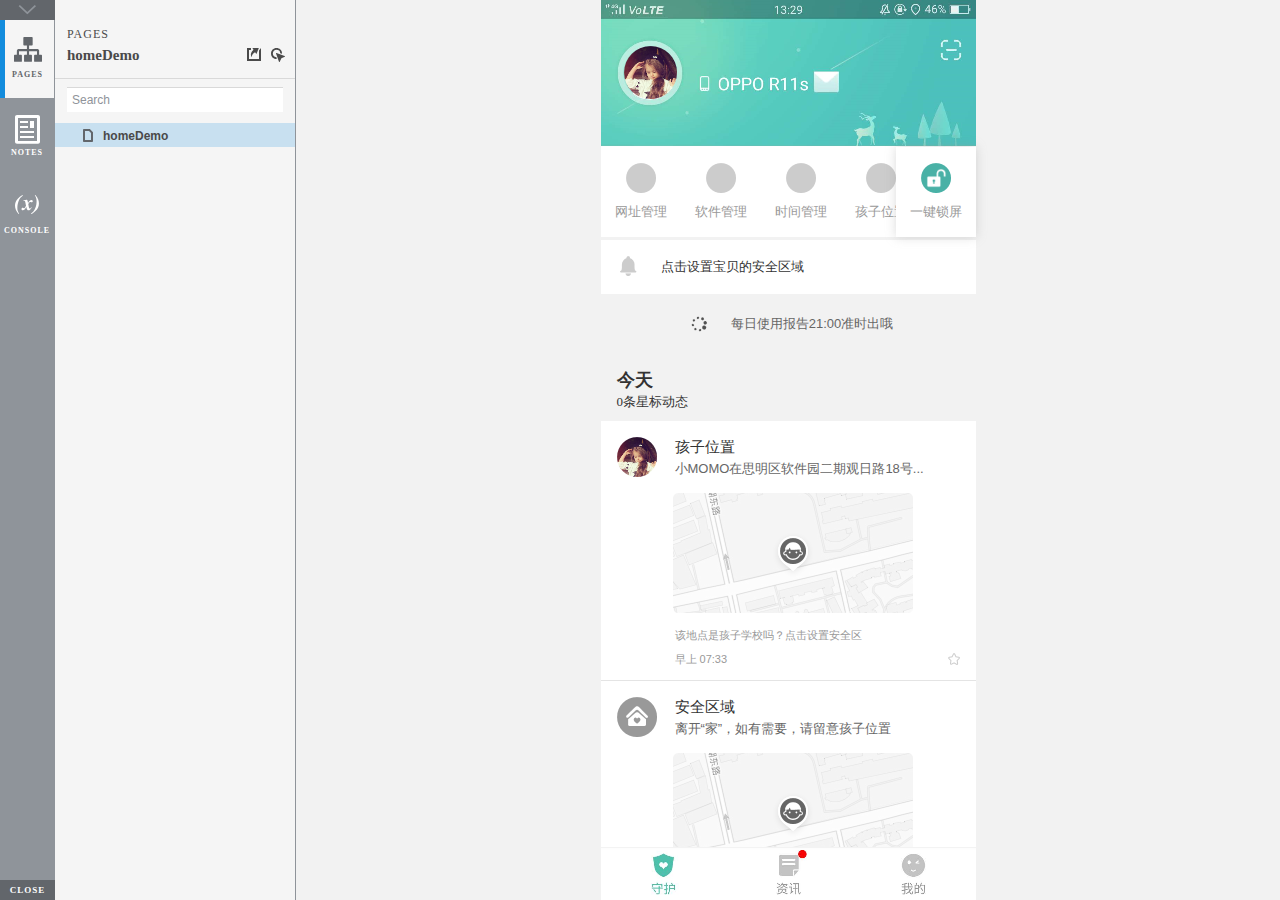
<file: index.html>
<!DOCTYPE html>
<html xmlns="http://www.w3.org/1999/xhtml" xml:lang="en" lang="en">
<head>
    <title>Untitled Document</title>
    <meta http-equiv="X-UA-Compatible" content="IE=edge"/>
    <meta http-equiv="content-type" content="text/html; charset=utf-8" />
    <meta name="viewport" content="width=device-width, initial-scale=1.0" />
    <meta name="apple-mobile-web-app-capable" content="yes" />
    <link type="text/css" href="resources/css/reset.css" rel="Stylesheet" />
    <link type="text/css" href="resources/css/default.css" rel="Stylesheet" />
    <!--<link href='https://fonts.googleapis.com/css?family=Nunito:300' rel='stylesheet' type='text/css'>-->

    <script type="text/javascript">
        if (location.href.toString().indexOf('file://localhost/') == 0) {
            location.href = location.href.toString().replace('file://localhost/', 'file:///');
        }
    </script>

    <!-- 8.0.0.3379 -->
<script src="resources/scripts/jquery-1.7.1.min.js"></script>
<script src="resources/scripts/startPre.js"></script>
<script src="data/document.js"></script>

    <style type="text/css">

#outerContainer {
	width:1000px;
	height:1500px;
}

.vsplitbar {
    width: 3px;
    /*background: #B9B9B9;*/
    border-right: 1px solid #8f949a;
}

.vsplitbar:hover, .vsplitbar.active {
    background: #8f949a;
}

#rightPanel {
    background-color: White;
}

/*#leftPanel {
    min-width: 120px;
}*/

.splitterMask {
   position:absolute;
   top: 0;
   left: 0;
   width: 100%;
   height: 100%;
   overflow: hidden;
   background-image: url(resources/images/transparent.gif);
   z-index: 20000;
}

    </style>
    <script type="text/javascript" language="JavaScript"><!--
        var SITEMAP_COLLAPSE_VAR_NAME = 'c';
        var PLUGIN_VAR_NAME = 'g';
        var FOOTNOTES_VAR_NAME = 'fn';
        var ADAPTIVE_VIEW_VAR_NAME = 'view';
        var lastLeftPanelWidth = 295;
        var toolBarOnly = true;

        // isolate scope
        (function() {
            setUpController();
            
            var configuration = $axure.document.configuration;
            var _settings = {};
            _settings.projectId = configuration.prototypeId;
            _settings.isAxshare = configuration.isAxshare;
            _settings.loadFeedbackPlugin = configuration.loadFeedbackPlugin;
            var cHash = getHashStringVar(SITEMAP_COLLAPSE_VAR_NAME);
            _settings.startCollapsed = cHash == "1";
            if(cHash == "2") closePlayer();
            var gHash = getHashStringVar(PLUGIN_VAR_NAME);
            if(gHash == "") gHash = 1;
            _settings.startPluginGid = gHash;

            $axure.player.settings = _settings;

            $(window).bind('load', function() {
                if(CHROME_5_LOCAL && !$('body').attr('pluginDetected')) {
                    window.location = 'resources/chrome/chrome.html';
                }
            });

            $(document).ready(function() {
                $axure.page.bind('load.start', mainFrame_onload);
                $axure.messageCenter.addMessageListener(messageCenter_message);

                $(document).on('pluginShown', function (event, data) {
                    setVarInCurrentUrlHash('g', data ? data : '');
                });

                $(document).on('pluginCreated', function(event, data) {
                    if($axure.player.settings.startPluginGid == data) {
                        $axure.player.showPlugin(data);
                    }
                });

                if($axure.player.settings.loadFeedbackPlugin) {
                    if($axure.player.settings.isAxshare) {
                        $axure.utils.loadJS('/Scripts/plugins/feedback/feedback8.js');
                    } else {
                        $axure.utils.loadJS('http://share.axure.com/Scripts/plugins/feedback/feedback8.js');
                    }
                }

                if(navigator.userAgent.indexOf("MSIE") >= 0) $('#outerContainer').width('100%');
                initialize();
                if($axure.player.settings.startCollapsed) $('#outerContainer').splitter({ sizeLeft: 0 });
                else $('#outerContainer').splitter({ sizeLeft: lastLeftPanelWidth });
                $('#leftPanel').width(lastLeftPanelWidth);
                
                $(window).resize(function() { resizeContent(); });

                $('#maximizePanelContainer').hide();

                initializeLogo();

                $(window).resize();
                resizeContent();
                
                $axure.player.collapseToBar();

                if($axure.player.settings.startCollapsed) {
                    collapse();
                    $('#leftPanel').width(0);
                }

                if(MOBILE_DEVICE) {
                    $('#interfaceControlFrameMinimizeContainer').height('45px');
                    $('#interfaceControlFrameMinimizeContainer a').height('45px');
                    $('#interfaceControlFrameHeaderContainer').css('margin-top','45px');
                    $('#interfaceControlFrameCloseContainer a').css('padding','10px 0px');
                    $('#maximizePanelContainer').height('45px');//.css('top','inherit').css('bottom','0px');

                    $('body').removeClass('hashover');

                    if(IOS) {
                        $('#rightPanel').css('overflow', 'auto').css('-webkit-overflow-scrolling', 'touch').css('-ms-overflow-x', 'hidden');

                        window.addEventListener("orientationchange", function() {
                            var viewport = document.querySelector("meta[name=viewport]");
                            //so iOS doesn't zoom when switching back to portrait
                            viewport.setAttribute('content', 'width=device-width, initial-scale=1.0, maximum-scale=1.0');
                            viewport.setAttribute('content', 'width=device-width, initial-scale=1.0');
                            resizeContent();
                        }, false);

                        $axure.page.bind('load.start', function() {
                            resizeContent();
                        });
                    }
                }

            });

            function initialize() {
                var legacyQString = getQueryString("Page");
                if (legacyQString.length > 0) {
                    location.href = location.href.substring(0, location.href.indexOf("?")) + "#p=" + legacyQString;
                    return;
                }

                var mainFrame = document.getElementById("mainFrame");
                //if it's local file on safari, test if we can access mainframe after its loaded
                if(SAFARI && document.location.href.indexOf('file://') >= 0) {
                    $(mainFrame).load(function () {
                        var canAccess;
                        try {
                            var mainFrameWindow = mainFrame.contentWindow || mainFrame.contentDocument;
                            mainFrameWindow['safari_file_CORS'] = 'Y';
                            canAccess = mainFrameWindow['safari_file_CORS'] === 'Y';
                        } catch(err) {
                            canAccess = false;
                        }

                        if(!canAccess) window.location = 'resources/chrome/safari.html';
                    });
                }

                mainFrame.contentWindow.location.href = getInitialUrl();
            }

            function initializeLogo() {
                if($axure.document.configuration.logoImagePath) {
                    var image = new Image();
                    image.onload = function() {
                        $('#logoImage').css('max-width', this.width + 'px');
                        $axure.player.resizeContent();
                    };
                    image.src = $axure.document.configuration.logoImagePath;
                
                    $('#interfaceControlFrameLogoImageContainer').html('<img id="logoImage" src="" />');
                    $('#logoImage').attr('src', $axure.document.configuration.logoImagePath).load(function() { resizeContent(); });
                } else $('#interfaceControlFrameLogoImageContainer').hide();

                if ($axure.document.configuration.logoImageCaption) {
                    $('#interfaceControlFrameLogoCaptionContainer').html($axure.document.configuration.logoImageCaption);
                } else $('#interfaceControlFrameLogoCaptionContainer').hide();

                if(!$('#interfaceControlFrameLogoImageContainer').is(':visible') && !$('#interfaceControlFrameLogoCaptionContainer').is(':visible')) {
                    $('#interfaceControlFrameLogoContainer').hide();
                }
            }

            var resizeContent = $axure.player.resizeContent = function() {
                var newHeight = $(window).height();
                var newWidth = $(window).width();

                var controlContainerHeight = newHeight;// - 30;
                if($('#interfaceControlFrameLogoContainer').is(':visible')) controlContainerHeight -= $('#interfaceControlFrameLogoContainer').outerHeight();// + 16;

                $('#outerContainer').height(newHeight).width(newWidth);
                $('.vsplitbar').height(newHeight);
                $('#leftPanel').height(newHeight);
                $('#interfaceControlFrame').height(newHeight);
                $('#interfaceControlFrameContainer').height(newHeight);
                $('#interfaceControlFrameHostContainer').height(controlContainerHeight);

                $('#rightPanel').height(newHeight);
                $('#mainFrame').height(newHeight);

                if($('#leftPanel').is(':visible')) $('#rightPanel').width($(window).width() - $('#leftPanel').width() - 1);// $('.vsplitbar').width());
                else $('#rightPanel').width($(window).width());

                $(document).trigger('ContainerHeightChange',[controlContainerHeight]);

                if(MOBILE_DEVICE) {
                    if(!(getHashStringVar(ADAPTIVE_VIEW_VAR_NAME).length > 0)) $axure.messageCenter.postMessage('setAdaptiveViewForSize', {'width':newWidth, 'height':$('#rightPanel').height()});
                }
            }

            var collapseToBar = $axure.player.collapseToBar = function() {
                lastLeftPanelWidth = $('#leftPanel').width();
                $('#leftPanel').width('55px');
                $('.vsplitbar').hide();
                $('#rightPanel').width($(window).width() - $('#leftPanel').width());
                $(window).resize();
                $('#outerContainer').trigger('resize');
                toolBarOnly = true;
            }

            var expandFromBar = $axure.player.expandFromBar = function() {
                if($('.vsplitbar').is(':visible')) return;

                $('#leftPanel').width(lastLeftPanelWidth);
                $('.vsplitbar').show();
                $('#rightPanel').width($(window).width() - $('#leftPanel').width() - 1);// $('.vsplitbar').width());
                $(window).resize();
                $('#outerContainer').trigger('resize');
                toolBarOnly = false;
            }

        })();

        function messageCenter_message(message, data) {
            if(message == 'expandFrame') expand();
            else if(message == 'getCollapseFrameOnLoad' && $axure.player.settings.startCollapsed && !MOBILE_DEVICE) $axure.messageCenter.postMessage('collapseFrameOnLoad');
        }

        
        function getInitialUrl() {
            var pageName = getHashStringVar("p");
            if(pageName.length > 0) return pageName + ".html";
            else {
                var url = getFirstPageUrl($axure.document.sitemap.rootNodes);
                return (url ? url : "about:blank");
            }
        }

        function getFirstPageUrl(nodes) {
            for (var i = 0; i < nodes.length; i++) {
                var node = nodes[i];
                if (node.url) return node.url;
                else {
                    var hasChildren = (node.children && node.children.length > 0);
                    if (hasChildren) {
                        var url = getFirstPageUrl(node.children);
                        if (url) return url;
                    }
                }
            }
            return null;
        }

        function closePlayer() {
            if($axure.page.location) window.location.href = $axure.page.location;
            else {
                var pageFile = getInitialUrl();
                var currentLocation = window.location.toString();
                window.location.href = currentLocation.substr(0, currentLocation.lastIndexOf("/") + 1) + pageFile;
            }
        }

        function replaceHash(newHash) {
            var currentLocWithoutHash = window.location.toString().split('#')[0];

            //We use replace so that every hash change doesn't get appended to the history stack.
            //We use replaceState in browsers that support it, else replace the location
            if(typeof window.history.replaceState != 'undefined') {
                try {
                    //Chrome 45 (Version 45.0.2454.85 m) started throwing an error here when generated locally (this only happens with sitemap open) which broke all interactions.
                    //try catch breaks the url adjusting nicely when the sitemap is open, but all interactions and forward and back buttons work.
                    //Uncaught SecurityError: Failed to execute 'replaceState' on 'History': A history state object with URL 'file:///C:/Users/Ian/Documents/Axure/HTML/Untitled/start.html#p=home' cannot be created in a document with origin 'null'.
                    window.history.replaceState(null, null, currentLocWithoutHash + newHash);
                } catch(ex) {}
            } else {
                window.location.replace(currentLocWithoutHash + newHash);
            }
        }

        function collapse() {
            setVarInCurrentUrlHash('c', 1);
            if(!toolBarOnly) lastLeftPanelWidth = $('#leftPanel').width();

            $('#maximizePanelContainer').show();
            $('#leftPanel').hide();
            $('.vsplitbar').hide();
            $('#rightPanel').width($(window).width());
            $(window).resize();
            $('#outerContainer').trigger('resize');

            $(document).trigger('sidebarCollapse');

            if(MOBILE_DEVICE) {
                $('#maximizePanelContainer').animate({
                    top:$('#rightPanel').height() - $('#maximizePanelContainer').height()
                }, 300, 'swing', function() {
                    $('#maximizePanelContainer').css('top', 'inherit').css('bottom', '0px');
                });
            }
        }

        function expand() {
            if(MOBILE_DEVICE) {
                $('#maximizePanelContainer').css('top', '0px').css('bottom', 'inherit');
            }

            deleteVarFromCurrentUrlHash('c');
            $('#maximizePanelContainer').hide();
            $('#leftPanel').width(lastLeftPanelWidth);
            $('#leftPanel').show();
            if(!toolBarOnly) {
                $('.vsplitbar').show();
                $('#rightPanel').width($(window).width() - $('#leftPanel').width() - 1);
            } else {
                $axure.player.collapseToBar();
            }
            $(window).resize();
            $('#outerContainer').trigger('resize');

            $(document).trigger('sidebarExpanded');
        }


        function mainFrame_onload() {
            if($axure.page.pageName) document.title = $axure.page.pageName;
        }

        function getQueryString(query) {
            var qstring = self.location.href.split("?");
            if(qstring.length < 2) return "";
            return GetParameter(qstring, query);
        }
        
        function GetParameter(qstring, query) {
            var prms = qstring[1].split("&");
            var frmelements = new Array();
            var currprmeter, querystr = "";

            for(var i = 0; i < prms.length; i++) {
                currprmeter = prms[i].split("=");
                frmelements[i] = new Array();
                frmelements[i][0] = currprmeter[0];
                frmelements[i][1] = currprmeter[1];
            }

            for(j = 0; j < frmelements.length; j++) {
                if(frmelements[j][0].toLowerCase() == query.toLowerCase()) {
                    querystr = frmelements[j][1];
                    break;
                }
            }
            return querystr;
        }
        
        function getHashStringVar(query) {
            var qstring = self.location.href.split("#");
            if(qstring.length < 2) return "";
            return GetParameter(qstring, query);
        }

        function setHashStringVar(currentHash, varName, varVal) {
            var varWithEqual = varName + '=';
            var poundVarWithEqual = varVal === '' ? '' :  '#' + varName + '=' + varVal;
            var ampVarWithEqual = varVal === '' ? '' :  '&' + varName + '=' + varVal;
            var hashToSet = '';

            var pageIndex = currentHash.indexOf('#' + varWithEqual);
            if(pageIndex == -1) pageIndex = currentHash.indexOf('&' + varWithEqual);
            if(pageIndex != -1) {
                var newHash = currentHash.substring(0, pageIndex);

                newHash = newHash == '' ? poundVarWithEqual : newHash + ampVarWithEqual;

                var ampIndex = currentHash.indexOf('&', pageIndex + 1);
                if(ampIndex != -1) {
                    newHash = newHash == '' ? '#' + currentHash.substring(ampIndex + 1) : newHash + currentHash.substring(ampIndex);
                }
                hashToSet = newHash;
            } else if(currentHash.indexOf('#') != -1) {
                hashToSet = currentHash + ampVarWithEqual;
            } else {
                hashToSet = poundVarWithEqual;
            }

            if(hashToSet != '' || varVal == '') {
                return hashToSet;
            }

            return null;
        }

        function setVarInCurrentUrlHash(varName, varVal) {
            var newHash = setHashStringVar(window.location.hash, varName, varVal);

            if(newHash != null) {
                replaceHash(newHash);
            }
        }

        function deleteHashStringVar(currentHash, varName) {
            var varWithEqual = varName + '=';

            var pageIndex = currentHash.indexOf('#' + varWithEqual);
            if(pageIndex == -1) pageIndex = currentHash.indexOf('&' + varWithEqual);
            if(pageIndex != -1) {
                var newHash = currentHash.substring(0, pageIndex);

                var ampIndex = currentHash.indexOf('&', pageIndex + 1);

                //IF begin of string....if none blank, ELSE # instead of & and rest
                //IF in string....prefix + if none blank, ELSE &-rest
                if(newHash == '') { //beginning of string
                    newHash = ampIndex != -1 ? '#' + currentHash.substring(ampIndex + 1) : '';
                } else { //somewhere in the middle
                    newHash = newHash + (ampIndex != -1 ? currentHash.substring(ampIndex) : '');
                }

                return newHash;
            }

            return null;
        }

        function deleteVarFromCurrentUrlHash(varName) {
            var newHash = deleteHashStringVar(window.location.hash, varName);

            if(newHash != null) {
                replaceHash(newHash);
            }
        }
    --></script>
    
    <link type="text/css" rel="Stylesheet" href="plugins/sitemap/styles/sitemap.css" />
    <link type="text/css" rel="Stylesheet" href="plugins/page_notes/styles/page_notes.css" />
    <link type="text/css" rel="Stylesheet" href="plugins/debug/styles/debug.css" />
    <script src="resources/scripts/startPost.js"></script>


    <!--<link type="text/css" rel="Stylesheet" href="plugins/recordplay/styles/recordplay.css" />
    <script type="text/javascript" src="plugins/recordplay/recordplay.js"></script>-->
    

</head>
<body scroll="no" class="hashover">
    <div id="outerContainer">

        <div id="leftPanel">
            <div id="interfaceControlFrame">
                <div id="interfaceControlFrameMinimizeContainer">
                    <a title="Collapse" id="interfaceControlFrameMinimizeButton" onclick="collapse();">&nbsp;</a>
                </div>
                <div id="interfaceControlFrameHeaderContainer">
                    <ul id="interfaceControlFrameHeader"></ul>
                </div>
                <div id="interfaceControlFrameContainer">
                    <div id="interfaceControlFrameLogoContainer">
                        <div id="interfaceControlFrameLogoImageContainer"></div>
                        <div id="interfaceControlFrameLogoCaptionContainer"></div>
                    </div>
                    <div id="interfaceControlFrameHostContainer">
                    </div>
                </div>
                <div id="interfaceControlFrameCloseContainer">
                    <a title="Close" id="interfaceControlFrameCloseButton" onclick="closePlayer();">CLOSE</a>
                </div>
            </div>
        </div>
        <div id="rightPanel">
            <iframe id="mainFrame" name="mainFrame" width="100%" height="100%" src="" frameborder="0" style="display: block;" webkitallowfullscreen mozallowfullscreen allowfullscreen></iframe>
        </div>

    </div>

    <div id="maximizePanelContainer">
        <iframe id="expandFrame" src="resources/expand.html" width="100%" height="100%" scrolling="no" allowtransparency="true" frameborder="0"></iframe>
    </div>

</body>
</html>
</file>
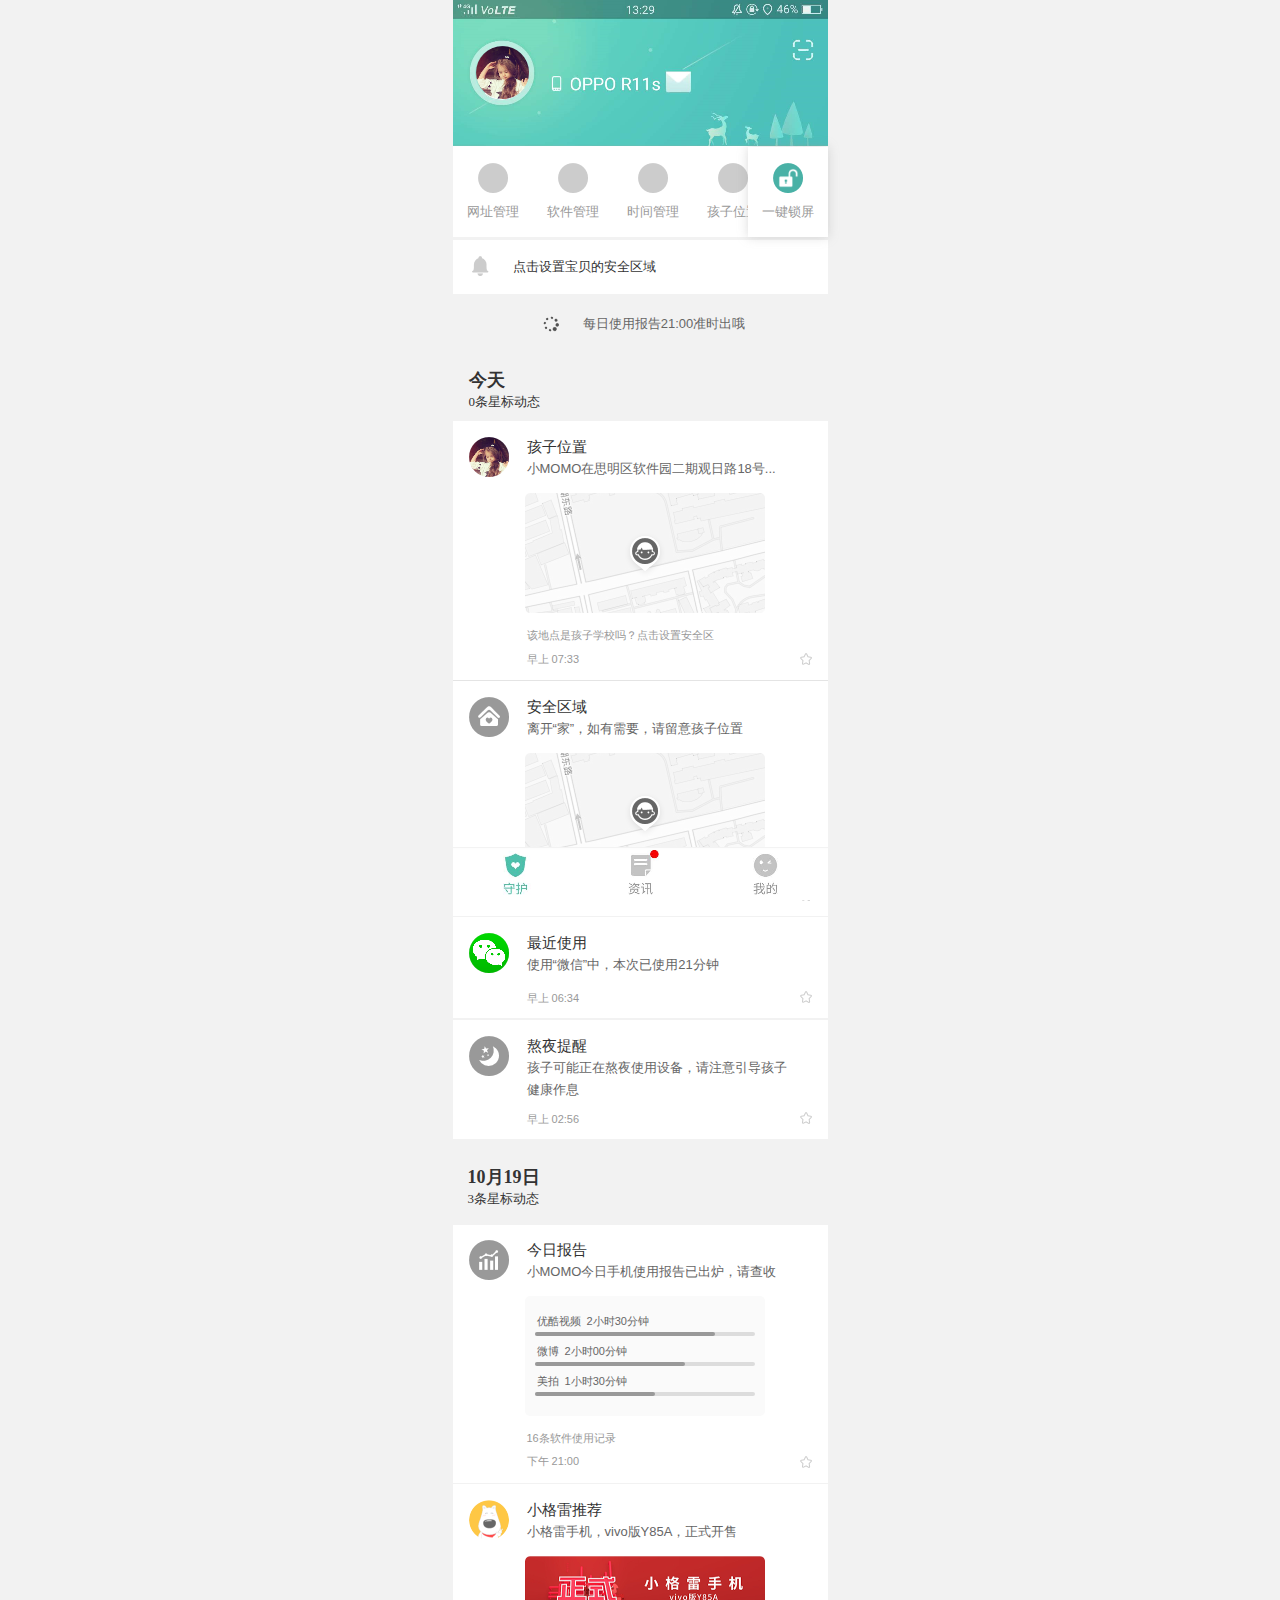
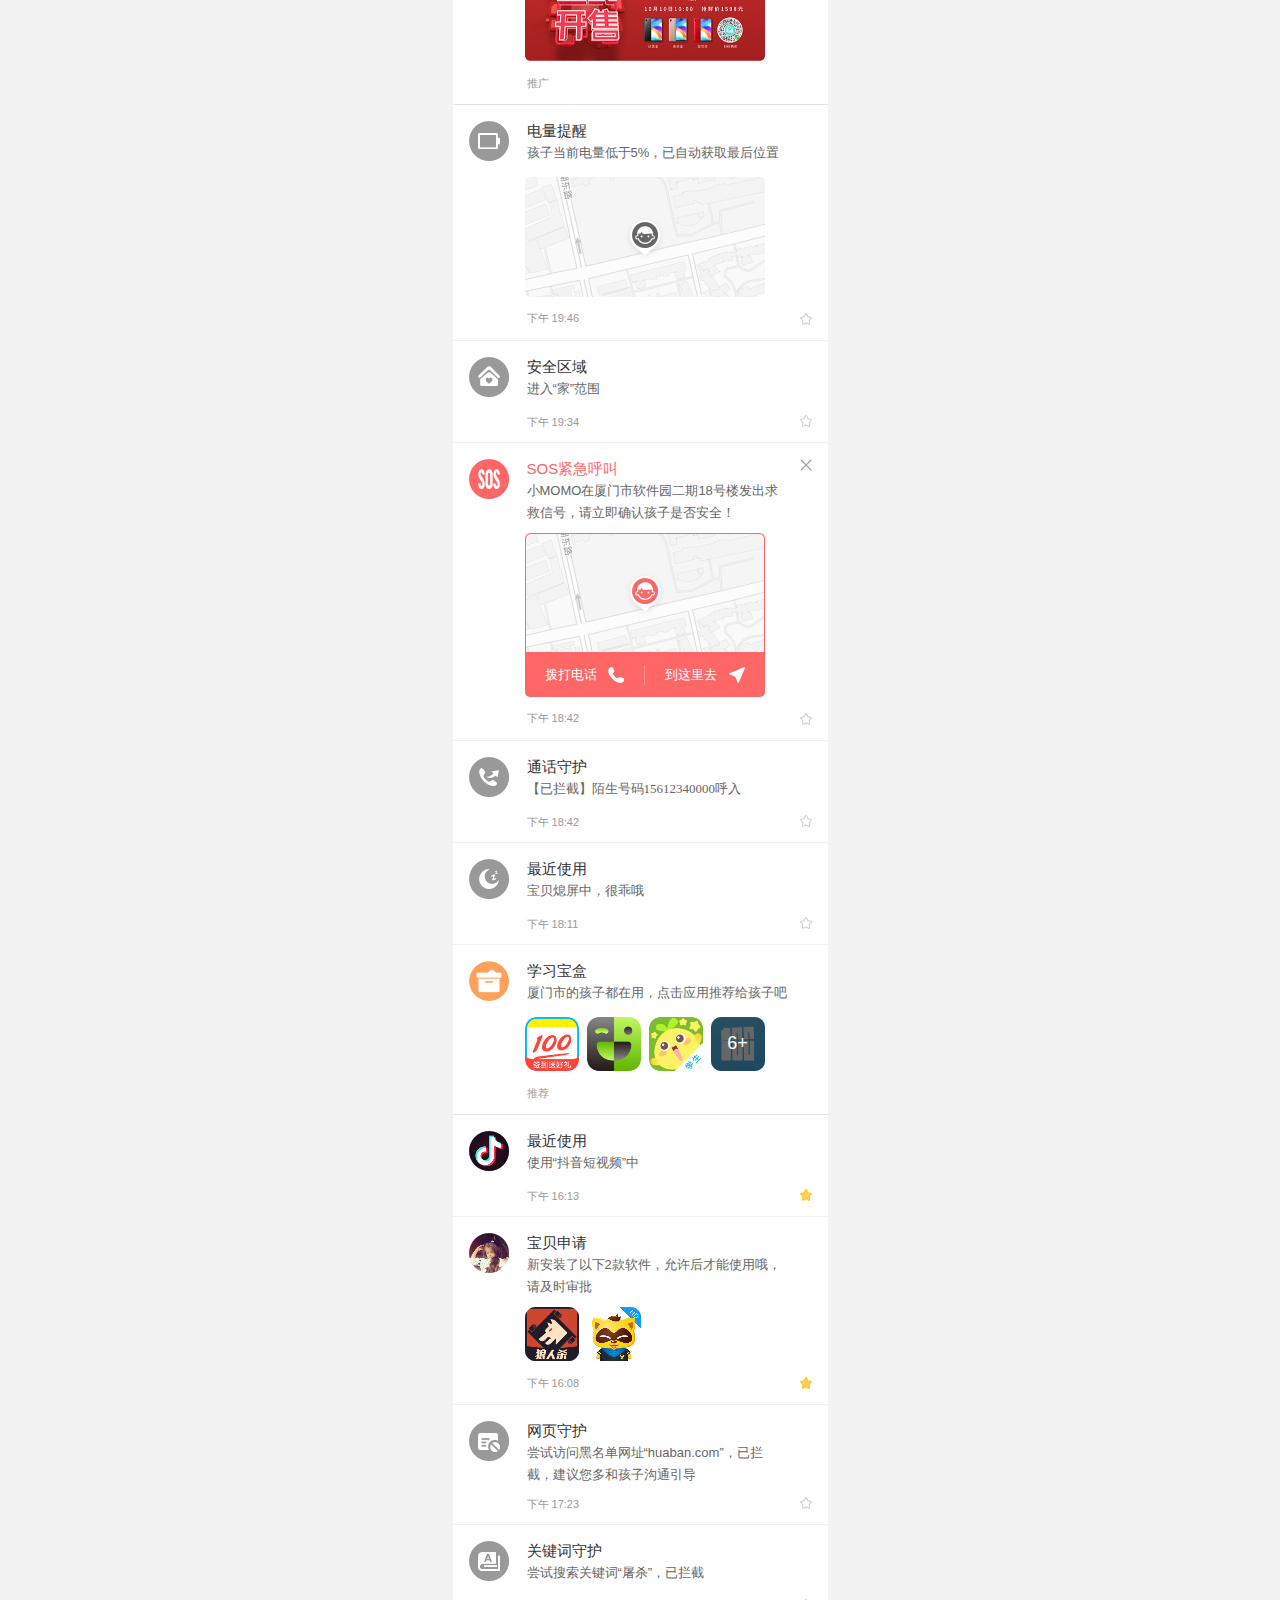
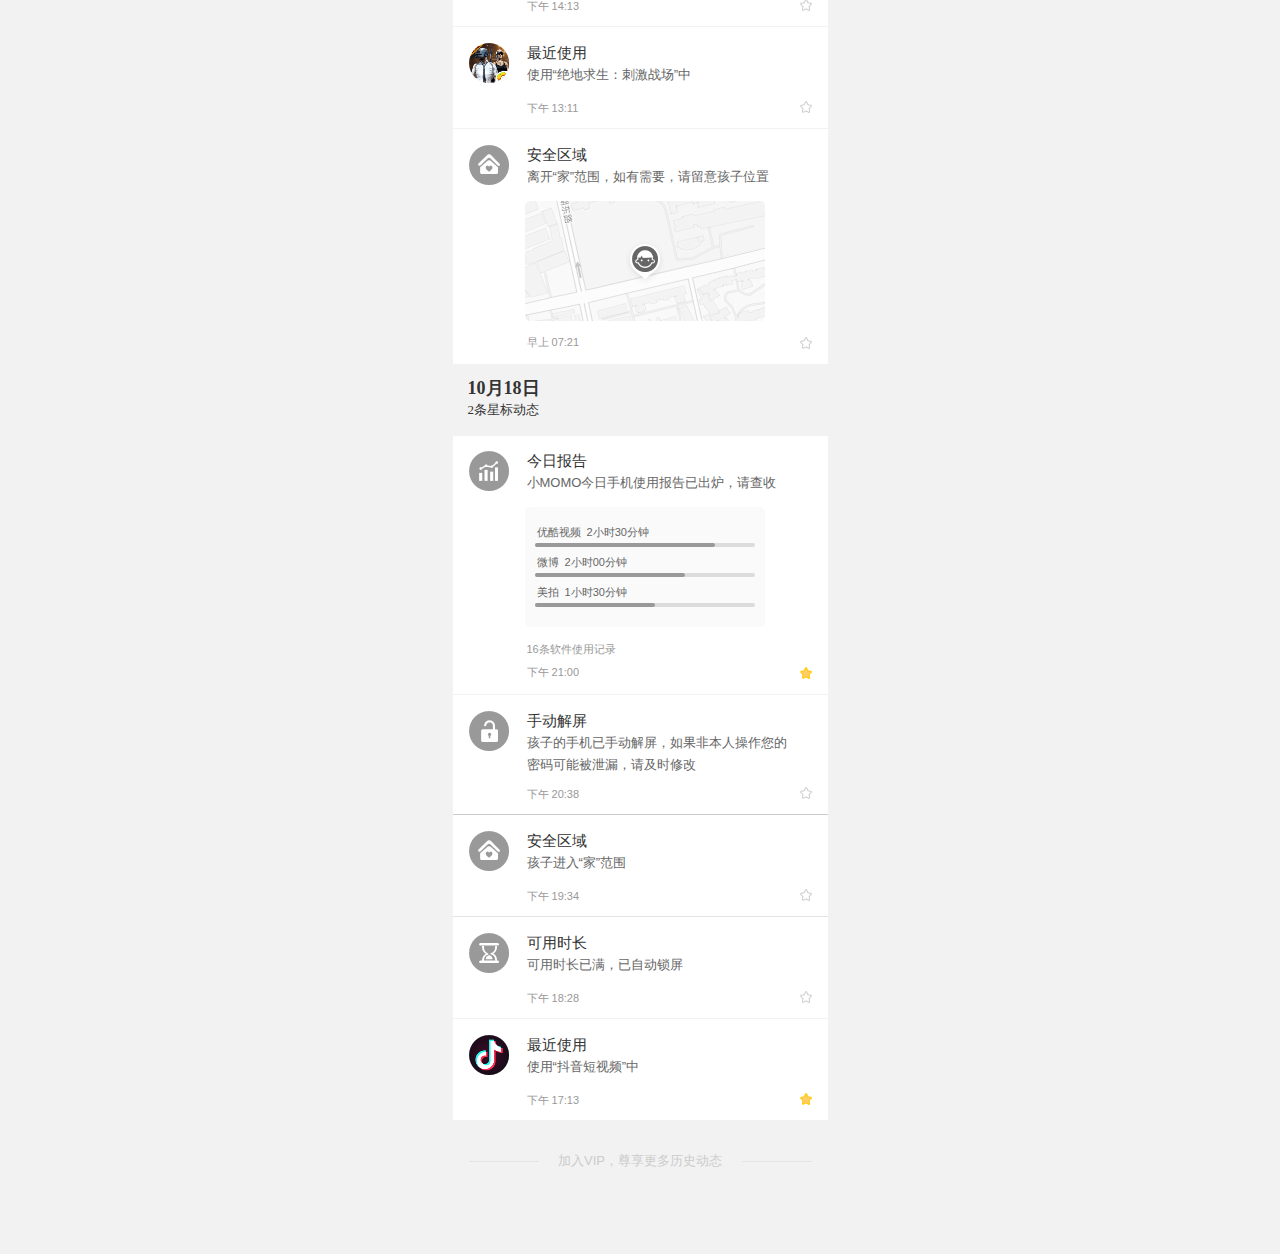
<file: homedemo.html>
﻿<!DOCTYPE html>
<html>
  <head>
    <title>homeDemo</title>
    <meta http-equiv="X-UA-Compatible" content="IE=edge"/>
    <meta http-equiv="content-type" content="text/html; charset=utf-8"/>
    <meta name="viewport" content="width=375, height=667, minimum-scale=0.5, maximum-scale=2.0, user-scalable=no"/>
    <meta name="apple-mobile-web-app-capable" content="yes"/>
    <link href="resources/css/jquery-ui-themes.css" type="text/css" rel="stylesheet"/>
    <link href="resources/css/axure_rp_page.css" type="text/css" rel="stylesheet"/>
    <link href="data/styles.css" type="text/css" rel="stylesheet"/>
    <link href="files/homedemo/styles.css" type="text/css" rel="stylesheet"/>
    <script src="resources/scripts/jquery-1.7.1.min.js"></script>
    <script src="resources/scripts/jquery-ui-1.8.10.custom.min.js"></script>
    <script src="resources/scripts/prototypePre.js"></script>
    <script src="data/document.js"></script>
    <script src="resources/scripts/prototypePost.js"></script>
    <script src="files/homedemo/data.js"></script>
    <script type="text/javascript">
      $axure.utils.getTransparentGifPath = function() { return 'resources/images/transparent.gif'; };
      $axure.utils.getOtherPath = function() { return 'resources/Other.html'; };
      $axure.utils.getReloadPath = function() { return 'resources/reload.html'; };
    </script>
  </head>
  <body>
    <div id="base" class="">

      <!-- 内容区 (动态面板) -->
      <div id="u0" class="ax_default" data-label="内容区">
        <div id="u0_state0" class="panel_state" data-label="State1" style="">
          <div id="u0_state0_content" class="panel_state_content">

            <!-- Unnamed (组 合) -->
            <div id="u1" class="ax_default" data-left="0" data-top="0" data-width="375" data-height="4100">

              <!-- Unnamed (矩形) -->
              <div id="u2" class="ax_default box_2">
                <div id="u2_div" class=""></div>
              </div>

              <!-- Unnamed (组 合) -->
              <div id="u3" class="ax_default" data-left="0" data-top="2975" data-width="375" data-height="236">

                <!-- Unnamed (矩形) -->
                <div id="u4" class="ax_default box_2">
                  <div id="u4_div" class=""></div>
                </div>

                <!-- Unnamed (图片) -->
                <div id="u5" class="ax_default _图片">
                  <img id="u5_img" class="img " src="images/homedemo/u5.png"/>
                </div>

                <!-- Unnamed (矩形) -->
                <div id="u6" class="ax_default box_2">
                  <div id="u6_div" class=""></div>
                </div>

                <!-- Unnamed (矩形) -->
                <div id="u7" class="ax_default box_2">
                  <div id="u7_div" class=""></div>
                  <div id="u7_text" class="text ">
                    <p style="font-size:15px;"><span>安全区域</span></p><p style="font-size:13px;"><span style="color:#666666;">离开“家”范围，如有需要，请留意孩子位置</span></p>
                  </div>
                </div>

                <!-- Unnamed (椭圆形) -->
                <div id="u8" class="ax_default box_3">
                  <img id="u8_img" class="img " src="images/homedemo/u8.png"/>
                </div>

                <!-- Unnamed (组 合) -->
                <div id="u9" class="ax_default" data-left="0" data-top="0" data-width="0" data-height="0">
                </div>

                <!-- Unnamed (矩形) -->
                <div id="u10" class="ax_default box_2">
                  <div id="u10_div" class=""></div>
                  <div id="u10_text" class="text ">
                    <p><span>早上 07:21</span></p>
                  </div>
                </div>

                <!-- Unnamed (组 合) -->
                <div id="u11" class="ax_default" data-left="25" data-top="3000" data-width="22" data-height="20">

                  <!-- Unnamed (形状) -->
                  <div id="u12" class="ax_default icon">
                    <img id="u12_img" class="img " src="images/homedemo/u12.png"/>
                  </div>

                  <!-- Unnamed (形状) -->
                  <div id="u13" class="ax_default icon">
                    <img id="u13_img" class="img " src="images/homedemo/u13.png"/>
                  </div>
                </div>

                <!-- Unnamed (标记按钮) -->

                <!-- 收藏 (动态面板) -->
                <div id="u15" class="ax_default" data-label="收藏">
                  <div id="u15_state0" class="panel_state" data-label="State1" style="">
                    <div id="u15_state0_content" class="panel_state_content">

                      <!-- Unnamed (矩形) -->
                      <div id="u16" class="ax_default box_2">
                        <div id="u16_div" class=""></div>
                      </div>

                      <!-- Unnamed (形状) -->
                      <div id="u17" class="ax_default _形状">
                        <img id="u17_img" class="img " src="images/homedemo/u17.png"/>
                      </div>
                    </div>
                  </div>
                  <div id="u15_state1" class="panel_state" data-label="State2" style="visibility: hidden;">
                    <div id="u15_state1_content" class="panel_state_content">

                      <!-- Unnamed (矩形) -->
                      <div id="u18" class="ax_default box_2">
                        <div id="u18_div" class=""></div>
                      </div>

                      <!-- Unnamed (形状) -->
                      <div id="u19" class="ax_default _形状">
                        <img id="u19_img" class="img " src="images/homedemo/u19.png"/>
                      </div>
                    </div>
                  </div>
                </div>

                <!-- Unnamed (组 合) -->
                <div id="u20" class="ax_default" data-left="177" data-top="3090" data-width="30" data-height="35">

                  <!-- Unnamed (形状) -->
                  <div id="u21" class="ax_default box_2">
                    <img id="u21_img" class="img " src="images/homedemo/u21.png"/>
                  </div>

                  <!-- Unnamed (正水滴形) -->
                  <div id="u22" class="ax_default box_2">
                    <img id="u22_img" class="img " src="images/homedemo/u22.png"/>
                  </div>

                  <!-- Unnamed (椭圆形) -->
                  <div id="u23" class="ax_default ellipse">
                    <img id="u23_img" class="img " src="images/homedemo/u23.png"/>
                  </div>

                  <!-- Unnamed (形状) -->
                  <div id="u24" class="ax_default icon">
                    <img id="u24_img" class="img " src="images/homedemo/u24.png"/>
                  </div>
                </div>
              </div>

              <!-- Unnamed (组 合) -->
              <div id="u25" class="ax_default" data-left="0" data-top="2873" data-width="375" data-height="102">

                <!-- Unnamed (矩形) -->
                <div id="u26" class="ax_default box_2">
                  <div id="u26_div" class=""></div>
                </div>

                <!-- Unnamed (矩形) -->
                <div id="u27" class="ax_default box_2">
                  <div id="u27_div" class=""></div>
                </div>

                <!-- Unnamed (矩形) -->
                <div id="u28" class="ax_default box_2">
                  <div id="u28_div" class=""></div>
                  <div id="u28_text" class="text ">
                    <p style="font-size:15px;"><span style="font-family:'PingFang SC Regular', 'PingFang SC';">最近使用</span></p><p style="font-size:13px;"><span style="font-family:'PingFang SC Regular', 'PingFang SC';color:#666666;">使用</span><span style="font-family:'Arial Normal', 'Arial';color:#666666;">“</span><span style="font-family:'PingFang SC Regular', 'PingFang SC';color:#666666;">绝地求生：刺激战场</span><span style="font-family:'Arial Normal', 'Arial';color:#666666;">”</span><span style="font-family:'PingFang SC Regular', 'PingFang SC';color:#666666;">中</span></p>
                  </div>
                </div>

                <!-- Unnamed (椭圆形) -->
                <div id="u29" class="ax_default box_3">
                  <img id="u29_img" class="img " src="images/homedemo/u29.png"/>
                </div>

                <!-- Unnamed (组 合) -->
                <div id="u30" class="ax_default" data-left="0" data-top="0" data-width="0" data-height="0">
                </div>

                <!-- Unnamed (矩形) -->
                <div id="u31" class="ax_default box_2">
                  <div id="u31_div" class=""></div>
                  <div id="u31_text" class="text ">
                    <p><span>下午 13:11</span></p>
                  </div>
                </div>

                <!-- Unnamed (标记按钮) -->

                <!-- 收藏 (动态面板) -->
                <div id="u33" class="ax_default" data-label="收藏">
                  <div id="u33_state0" class="panel_state" data-label="State1" style="">
                    <div id="u33_state0_content" class="panel_state_content">

                      <!-- Unnamed (矩形) -->
                      <div id="u34" class="ax_default box_2">
                        <div id="u34_div" class=""></div>
                      </div>

                      <!-- Unnamed (形状) -->
                      <div id="u35" class="ax_default _形状">
                        <img id="u35_img" class="img " src="images/homedemo/u17.png"/>
                      </div>
                    </div>
                  </div>
                  <div id="u33_state1" class="panel_state" data-label="State2" style="visibility: hidden;">
                    <div id="u33_state1_content" class="panel_state_content">

                      <!-- Unnamed (矩形) -->
                      <div id="u36" class="ax_default box_2">
                        <div id="u36_div" class=""></div>
                      </div>

                      <!-- Unnamed (形状) -->
                      <div id="u37" class="ax_default _形状">
                        <img id="u37_img" class="img " src="images/homedemo/u19.png"/>
                      </div>
                    </div>
                  </div>
                </div>

                <!-- Unnamed (图片) -->
                <div id="u38" class="ax_default _图片">
                  <img id="u38_img" class="img " src="images/homedemo/u38.png"/>
                </div>
              </div>

              <!-- Unnamed (组 合) -->
              <div id="u39" class="ax_default" data-left="0" data-top="2771" data-width="375" data-height="102">

                <!-- Unnamed (矩形) -->
                <div id="u40" class="ax_default box_2">
                  <div id="u40_div" class=""></div>
                </div>

                <!-- Unnamed (矩形) -->
                <div id="u41" class="ax_default box_2">
                  <div id="u41_div" class=""></div>
                </div>

                <!-- Unnamed (矩形) -->
                <div id="u42" class="ax_default box_2">
                  <div id="u42_div" class=""></div>
                  <div id="u42_text" class="text ">
                    <p style="font-size:15px;"><span>关键词守护</span></p><p style="font-size:13px;"><span style="color:#666666;">尝试搜索关键词“屠杀”，已拦截</span></p>
                  </div>
                </div>

                <!-- Unnamed (椭圆形) -->
                <div id="u43" class="ax_default box_3">
                  <img id="u43_img" class="img " src="images/homedemo/u8.png"/>
                </div>

                <!-- Unnamed (组 合) -->
                <div id="u44" class="ax_default" data-left="0" data-top="0" data-width="0" data-height="0">
                </div>

                <!-- Unnamed (矩形) -->
                <div id="u45" class="ax_default box_2">
                  <div id="u45_div" class=""></div>
                  <div id="u45_text" class="text ">
                    <p><span>下午 14:13</span></p>
                  </div>
                </div>

                <!-- Unnamed (标记按钮) -->

                <!-- 收藏 (动态面板) -->
                <div id="u47" class="ax_default" data-label="收藏">
                  <div id="u47_state0" class="panel_state" data-label="State1" style="">
                    <div id="u47_state0_content" class="panel_state_content">

                      <!-- Unnamed (矩形) -->
                      <div id="u48" class="ax_default box_2">
                        <div id="u48_div" class=""></div>
                      </div>

                      <!-- Unnamed (形状) -->
                      <div id="u49" class="ax_default _形状">
                        <img id="u49_img" class="img " src="images/homedemo/u17.png"/>
                      </div>
                    </div>
                  </div>
                  <div id="u47_state1" class="panel_state" data-label="State2" style="visibility: hidden;">
                    <div id="u47_state1_content" class="panel_state_content">

                      <!-- Unnamed (矩形) -->
                      <div id="u50" class="ax_default box_2">
                        <div id="u50_div" class=""></div>
                      </div>

                      <!-- Unnamed (形状) -->
                      <div id="u51" class="ax_default _形状">
                        <img id="u51_img" class="img " src="images/homedemo/u19.png"/>
                      </div>
                    </div>
                  </div>
                </div>

                <!-- Unnamed (组 合) -->
                <div id="u52" class="ax_default" data-left="25" data-top="2798" data-width="22" data-height="19">

                  <!-- Unnamed (形状) -->
                  <div id="u53" class="ax_default _形状">
                    <img id="u53_img" class="img " src="images/homedemo/u53.png"/>
                  </div>

                  <!-- Unnamed (形状) -->
                  <div id="u54" class="ax_default _形状">
                    <img id="u54_img" class="img " src="images/homedemo/u54.png"/>
                  </div>

                  <!-- Unnamed (形状) -->
                  <div id="u55" class="ax_default _形状">
                    <img id="u55_img" class="img " src="images/homedemo/u55.png"/>
                  </div>
                </div>
              </div>

              <!-- Unnamed (组 合) -->
              <div id="u56" class="ax_default" data-left="0" data-top="2651" data-width="375" data-height="120">

                <!-- Unnamed (矩形) -->
                <div id="u57" class="ax_default box_2">
                  <div id="u57_div" class=""></div>
                </div>

                <!-- Unnamed (矩形) -->
                <div id="u58" class="ax_default box_2">
                  <div id="u58_div" class=""></div>
                </div>

                <!-- Unnamed (矩形) -->
                <div id="u59" class="ax_default box_2">
                  <div id="u59_div" class=""></div>
                  <div id="u59_text" class="text ">
                    <p style="font-size:15px;"><span>网页守护</span></p><p style="font-size:13px;"><span style="color:#666666;">尝试访问黑名单网址“huaban.com”，已拦截，建议您多和孩子沟通引导</span></p>
                  </div>
                </div>

                <!-- Unnamed (椭圆形) -->
                <div id="u60" class="ax_default box_3">
                  <img id="u60_img" class="img " src="images/homedemo/u8.png"/>
                </div>

                <!-- Unnamed (组 合) -->
                <div id="u61" class="ax_default" data-left="0" data-top="0" data-width="0" data-height="0">
                </div>

                <!-- Unnamed (矩形) -->
                <div id="u62" class="ax_default box_2">
                  <div id="u62_div" class=""></div>
                  <div id="u62_text" class="text ">
                    <p><span>下午 17:23</span></p>
                  </div>
                </div>

                <!-- Unnamed (标记按钮) -->

                <!-- 收藏 (动态面板) -->
                <div id="u64" class="ax_default" data-label="收藏">
                  <div id="u64_state0" class="panel_state" data-label="State1" style="">
                    <div id="u64_state0_content" class="panel_state_content">

                      <!-- Unnamed (矩形) -->
                      <div id="u65" class="ax_default box_2">
                        <div id="u65_div" class=""></div>
                      </div>

                      <!-- Unnamed (形状) -->
                      <div id="u66" class="ax_default _形状">
                        <img id="u66_img" class="img " src="images/homedemo/u17.png"/>
                      </div>
                    </div>
                  </div>
                  <div id="u64_state1" class="panel_state" data-label="State2" style="visibility: hidden;">
                    <div id="u64_state1_content" class="panel_state_content">

                      <!-- Unnamed (矩形) -->
                      <div id="u67" class="ax_default box_2">
                        <div id="u67_div" class=""></div>
                      </div>

                      <!-- Unnamed (形状) -->
                      <div id="u68" class="ax_default _形状">
                        <img id="u68_img" class="img " src="images/homedemo/u19.png"/>
                      </div>
                    </div>
                  </div>
                </div>

                <!-- Unnamed (组 合) -->
                <div id="u69" class="ax_default" data-left="25" data-top="2679" data-width="22" data-height="19">

                  <!-- Unnamed (形状) -->
                  <div id="u70" class="ax_default _形状">
                    <img id="u70_img" class="img " src="images/homedemo/u70.png"/>
                  </div>

                  <!-- Unnamed (形状) -->
                  <div id="u71" class="ax_default _形状">
                    <img id="u71_img" class="img " src="images/homedemo/u71.png"/>
                  </div>
                </div>
              </div>

              <!-- Unnamed (组 合) -->
              <div id="u72" class="ax_default" data-left="0" data-top="2463" data-width="375" data-height="188">

                <!-- Unnamed (矩形) -->
                <div id="u73" class="ax_default box_2">
                  <div id="u73_div" class=""></div>
                </div>

                <!-- Unnamed (矩形) -->
                <div id="u74" class="ax_default box_2">
                  <div id="u74_div" class=""></div>
                </div>

                <!-- Unnamed (矩形) -->
                <div id="u75" class="ax_default box_2">
                  <div id="u75_div" class=""></div>
                  <div id="u75_text" class="text ">
                    <p style="font-size:15px;"><span>宝贝申请</span></p><p style="font-size:13px;"><span style="color:#666666;">新安装了以下2款软件，允许后才能使用哦，请及时审批</span></p>
                  </div>
                </div>

                <!-- Unnamed (矩形) -->
                <div id="u76" class="ax_default box_2">
                  <div id="u76_div" class=""></div>
                  <div id="u76_text" class="text ">
                    <p><span>下午 16:08</span></p>
                  </div>
                </div>

                <!-- Unnamed (组 合) -->
                <div id="u77" class="ax_default" data-left="72" data-top="2553" data-width="116" data-height="54">

                  <!-- Unnamed (图片) -->
                  <div id="u78" class="ax_default _图片">
                    <img id="u78_img" class="img " src="images/homedemo/u78.png"/>
                  </div>

                  <!-- Unnamed (图片) -->
                  <div id="u79" class="ax_default _图片">
                    <img id="u79_img" class="img " src="images/homedemo/u79.png"/>
                  </div>
                </div>

                <!-- Unnamed (图片) -->
                <div id="u80" class="ax_default _图片">
                  <img id="u80_img" class="img " src="images/homedemo/u80.png"/>
                </div>

                <!-- Unnamed (标记按钮 （已收藏）) -->

                <!-- Unnamed (矩形) -->
                <div id="u82" class="ax_default box_2">
                  <div id="u82_div" class=""></div>
                </div>

                <!-- Unnamed (组 合) -->
                <div id="u83" class="ax_default" data-left="31" data-top="16" data-width="13" data-height="12">

                  <!-- Unnamed (形状) -->
                  <div id="u84" class="ax_default _形状">
                    <img id="u84_img" class="img " src="images/homedemo/u84.png"/>
                  </div>
                </div>

                <!-- Unnamed (形状) -->
                <div id="u85" class="ax_default _形状">
                  <img id="u85_img" class="img " src="images/homedemo/u85.png"/>
                </div>
              </div>

              <!-- Unnamed (组 合) -->
              <div id="u86" class="ax_default" data-left="0" data-top="2361" data-width="375" data-height="102">

                <!-- Unnamed (矩形) -->
                <div id="u87" class="ax_default box_2">
                  <div id="u87_div" class=""></div>
                </div>

                <!-- Unnamed (矩形) -->
                <div id="u88" class="ax_default box_2">
                  <div id="u88_div" class=""></div>
                </div>

                <!-- Unnamed (矩形) -->
                <div id="u89" class="ax_default box_2">
                  <div id="u89_div" class=""></div>
                  <div id="u89_text" class="text ">
                    <p style="font-size:15px;"><span style="font-family:'PingFang SC Regular', 'PingFang SC';">最近使用</span></p><p style="font-size:13px;"><span style="font-family:'PingFang SC Regular', 'PingFang SC';color:#666666;">使用</span><span style="font-family:'Arial Normal', 'Arial';color:#666666;">“</span><span style="font-family:'PingFang SC Regular', 'PingFang SC';color:#666666;">抖音短视频</span><span style="font-family:'Arial Normal', 'Arial';color:#666666;">”</span><span style="font-family:'PingFang SC Regular', 'PingFang SC';color:#666666;">中</span></p>
                  </div>
                </div>

                <!-- Unnamed (椭圆形) -->
                <div id="u90" class="ax_default box_3">
                  <img id="u90_img" class="img " src="images/homedemo/u29.png"/>
                </div>

                <!-- Unnamed (矩形) -->
                <div id="u91" class="ax_default box_2">
                  <div id="u91_div" class=""></div>
                  <div id="u91_text" class="text ">
                    <p><span>下午 16:13</span></p>
                  </div>
                </div>

                <!-- Unnamed (图片) -->
                <div id="u92" class="ax_default _图片">
                  <img id="u92_img" class="img " src="images/homedemo/u92.png"/>
                </div>

                <!-- Unnamed (标记按钮 （已收藏）) -->

                <!-- Unnamed (矩形) -->
                <div id="u94" class="ax_default box_2">
                  <div id="u94_div" class=""></div>
                </div>

                <!-- Unnamed (组 合) -->
                <div id="u95" class="ax_default" data-left="31" data-top="16" data-width="13" data-height="12">

                  <!-- Unnamed (形状) -->
                  <div id="u96" class="ax_default _形状">
                    <img id="u96_img" class="img " src="images/homedemo/u84.png"/>
                  </div>
                </div>

                <!-- Unnamed (形状) -->
                <div id="u97" class="ax_default _形状">
                  <img id="u97_img" class="img " src="images/homedemo/u85.png"/>
                </div>
              </div>

              <!-- Unnamed (组 合) -->
              <div id="u98" class="ax_default" data-left="0" data-top="1987" data-width="375" data-height="102">

                <!-- Unnamed (矩形) -->
                <div id="u99" class="ax_default box_2">
                  <div id="u99_div" class=""></div>
                </div>

                <!-- Unnamed (矩形) -->
                <div id="u100" class="ax_default box_2">
                  <div id="u100_div" class=""></div>
                </div>

                <!-- Unnamed (矩形) -->
                <div id="u101" class="ax_default box_2">
                  <div id="u101_div" class=""></div>
                  <div id="u101_text" class="text ">
                    <p style="font-size:15px;"><span style="font-family:'PingFang SC Regular', 'PingFang SC';">通话守护</span></p><p style="font-size:13px;"><span style="font-family:'PingFang SC Regular', 'PingFang SC';color:#666666;">【已拦截】陌生号码15612340000呼入</span></p>
                  </div>
                </div>

                <!-- Unnamed (椭圆形) -->
                <div id="u102" class="ax_default box_3">
                  <img id="u102_img" class="img " src="images/homedemo/u8.png"/>
                </div>

                <!-- Unnamed (组 合) -->
                <div id="u103" class="ax_default" data-left="0" data-top="0" data-width="0" data-height="0">
                </div>

                <!-- Unnamed (矩形) -->
                <div id="u104" class="ax_default box_2">
                  <div id="u104_div" class=""></div>
                  <div id="u104_text" class="text ">
                    <p><span>下午 18:42</span></p>
                  </div>
                </div>

                <!-- Unnamed (组 合) -->
                <div id="u105" class="ax_default" data-left="26" data-top="2014" data-width="20" data-height="18">

                  <!-- Unnamed (形状) -->
                  <div id="u106" class="ax_default _形状">
                    <img id="u106_img" class="img " src="images/homedemo/u106.png"/>
                  </div>

                  <!-- Unnamed (形状) -->
                  <div id="u107" class="ax_default _形状">
                    <img id="u107_img" class="img " src="images/homedemo/u107.png"/>
                  </div>
                </div>

                <!-- Unnamed (标记按钮) -->

                <!-- 收藏 (动态面板) -->
                <div id="u109" class="ax_default" data-label="收藏">
                  <div id="u109_state0" class="panel_state" data-label="State1" style="">
                    <div id="u109_state0_content" class="panel_state_content">

                      <!-- Unnamed (矩形) -->
                      <div id="u110" class="ax_default box_2">
                        <div id="u110_div" class=""></div>
                      </div>

                      <!-- Unnamed (形状) -->
                      <div id="u111" class="ax_default _形状">
                        <img id="u111_img" class="img " src="images/homedemo/u17.png"/>
                      </div>
                    </div>
                  </div>
                  <div id="u109_state1" class="panel_state" data-label="State2" style="visibility: hidden;">
                    <div id="u109_state1_content" class="panel_state_content">

                      <!-- Unnamed (矩形) -->
                      <div id="u112" class="ax_default box_2">
                        <div id="u112_div" class=""></div>
                      </div>

                      <!-- Unnamed (形状) -->
                      <div id="u113" class="ax_default _形状">
                        <img id="u113_img" class="img " src="images/homedemo/u19.png"/>
                      </div>
                    </div>
                  </div>
                </div>
              </div>

              <!-- Unnamed (组 合) -->
              <div id="u114" class="ax_default" data-left="0" data-top="1587" data-width="375" data-height="102">

                <!-- Unnamed (矩形) -->
                <div id="u115" class="ax_default box_2">
                  <div id="u115_div" class=""></div>
                </div>

                <!-- Unnamed (矩形) -->
                <div id="u116" class="ax_default box_2">
                  <div id="u116_div" class=""></div>
                </div>

                <!-- Unnamed (矩形) -->
                <div id="u117" class="ax_default box_2">
                  <div id="u117_div" class=""></div>
                  <div id="u117_text" class="text ">
                    <p style="font-size:15px;"><span>安全区域</span></p><p style="font-size:13px;"><span style="color:#666666;">进入“家”范围</span></p>
                  </div>
                </div>

                <!-- Unnamed (椭圆形) -->
                <div id="u118" class="ax_default box_3">
                  <img id="u118_img" class="img " src="images/homedemo/u8.png"/>
                </div>

                <!-- Unnamed (组 合) -->
                <div id="u119" class="ax_default" data-left="0" data-top="0" data-width="0" data-height="0">
                </div>

                <!-- Unnamed (矩形) -->
                <div id="u120" class="ax_default box_2">
                  <div id="u120_div" class=""></div>
                  <div id="u120_text" class="text ">
                    <p><span>下午 19:34</span></p>
                  </div>
                </div>

                <!-- Unnamed (组 合) -->
                <div id="u121" class="ax_default" data-left="25" data-top="1612" data-width="22" data-height="20">

                  <!-- Unnamed (形状) -->
                  <div id="u122" class="ax_default icon">
                    <img id="u122_img" class="img " src="images/homedemo/u12.png"/>
                  </div>

                  <!-- Unnamed (形状) -->
                  <div id="u123" class="ax_default icon">
                    <img id="u123_img" class="img " src="images/homedemo/u13.png"/>
                  </div>
                </div>

                <!-- Unnamed (标记按钮) -->

                <!-- 收藏 (动态面板) -->
                <div id="u125" class="ax_default" data-label="收藏">
                  <div id="u125_state0" class="panel_state" data-label="State1" style="">
                    <div id="u125_state0_content" class="panel_state_content">

                      <!-- Unnamed (矩形) -->
                      <div id="u126" class="ax_default box_2">
                        <div id="u126_div" class=""></div>
                      </div>

                      <!-- Unnamed (形状) -->
                      <div id="u127" class="ax_default _形状">
                        <img id="u127_img" class="img " src="images/homedemo/u17.png"/>
                      </div>
                    </div>
                  </div>
                  <div id="u125_state1" class="panel_state" data-label="State2" style="visibility: hidden;">
                    <div id="u125_state1_content" class="panel_state_content">

                      <!-- Unnamed (矩形) -->
                      <div id="u128" class="ax_default box_2">
                        <div id="u128_div" class=""></div>
                      </div>

                      <!-- Unnamed (形状) -->
                      <div id="u129" class="ax_default _形状">
                        <img id="u129_img" class="img " src="images/homedemo/u19.png"/>
                      </div>
                    </div>
                  </div>
                </div>
              </div>

              <!-- Unnamed (组 合) -->
              <div id="u130" class="ax_default" data-left="0" data-top="2089" data-width="375" data-height="102">

                <!-- Unnamed (矩形) -->
                <div id="u131" class="ax_default box_2">
                  <div id="u131_div" class=""></div>
                </div>

                <!-- Unnamed (矩形) -->
                <div id="u132" class="ax_default box_2">
                  <div id="u132_div" class=""></div>
                </div>

                <!-- Unnamed (矩形) -->
                <div id="u133" class="ax_default box_2">
                  <div id="u133_div" class=""></div>
                  <div id="u133_text" class="text ">
                    <p style="font-size:15px;"><span>最近使用</span></p><p style="font-size:13px;"><span style="color:#666666;">宝贝熄屏中，很乖哦</span></p>
                  </div>
                </div>

                <!-- Unnamed (椭圆形) -->
                <div id="u134" class="ax_default box_3">
                  <img id="u134_img" class="img " src="images/homedemo/u8.png"/>
                </div>

                <!-- Unnamed (组 合) -->
                <div id="u135" class="ax_default" data-left="0" data-top="0" data-width="0" data-height="0">
                </div>

                <!-- Unnamed (矩形) -->
                <div id="u136" class="ax_default box_2">
                  <div id="u136_div" class=""></div>
                  <div id="u136_text" class="text ">
                    <p><span>下午 18:11</span></p>
                  </div>
                </div>

                <!-- Unnamed (标记按钮) -->

                <!-- 收藏 (动态面板) -->
                <div id="u138" class="ax_default" data-label="收藏">
                  <div id="u138_state0" class="panel_state" data-label="State1" style="">
                    <div id="u138_state0_content" class="panel_state_content">

                      <!-- Unnamed (矩形) -->
                      <div id="u139" class="ax_default box_2">
                        <div id="u139_div" class=""></div>
                      </div>

                      <!-- Unnamed (形状) -->
                      <div id="u140" class="ax_default _形状">
                        <img id="u140_img" class="img " src="images/homedemo/u17.png"/>
                      </div>
                    </div>
                  </div>
                  <div id="u138_state1" class="panel_state" data-label="State2" style="visibility: hidden;">
                    <div id="u138_state1_content" class="panel_state_content">

                      <!-- Unnamed (矩形) -->
                      <div id="u141" class="ax_default box_2">
                        <div id="u141_div" class=""></div>
                      </div>

                      <!-- Unnamed (形状) -->
                      <div id="u142" class="ax_default _形状">
                        <img id="u142_img" class="img " src="images/homedemo/u19.png"/>
                      </div>
                    </div>
                  </div>
                </div>

                <!-- Unnamed (形状) -->
                <div id="u143" class="ax_default _形状">
                  <img id="u143_img" class="img " src="images/homedemo/u143.png"/>
                </div>
              </div>

              <!-- Unnamed (组 合) -->
              <div id="u144" class="ax_default" data-left="0" data-top="1689" data-width="375" data-height="298">

                <!-- Unnamed (矩形) -->
                <div id="u145" class="ax_default box_2">
                  <div id="u145_div" class=""></div>
                </div>

                <!-- Unnamed (矩形) -->
                <div id="u146" class="ax_default box_2">
                  <div id="u146_div" class=""></div>
                </div>

                <!-- Unnamed (矩形) -->
                <div id="u147" class="ax_default box_2">
                  <div id="u147_div" class=""></div>
                  <div id="u147_text" class="text ">
                    <p style="font-size:15px;"><span style="color:#FF6666;">SOS紧急呼叫</span></p><p style="font-size:13px;"><span style="color:#666666;">小MOMO在厦门市软件园二期18号楼发出求救信号，请立即确认孩子是否安全！</span></p>
                  </div>
                </div>

                <!-- Unnamed (椭圆形) -->
                <div id="u148" class="ax_default box_3">
                  <img id="u148_img" class="img " src="images/homedemo/u148.png"/>
                </div>

                <!-- Unnamed (组 合) -->
                <div id="u149" class="ax_default" data-left="0" data-top="0" data-width="0" data-height="0">
                </div>

                <!-- Unnamed (矩形) -->
                <div id="u150" class="ax_default box_2">
                  <div id="u150_div" class=""></div>
                  <div id="u150_text" class="text ">
                    <p><span>下午 18:42</span></p>
                  </div>
                </div>

                <!-- Unnamed (标记按钮) -->

                <!-- 收藏 (动态面板) -->
                <div id="u152" class="ax_default" data-label="收藏">
                  <div id="u152_state0" class="panel_state" data-label="State1" style="">
                    <div id="u152_state0_content" class="panel_state_content">

                      <!-- Unnamed (矩形) -->
                      <div id="u153" class="ax_default box_2">
                        <div id="u153_div" class=""></div>
                      </div>

                      <!-- Unnamed (形状) -->
                      <div id="u154" class="ax_default _形状">
                        <img id="u154_img" class="img " src="images/homedemo/u17.png"/>
                      </div>
                    </div>
                  </div>
                  <div id="u152_state1" class="panel_state" data-label="State2" style="visibility: hidden;">
                    <div id="u152_state1_content" class="panel_state_content">

                      <!-- Unnamed (矩形) -->
                      <div id="u155" class="ax_default box_2">
                        <div id="u155_div" class=""></div>
                      </div>

                      <!-- Unnamed (形状) -->
                      <div id="u156" class="ax_default _形状">
                        <img id="u156_img" class="img " src="images/homedemo/u19.png"/>
                      </div>
                    </div>
                  </div>
                </div>

                <!-- Unnamed (形状) -->
                <div id="u157" class="ax_default _形状">
                  <img id="u157_img" class="img " src="images/homedemo/u157.png"/>
                </div>

                <!-- Unnamed (图片) -->
                <div id="u158" class="ax_default _图片">
                  <img id="u158_img" class="img " src="images/homedemo/u158.png"/>
                </div>

                <!-- Unnamed (组 合) -->
                <div id="u159" class="ax_default" data-left="177" data-top="1822" data-width="30" data-height="35">

                  <!-- Unnamed (形状) -->
                  <div id="u160" class="ax_default box_2">
                    <img id="u160_img" class="img " src="images/homedemo/u21.png"/>
                  </div>

                  <!-- Unnamed (正水滴形) -->
                  <div id="u161" class="ax_default box_2">
                    <img id="u161_img" class="img " src="images/homedemo/u22.png"/>
                  </div>

                  <!-- Unnamed (椭圆形) -->
                  <div id="u162" class="ax_default ellipse">
                    <img id="u162_img" class="img " src="images/homedemo/u162.png"/>
                  </div>

                  <!-- Unnamed (形状) -->
                  <div id="u163" class="ax_default icon">
                    <img id="u163_img" class="img " src="images/homedemo/u24.png"/>
                  </div>
                </div>

                <!-- Unnamed (矩形) -->
                <div id="u164" class="ax_default box_2">
                  <div id="u164_div" class=""></div>
                </div>

                <!-- Unnamed (组 合) -->
                <div id="u165" class="ax_default" data-left="315" data-top="1689" data-width="60" data-height="44">

                  <!-- Unnamed (矩形) -->
                  <div id="u166" class="ax_default box_2">
                    <div id="u166_div" class=""></div>
                  </div>

                  <!-- Unnamed (形状) -->
                  <div id="u167" class="ax_default icon">
                    <img id="u167_img" class="img " src="images/homedemo/u167.png"/>
                  </div>
                </div>

                <!-- Unnamed (矩形) -->
                <div id="u168" class="ax_default box_2">
                  <img id="u168_img" class="img " src="images/homedemo/u168.png"/>
                  <div id="u168_text" class="text ">
                    <p><span>拨打电话</span></p>
                  </div>
                </div>

                <!-- Unnamed (矩形) -->
                <div id="u169" class="ax_default box_2">
                  <div id="u169_div" class=""></div>
                  <div id="u169_text" class="text ">
                    <p><span>到这里去</span></p>
                  </div>
                </div>

                <!-- Unnamed (形状) -->
                <div id="u170" class="ax_default icon">
                  <img id="u170_img" class="img " src="images/homedemo/u170.png"/>
                </div>

                <!-- Unnamed (形状) -->
                <div id="u171" class="ax_default icon">
                  <img id="u171_img" class="img " src="images/homedemo/u171.png"/>
                </div>
              </div>

              <!-- Unnamed (组 合) -->
              <div id="u172" class="ax_default" data-left="0" data-top="3763" data-width="375" data-height="102">

                <!-- Unnamed (矩形) -->
                <div id="u173" class="ax_default box_2">
                  <div id="u173_div" class=""></div>
                </div>

                <!-- Unnamed (矩形) -->
                <div id="u174" class="ax_default box_2">
                  <div id="u174_div" class=""></div>
                </div>

                <!-- Unnamed (矩形) -->
                <div id="u175" class="ax_default box_2">
                  <div id="u175_div" class=""></div>
                  <div id="u175_text" class="text ">
                    <p style="font-size:15px;"><span>可用时长</span></p><p style="font-size:13px;"><span style="color:#666666;">可用时长已满，已自动锁屏</span></p>
                  </div>
                </div>

                <!-- Unnamed (椭圆形) -->
                <div id="u176" class="ax_default box_3">
                  <img id="u176_img" class="img " src="images/homedemo/u8.png"/>
                </div>

                <!-- Unnamed (组 合) -->
                <div id="u177" class="ax_default" data-left="0" data-top="0" data-width="0" data-height="0">
                </div>

                <!-- Unnamed (矩形) -->
                <div id="u178" class="ax_default box_2">
                  <div id="u178_div" class=""></div>
                  <div id="u178_text" class="text ">
                    <p><span style="font-family:'PingFang SC Regular', 'PingFang SC';">下午</span><span style="font-family:'Arial Normal', 'Arial';"> 18:28</span></p>
                  </div>
                </div>

                <!-- Unnamed (标记按钮) -->

                <!-- 收藏 (动态面板) -->
                <div id="u180" class="ax_default" data-label="收藏">
                  <div id="u180_state0" class="panel_state" data-label="State1" style="">
                    <div id="u180_state0_content" class="panel_state_content">

                      <!-- Unnamed (矩形) -->
                      <div id="u181" class="ax_default box_2">
                        <div id="u181_div" class=""></div>
                      </div>

                      <!-- Unnamed (形状) -->
                      <div id="u182" class="ax_default _形状">
                        <img id="u182_img" class="img " src="images/homedemo/u17.png"/>
                      </div>
                    </div>
                  </div>
                  <div id="u180_state1" class="panel_state" data-label="State2" style="visibility: hidden;">
                    <div id="u180_state1_content" class="panel_state_content">

                      <!-- Unnamed (矩形) -->
                      <div id="u183" class="ax_default box_2">
                        <div id="u183_div" class=""></div>
                      </div>

                      <!-- Unnamed (形状) -->
                      <div id="u184" class="ax_default _形状">
                        <img id="u184_img" class="img " src="images/homedemo/u19.png"/>
                      </div>
                    </div>
                  </div>
                </div>

                <!-- Unnamed (组 合) -->
                <div id="u185" class="ax_default" data-left="26" data-top="3789" data-width="20" data-height="20">

                  <!-- Unnamed (形状) -->
                  <div id="u186" class="ax_default _形状">
                    <img id="u186_img" class="img " src="images/homedemo/u186.png"/>
                  </div>

                  <!-- Unnamed (形状) -->
                  <div id="u187" class="ax_default _形状">
                    <img id="u187_img" class="img " src="images/homedemo/u187.png"/>
                  </div>
                </div>
              </div>

              <!-- Unnamed (组 合) -->
              <div id="u188" class="ax_default" data-left="0" data-top="1351" data-width="375" data-height="236">

                <!-- Unnamed (矩形) -->
                <div id="u189" class="ax_default box_2">
                  <div id="u189_div" class=""></div>
                </div>

                <!-- Unnamed (矩形) -->
                <div id="u190" class="ax_default box_2">
                  <div id="u190_div" class=""></div>
                </div>

                <!-- Unnamed (矩形) -->
                <div id="u191" class="ax_default box_2">
                  <div id="u191_div" class=""></div>
                  <div id="u191_text" class="text ">
                    <p style="font-size:15px;"><span>电量提醒</span></p><p style="font-size:13px;"><span style="color:#666666;">孩子当前电量低于5%，已自动获取最后位置</span></p>
                  </div>
                </div>

                <!-- Unnamed (椭圆形) -->
                <div id="u192" class="ax_default box_3">
                  <img id="u192_img" class="img " src="images/homedemo/u8.png"/>
                </div>

                <!-- Unnamed (组 合) -->
                <div id="u193" class="ax_default" data-left="0" data-top="0" data-width="0" data-height="0">
                </div>

                <!-- Unnamed (矩形) -->
                <div id="u194" class="ax_default box_2">
                  <div id="u194_div" class=""></div>
                  <div id="u194_text" class="text ">
                    <p><span>下午 19:46</span></p>
                  </div>
                </div>

                <!-- Unnamed (标记按钮) -->

                <!-- 收藏 (动态面板) -->
                <div id="u196" class="ax_default" data-label="收藏">
                  <div id="u196_state0" class="panel_state" data-label="State1" style="">
                    <div id="u196_state0_content" class="panel_state_content">

                      <!-- Unnamed (矩形) -->
                      <div id="u197" class="ax_default box_2">
                        <div id="u197_div" class=""></div>
                      </div>

                      <!-- Unnamed (形状) -->
                      <div id="u198" class="ax_default _形状">
                        <img id="u198_img" class="img " src="images/homedemo/u17.png"/>
                      </div>
                    </div>
                  </div>
                  <div id="u196_state1" class="panel_state" data-label="State2" style="visibility: hidden;">
                    <div id="u196_state1_content" class="panel_state_content">

                      <!-- Unnamed (矩形) -->
                      <div id="u199" class="ax_default box_2">
                        <div id="u199_div" class=""></div>
                      </div>

                      <!-- Unnamed (形状) -->
                      <div id="u200" class="ax_default _形状">
                        <img id="u200_img" class="img " src="images/homedemo/u19.png"/>
                      </div>
                    </div>
                  </div>
                </div>

                <!-- Unnamed (图片) -->
                <div id="u201" class="ax_default _图片">
                  <img id="u201_img" class="img " src="images/homedemo/u5.png"/>
                </div>

                <!-- Unnamed (组 合) -->
                <div id="u202" class="ax_default" data-left="177" data-top="1466" data-width="30" data-height="35">

                  <!-- Unnamed (形状) -->
                  <div id="u203" class="ax_default box_2">
                    <img id="u203_img" class="img " src="images/homedemo/u21.png"/>
                  </div>

                  <!-- Unnamed (正水滴形) -->
                  <div id="u204" class="ax_default box_2">
                    <img id="u204_img" class="img " src="images/homedemo/u22.png"/>
                  </div>

                  <!-- Unnamed (椭圆形) -->
                  <div id="u205" class="ax_default ellipse">
                    <img id="u205_img" class="img " src="images/homedemo/u23.png"/>
                  </div>

                  <!-- Unnamed (形状) -->
                  <div id="u206" class="ax_default icon">
                    <img id="u206_img" class="img " src="images/homedemo/u24.png"/>
                  </div>
                </div>

                <!-- Unnamed (形状) -->
                <div id="u207" class="ax_default _形状">
                  <img id="u207_img" class="img " src="images/homedemo/u207.png"/>
                </div>
              </div>

              <!-- Unnamed (组 合) -->
              <div id="u208" class="ax_default" data-left="0" data-top="563" data-width="375" data-height="102">

                <!-- Unnamed (矩形) -->
                <div id="u209" class="ax_default box_2">
                  <div id="u209_div" class=""></div>
                </div>

                <!-- Unnamed (矩形) -->
                <div id="u210" class="ax_default box_2">
                  <div id="u210_div" class=""></div>
                </div>

                <!-- Unnamed (矩形) -->
                <div id="u211" class="ax_default box_2">
                  <div id="u211_div" class=""></div>
                  <div id="u211_text" class="text ">
                    <p style="font-size:15px;"><span style="font-family:'PingFang SC Regular', 'PingFang SC';">最近使用</span></p><p style="font-size:13px;"><span style="font-family:'PingFang SC Regular', 'PingFang SC';color:#666666;">使用</span><span style="font-family:'Arial Normal', 'Arial';color:#666666;">“</span><span style="font-family:'PingFang SC Regular', 'PingFang SC';color:#666666;">微信</span><span style="font-family:'Arial Normal', 'Arial';color:#666666;">”</span><span style="font-family:'PingFang SC Regular', 'PingFang SC';color:#666666;">中，本次已使用</span><span style="font-family:'Arial Normal', 'Arial';color:#666666;">21</span><span style="font-family:'PingFang SC Regular', 'PingFang SC';color:#666666;">分钟</span></p>
                  </div>
                </div>

                <!-- Unnamed (椭圆形) -->
                <div id="u212" class="ax_default box_3">
                  <img id="u212_img" class="img " src="images/homedemo/u29.png"/>
                </div>

                <!-- Unnamed (组 合) -->
                <div id="u213" class="ax_default" data-left="0" data-top="0" data-width="0" data-height="0">
                </div>

                <!-- Unnamed (图片) -->
                <div id="u214" class="ax_default _图片">
                  <img id="u214_img" class="img " src="images/homedemo/u214.png"/>
                </div>

                <!-- Unnamed (矩形) -->
                <div id="u215" class="ax_default box_2">
                  <div id="u215_div" class=""></div>
                  <div id="u215_text" class="text ">
                    <p><span>早上 06:34</span></p>
                  </div>
                </div>

                <!-- Unnamed (标记按钮) -->

                <!-- 收藏 (动态面板) -->
                <div id="u217" class="ax_default" data-label="收藏">
                  <div id="u217_state0" class="panel_state" data-label="State1" style="">
                    <div id="u217_state0_content" class="panel_state_content">

                      <!-- Unnamed (矩形) -->
                      <div id="u218" class="ax_default box_2">
                        <div id="u218_div" class=""></div>
                      </div>

                      <!-- Unnamed (形状) -->
                      <div id="u219" class="ax_default _形状">
                        <img id="u219_img" class="img " src="images/homedemo/u17.png"/>
                      </div>
                    </div>
                  </div>
                  <div id="u217_state1" class="panel_state" data-label="State2" style="visibility: hidden;">
                    <div id="u217_state1_content" class="panel_state_content">

                      <!-- Unnamed (矩形) -->
                      <div id="u220" class="ax_default box_2">
                        <div id="u220_div" class=""></div>
                      </div>

                      <!-- Unnamed (形状) -->
                      <div id="u221" class="ax_default _形状">
                        <img id="u221_img" class="img " src="images/homedemo/u19.png"/>
                      </div>
                    </div>
                  </div>
                </div>
              </div>

              <!-- Unnamed (组 合) -->
              <div id="u222" class="ax_default" data-left="0" data-top="327" data-width="375" data-height="236">

                <!-- Unnamed (矩形) -->
                <div id="u223" class="ax_default box_2">
                  <div id="u223_div" class=""></div>
                </div>

                <!-- Unnamed (图片) -->
                <div id="u224" class="ax_default _图片">
                  <img id="u224_img" class="img " src="images/homedemo/u5.png"/>
                </div>

                <!-- Unnamed (矩形) -->
                <div id="u225" class="ax_default box_2">
                  <div id="u225_div" class=""></div>
                </div>

                <!-- Unnamed (矩形) -->
                <div id="u226" class="ax_default box_2">
                  <div id="u226_div" class=""></div>
                  <div id="u226_text" class="text ">
                    <p style="font-size:15px;"><span>安全区域</span></p><p style="font-size:13px;"><span style="color:#666666;">离开“家”，如有需要，请留意孩子位置</span></p>
                  </div>
                </div>

                <!-- Unnamed (椭圆形) -->
                <div id="u227" class="ax_default box_3">
                  <img id="u227_img" class="img " src="images/homedemo/u8.png"/>
                </div>

                <!-- Unnamed (组 合) -->
                <div id="u228" class="ax_default" data-left="0" data-top="0" data-width="0" data-height="0">
                </div>

                <!-- Unnamed (矩形) -->
                <div id="u229" class="ax_default box_2">
                  <div id="u229_div" class=""></div>
                  <div id="u229_text" class="text ">
                    <p><span>早上 07:21</span></p>
                  </div>
                </div>

                <!-- Unnamed (组 合) -->
                <div id="u230" class="ax_default" data-left="25" data-top="352" data-width="22" data-height="20">

                  <!-- Unnamed (形状) -->
                  <div id="u231" class="ax_default icon">
                    <img id="u231_img" class="img " src="images/homedemo/u12.png"/>
                  </div>

                  <!-- Unnamed (形状) -->
                  <div id="u232" class="ax_default icon">
                    <img id="u232_img" class="img " src="images/homedemo/u13.png"/>
                  </div>
                </div>

                <!-- Unnamed (标记按钮) -->

                <!-- 收藏 (动态面板) -->
                <div id="u234" class="ax_default" data-label="收藏">
                  <div id="u234_state0" class="panel_state" data-label="State1" style="">
                    <div id="u234_state0_content" class="panel_state_content">

                      <!-- Unnamed (矩形) -->
                      <div id="u235" class="ax_default box_2">
                        <div id="u235_div" class=""></div>
                      </div>

                      <!-- Unnamed (形状) -->
                      <div id="u236" class="ax_default _形状">
                        <img id="u236_img" class="img " src="images/homedemo/u17.png"/>
                      </div>
                    </div>
                  </div>
                  <div id="u234_state1" class="panel_state" data-label="State2" style="visibility: hidden;">
                    <div id="u234_state1_content" class="panel_state_content">

                      <!-- Unnamed (矩形) -->
                      <div id="u237" class="ax_default box_2">
                        <div id="u237_div" class=""></div>
                      </div>

                      <!-- Unnamed (形状) -->
                      <div id="u238" class="ax_default _形状">
                        <img id="u238_img" class="img " src="images/homedemo/u19.png"/>
                      </div>
                    </div>
                  </div>
                </div>

                <!-- Unnamed (组 合) -->
                <div id="u239" class="ax_default" data-left="177" data-top="442" data-width="30" data-height="35">

                  <!-- Unnamed (形状) -->
                  <div id="u240" class="ax_default box_2">
                    <img id="u240_img" class="img " src="images/homedemo/u21.png"/>
                  </div>

                  <!-- Unnamed (正水滴形) -->
                  <div id="u241" class="ax_default box_2">
                    <img id="u241_img" class="img " src="images/homedemo/u22.png"/>
                  </div>

                  <!-- Unnamed (椭圆形) -->
                  <div id="u242" class="ax_default ellipse">
                    <img id="u242_img" class="img " src="images/homedemo/u23.png"/>
                  </div>

                  <!-- Unnamed (形状) -->
                  <div id="u243" class="ax_default icon">
                    <img id="u243_img" class="img " src="images/homedemo/u24.png"/>
                  </div>
                </div>
              </div>

              <!-- 熬夜 (组 合) -->
              <div id="u244" class="ax_default" data-label="熬夜" data-left="0" data-top="666" data-width="375" data-height="120">

                <!-- Unnamed (矩形) -->
                <div id="u245" class="ax_default box_2">
                  <div id="u245_div" class=""></div>
                </div>

                <!-- Unnamed (矩形) -->
                <div id="u246" class="ax_default box_2">
                  <div id="u246_div" class=""></div>
                </div>

                <!-- Unnamed (矩形) -->
                <div id="u247" class="ax_default box_2">
                  <div id="u247_div" class=""></div>
                  <div id="u247_text" class="text ">
                    <p style="font-size:15px;"><span>熬夜提醒</span></p><p style="font-size:13px;"><span style="color:#666666;">孩子可能正在熬夜使用设备，请注意引导孩子健康作息</span></p>
                  </div>
                </div>

                <!-- Unnamed (椭圆形) -->
                <div id="u248" class="ax_default box_3">
                  <img id="u248_img" class="img " src="images/homedemo/u8.png"/>
                </div>

                <!-- Unnamed (组 合) -->
                <div id="u249" class="ax_default" data-left="0" data-top="0" data-width="0" data-height="0">
                </div>

                <!-- Unnamed (矩形) -->
                <div id="u250" class="ax_default box_2">
                  <div id="u250_div" class=""></div>
                  <div id="u250_text" class="text ">
                    <p><span>早上 02:56</span></p>
                  </div>
                </div>

                <!-- Unnamed (标记按钮) -->

                <!-- 收藏 (动态面板) -->
                <div id="u252" class="ax_default" data-label="收藏">
                  <div id="u252_state0" class="panel_state" data-label="State1" style="">
                    <div id="u252_state0_content" class="panel_state_content">

                      <!-- Unnamed (矩形) -->
                      <div id="u253" class="ax_default box_2">
                        <div id="u253_div" class=""></div>
                      </div>

                      <!-- Unnamed (形状) -->
                      <div id="u254" class="ax_default _形状">
                        <img id="u254_img" class="img " src="images/homedemo/u17.png"/>
                      </div>
                    </div>
                  </div>
                  <div id="u252_state1" class="panel_state" data-label="State2" style="visibility: hidden;">
                    <div id="u252_state1_content" class="panel_state_content">

                      <!-- Unnamed (矩形) -->
                      <div id="u255" class="ax_default box_2">
                        <div id="u255_div" class=""></div>
                      </div>

                      <!-- Unnamed (形状) -->
                      <div id="u256" class="ax_default _形状">
                        <img id="u256_img" class="img " src="images/homedemo/u19.png"/>
                      </div>
                    </div>
                  </div>
                </div>

                <!-- Unnamed (形状) -->
                <div id="u257" class="ax_default icon">
                  <img id="u257_img" class="img " src="images/homedemo/u257.png"/>
                </div>
              </div>

              <!-- Unnamed (组 合) -->
              <div id="u258" class="ax_default" data-left="0" data-top="67" data-width="375" data-height="260">

                <!-- Unnamed (矩形) -->
                <div id="u259" class="ax_default box_2">
                  <div id="u259_div" class=""></div>
                </div>

                <!-- Unnamed (矩形) -->
                <div id="u260" class="ax_default box_2">
                  <div id="u260_div" class=""></div>
                </div>

                <!-- Unnamed (矩形) -->
                <div id="u261" class="ax_default box_2">
                  <div id="u261_div" class=""></div>
                  <div id="u261_text" class="text ">
                    <p style="font-size:15px;"><span>孩子位置</span></p><p style="font-size:13px;"><span style="color:#666666;">小MOMO在思明区软件园二期观日路18号...</span></p>
                  </div>
                </div>

                <!-- Unnamed (矩形) -->
                <div id="u262" class="ax_default box_2">
                  <div id="u262_div" class=""></div>
                  <div id="u262_text" class="text ">
                    <p><span style="font-family:'PingFang SC Regular', 'PingFang SC';">该地点是孩子学校吗？点击设置安全区</span></p><p><span style="font-family:'PingFang SC Regular', 'PingFang SC';">早上</span><span style="font-family:'Arial Normal', 'Arial';"> 07:33</span></p>
                  </div>
                </div>

                <!-- Unnamed (图片) -->
                <div id="u263" class="ax_default _图片">
                  <img id="u263_img" class="img " src="images/homedemo/u5.png"/>
                </div>

                <!-- Unnamed (组 合) -->
                <div id="u264" class="ax_default" data-left="177" data-top="182" data-width="30" data-height="35">

                  <!-- Unnamed (形状) -->
                  <div id="u265" class="ax_default box_2">
                    <img id="u265_img" class="img " src="images/homedemo/u21.png"/>
                  </div>

                  <!-- Unnamed (正水滴形) -->
                  <div id="u266" class="ax_default box_2">
                    <img id="u266_img" class="img " src="images/homedemo/u22.png"/>
                  </div>

                  <!-- Unnamed (椭圆形) -->
                  <div id="u267" class="ax_default ellipse">
                    <img id="u267_img" class="img " src="images/homedemo/u23.png"/>
                  </div>

                  <!-- Unnamed (形状) -->
                  <div id="u268" class="ax_default icon">
                    <img id="u268_img" class="img " src="images/homedemo/u24.png"/>
                  </div>
                </div>

                <!-- Unnamed (标记按钮) -->

                <!-- 收藏 (动态面板) -->
                <div id="u270" class="ax_default" data-label="收藏">
                  <div id="u270_state0" class="panel_state" data-label="State1" style="">
                    <div id="u270_state0_content" class="panel_state_content">

                      <!-- Unnamed (矩形) -->
                      <div id="u271" class="ax_default box_2">
                        <div id="u271_div" class=""></div>
                      </div>

                      <!-- Unnamed (形状) -->
                      <div id="u272" class="ax_default _形状">
                        <img id="u272_img" class="img " src="images/homedemo/u17.png"/>
                      </div>
                    </div>
                  </div>
                  <div id="u270_state1" class="panel_state" data-label="State2" style="visibility: hidden;">
                    <div id="u270_state1_content" class="panel_state_content">

                      <!-- Unnamed (矩形) -->
                      <div id="u273" class="ax_default box_2">
                        <div id="u273_div" class=""></div>
                      </div>

                      <!-- Unnamed (形状) -->
                      <div id="u274" class="ax_default _形状">
                        <img id="u274_img" class="img " src="images/homedemo/u19.png"/>
                      </div>
                    </div>
                  </div>
                </div>

                <!-- Unnamed (图片) -->
                <div id="u275" class="ax_default _图片">
                  <img id="u275_img" class="img " src="images/homedemo/u80.png"/>
                </div>
              </div>

              <!-- Unnamed (矩形) -->
              <div id="u276" class="ax_default _三级标题">
                <div id="u276_div" class=""></div>
                <div id="u276_text" class="text ">
                  <p><span>10月19日</span></p>
                </div>
              </div>

              <!-- Unnamed (矩形) -->
              <div id="u277" class="ax_default _文本段落">
                <div id="u277_div" class=""></div>
                <div id="u277_text" class="text ">
                  <p><span>3条星标动态</span></p>
                </div>
              </div>

              <!-- sosgb (动态面板) -->
              <div id="u278" class="ax_default ax_default_hidden" data-label="sosgb" style="display:none; visibility: hidden">
                <div id="u278_state0" class="panel_state" data-label="State1" style="">
                  <div id="u278_state0_content" class="panel_state_content">

                    <!-- Unnamed (组 合) -->
                    <div id="u279" class="ax_default" data-left="0" data-top="0" data-width="167" data-height="132">

                      <!-- Unnamed (矩形) -->
                      <div id="u280" class="ax_default box_2">
                        <div id="u280_div" class=""></div>
                      </div>

                      <!-- Unnamed (矩形) -->
                      <div id="u281" class="ax_default box_2">
                        <div id="u281_div" class=""></div>
                        <div id="u281_text" class="text ">
                          <p><span>今日不再提醒</span></p>
                        </div>
                      </div>

                      <!-- Unnamed (矩形) -->
                      <div id="u282" class="ax_default box_2">
                        <div id="u282_div" class=""></div>
                        <div id="u282_text" class="text ">
                          <p><span>关闭本条</span></p>
                        </div>
                      </div>

                      <!-- Unnamed (矩形) -->
                      <div id="u283" class="ax_default box_2">
                        <div id="u283_div" class=""></div>
                        <div id="u283_text" class="text ">
                          <p><span>取消</span></p>
                        </div>
                      </div>
                    </div>
                  </div>
                </div>
              </div>

              <!-- Unnamed (组 合) -->
              <div id="u284" class="ax_default" data-left="0" data-top="870" data-width="375" data-height="260">

                <!-- Unnamed (矩形) -->
                <div id="u285" class="ax_default box_2">
                  <div id="u285_div" class=""></div>
                </div>

                <!-- Unnamed (矩形) -->
                <div id="u286" class="ax_default box_2">
                  <div id="u286_div" class=""></div>
                </div>

                <!-- Unnamed (矩形) -->
                <div id="u287" class="ax_default box_2">
                  <div id="u287_div" class=""></div>
                  <div id="u287_text" class="text ">
                    <p style="font-size:15px;"><span>今日报告</span></p><p style="font-size:13px;"><span style="color:#666666;">小MOMO今日手机使用报告已出炉，请查收</span></p>
                  </div>
                </div>

                <!-- Unnamed (椭圆形) -->
                <div id="u288" class="ax_default box_3">
                  <img id="u288_img" class="img " src="images/homedemo/u8.png"/>
                </div>

                <!-- Unnamed (矩形) -->
                <div id="u289" class="ax_default box_2">
                  <div id="u289_div" class=""></div>
                  <div id="u289_text" class="text ">
                    <p><span>下午 21:00</span></p>
                  </div>
                </div>

                <!-- Unnamed (形状) -->
                <div id="u290" class="ax_default icon">
                  <img id="u290_img" class="img " src="images/homedemo/u290.png"/>
                </div>

                <!-- Unnamed (组 合) -->
                <div id="u291" class="ax_default" data-left="72" data-top="942" data-width="240" data-height="164">

                  <!-- Unnamed (矩形) -->
                  <div id="u292" class="ax_default box_2">
                    <div id="u292_div" class=""></div>
                  </div>

                  <!-- Unnamed (组 合) -->
                  <div id="u293" class="ax_default" data-left="82" data-top="952" data-width="220" data-height="30">

                    <!-- Unnamed (矩形) -->
                    <div id="u294" class="ax_default box_2">
                      <div id="u294_div" class=""></div>
                      <div id="u294_text" class="text ">
                        <p><span>优酷视频&nbsp; 2小时30分钟</span></p>
                      </div>
                    </div>

                    <!-- Unnamed (矩形) -->
                    <div id="u295" class="ax_default box_2">
                      <div id="u295_div" class=""></div>
                    </div>

                    <!-- Unnamed (矩形) -->
                    <div id="u296" class="ax_default box_2">
                      <div id="u296_div" class=""></div>
                    </div>
                  </div>

                  <!-- Unnamed (组 合) -->
                  <div id="u297" class="ax_default" data-left="82" data-top="982" data-width="220" data-height="30">

                    <!-- Unnamed (矩形) -->
                    <div id="u298" class="ax_default box_2">
                      <div id="u298_div" class=""></div>
                      <div id="u298_text" class="text ">
                        <p><span>微博&nbsp; 2小时00分钟</span></p>
                      </div>
                    </div>

                    <!-- Unnamed (矩形) -->
                    <div id="u299" class="ax_default box_2">
                      <div id="u299_div" class=""></div>
                    </div>

                    <!-- Unnamed (矩形) -->
                    <div id="u300" class="ax_default box_2">
                      <div id="u300_div" class=""></div>
                    </div>
                  </div>

                  <!-- Unnamed (组 合) -->
                  <div id="u301" class="ax_default" data-left="82" data-top="1012" data-width="220" data-height="30">

                    <!-- Unnamed (矩形) -->
                    <div id="u302" class="ax_default box_2">
                      <div id="u302_div" class=""></div>
                      <div id="u302_text" class="text ">
                        <p><span>美拍&nbsp; 1小时30分钟</span></p>
                      </div>
                    </div>

                    <!-- Unnamed (矩形) -->
                    <div id="u303" class="ax_default box_2">
                      <div id="u303_div" class=""></div>
                    </div>

                    <!-- Unnamed (矩形) -->
                    <div id="u304" class="ax_default box_2">
                      <div id="u304_div" class=""></div>
                    </div>
                  </div>

                  <!-- Unnamed (矩形) -->
                  <div id="u305" class="ax_default box_2">
                    <div id="u305_div" class=""></div>
                    <div id="u305_text" class="text ">
                      <p><span>16条软件使用记录</span></p>
                    </div>
                  </div>
                </div>

                <!-- Unnamed (标记按钮) -->

                <!-- 收藏 (动态面板) -->
                <div id="u307" class="ax_default" data-label="收藏">
                  <div id="u307_state0" class="panel_state" data-label="State1" style="">
                    <div id="u307_state0_content" class="panel_state_content">

                      <!-- Unnamed (矩形) -->
                      <div id="u308" class="ax_default box_2">
                        <div id="u308_div" class=""></div>
                      </div>

                      <!-- Unnamed (形状) -->
                      <div id="u309" class="ax_default _形状">
                        <img id="u309_img" class="img " src="images/homedemo/u17.png"/>
                      </div>
                    </div>
                  </div>
                  <div id="u307_state1" class="panel_state" data-label="State2" style="visibility: hidden;">
                    <div id="u307_state1_content" class="panel_state_content">

                      <!-- Unnamed (矩形) -->
                      <div id="u310" class="ax_default box_2">
                        <div id="u310_div" class=""></div>
                      </div>

                      <!-- Unnamed (形状) -->
                      <div id="u311" class="ax_default _形状">
                        <img id="u311_img" class="img " src="images/homedemo/u19.png"/>
                      </div>
                    </div>
                  </div>
                </div>
              </div>

              <!-- Unnamed (组 合) -->
              <div id="u312" class="ax_default" data-left="0" data-top="1130" data-width="375" data-height="221">

                <!-- Unnamed (矩形) -->
                <div id="u313" class="ax_default box_2">
                  <div id="u313_div" class=""></div>
                </div>

                <!-- Unnamed (图片) -->
                <div id="u314" class="ax_default _图片">
                  <img id="u314_img" class="img " src="images/homedemo/u314.png"/>
                </div>

                <!-- Unnamed (矩形) -->
                <div id="u315" class="ax_default box_2">
                  <div id="u315_div" class=""></div>
                </div>

                <!-- Unnamed (矩形) -->
                <div id="u316" class="ax_default box_2">
                  <div id="u316_div" class=""></div>
                  <div id="u316_text" class="text ">
                    <p><span>推广</span></p>
                  </div>
                </div>

                <!-- Unnamed (矩形) -->
                <div id="u317" class="ax_default box_2">
                  <div id="u317_div" class=""></div>
                  <div id="u317_text" class="text ">
                    <p style="font-size:15px;"><span>小格雷推荐</span></p><p style="font-size:13px;"><span style="color:#666666;">小格雷手机，vivo版Y85A，正式开售</span></p>
                  </div>
                </div>

                <!-- Unnamed (图片) -->
                <div id="u318" class="ax_default _图片">
                  <img id="u318_img" class="img " src="images/homedemo/u318.png"/>
                </div>

                <!-- Unnamed (图片) -->
                <div id="u319" class="ax_default _图片">
                  <img id="u319_img" class="img " src="images/homedemo/u319.png"/>
                </div>
              </div>

              <!-- Unnamed (组 合) -->
              <div id="u320" class="ax_default" data-left="0" data-top="2191" data-width="375" data-height="170">

                <!-- Unnamed (矩形) -->
                <div id="u321" class="ax_default box_2">
                  <div id="u321_div" class=""></div>
                </div>

                <!-- Unnamed (矩形) -->
                <div id="u322" class="ax_default box_2">
                  <div id="u322_div" class=""></div>
                </div>

                <!-- Unnamed (矩形) -->
                <div id="u323" class="ax_default box_2">
                  <div id="u323_div" class=""></div>
                  <div id="u323_text" class="text ">
                    <p style="font-size:15px;"><span style="font-family:'PingFang SC Regular', 'PingFang SC';">学习宝盒</span></p><p style="font-size:13px;"><span style="font-family:'PingFang SC Regular', 'PingFang SC';color:#666666;">厦门市的孩子都在用，点击应用推荐给孩子吧</span></p>
                  </div>
                </div>

                <!-- Unnamed (矩形) -->
                <div id="u324" class="ax_default box_2">
                  <div id="u324_div" class=""></div>
                  <div id="u324_text" class="text ">
                    <p><span>推荐</span></p>
                  </div>
                </div>

                <!-- Unnamed (组 合) -->
                <div id="u325" class="ax_default" data-left="72" data-top="2263" data-width="240" data-height="54">

                  <!-- Unnamed (图片) -->
                  <div id="u326" class="ax_default _图片">
                    <img id="u326_img" class="img " src="images/homedemo/u326.png"/>
                  </div>

                  <!-- Unnamed (图片) -->
                  <div id="u327" class="ax_default _图片">
                    <img id="u327_img" class="img " src="images/homedemo/u327.png"/>
                  </div>

                  <!-- Unnamed (图片) -->
                  <div id="u328" class="ax_default _图片">
                    <img id="u328_img" class="img " src="images/homedemo/u328.png"/>
                  </div>

                  <!-- Unnamed (图片) -->
                  <div id="u329" class="ax_default _图片">
                    <img id="u329_img" class="img " src="images/homedemo/u329.png"/>
                  </div>

                  <!-- Unnamed (矩形) -->
                  <div id="u330" class="ax_default box_2">
                    <div id="u330_div" class=""></div>
                    <div id="u330_text" class="text ">
                      <p><span>6+</span></p>
                    </div>
                  </div>
                </div>

                <!-- Unnamed (图片) -->
                <div id="u331" class="ax_default _图片">
                  <img id="u331_img" class="img " src="images/homedemo/u331.png"/>
                </div>
              </div>

              <!-- Unnamed (矩形) -->
              <div id="u332" class="ax_default _三级标题">
                <div id="u332_div" class=""></div>
                <div id="u332_text" class="text ">
                  <p><span>10月18日</span></p>
                </div>
              </div>

              <!-- Unnamed (矩形) -->
              <div id="u333" class="ax_default _文本段落">
                <div id="u333_div" class=""></div>
                <div id="u333_text" class="text ">
                  <p><span>2条星标动态</span></p>
                </div>
              </div>

              <!-- Unnamed (组 合) -->
              <div id="u334" class="ax_default" data-left="0" data-top="3281" data-width="375" data-height="260">

                <!-- Unnamed (矩形) -->
                <div id="u335" class="ax_default box_2">
                  <div id="u335_div" class=""></div>
                </div>

                <!-- Unnamed (矩形) -->
                <div id="u336" class="ax_default box_2">
                  <div id="u336_div" class=""></div>
                </div>

                <!-- Unnamed (矩形) -->
                <div id="u337" class="ax_default box_2">
                  <div id="u337_div" class=""></div>
                  <div id="u337_text" class="text ">
                    <p style="font-size:15px;"><span>今日报告</span></p><p style="font-size:13px;"><span style="color:#666666;">小MOMO今日手机使用报告已出炉，请查收</span></p>
                  </div>
                </div>

                <!-- Unnamed (椭圆形) -->
                <div id="u338" class="ax_default box_3">
                  <img id="u338_img" class="img " src="images/homedemo/u8.png"/>
                </div>

                <!-- Unnamed (矩形) -->
                <div id="u339" class="ax_default box_2">
                  <div id="u339_div" class=""></div>
                  <div id="u339_text" class="text ">
                    <p><span>下午 21:00</span></p>
                  </div>
                </div>

                <!-- Unnamed (形状) -->
                <div id="u340" class="ax_default icon">
                  <img id="u340_img" class="img " src="images/homedemo/u290.png"/>
                </div>

                <!-- Unnamed (组 合) -->
                <div id="u341" class="ax_default" data-left="72" data-top="3353" data-width="240" data-height="164">

                  <!-- Unnamed (矩形) -->
                  <div id="u342" class="ax_default box_2">
                    <div id="u342_div" class=""></div>
                  </div>

                  <!-- Unnamed (组 合) -->
                  <div id="u343" class="ax_default" data-left="82" data-top="3363" data-width="220" data-height="30">

                    <!-- Unnamed (矩形) -->
                    <div id="u344" class="ax_default box_2">
                      <div id="u344_div" class=""></div>
                      <div id="u344_text" class="text ">
                        <p><span>优酷视频&nbsp; 2小时30分钟</span></p>
                      </div>
                    </div>

                    <!-- Unnamed (矩形) -->
                    <div id="u345" class="ax_default box_2">
                      <div id="u345_div" class=""></div>
                    </div>

                    <!-- Unnamed (矩形) -->
                    <div id="u346" class="ax_default box_2">
                      <div id="u346_div" class=""></div>
                    </div>
                  </div>

                  <!-- Unnamed (组 合) -->
                  <div id="u347" class="ax_default" data-left="82" data-top="3393" data-width="220" data-height="30">

                    <!-- Unnamed (矩形) -->
                    <div id="u348" class="ax_default box_2">
                      <div id="u348_div" class=""></div>
                      <div id="u348_text" class="text ">
                        <p><span>微博&nbsp; 2小时00分钟</span></p>
                      </div>
                    </div>

                    <!-- Unnamed (矩形) -->
                    <div id="u349" class="ax_default box_2">
                      <div id="u349_div" class=""></div>
                    </div>

                    <!-- Unnamed (矩形) -->
                    <div id="u350" class="ax_default box_2">
                      <div id="u350_div" class=""></div>
                    </div>
                  </div>

                  <!-- Unnamed (组 合) -->
                  <div id="u351" class="ax_default" data-left="82" data-top="3423" data-width="220" data-height="30">

                    <!-- Unnamed (矩形) -->
                    <div id="u352" class="ax_default box_2">
                      <div id="u352_div" class=""></div>
                      <div id="u352_text" class="text ">
                        <p><span>美拍&nbsp; 1小时30分钟</span></p>
                      </div>
                    </div>

                    <!-- Unnamed (矩形) -->
                    <div id="u353" class="ax_default box_2">
                      <div id="u353_div" class=""></div>
                    </div>

                    <!-- Unnamed (矩形) -->
                    <div id="u354" class="ax_default box_2">
                      <div id="u354_div" class=""></div>
                    </div>
                  </div>

                  <!-- Unnamed (矩形) -->
                  <div id="u355" class="ax_default box_2">
                    <div id="u355_div" class=""></div>
                    <div id="u355_text" class="text ">
                      <p><span>16条软件使用记录</span></p>
                    </div>
                  </div>
                </div>

                <!-- Unnamed (标记按钮 （已收藏）) -->

                <!-- Unnamed (矩形) -->
                <div id="u357" class="ax_default box_2">
                  <div id="u357_div" class=""></div>
                </div>

                <!-- Unnamed (组 合) -->
                <div id="u358" class="ax_default" data-left="31" data-top="16" data-width="13" data-height="12">

                  <!-- Unnamed (形状) -->
                  <div id="u359" class="ax_default _形状">
                    <img id="u359_img" class="img " src="images/homedemo/u84.png"/>
                  </div>
                </div>

                <!-- Unnamed (形状) -->
                <div id="u360" class="ax_default _形状">
                  <img id="u360_img" class="img " src="images/homedemo/u85.png"/>
                </div>
              </div>

              <!-- Unnamed (组 合) -->
              <div id="u361" class="ax_default" data-left="0" data-top="3541" data-width="375" data-height="120">

                <!-- Unnamed (矩形) -->
                <div id="u362" class="ax_default box_2">
                  <div id="u362_div" class=""></div>
                </div>

                <!-- Unnamed (矩形) -->
                <div id="u363" class="ax_default box_2">
                  <div id="u363_div" class=""></div>
                </div>

                <!-- Unnamed (矩形) -->
                <div id="u364" class="ax_default box_2">
                  <div id="u364_div" class=""></div>
                  <div id="u364_text" class="text ">
                    <p style="font-size:15px;"><span>手动解屏</span></p><p style="font-size:13px;"><span style="color:#666666;">孩子的手机已手动解屏，如果非本人操作您的密码可能被泄漏，请及时修改</span></p>
                  </div>
                </div>

                <!-- Unnamed (椭圆形) -->
                <div id="u365" class="ax_default box_3">
                  <img id="u365_img" class="img " src="images/homedemo/u8.png"/>
                </div>

                <!-- Unnamed (组 合) -->
                <div id="u366" class="ax_default" data-left="0" data-top="0" data-width="0" data-height="0">
                </div>

                <!-- Unnamed (矩形) -->
                <div id="u367" class="ax_default box_2">
                  <div id="u367_div" class=""></div>
                  <div id="u367_text" class="text ">
                    <p><span style="font-family:'PingFang SC Regular', 'PingFang SC';">下午</span><span style="font-family:'Arial Normal', 'Arial';"> 20:38</span></p>
                  </div>
                </div>

                <!-- Unnamed (标记按钮) -->

                <!-- 收藏 (动态面板) -->
                <div id="u369" class="ax_default" data-label="收藏">
                  <div id="u369_state0" class="panel_state" data-label="State1" style="">
                    <div id="u369_state0_content" class="panel_state_content">

                      <!-- Unnamed (矩形) -->
                      <div id="u370" class="ax_default box_2">
                        <div id="u370_div" class=""></div>
                      </div>

                      <!-- Unnamed (形状) -->
                      <div id="u371" class="ax_default _形状">
                        <img id="u371_img" class="img " src="images/homedemo/u17.png"/>
                      </div>
                    </div>
                  </div>
                  <div id="u369_state1" class="panel_state" data-label="State2" style="visibility: hidden;">
                    <div id="u369_state1_content" class="panel_state_content">

                      <!-- Unnamed (矩形) -->
                      <div id="u372" class="ax_default box_2">
                        <div id="u372_div" class=""></div>
                      </div>

                      <!-- Unnamed (形状) -->
                      <div id="u373" class="ax_default _形状">
                        <img id="u373_img" class="img " src="images/homedemo/u19.png"/>
                      </div>
                    </div>
                  </div>
                </div>

                <!-- Unnamed (形状) -->
                <div id="u374" class="ax_default _形状">
                  <img id="u374_img" class="img " src="images/homedemo/u374.png"/>
                </div>
              </div>

              <!-- Unnamed (组 合) -->
              <div id="u375" class="ax_default" data-left="0" data-top="3661" data-width="375" data-height="102">

                <!-- Unnamed (矩形) -->
                <div id="u376" class="ax_default box_2">
                  <div id="u376_div" class=""></div>
                </div>

                <!-- Unnamed (矩形) -->
                <div id="u377" class="ax_default box_2">
                  <div id="u377_div" class=""></div>
                </div>

                <!-- Unnamed (矩形) -->
                <div id="u378" class="ax_default box_2">
                  <div id="u378_div" class=""></div>
                  <div id="u378_text" class="text ">
                    <p style="font-size:15px;"><span>安全区域</span></p><p style="font-size:13px;"><span style="color:#666666;">孩子进入“家”范围</span></p>
                  </div>
                </div>

                <!-- Unnamed (椭圆形) -->
                <div id="u379" class="ax_default box_3">
                  <img id="u379_img" class="img " src="images/homedemo/u8.png"/>
                </div>

                <!-- Unnamed (组 合) -->
                <div id="u380" class="ax_default" data-left="0" data-top="0" data-width="0" data-height="0">
                </div>

                <!-- Unnamed (矩形) -->
                <div id="u381" class="ax_default box_2">
                  <div id="u381_div" class=""></div>
                  <div id="u381_text" class="text ">
                    <p><span>下午 19:34</span></p>
                  </div>
                </div>

                <!-- Unnamed (组 合) -->
                <div id="u382" class="ax_default" data-left="25" data-top="3686" data-width="22" data-height="20">

                  <!-- Unnamed (形状) -->
                  <div id="u383" class="ax_default icon">
                    <img id="u383_img" class="img " src="images/homedemo/u12.png"/>
                  </div>

                  <!-- Unnamed (形状) -->
                  <div id="u384" class="ax_default icon">
                    <img id="u384_img" class="img " src="images/homedemo/u13.png"/>
                  </div>
                </div>

                <!-- Unnamed (标记按钮) -->

                <!-- 收藏 (动态面板) -->
                <div id="u386" class="ax_default" data-label="收藏">
                  <div id="u386_state0" class="panel_state" data-label="State1" style="">
                    <div id="u386_state0_content" class="panel_state_content">

                      <!-- Unnamed (矩形) -->
                      <div id="u387" class="ax_default box_2">
                        <div id="u387_div" class=""></div>
                      </div>

                      <!-- Unnamed (形状) -->
                      <div id="u388" class="ax_default _形状">
                        <img id="u388_img" class="img " src="images/homedemo/u17.png"/>
                      </div>
                    </div>
                  </div>
                  <div id="u386_state1" class="panel_state" data-label="State2" style="visibility: hidden;">
                    <div id="u386_state1_content" class="panel_state_content">

                      <!-- Unnamed (矩形) -->
                      <div id="u389" class="ax_default box_2">
                        <div id="u389_div" class=""></div>
                      </div>

                      <!-- Unnamed (形状) -->
                      <div id="u390" class="ax_default _形状">
                        <img id="u390_img" class="img " src="images/homedemo/u19.png"/>
                      </div>
                    </div>
                  </div>
                </div>
              </div>

              <!-- Unnamed (组 合) -->
              <div id="u391" class="ax_default" data-left="0" data-top="3865" data-width="375" data-height="102">

                <!-- Unnamed (矩形) -->
                <div id="u392" class="ax_default box_2">
                  <div id="u392_div" class=""></div>
                </div>

                <!-- Unnamed (矩形) -->
                <div id="u393" class="ax_default box_2">
                  <div id="u393_div" class=""></div>
                </div>

                <!-- Unnamed (矩形) -->
                <div id="u394" class="ax_default box_2">
                  <div id="u394_div" class=""></div>
                  <div id="u394_text" class="text ">
                    <p style="font-size:15px;"><span style="font-family:'PingFang SC Regular', 'PingFang SC';">最近使用</span></p><p style="font-size:13px;"><span style="font-family:'PingFang SC Regular', 'PingFang SC';color:#666666;">使用</span><span style="font-family:'Arial Normal', 'Arial';color:#666666;">“</span><span style="font-family:'PingFang SC Regular', 'PingFang SC';color:#666666;">抖音短视频</span><span style="font-family:'Arial Normal', 'Arial';color:#666666;">”</span><span style="font-family:'PingFang SC Regular', 'PingFang SC';color:#666666;">中</span></p>
                  </div>
                </div>

                <!-- Unnamed (椭圆形) -->
                <div id="u395" class="ax_default box_3">
                  <img id="u395_img" class="img " src="images/homedemo/u29.png"/>
                </div>

                <!-- Unnamed (矩形) -->
                <div id="u396" class="ax_default box_2">
                  <div id="u396_div" class=""></div>
                  <div id="u396_text" class="text ">
                    <p><span style="font-family:'PingFang SC Regular', 'PingFang SC';">下午</span><span style="font-family:'Arial Normal', 'Arial';"> 17:13</span></p>
                  </div>
                </div>

                <!-- Unnamed (图片) -->
                <div id="u397" class="ax_default _图片">
                  <img id="u397_img" class="img " src="images/homedemo/u92.png"/>
                </div>

                <!-- Unnamed (标记按钮 （已收藏）) -->

                <!-- Unnamed (矩形) -->
                <div id="u399" class="ax_default box_2">
                  <div id="u399_div" class=""></div>
                </div>

                <!-- Unnamed (组 合) -->
                <div id="u400" class="ax_default" data-left="31" data-top="16" data-width="13" data-height="12">

                  <!-- Unnamed (形状) -->
                  <div id="u401" class="ax_default _形状">
                    <img id="u401_img" class="img " src="images/homedemo/u84.png"/>
                  </div>
                </div>

                <!-- Unnamed (形状) -->
                <div id="u402" class="ax_default _形状">
                  <img id="u402_img" class="img " src="images/homedemo/u85.png"/>
                </div>
              </div>

              <!-- Unnamed (矩形) -->
              <div id="u403" class="ax_default _三级标题">
                <div id="u403_div" class=""></div>
                <div id="u403_text" class="text ">
                  <p><span>今天</span></p>
                </div>
              </div>

              <!-- Unnamed (矩形) -->
              <div id="u404" class="ax_default _文本段落">
                <div id="u404_div" class=""></div>
                <div id="u404_text" class="text ">
                  <p><span>0条星标动态</span></p>
                </div>
              </div>

              <!-- Unnamed (组 合) -->
              <div id="u405" class="ax_default" data-left="0" data-top="3967" data-width="375" data-height="80">

                <!-- Unnamed (矩形) -->
                <div id="u406" class="ax_default box_2">
                  <div id="u406_div" class=""></div>
                  <div id="u406_text" class="text ">
                    <p><span>加入VIP，尊享更多历史动态</span></p>
                  </div>
                </div>

                <!-- Unnamed (水平线) -->
                <div id="u407" class="ax_default line">
                  <img id="u407_img" class="img " src="images/homedemo/u407.png"/>
                </div>

                <!-- Unnamed (水平线) -->
                <div id="u408" class="ax_default line">
                  <img id="u408_img" class="img " src="images/homedemo/u407.png"/>
                </div>
              </div>

              <!-- 收藏 (动态面板) -->
              <div id="u409" class="ax_default ax_default_hidden" data-label="收藏" style="display:none; visibility: hidden">
                <div id="u409_state0" class="panel_state" data-label="State1" style="">
                  <div id="u409_state0_content" class="panel_state_content">

                    <!-- Unnamed (组 合) -->
                    <div id="u410" class="ax_default" data-left="0" data-top="0" data-width="148" data-height="36">

                      <!-- Unnamed (矩形) -->
                      <div id="u411" class="ax_default box_3">
                        <div id="u411_div" class=""></div>
                        <div id="u411_text" class="text ">
                          <p><span>标记孩子的重要时刻</span></p>
                        </div>
                      </div>

                      <!-- Unnamed (三角形) -->
                      <div id="u412" class="ax_default box_3">
                        <img id="u412_img" class="img " src="images/homedemo/u412.png"/>
                      </div>
                    </div>
                  </div>
                </div>
              </div>
            </div>

            <!-- 收藏动画 (热区) -->
            <div id="u413" class="ax_default ax_default_hidden" data-label="收藏动画" style="display:none; visibility: hidden">
            </div>
          </div>
        </div>
      </div>

      <!-- Unnamed (组 合) -->
      <div id="u414" class="ax_default" data-left="0" data-top="0" data-width="0" data-height="0">
      </div>

      <!-- Unnamed (组 合) -->
      <div id="u415" class="ax_default" data-left="0" data-top="0" data-width="375" data-height="147">

        <!-- Unnamed (图片) -->
        <div id="u416" class="ax_default _图片">
          <img id="u416_img" class="img " src="images/homedemo/u416.png"/>
        </div>

        <!-- Unnamed (图片) -->
        <div id="u417" class="ax_default _图片">
          <img id="u417_img" class="img " src="images/homedemo/u417.png"/>
        </div>
      </div>

      <!-- Unnamed (矩形) -->
      <div id="u418" class="ax_default box_11">
        <div id="u418_div" class=""></div>
        <div id="u418_text" class="text ">
          <p><span>点击设置宝贝的安全区域</span></p>
        </div>
      </div>

      <!-- Unnamed (形状) -->
      <div id="u419" class="ax_default _形状">
        <img id="u419_img" class="img " src="images/homedemo/u419.png"/>
      </div>

      <!-- 刷新 (动态面板) -->
      <div id="u420" class="ax_default ax_default_hidden" data-label="刷新" style="display:none; visibility: hidden">
        <div id="u420_state0" class="panel_state" data-label="State1" style="">
          <div id="u420_state0_content" class="panel_state_content">

            <!-- Unnamed (组 合) -->
            <div id="u421" class="ax_default" data-left="0" data-top="0" data-width="375" data-height="60">

              <!-- 刷新文字 (动态面板) -->
              <div id="u422" class="ax_default" data-label="刷新文字">
                <div id="u422_state0" class="panel_state" data-label="State1" style="">
                  <div id="u422_state0_content" class="panel_state_content">

                    <!-- Unnamed (矩形) -->
                    <div id="u423" class="ax_default box_2">
                      <div id="u423_div" class=""></div>
                      <div id="u423_text" class="text ">
                        <p><span style="font-family:'PingFang SC Regular', 'PingFang SC';">每日使用报告</span><span style="font-family:'Arial Normal', 'Arial';">21:00</span><span style="font-family:'PingFang SC Regular', 'PingFang SC';">准时出哦</span></p>
                      </div>
                    </div>
                  </div>
                </div>
                <div id="u422_state1" class="panel_state" data-label="State2" style="visibility: hidden;">
                  <div id="u422_state1_content" class="panel_state_content">

                    <!-- Unnamed (矩形) -->
                    <div id="u424" class="ax_default box_2">
                      <div id="u424_div" class=""></div>
                      <div id="u424_text" class="text ">
                        <p><span>宝贝今天过的怎么样呢？</span></p>
                      </div>
                    </div>
                  </div>
                </div>
                <div id="u422_state2" class="panel_state" data-label="State3" style="visibility: hidden;">
                  <div id="u422_state2_content" class="panel_state_content">

                    <!-- Unnamed (矩形) -->
                    <div id="u425" class="ax_default box_2">
                      <div id="u425_div" class=""></div>
                      <div id="u425_text" class="text ">
                        <p><span>又来关注宝宝啦，真棒！</span></p>
                      </div>
                    </div>
                  </div>
                </div>
              </div>

              <!-- 刷新小圈 (图片) -->
              <div id="u426" class="ax_default _图片" data-label="刷新小圈">
                <img id="u426_img" class="img " src="images/homedemo/刷新小圈_u426.png"/>
              </div>
            </div>
          </div>
        </div>
      </div>

      <!-- 底部 (动态面板) -->
      <div id="u427" class="ax_default" data-label="底部">
        <div id="u427_state0" class="panel_state" data-label="State1" style="">
          <div id="u427_state0_content" class="panel_state_content">

            <!-- Unnamed (图片) -->
            <div id="u428" class="ax_default _图片">
              <img id="u428_img" class="img " src="images/homedemo/u428.png"/>
            </div>

            <!-- Unnamed (矩形) -->
            <div id="u429" class="ax_default box_2">
              <div id="u429_div" class=""></div>
            </div>

            <!-- Unnamed (矩形) -->
            <div id="u430" class="ax_default box_2">
              <div id="u430_div" class=""></div>
            </div>
          </div>
        </div>
      </div>

      <!-- 功能图标区域 (动态面板) -->
      <div id="u431" class="ax_default" data-label="功能图标区域">
        <div id="u431_state0" class="panel_state" data-label="State1" style="">
          <div id="u431_state0_content" class="panel_state_content">

            <!-- 功能图标滚动 (动态面板) -->
            <div id="u432" class="ax_default" data-label="功能图标滚动">
              <div id="u432_state0" class="panel_state" data-label="State1" style="">
                <div id="u432_state0_content" class="panel_state_content">

                  <!-- Unnamed (组 合) -->
                  <div id="u433" class="ax_default" data-left="0" data-top="0" data-width="800" data-height="90">

                    <!-- Unnamed (矩形) -->
                    <div id="u434" class="ax_default box_2">
                      <div id="u434_div" class=""></div>
                      <div id="u434_text" class="text ">
                        <p><span>网址管理</span></p>
                      </div>
                    </div>

                    <!-- Unnamed (矩形) -->
                    <div id="u435" class="ax_default box_2">
                      <div id="u435_div" class=""></div>
                      <div id="u435_text" class="text ">
                        <p><span>时间管理</span></p>
                      </div>
                    </div>

                    <!-- Unnamed (矩形) -->
                    <div id="u436" class="ax_default box_2">
                      <div id="u436_div" class=""></div>
                      <div id="u436_text" class="text ">
                        <p><span>软件管理</span></p>
                      </div>
                    </div>

                    <!-- Unnamed (矩形) -->
                    <div id="u437" class="ax_default box_2">
                      <div id="u437_div" class=""></div>
                      <div id="u437_text" class="text ">
                        <p><span>孩子位置</span></p>
                      </div>
                    </div>

                    <!-- Unnamed (矩形) -->
                    <div id="u438" class="ax_default box_2">
                      <div id="u438_div" class=""></div>
                      <div id="u438_text" class="text ">
                        <p><span>亲情号码</span></p>
                      </div>
                    </div>

                    <!-- Unnamed (矩形) -->
                    <div id="u439" class="ax_default box_2">
                      <div id="u439_div" class=""></div>
                      <div id="u439_text" class="text ">
                        <p><span>日晨提醒</span></p>
                      </div>
                    </div>

                    <!-- Unnamed (矩形) -->
                    <div id="u440" class="ax_default box_2">
                      <div id="u440_div" class=""></div>
                      <div id="u440_text" class="text ">
                        <p><span>眼距提醒</span></p>
                      </div>
                    </div>

                    <!-- Unnamed (矩形) -->
                    <div id="u441" class="ax_default box_2">
                      <div id="u441_div" class=""></div>
                      <div id="u441_text" class="text ">
                        <p><span>远程截屏</span></p>
                      </div>
                    </div>

                    <!-- Unnamed (椭圆形) -->
                    <div id="u442" class="ax_default ellipse">
                      <img id="u442_img" class="img " src="images/homedemo/u442.png"/>
                    </div>

                    <!-- Unnamed (椭圆形) -->
                    <div id="u443" class="ax_default ellipse">
                      <img id="u443_img" class="img " src="images/homedemo/u442.png"/>
                    </div>

                    <!-- Unnamed (椭圆形) -->
                    <div id="u444" class="ax_default ellipse">
                      <img id="u444_img" class="img " src="images/homedemo/u442.png"/>
                    </div>

                    <!-- Unnamed (椭圆形) -->
                    <div id="u445" class="ax_default ellipse">
                      <img id="u445_img" class="img " src="images/homedemo/u442.png"/>
                    </div>

                    <!-- Unnamed (椭圆形) -->
                    <div id="u446" class="ax_default ellipse">
                      <img id="u446_img" class="img " src="images/homedemo/u442.png"/>
                    </div>

                    <!-- Unnamed (椭圆形) -->
                    <div id="u447" class="ax_default ellipse">
                      <img id="u447_img" class="img " src="images/homedemo/u442.png"/>
                    </div>

                    <!-- Unnamed (椭圆形) -->
                    <div id="u448" class="ax_default ellipse">
                      <img id="u448_img" class="img " src="images/homedemo/u442.png"/>
                    </div>

                    <!-- Unnamed (椭圆形) -->
                    <div id="u449" class="ax_default ellipse">
                      <img id="u449_img" class="img " src="images/homedemo/u442.png"/>
                    </div>

                    <!-- Unnamed (专门) -->

                    <!-- Unnamed (组 合) -->
                    <div id="u451" class="ax_default" data-left="0" data-top="0" data-width="18" data-height="20">

                      <!-- Unnamed (三角形) -->
                      <div id="u452" class="ax_default box_3">
                        <img id="u452_img" class="img " src="images/homedemo/u452.png"/>
                      </div>

                      <!-- Unnamed (形状) -->
                      <div id="u453" class="ax_default box_3">
                        <img id="u453_img" class="img " src="images/homedemo/u453.png"/>
                      </div>

                      <!-- Unnamed (矩形) -->
                      <div id="u454" class="ax_default box_3">
                        <div id="u454_div" class=""></div>
                        <div id="u454_text" class="text ">
                          <p><span>专</span></p>
                        </div>
                      </div>
                    </div>

                    <!-- Unnamed (专门) -->

                    <!-- Unnamed (组 合) -->
                    <div id="u456" class="ax_default" data-left="0" data-top="0" data-width="18" data-height="20">

                      <!-- Unnamed (三角形) -->
                      <div id="u457" class="ax_default box_3">
                        <img id="u457_img" class="img " src="images/homedemo/u452.png"/>
                      </div>

                      <!-- Unnamed (形状) -->
                      <div id="u458" class="ax_default box_3">
                        <img id="u458_img" class="img " src="images/homedemo/u453.png"/>
                      </div>

                      <!-- Unnamed (矩形) -->
                      <div id="u459" class="ax_default box_3">
                        <div id="u459_div" class=""></div>
                        <div id="u459_text" class="text ">
                          <p><span>专</span></p>
                        </div>
                      </div>
                    </div>

                    <!-- Unnamed (专门) -->

                    <!-- Unnamed (组 合) -->
                    <div id="u461" class="ax_default" data-left="0" data-top="0" data-width="18" data-height="20">

                      <!-- Unnamed (三角形) -->
                      <div id="u462" class="ax_default box_3">
                        <img id="u462_img" class="img " src="images/homedemo/u452.png"/>
                      </div>

                      <!-- Unnamed (形状) -->
                      <div id="u463" class="ax_default box_3">
                        <img id="u463_img" class="img " src="images/homedemo/u453.png"/>
                      </div>

                      <!-- Unnamed (矩形) -->
                      <div id="u464" class="ax_default box_3">
                        <div id="u464_div" class=""></div>
                        <div id="u464_text" class="text ">
                          <p><span>专</span></p>
                        </div>
                      </div>
                    </div>

                    <!-- Unnamed (矩形) -->
                    <div id="u465" class="ax_default box_2">
                      <div id="u465_div" class=""></div>
                      <div id="u465_text" class="text ">
                        <p><span>运动轨迹</span></p>
                      </div>
                    </div>

                    <!-- Unnamed (矩形) -->
                    <div id="u466" class="ax_default box_2">
                      <div id="u466_div" class=""></div>
                      <div id="u466_text" class="text ">
                        <p><span>安全区域</span></p>
                      </div>
                    </div>

                    <!-- Unnamed (椭圆形) -->
                    <div id="u467" class="ax_default ellipse">
                      <img id="u467_img" class="img " src="images/homedemo/u442.png"/>
                    </div>

                    <!-- Unnamed (椭圆形) -->
                    <div id="u468" class="ax_default ellipse">
                      <img id="u468_img" class="img " src="images/homedemo/u442.png"/>
                    </div>
                  </div>
                </div>
              </div>
            </div>
          </div>
        </div>
      </div>

      <!-- Unnamed (矩形) -->
      <div id="u469" class="ax_default box_2">
        <div id="u469_div" class=""></div>
      </div>

      <!-- 一键锁屏 (动态面板) -->
      <div id="u470" class="ax_default" data-label="一键锁屏">
        <div id="u470_state0" class="panel_state" data-label="State1" style="">
          <div id="u470_state0_content" class="panel_state_content">

            <!-- Unnamed (组 合) -->
            <div id="u471" class="ax_default" data-left="0" data-top="0" data-width="80" data-height="90">

              <!-- Unnamed (矩形) -->
              <div id="u472" class="ax_default box_2">
                <div id="u472_div" class=""></div>
                <div id="u472_text" class="text ">
                  <p><span>一键锁屏</span></p>
                </div>
              </div>

              <!-- Unnamed (椭圆形) -->
              <div id="u473" class="ax_default ellipse">
                <img id="u473_img" class="img " src="images/homedemo/u473.png"/>
              </div>

              <!-- Unnamed (图片) -->
              <div id="u474" class="ax_default _图片">
                <img id="u474_img" class="img " src="images/homedemo/u474.png"/>
              </div>
            </div>
          </div>
        </div>
        <div id="u470_state1" class="panel_state" data-label="State2" style="visibility: hidden;">
          <div id="u470_state1_content" class="panel_state_content">

            <!-- Unnamed (组 合) -->
            <div id="u475" class="ax_default" data-left="0" data-top="0" data-width="80" data-height="90">

              <!-- Unnamed (矩形) -->
              <div id="u476" class="ax_default box_2">
                <div id="u476_div" class=""></div>
                <div id="u476_text" class="text ">
                  <p><span>即将锁屏</span></p>
                </div>
              </div>

              <!-- Unnamed (椭圆形) -->
              <div id="u477" class="ax_default ellipse">
                <img id="u477_img" class="img " src="images/homedemo/u477.png"/>
              </div>

              <!-- Unnamed (形状) -->
              <div id="u478" class="ax_default _形状">
                <img id="u478_img" class="img " src="images/homedemo/u478.png"/>
              </div>
            </div>
          </div>
        </div>
        <div id="u470_state2" class="panel_state" data-label="State4" style="visibility: hidden;">
          <div id="u470_state2_content" class="panel_state_content">

            <!-- Unnamed (组 合) -->
            <div id="u479" class="ax_default" data-left="0" data-top="0" data-width="80" data-height="90">

              <!-- Unnamed (矩形) -->
              <div id="u480" class="ax_default box_2">
                <div id="u480_div" class=""></div>
                <div id="u480_text" class="text ">
                  <p><span>即将解屏</span></p>
                </div>
              </div>

              <!-- Unnamed (椭圆形) -->
              <div id="u481" class="ax_default ellipse">
                <img id="u481_img" class="img " src="images/homedemo/u477.png"/>
              </div>

              <!-- Unnamed (图片) -->
              <div id="u482" class="ax_default _图片">
                <img id="u482_img" class="img " src="images/homedemo/u474.png"/>
              </div>
            </div>
          </div>
        </div>
        <div id="u470_state3" class="panel_state" data-label="State3" style="visibility: hidden;">
          <div id="u470_state3_content" class="panel_state_content">

            <!-- Unnamed (组 合) -->
            <div id="u483" class="ax_default" data-left="0" data-top="0" data-width="80" data-height="90">

              <!-- Unnamed (矩形) -->
              <div id="u484" class="ax_default box_2">
                <div id="u484_div" class=""></div>
                <div id="u484_text" class="text ">
                  <p><span>已锁屏</span></p>
                </div>
              </div>

              <!-- Unnamed (椭圆形) -->
              <div id="u485" class="ax_default ellipse">
                <img id="u485_img" class="img " src="images/homedemo/u442.png"/>
              </div>

              <!-- Unnamed (形状) -->
              <div id="u486" class="ax_default _形状">
                <img id="u486_img" class="img " src="images/homedemo/u478.png"/>
              </div>
            </div>
          </div>
        </div>
      </div>

      <!-- t (动态面板) -->
      <div id="u487" class="ax_default ax_default_hidden" data-label="t" style="display:none; visibility: hidden">
        <div id="u487_state0" class="panel_state" data-label="State1" style="">
          <div id="u487_state0_content" class="panel_state_content">

            <!-- Unnamed (矩形) -->
            <div id="u488" class="ax_default box_2">
              <div id="u488_div" class=""></div>
              <div id="u488_text" class="text ">
                <p><span>锁屏指令发送成功，孩子端联网将自动锁屏</span></p>
              </div>
            </div>
          </div>
        </div>
        <div id="u487_state1" class="panel_state" data-label="State2" style="visibility: hidden;">
          <div id="u487_state1_content" class="panel_state_content">

            <!-- Unnamed (矩形) -->
            <div id="u489" class="ax_default box_2">
              <div id="u489_div" class=""></div>
              <div id="u489_text" class="text ">
                <p><span>解屏指令发送成功，孩子端联网将自动解屏</span></p>
              </div>
            </div>
          </div>
        </div>
      </div>

      <!-- 接触区域 (动态面板) -->
      <div id="u490" class="ax_default" data-label="接触区域">
        <div id="u490_state0" class="panel_state" data-label="State1" style="">
          <div id="u490_state0_content" class="panel_state_content">
          </div>
        </div>
      </div>

      <!-- 顶部锚点 (动态面板) -->
      <div id="u491" class="ax_default" data-label="顶部锚点">
        <div id="u491_state0" class="panel_state" data-label="State1" style="">
          <div id="u491_state0_content" class="panel_state_content">
          </div>
        </div>
      </div>

      <!-- 告警消息 (动态面板) -->
      <div id="u492" class="ax_default ax_default_hidden" data-label="告警消息" style="display:none; visibility: hidden">
        <div id="u492_state0" class="panel_state" data-label="State1" style="">
          <div id="u492_state0_content" class="panel_state_content">

            <!-- Unnamed (矩形) -->
            <div id="u493" class="ax_default box_3">
              <div id="u493_div" class=""></div>
              <div id="u493_text" class="text ">
                <p><span style="font-family:'PingFang SC Regular', 'PingFang SC';">今天 15:31，发出SOS求救</span></p><p><span style="font-family:'PingFang SC Regular', 'PingFang SC';">厦门市软件园二期</span><span style="font-family:'Arial Normal', 'Arial';">18</span><span style="font-family:'PingFang SC Regular', 'PingFang SC';">号</span></p>
              </div>
            </div>

            <!-- Unnamed (形状) -->
            <div id="u494" class="ax_default icon">
              <img id="u494_img" class="img " src="images/homedemo/u494.png"/>
            </div>

            <!-- 告警头像区 (动态面板) -->
            <div id="u495" class="ax_default" data-label="告警头像区">
              <div id="u495_state0" class="panel_state" data-label="State1" style="">
                <div id="u495_state0_content" class="panel_state_content">

                  <!-- Unnamed (矩形) -->
                  <div id="u496" class="ax_default box_2">
                    <div id="u496_div" class=""></div>
                  </div>

                  <!-- Unnamed (图片) -->
                  <div id="u497" class="ax_default _图片">
                    <img id="u497_img" class="img " src="images/homedemo/u497.png"/>
                  </div>
                </div>
              </div>
              <div id="u495_state1" class="panel_state" data-label="State2" style="visibility: hidden;">
                <div id="u495_state1_content" class="panel_state_content">

                  <!-- Unnamed (矩形) -->
                  <div id="u498" class="ax_default box_2">
                    <div id="u498_div" class=""></div>
                    <div id="u498_text" class="text ">
                      <p><span>SOS</span></p><p><span>求救</span></p>
                    </div>
                  </div>
                </div>
              </div>
            </div>

            <!-- Unnamed (矩形) -->
            <div id="u499" class="ax_default box_2 ax_default_hidden" style="display:none; visibility: hidden">
              <div id="u499_div" class=""></div>
            </div>
          </div>
        </div>
      </div>
    </div>
  </body>
</html>
</file>
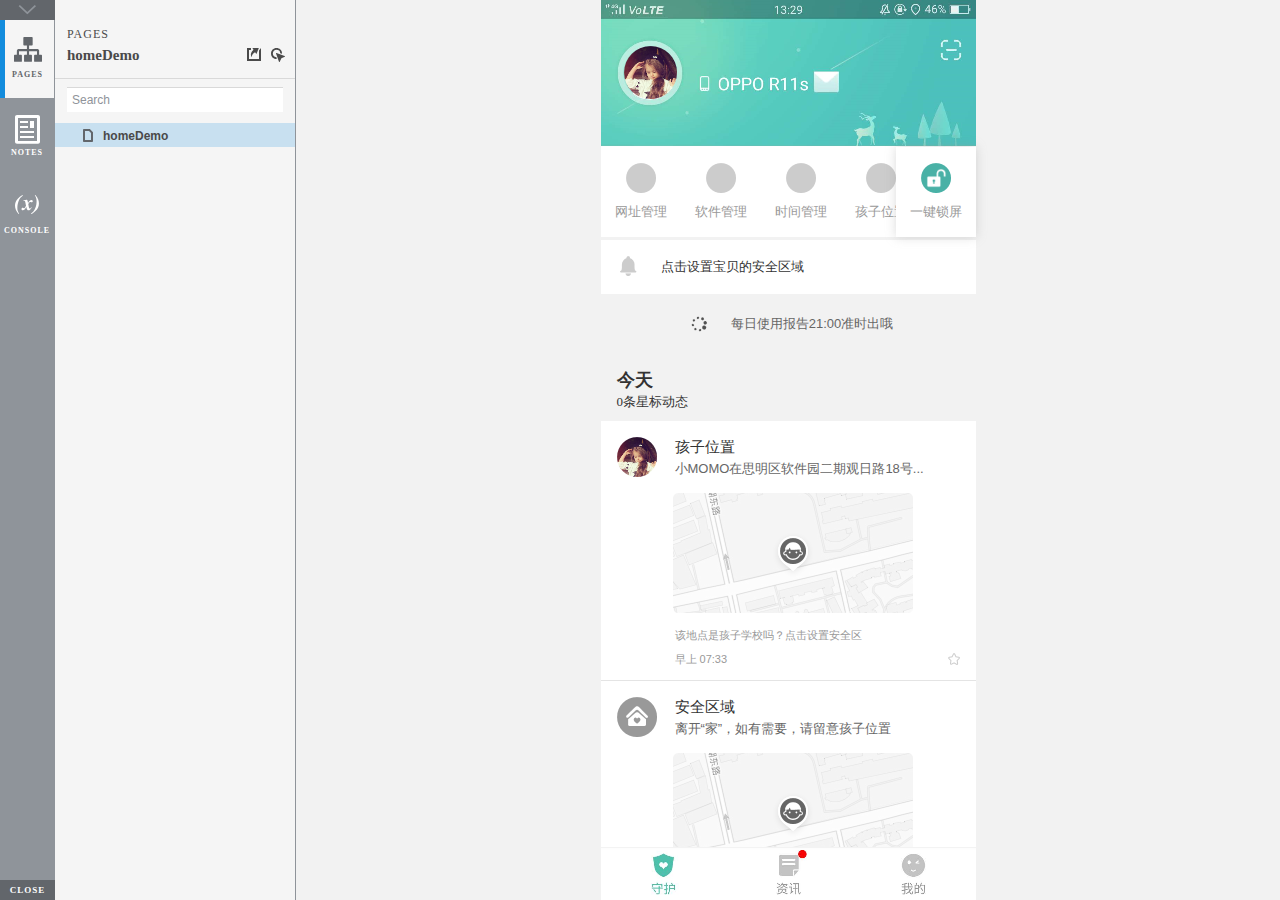
<file: resources/reload.html>
﻿<html>
	<head>
		<title></title>
	</head>
	<body>
	
	<script language="javascript">
	function getUrl() {
      var query = window.location.hash.substring(1);
      var vars = query.split("&&&");
      for (var i=0;i<vars.length;i++) {
        var url = vars[i];
        return decodeURI(url).replace("html%23","html#");
      } 
    }

    var rel = '../';
    var url = getUrl();
    if (url.indexOf(":") > 0 && url.indexOf(":") < 10) rel = '';
	self.location.href = rel + url;
	</script>
	
	</body>
</html>
</file>
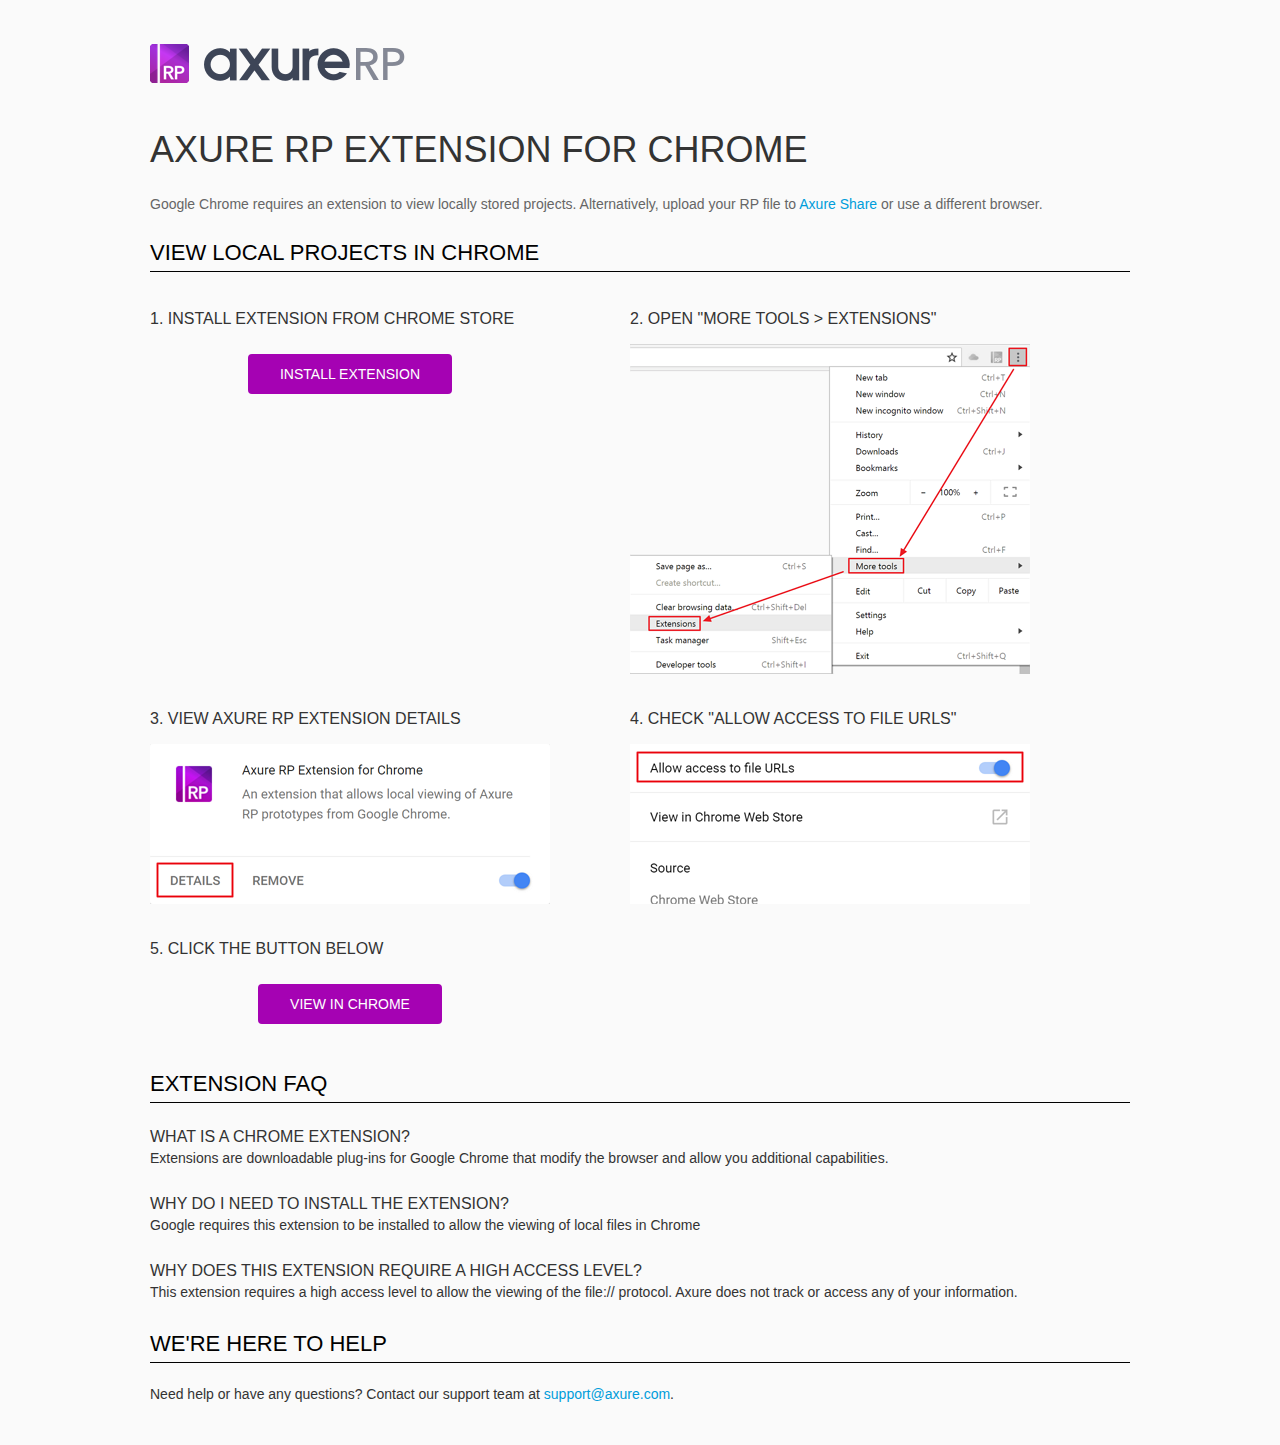
<file: resources/chrome/chrome.html>
<html>
<head>
    <title>Install the Axure RP Chrome Extension</title>
    <style type="text/css">
        *
        {
            font-family: Helvetica, Arial, sans-serif;
        }
        body
        {
            text-align: center;
            background-color: #fafafa;
        }
        p
        {
            font-size: 14px;
            line-height: 18px;
            color: #333333;
        }
        div.container
        {
            width: 980px;
            margin-left: auto;
            margin-right: auto;
            text-align: left;
        }
        a
        {
            text-decoration: none;
            color: #009dda;
        }
        .button
        {
            background: #A502B3;
            font: normal 16px Arial, sans-serif;
            color: #FFFFFF;
            padding: 10px 30px 10px 30px;
            border: 2px solid #A502B3;
            display: inline-block;
            margin-top: 10px;
            text-transform: uppercase;
            font-size: 14px;
	    border-radius: 4px;
        }
        a:hover.button
        {
            border: 2px solid #A502B3;
	    color: #A502B3;
	    background-color: #FFFFFF;
        }
        div.left
        {
            width: 400px;
            float: left;
            margin-right: 80px;
        }
        div.right
        {
            width: 400px;
            float: left;
        }
        div.buttonContainer
        {
            text-align: center;
        }
        h1
        {
            font-size: 36px;
            color: #333333;
            line-height: 50px;
            margin-bottom: 20px;
            font-weight: normal;
        }
        h2
        {
            font-size: 24px;
            font-weight: normal;
            color: #08639C;
            text-align: center;
        }
        h3
        {
            font-size: 16px;
            color: #333333;
            font-weight: normal;
	    text-transform: uppercase;
        }
        .heading
        {
            border-bottom: 1px solid black;
	    height: 36px;
            line-height: 36px;
            font-size: 22px;
            color: #000000;

        }
        span.faq
        {
            font-size: 16px;
	    line-height: 24px;
            font-weight: normal;
	    text-transform: uppercase;
            color: #333333;
            display: block;
        }
    </style>
</head>
<body>
    <div class="container">
        <br />
        <br />
        <img src="axure_logo.png" alt="axure" />
        <br />
	<br />
        <h1>
            AXURE RP EXTENSION FOR CHROME</h1>
        <p style="font-size: 14px; color: #666666; margin-top: 10px;">
            Google Chrome requires an extension to view locally stored projects. Alternatively,
            upload your RP file to <a href="https://share.axure.com">Axure Share</a> or use a different
            browser.</p>
        <h3 class="heading">
            VIEW LOCAL PROJECTS IN CHROME</h3>
        <div class="left">
            <h3>
                1. Install Extension from Chrome Store</h3>
            <div class="buttonContainer">
                <a class="button" href="https://chrome.google.com/webstore/detail/dogkpdfcklifaemcdfbildhcofnopogp"
                    target="_blank">Install Extension</a>
            </div>
        </div>
        <div class="right">
            <h3>
                2. Open "More Tools > Extensions"</h3>
            <img src="extensions.png" alt="extensions"/>
        </div>
        <div style="clear: both; height: 20px;">
            &nbsp;</div>
       <div class="left">
            <h3>
                3. View Axure RP Extension Details</h3>
            <img src="details.png" alt="extension details"/>
            </div>
	<div class="right">
            <h3>
                4. Check "Allow access to file URLs"</h3>
            <img src="allow-access.png" alt="allow access"/>
        </div>
   <div style="clear: both; height: 20px;">
            &nbsp;</div>
        <div class="left">
            <h3>
                5. Click the button below</h3>
            <div class="buttonContainer">
                <a class="button" href="../../start.html">View in Chrome</a>
            </div>
        </div>
        <div style="clear: both; height: 20px;">
        </div>
        <h3 class="heading">
            EXTENSION FAQ</h3>
        <p>
            <span class="faq">What is a Chrome Extension?</span> Extensions are downloadable
            plug-ins for Google Chrome that modify the browser
            and allow you additional capabilities.
        </p>
        <p style="margin-top: 25px;">
            <span class="faq">Why do I need to install the extension?</span> Google requires
            this extension to be installed to allow the viewing of local files in
            Chrome
        </p>
        <p style="margin-top: 25px; margin-bottom: 25px;">
            <span class="faq">Why does this extension require a high access level?</span> This
            extension requires a high access level to allow the viewing of the file://
            protocol. Axure does not track or access any of your information.
        </p>
        <h3 class="heading">
           WE'RE HERE TO HELP</h3>
        <p>
            Need help or have any questions? Contact our support team at <a href="mailto:support@axure.com">
                support@axure.com</a>.
        </p>
        <div style="clear: both; height: 20px;">
        </div>
    </div>
</body>
</html>
</file>
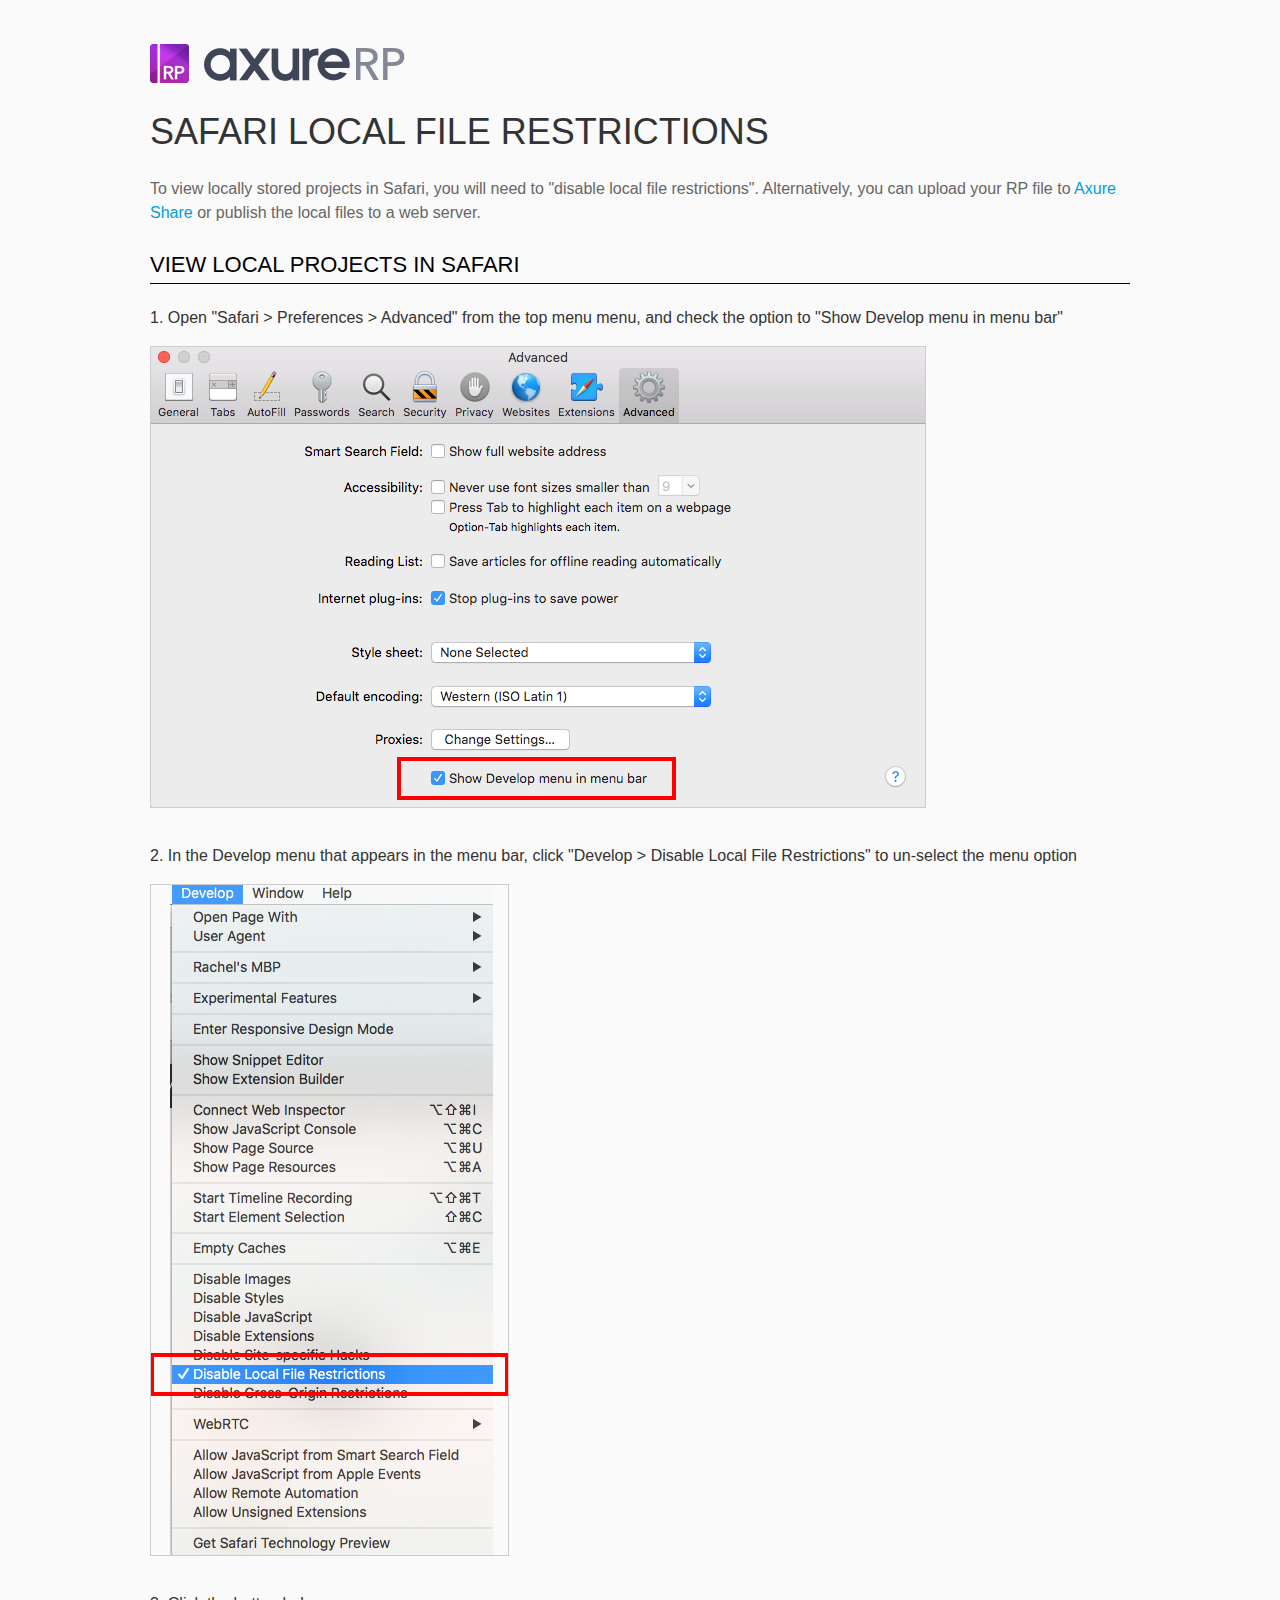
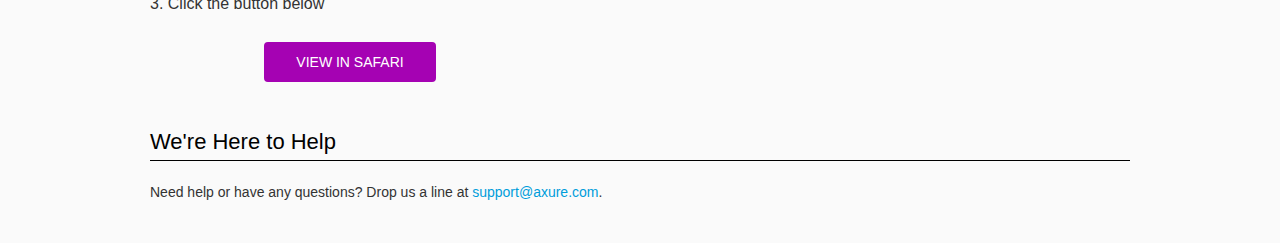
<file: resources/chrome/safari.html>
<html>
<head>
    <title>Axure RP - Safari Local File Restrictions</title>
    <style type="text/css">
        *
        {
            font-family: Helvetica, Arial, sans-serif;
        }
        body
        {
            text-align: center;
            background-color: #fafafa;
        }
        p
        {
            font-size: 14px;
            line-height: 18px;
            color: #333333;
        }
        div.container
        {
            width: 980px;
            margin-left: auto;
            margin-right: auto;
            text-align: left;
        }
        a
        {
            text-decoration: none;
            color: #009dda;
        }
        .button
        {
            background: #A502B3;
            font: normal 16px Arial, sans-serif;
            color: #FFFFFF;
            padding: 10px 30px 10px 30px;
            border: 2px solid #A502B3;
            display: inline-block;
            margin-top: 10px;
            text-transform: uppercase;
            font-size: 14px;
	    border-radius: 4px;
        }
        a:hover.button
        {
            border: 2px solid #A502B3;
	    color: #A502B3;
	    background-color: #FFFFFF;
        }
        div.left
        {
            width: 400px;
            float: left;
            margin-right: 80px;
        }
        div.right
        {
            width: 400px;
            float: left;
        }
        div.buttonContainer
        {
            text-align: center;
        }
        h1
        {
            font-size: 36px;
            color: #333333;
            line-height: 50px;
            margin-bottom: 20px;
            font-weight: normal;
        }
        h2
        {
            font-size: 24px;
            font-weight: normal;
            color: #08639C;
            text-align: center;
        }
        h3
        {
            font-size: 16px;
            line-height: 24px;
            color: #333333;
            font-weight: normal;
        }
        .heading
        {
            border-bottom: 1px solid black;
	    height: 36px;
            line-height: 36px;
            font-size: 22px;
            color: #000000;
        }
        span.faq
        {
            font-size: 16px;
            font-weight: normal;
	    text-transform: uppercase;
            color: #333333;
            display: block;
        }
    </style>
</head>
<body>
    <div class="container">
        <br />
        <br />
        <img src="axure_logo.png" alt="axure" />
        <br />
        <h1>
            SAFARI LOCAL FILE RESTRICTIONS</h1>
        <p style="font-size: 16px; line-height: 24px; color: #666666; margin-top: 10px;">
            To view locally stored projects in Safari, you will need to "disable local file restrictions". Alternatively,
            you can upload your RP file to <a href="https://share.axure.com">Axure Share</a> or publish the local files to a web server.</p>
        <h3 class="heading">
            VIEW LOCAL PROJECTS IN SAFARI</h3>
        <div class="">
            <h3>
                1. Open "Safari > Preferences > Advanced" from the top menu menu, and check the option to "Show Develop menu in menu bar"</h3>
            <img src="safari_advanced.png" alt="advanced" />
        </div>
        <div style="clear: both; height: 20px;">
            &nbsp;
        </div>
        <div class="">
            <h3>
                2. In the Develop menu that appears in the menu bar, click "Develop > Disable Local File Restrictions" to un-select the menu option</h3>
            <img src="safari_restrictions.png" alt="extensions" />
        </div>
        <div style="clear: both; height: 20px;">
            &nbsp;</div>
        <div class="left">
            <h3>
                3. Click the button below
            </h3>
            <div class="buttonContainer">
                <a class="button" href="../../start.html">View in Safari</a>
            </div>
        </div>
        <div style="clear: both; height: 20px;">
        </div>
        <h3 class="heading">
            We're Here to Help</h3>
        <p>
            Need help or have any questions? Drop us a line at <a href="mailto:support@axure.com">
                support@axure.com</a>.
        </p>
        <div style="clear: both; height: 20px;">
        </div>
    </div>
</body>
</html>
</file>
<file: resources/css/default.css>
﻿body {
  font-family : Arial, Helvetica, Sans-Serif;
  background-color: #8f949a;
  overflow:hidden;
}
a {
  cursor: pointer;
}

input[type="radio"], input[type="checkbox"] {
    margin: 0px 9px 0px 0px;
    vertical-align: bottom;
}

input {
    -webkit-box-sizing: border-box;
    -moz-box-sizing: border-box;
    box-sizing: border-box;
}

#maximizePanelContainer {
  font-size: 4px;
  position:absolute;
  left: 0px;
  top: 0px;
  width: 55px;
  height: 20px;
  overflow: visible;
  z-index: 1000;
}
#maximizePanelOver {
    position: absolute;
    left: 0px;
    top: 0px;
    width: 55px;
    height: 20px;
}
.maximizePanel {
    position: absolute;
    left: 0px;
    top: 0px;
    width: 55px;
    height: 20px;
    background: #a2a2a2 url('../images/expand.png') no-repeat center center;
    background: url('../images/expand.svg') no-repeat center center, linear-gradient(rgba(200,200,200,.5),rgba(200,200,200,.5));
    cursor: pointer;
}

#interfaceControlFrameMinimizeContainer {
  position:absolute;
    top: 0px;
    left: 0px;
  font-size: 2px; /*for IE*/
  text-align: right;
  z-index: 100;
    height: 20px;
    width: 55px;
    background-color: #62666b;
}
#interfaceControlFrameMinimizeContainer a {
    display: inline-block;
    width: 55px;
    height: 20px;
    font-size: 2px;
    background: url('../images/close.png') no-repeat center center;
    background: url('../images/close.svg') no-repeat center center, linear-gradient(transparent,transparent);
    text-decoration: none;
}

.hashover #interfaceControlFrameMinimizeContainer a:hover {
    background: url('../images/close_hover.png') no-repeat center center;
    background: url('../images/close_hover.svg') no-repeat center center, linear-gradient(transparent,transparent);
}

#interfaceControlFrame {
    margin: 0px 0px 0px 55px;
}

#interfaceControlFrameCloseContainer {
    /*display: none;*/
    position:absolute;
    bottom: 0px;
    left: 0px;
    font-size: 9px;
    font-family: 'Trebuchet MS';
    font-weight: bold;
    letter-spacing: 1px;
    z-index: 100;
    width: 55px;
    background-color: #62666b;
    text-align: center;  
}
#interfaceControlFrameCloseContainer a {
    display: inline-block;
    width: 55px;
    color: #ffffff;
    padding: 5px 0px;
}

#interfaceControlFrameHeader li a {
    display: block;
    width: 54px;
    height: 78px;
    text-align: center;
    padding-top: 50px;
    outline: none;
    margin-right: 1px;
    text-decoration: none;
    color: #ffffff;
    white-space: nowrap;
    background-color: transparent;
    background-repeat: no-repeat;
    background-position: 50% 17px;
    box-sizing: border-box;
    -moz-box-sizing: border-box;
    -webkit-box-sizing: border-box;
    border-left: 4px solid transparent;
    border-right: 4px solid transparent;
}

.hashover #interfaceControlFrameHeader li a:hover {
    background-color: transparent;
    background-repeat: no-repeat;
    background-position: 50% 17px;
    color: #c2c2c2;
}

#interfaceControlFrameHeader li a.selected, #interfaceControlFrameHeader li a.selected:hover {
    background-color: #f5f5f5;
    background-repeat: no-repeat;
    background-position: 50% 17px;
    color: #62666b;
    border-left: 5px solid #138CDD;
}

#interfaceControlFrameHeaderContainer {
    float: left;
    overflow: visible;
    width: 55px;
    margin-left: -55px;
    margin-top: 20px;
}

#interfaceControlFrameHeader {
    position: relative;
    list-style: none;
    font-size: 8px;
    z-index: 50;
    font-family: 'Trebuchet MS';
    font-weight: bold;
    letter-spacing: 1px;
}

#interfaceControlFrameContainer {
    float: right;
    background-color: #f5f5f5;
    overflow: hidden;
    width: 100%;
}

#interfaceControlFrameLogoContainer {
  background-color: White;
  padding: 20px 10px 10px 10px;
  overflow: hidden;
}

#interfaceControlFrameLogoImageContainer {
  text-align: center;
}

#interfaceControlFrameLogoCaptionContainer {
  text-align: center;
  margin: 5px 10px 0px 10px;
  font-size: 12px;
  color: #4a4a4a;
}

#logoImage {
    width: 100%;
}

.emptyStateContainer {
    text-align: center;
    padding: 0px 10px;
    margin-top: 32px
}

.emptyStateTitle {
    margin: 0px 0px 9px 0px;
    font-weight: bold;
}

.emptyStateContent {
    line-height: 16px;
}

.dottedDivider {
    height: 2px;
    margin: 15px 0px 15px 0px;
    background: url('../images/divider.png') no-repeat center center;
    background: url('../images/divider.svg') no-repeat center center, linear-gradient(transparent,transparent);
}

.nondottedDivider {
    height: 2px;
    margin: 9px 0px 9px 0px;
}
</file>
<file: plugins/sitemap/styles/sitemap.css>
﻿
#sitemapHost {
    font-size: 12px;
    color:#4a4a4a;
    height: 100%;
}

#sitemapHostBtn a {
    background: url('images/sitemap_on.png');
    background: url('images/sitemap_on.svg'),linear-gradient(transparent, transparent);
}

.hashover #sitemapHostBtn a:hover {
    background: url('images/sitemap_hover.png');
    background: url('images/sitemap_hover.svg'),linear-gradient(transparent, transparent);
}

#sitemapHostBtn a.selected, #sitemapHostBtn a.selected:hover {
    background: url('images/sitemap_off.png');
    background: url('images/sitemap_off.svg'),linear-gradient(transparent, transparent);
}

#sitemapHost .pageButtonHeader {
    top: -27px;
}

#sitemapTreeContainer {
    overflow: auto;
    width: 100%;
    height: 100%;
    -webkit-overflow-scrolling: touch;
}

.sitemapTree {
    margin: 0px 0px 10px 0px;
    overflow:visible;
}

.sitemapTree ul {
    list-style-type: none;
    margin: 0px 0px 0px 0px;
    padding-left: 0px;
}

.sitemapPlusMinusLink 
{
}

.sitemapMinus 
{
	vertical-align:middle;
    background: url('images/minus.gif');
    background-repeat: no-repeat;
	margin-right: 3px;	
	margin-bottom: 1px;
    height:9px;
    width:9px;
    display:inline-block;
}

.sitemapPlus 
{
	vertical-align:middle;
    background: url('images/plus.gif');
    background-repeat: no-repeat;
	margin-right: 3px;	
	margin-bottom: 1px;
	height:9px;
    width:9px;
    display:inline-block;
}

.sitemapPageLink 
{
    margin-left: 0px;
}

.sitemapPageIcon 
{
	margin: 0px 0px -3px 4px;
    width: 16px;
    height: 16px;
    display: inline-block;
    background: url('images/page.png') no-repeat center center;
    background: url('images/page.svg') no-repeat center center, linear-gradient(transparent,transparent);
}

.sitemapFlowIcon
{
    background: url('images/flow.png') no-repeat center center;
    background: url('images/flow.svg') no-repeat center center, linear-gradient(transparent,transparent);
}

.sitemapFolderIcon
{
    background: url('images/folder_closed.png') no-repeat center center;
    background: url('images/folder_closed.svg') no-repeat center center, linear-gradient(transparent,transparent);
}

.sitemapFolderOpenIcon
{
    background: url('images/folder_open.png') no-repeat center center;
    background: url('images/folder_open.svg') no-repeat center center, linear-gradient(transparent,transparent);
}

.sitemapPageName 
{
    margin-left: 7px;
}

.sitemapNode 
{
    /*margin:4px 0px 4px 0px;*/
    white-space:nowrap;
}

.sitemapPageLinkContainer {
    /*display: inline-block;*/
    margin-left: 0px;
    padding: 4px 0px 4px 0px;
}
/*
.sitemapNode div
{
	padding-top: 1px; 
	padding-bottom: 3px;
    padding-left: 20px;
	height: 14px;
}
*/

.sitemapExpandableNode 
{
	margin-left: 0px;
}

.sitemapHighlight 
{
    /*display: inline-block;*/
	background-color : #C8E0F0;
    font-weight: bold;
}

.sitemapGreyedName
{
	color: #AAA;
}


.pluginNameHeader
{
    font-family: 'Trebuchet MS';
	font-size: 12px;
    letter-spacing: 1px;
	/*font-weight: bold;*/
	white-space: nowrap;
    margin-bottom: 5px;
}

.pageNameHeader
{
    font-family: 'Trebuchet MS';
    /*display: inline-block;*/
    /*float: left;*/
	font-size: 15px;
	font-weight: bold;
	/*height: 23px;*/
    padding-right: 77px;
	white-space: nowrap;
    overflow: hidden;
    text-overflow: ellipsis;
}

.pageButtonHeader
{
    float: right;
    position: relative;
    /*width: 72px;*/
	height: 24px;
    top: -22px;
    margin-bottom: -24px;
}

.sitemapHeader
{
    padding-top: 27px;
    border-bottom: 1px solid #d9d9d9;
    min-width: 110px;
}

.sitemapToolbar {
    margin: 0px 5px 14px 12px;
}

.sitemapToolbarButton
{
    float: left;
    width: 22px;
    height: 22px;
    border: 1px solid transparent;
}

#linksButton {
    background: url('images/share.png') no-repeat center center;
    background: url('images/share.svg') no-repeat center center, linear-gradient(transparent,transparent);
}

#linksButton:hover {
    background: url('images/share_hover.png') no-repeat center center;
    background: url('images/share_hover.svg') no-repeat center center, linear-gradient(transparent,transparent);
}

#linksButton.sitemapToolbarButtonSelected, .hashover #linksButton.sitemapToolbarButtonSelected:hover {
    background: url('images/share_on.png') no-repeat center center;
    background: url('images/share_on.svg') no-repeat center center, linear-gradient(transparent,transparent);
}

#adaptiveButton {
    background: url('images/views.png') no-repeat center center;
    background: url('images/views.svg') no-repeat center center, linear-gradient(transparent,transparent);
}

#adaptiveButton:hover {
    background: url('images/views_hover.png') no-repeat center center;
    background: url('images/views_hover.svg') no-repeat center center, linear-gradient(transparent,transparent);
}

#adaptiveButton.sitemapToolbarButtonSelected, #adaptiveButton.sitemapToolbarButtonSelected:hover {
    background: url('images/views_on.png') no-repeat center center;
    background: url('images/views_on.svg') no-repeat center center, linear-gradient(transparent,transparent);
}

#highlightInteractiveButton {
    background: url('images/hotspots.png') no-repeat center center;
    background: url('images/hotspots.svg') no-repeat center center, linear-gradient(transparent,transparent);
    margin-top: 1px;
}

#highlightInteractiveButton:hover {
    background: url('images/hotspots_hover.png') no-repeat center center;
    background: url('images/hotspots_hover.svg') no-repeat center center, linear-gradient(transparent,transparent);
}

#highlightInteractiveButton.sitemapToolbarButtonSelected, #highlightInteractiveButton.sitemapToolbarButtonSelected:hover {
    background: url('images/hotspots_on.png') no-repeat center center;
    background: url('images/hotspots_on.svg') no-repeat center center, linear-gradient(transparent,transparent);
}

/*#variablesButton {
    background: url('images/229_variables_16.png') no-repeat center center;
}*/

#searchButton {
    background: url('images/232_search_16.png') no-repeat center center;
}

.sitemapLinkContainer
{
	margin-top: 8px;
	padding-right: 5px;
	/*font-size: 12px;*/
}

.sitemapLinkField 
{
	width: 100%;
	font-size: 12px;
	margin-top: 3px;
    padding: 5px;
}

.sitemapRadioSelected {
    font-weight: bold;
}

.sitemapOptionContainer
{
	margin-top: 8px;
	padding-right: 5px;
	/*font-size: 12px;*/
}

#sitemapOptionsDiv
{
	margin-top: 10px;
	/*margin-left: 16px;*/
}

#viewSelectDiv
{
    padding: 2px 0px 0px 0px;
	/*margin-left: 5px;*/
}

#viewSelect
{
	width: 70%;
}

.sitemapUrlOption
{
	padding-bottom: 8px;
}

.optionLabel
{
	font-size: 12px;
}

.sitemapPopupContainer
{
    display: none;
    position: absolute;
	background-color: #F4F4F4;
	border: 1px solid #B9B9B9;
	padding: 5px 5px 5px 5px;
	margin: 5px 0px 0px 5px;
    z-index: 1;
}

#sitemapLinksContainer {
    border-top: 1px solid #d9d9d9;
    padding: 10px;
    margin-left: 0px;
    /*line-height: 18px;*/
}

#adaptiveViewsContainer {
    border-top: 1px solid #d9d9d9;
    padding: 10px;
    margin-left: 0px;
    line-height: 18px;
}

.adaptiveViewOption
{
	padding: 2px;
}

.adaptiveViewOption:hover
{ 
	background-color: rgb(204,235,248);
	cursor: pointer;
}

.currentAdaptiveView {
    font-weight: bold;
}

.adaptiveCheckboxDiv {
	height: 15px;
	width: 15px;
	float: left;
}

.checkedAdaptive {
	background: url('images/adaptivecheck.png') no-repeat center center;
}

/*#variablesContainer 
{
	max-height: 350px;
	overflow: auto;
}*/

/*#variablesClearLink 
{
	color: #069;
	left: 5px;
}*/

#searchDiv {
    padding: 8px 12px 11px 12px;
}

#searchBox {
    width: 100%;
    border: none;
    border-top: 1px solid #d9d9d9;
    /*border-bottom: 1px solid #d9d9d9;*/
    padding: 5px;
    font-size: 12px;
}

.searchBoxHint 
{
	color: #8f949a;
	/*font-style: italic;*/
}

#sitemapLinksPageName
{
	font-weight: bold;
}

#sitemapOptionsHeader
{
	font-weight: bold;
}
</file>
<file: plugins/page_notes/styles/page_notes.css>
﻿#pageNotesHost {
    font-size: 12px;
    color:#4a4a4a;
    height: 100%;
}

#pageNotesHostBtn a {
    background: url('images/notes_on.png');
    background: url('images/notes_on.svg'),linear-gradient(transparent, transparent);
}

.hashover #pageNotesHostBtn a:hover {
    background: url('images/notes_hover.png');
    background: url('images/notes_hover.svg'),linear-gradient(transparent, transparent);
}

#pageNotesHostBtn a.selected, #pageNotesHostBtn a.selected:hover {
    background: url('images/notes_off.png');
    background: url('images/notes_off.svg'),linear-gradient(transparent, transparent);
}

#footnotesButton {
    background: url('images/footnotes.png') no-repeat center center;
    background: url('images/footnotes.svg') no-repeat center center,linear-gradient(transparent, transparent);
}

#footnotesButton:hover {
    background: url('images/footnotes_hover.png') no-repeat center center;
    background: url('images/footnotes_hover.svg') no-repeat center center,linear-gradient(transparent, transparent);
}

#footnotesButton.sitemapToolbarButtonSelected, #footnotesButton.sitemapToolbarButtonSelected:hover {
    background: url('images/footnotes_on.png') no-repeat center center;
    background: url('images/footnotes_on.svg') no-repeat center center,linear-gradient(transparent, transparent);
}

.nextPageButton {
    background: url('images/forward.png') no-repeat center center;
    background: url('images/forward.svg') no-repeat center center,linear-gradient(transparent, transparent);    
}

.nextPageButton:hover {
    background: url('images/forward_hover.png') no-repeat center center;
    background: url('images/forward_hover.svg') no-repeat center center,linear-gradient(transparent, transparent);    
}

.prevPageButton {
    background: url('images/back.png') no-repeat center center;
    background: url('images/back.svg') no-repeat center center,linear-gradient(transparent, transparent);    
}

.prevPageButton:hover {
    background: url('images/back_hover.png') no-repeat center center;
    background: url('images/back_hover.svg') no-repeat center center,linear-gradient(transparent, transparent);    
}

#pageNotesScrollContainer 
{
    overflow: auto;
    width: 100%;
    /*height: 100%;*/
    -webkit-overflow-scrolling: touch;
}    

#pageNotesContainer 
{
    /*padding: 10px 10px 10px 12px;*/
}

#pageNotesContent 
{
	overflow: visible;
}

.pageNoteContainer 
{
    padding: 10px;
}

.pageNoteName 
{
    font-family: 'Trebuchet MS';
	font-size: 14px;
    font-weight: bold;
	margin-bottom: 5px;
	/*text-decoration: underline;*/
	white-space: nowrap;
}

.pageNote 
{
    line-height: 21px;
	/*margin-bottom: 20px;*/
}

.widgetNoteContainer {
    padding: 10px;
    border-bottom: 1px solid transparent;
    border-top: 1px solid transparent;
    cursor: pointer;
}

.widgetNoteContainerSelected {
    background-color: white;
    border-bottom: 1px solid #c2c2c2;
    border-top: 1px solid #c2c2c2;
}

/*.widgetNoteContainer:hover {
    background-color: white;
    //border-bottom: 1px solid #c2c2c2;
    //border-top: 1px solid #c2c2c2;
}*/

.widgetNoteFootnote {
    display: inline-block;
    /*vertical-align: top;
    margin: 2px 5px 10px 0px;
    padding: 1px 6px;
    font-size: 10px;
    color: #ffffff;
    background-color: #0a6cd6;*/
    width: 13px;
    height: 12px;
    padding-top: 1px;
    text-align: center;
    background-color: #138CDD;
    /*-moz-box-shadow: 1px 1px 3px #aaa;
    -webkit-box-shadow: 1px 1px 3px #aaa;
    box-shadow: 1px 1px 3px #aaa;*/
    font-size: 0px;
    margin-right: 8px;
}

div.annnoteline {
    display: inline-block;
    width: 9px;
    height: 1px;
    border-bottom: 1px solid white;
    margin-top: 1px;
}

.widgetNoteLabel {
    display: inline-block;
    vertical-align: top;
    font-family: 'Trebuchet MS';
	font-size: 14px;
    font-weight: bold;
	margin-bottom: 5px;    
}

.noteLink {
    text-decoration: inherit;
    color: inherit;
}

.noteLink:hover {
    background-color: white;
}
</file>
<file: plugins/debug/styles/debug.css>
﻿#debugHost {
    font-size: 12px;
    color:#4a4a4a;
    height: 100%;
}

#debugHostBtn a {
    background: url('images/variables_on.png');
    background: url('images/variables_on.svg'),linear-gradient(transparent, transparent);
}

.hashover #debugHostBtn a:hover {
    background: url('images/variables_hover.png');
    background: url('images/variables_hover.svg'),linear-gradient(transparent, transparent);
}

#debugHostBtn a.selected, #debugHostBtn a.selected:hover {
    background: url('images/variables_off.png');
    background: url('images/variables_off.svg'),linear-gradient(transparent, transparent);
}

#debugHeader .pageNameHeader {
    padding-right: 0px;
}

#variablesClearLink {
    display: inline-block;
    margin-bottom: 15px;
}

#variablesClearLink:hover {
    color: #0a6cd6;
}

#traceClearLink {
    display: inline-block;
    margin-bottom: 15px;
}

#traceClearLink:hover {
    color: #0a6cd6;
}

#debugScrollContainer 
{
    overflow: auto;
    width: 100%;
    height: 100%;
    -webkit-overflow-scrolling: touch;
}

#debugContainer {
        padding: 10px 10px 10px 10px;
}

.variableName
{
	font-weight: bold;
}

.variableDiv
{
    margin-bottom: 20px;
    line-height: 16px;

}

#variablesContainer {
    padding-bottom: 5px;
    /*overflow: auto;*/
}

#traceContainer {
    padding-top: 15px;
    /*padding: 0px 10px 10px 10px;*/
}

.debugToolbarButton 
{
	font-size: 1em;
	color: #069;
}

.axEventBlock {
    display: inline-block;
    width: 100%;
    margin: 5px 0px 5px 0px;
    line-height: 21px;
}

/*a.axEventBlock:hover {
    background-color: #069;
    color: white;
}*/

.axTime {
    margin: 0px 0px 0px 0px;
    font-size: 11px;
    color: #b1b3b5;
}

.axLabel {
    margin: 0px 0px 5px 0px;
    font-family: 'Trebuchet MS';
    font-size: 14px;
    font-weight: bold;
}

.lastAxEvent {
    margin-bottom: 10px;
    border-bottom: 1px solid #c2c2c2;
    padding-bottom: 10px;
}

.axEvent {
    margin: 0px 0px 5px 0px;
    font-weight: bold;
}

.axCase {
    margin: 0px 0px 5px 8px;
    font-style: italic;
}

.axAction {
    margin: 0px 0px 5px 13px;
}

#traceEmptyState.emptyStateContainer {
    margin-top: 0px;
}

.debugLinksContainer {
    text-align: right;
}
</file>
<file: plugins/recordplay/styles/recordplay.css>
﻿#recordPlayHost {
    font-size: 12px;
    color:#333;
    height: 100%;
}


#recordPlayContainer 
{
    overflow: auto;
    width: 100%;
    height: 100%;
    padding: 10px 10px 10px 10px;
}

#recordPlayToolbar 
{
	margin: 5px 5px 5px 5px;
    height: 22px;
}

#recordPlayToolbar .recordPlayButton
{
    float: left;
    width: 22px;
    height: 22px;
    border: 1px solid transparent;
}

#recordPlayToolbar .recordPlayButton:hover
{
    border: 1px solid rgb(0,157,217);
    background-color : rgb(166,221,242);
}

#recordPlayToolbar .recordPlayButton:active
{
    border: 1px solid rgb(0,157,217);
    background-color : rgb(204,235,248);
}

#recordPlayToolbar .recordPlayButtonSelected {
    border: 1px solid rgb(0,157,217);
    background-color : rgb(204,235,248);    
}

#recordButton {
    background: url('../../sitemap/styles/images/233_hyperlink_16.png') no-repeat center center;
}

#playButton {
    background: url('../../sitemap/styles/images/225_responsive_16.png') no-repeat center center;
}

#stopButton {
    background: url('../../sitemap/styles/images/228_togglenotes_16.png') no-repeat center center;
}

#deleteButton {
    background: url('../../sitemap/styles/images/231_event_16.png') no-repeat center center;
}

#recordNameHeader
{
    /* yeah??*/
	font-size: 13px;
	font-weight: bold;
	height: 23px;
	white-space: nowrap;
}

#recordPlayContent 
{
    /* yeah??*/
	overflow: visible;
}

.recordPlayName 
{
	font-size: 12px;
	margin-bottom: 5px;
	text-decoration: underline;
	white-space: nowrap;
}

.recordPlay 
{
	margin-bottom: 10px;
}
</file>
<file: resources/css/axure_rp_page.css>
﻿/* so the window resize fires within a frame in IE7 */
html, body {
    height: 100%;
}

a {
    color: inherit;
}

p {
    margin: 0px;
    text-rendering: optimizeLegibility;
    font-feature-settings: "kern" 1;
    -webkit-font-feature-settings: "kern";
    -moz-font-feature-settings: "kern";
    -moz-font-feature-settings: "kern=1";
    font-kerning: normal;
}

iframe {
    background: #FFFFFF;
}

/* to match IE with C, FF */
input {
    padding: 1px 0px 1px 0px;
    box-sizing: border-box;
    -moz-box-sizing: border-box;
}

textarea {
    margin: 0px;
    box-sizing: border-box;
    -moz-box-sizing: border-box;
}

div.intcases {
    font-family: arial; 
    font-size: 12px;
    text-align:left; 
    border:1px solid #AAA; 
    background:#FFF none repeat scroll 0% 0%; 
    z-index:9999; 
    visibility:hidden; 
    position:absolute;
    padding: 0px;
    border-radius: 3px;
    white-space: nowrap;
}

div.intcaselink {
    cursor: pointer;
    padding: 3px 8px 3px 8px;
    margin: 5px;
    background:#EEE none repeat scroll 0% 0%; 
    border:1px solid #AAA;
    border-radius: 3px;
}

div.refpageimage {
    position: absolute;
    left: 0px;
    top: 0px;
    font-size: 0px;
    width: 16px;
    height: 16px;
    cursor: pointer;
    background-image: url(images/newwindow.gif);
    background-repeat: no-repeat;
}

div.annnoteimage {
    position: absolute;
    left: 0px;
    top: 0px;
    font-size: 0px;
    /*width: 16px;
    height: 12px;*/
    cursor: help;
    /*background-image: url(images/note.gif);*/
    /*background-repeat: no-repeat;*/
    width: 13px;
    height: 12px;
    padding-top: 1px;
    text-align: center;
    background-color: #138CDD;
    -moz-box-shadow: 1px 1px 3px #aaa;
    -webkit-box-shadow: 1px 1px 3px #aaa;
    box-shadow: 1px 1px 3px #aaa;
}

div.annnoteline {
    display: inline-block;
    width: 9px;
    height: 1px;
    border-bottom: 1px solid white;
    margin-top: 1px;
}

div.annnotelabel {
    position: absolute;
    left: 0px;
    top: 0px;
    font-family: Helvetica,Arial;
    font-size: 10px;
    /*border: 1px solid rgb(166,221,242);*/
    cursor: help;
    /*background:rgb(0,157,217) none repeat scroll 0% 0%;*/ 
    padding: 1px 3px 1px 3px;
    white-space: nowrap;
    color: white;
    
    background-color: #138CDD;
    -moz-box-shadow: 1px 1px 3px #aaa;
    -webkit-box-shadow: 1px 1px 3px #aaa;
    box-shadow: 1px 1px 3px #aaa;
}

.annotation {
    font-size: 12px;
    padding-left: 2px;
    margin-bottom: 5px;
}

.annotationName {
    /*font-size: 13px;
    font-weight: bold;
    margin-bottom: 3px;
    white-space: nowrap;*/

    font-family: 'Trebuchet MS';
    font-size: 14px;
    font-weight: bold;
    margin-bottom: 5px;
    white-space: nowrap;
}

.annotationValue {
    font-family: Arial, Helvetica, Sans-Serif;
    font-size: 12px;
    color: #4a4a4a;
    line-height: 21px;
    margin-bottom: 20px;
}

.noteLink {
    text-decoration: inherit;
    color: inherit;
}

.noteLink:hover {
    background-color: white;
}

/* this is a fix for the issue where dialogs jump around and takes the text-align from the body */
.dialogFix {
    position:absolute;
    text-align:left;
    border: 1px solid #8f949a;
}


@keyframes pulsate {
  from {
    box-shadow: 0 0 10px #15d6ba;
  }
  to {
    box-shadow: 0 0 20px #15d6ba;
  }
}

@-webkit-keyframes pulsate {
  from {
    -webkit-box-shadow: 0 0 10px #15d6ba;
    box-shadow: 0 0 10px #15d6ba;
  }
  to {
    -webkit-box-shadow: 0 0 20px #15d6ba;
    box-shadow: 0 0 20px #15d6ba;
  }
}
 
@-moz-keyframes pulsate {
  from {
    -moz-box-shadow: 0 0 10px #15d6ba;
    box-shadow: 0 0 10px #15d6ba;
  }
  to {
    -moz-box-shadow: 0 0 20px #15d6ba;
    box-shadow: 0 0 20px #15d6ba;
  }
}

.legacyPulsateBorder {
    /*border: 5px solid #15d6ba;
    margin: -5px;*/
    -moz-box-shadow: 0 0 10px 3px #15d6ba;
    box-shadow: 0 0 10px 3px #15d6ba;
}

.pulsateBorder {
  animation-name: pulsate;
  animation-timing-function: ease-in-out;
  animation-duration: 0.9s;
  animation-iteration-count: infinite;
  animation-direction: alternate;
  
  -webkit-animation-name: pulsate;
  -webkit-animation-timing-function: ease-in-out;
  -webkit-animation-duration: 0.9s;
  -webkit-animation-iteration-count: infinite;
  -webkit-animation-direction: alternate;

  -moz-animation-name: pulsate;
  -moz-animation-timing-function: ease-in-out;
  -moz-animation-duration: 0.9s;
  -moz-animation-iteration-count: infinite;
  -moz-animation-direction: alternate;
}

.ax_default_hidden, .ax_default_unplaced{
    display: none;
    visibility: hidden;
}

.widgetNoteSelected {
    -moz-box-shadow: 0 0 10px 3px #138CDD;
    box-shadow: 0 0 10px 3px #138CDD;
    /*-moz-box-shadow: 0 0 20px #3915d6;
    box-shadow: 0 0 20px #3915d6;*/
    /*border: 3px solid #3915d6;*/
    /*margin: -3px;*/
}


.singleImg {
    display: none;
    visibility: hidden;
}
</file>
<file: data/styles.css>
﻿.ax_default {
  font-family:'Arial Normal', 'Arial';
  font-weight:400;
  font-style:normal;
  font-size:13px;
  color:#333333;
  text-align:center;
  line-height:normal;
}
.box_2 {
}
._一级标题 {
  font-family:'Arial Normal', 'Arial';
  font-weight:bold;
  font-style:normal;
  font-size:32px;
  text-align:left;
}
._二级标题 {
  font-family:'Arial Normal', 'Arial';
  font-weight:bold;
  font-style:normal;
  font-size:24px;
  text-align:left;
}
._三级标题 {
  font-family:'Arial Normal', 'Arial';
  font-weight:bold;
  font-style:normal;
  font-size:18px;
  text-align:left;
}
._四级标题 {
  font-family:'Arial Normal', 'Arial';
  font-weight:bold;
  font-style:normal;
  font-size:14px;
  text-align:left;
}
._五级标题 {
  font-family:'Arial Normal', 'Arial';
  font-weight:bold;
  font-style:normal;
  text-align:left;
}
._六级标题 {
  font-family:'Arial Normal', 'Arial';
  font-weight:bold;
  font-style:normal;
  font-size:10px;
  text-align:left;
}
._文本段落 {
  text-align:left;
}
.box_1 {
}
._图片 {
}
.ellipse {
}
._形状 {
  color:#FFFFFF;
}
.box_3 {
}
.icon {
}
.box_11 {
}
.line {
}
</file>
<file: files/homedemo/styles.css>
﻿body {
  margin:0px;
  background-color:rgba(242, 242, 242, 1);
  background-image:none;
  position:relative;
  left:-0px;
  width:375px;
  margin-left:auto;
  margin-right:auto;
  text-align:left;
}
#base {
  position:absolute;
  z-index:0;
}
#u0 {
  position:absolute;
  left:0px;
  top:294px;
}
#u0_state0 {
  position:relative;
  left:0px;
  top:0px;
  width:375px;
  height:4100px;
  background-image:none;
}
#u0_state0_content {
  border-width:0px;
  position:absolute;
  left:0px;
  top:0px;
  width:1px;
  height:1px;
}
#u1 {
  border-width:0px;
  position:absolute;
  left:0px;
  top:0px;
  width:0px;
  height:0px;
}
#u2_div {
  border-width:0px;
  position:absolute;
  left:0px;
  top:0px;
  width:375px;
  height:4100px;
  background:inherit;
  background-color:rgba(242, 242, 242, 1);
  border:none;
  border-radius:0px;
  -moz-box-shadow:none;
  -webkit-box-shadow:none;
  box-shadow:none;
}
#u2 {
  border-width:0px;
  position:absolute;
  left:0px;
  top:0px;
  width:375px;
  height:4100px;
}
#u2_text {
  border-width:0px;
  position:absolute;
  left:0px;
  top:0px;
  width:0px;
  visibility:hidden;
  word-wrap:break-word;
}
#u3 {
  border-width:0px;
  position:absolute;
  left:0px;
  top:0px;
  width:0px;
  height:0px;
}
#u4_div {
  border-width:0px;
  position:absolute;
  left:0px;
  top:0px;
  width:375px;
  height:236px;
  background:inherit;
  background-color:rgba(255, 255, 255, 1);
  box-sizing:border-box;
  border-width:1px;
  border-style:solid;
  border-color:rgba(242, 242, 242, 1);
  border-left:0px;
  border-top:0px;
  border-right:0px;
  border-radius:0px;
  border-top-left-radius:0px;
  border-top-right-radius:0px;
  border-bottom-right-radius:0px;
  border-bottom-left-radius:0px;
  -moz-box-shadow:none;
  -webkit-box-shadow:none;
  box-shadow:none;
}
#u4 {
  border-width:0px;
  position:absolute;
  left:0px;
  top:2975px;
  width:375px;
  height:236px;
}
#u4_text {
  border-width:0px;
  position:absolute;
  left:0px;
  top:0px;
  width:0px;
  visibility:hidden;
  word-wrap:break-word;
}
#u5_img {
  border-width:0px;
  position:absolute;
  left:0px;
  top:0px;
  width:240px;
  height:120px;
}
#u5 {
  border-width:0px;
  position:absolute;
  left:72px;
  top:3047px;
  width:240px;
  height:120px;
}
#u5_text {
  border-width:0px;
  position:absolute;
  left:0px;
  top:0px;
  width:0px;
  visibility:hidden;
  word-wrap:break-word;
}
#u6_div {
  border-width:0px;
  position:absolute;
  left:0px;
  top:0px;
  width:72px;
  height:72px;
  background:inherit;
  background-color:rgba(255, 255, 255, 0);
  border:none;
  border-radius:0px;
  -moz-box-shadow:none;
  -webkit-box-shadow:none;
  box-shadow:none;
}
#u6 {
  border-width:0px;
  position:absolute;
  left:0px;
  top:2975px;
  width:72px;
  height:72px;
}
#u6_text {
  border-width:0px;
  position:absolute;
  left:0px;
  top:0px;
  width:0px;
  visibility:hidden;
  word-wrap:break-word;
}
#u7_div {
  border-width:0px;
  position:absolute;
  left:0px;
  top:0px;
  width:303px;
  height:72px;
  background:inherit;
  background-color:rgba(255, 255, 255, 0);
  border:none;
  border-radius:0px;
  -moz-box-shadow:none;
  -webkit-box-shadow:none;
  box-shadow:none;
  text-align:left;
  line-height:22px;
}
#u7 {
  border-width:0px;
  position:absolute;
  left:72px;
  top:2975px;
  width:303px;
  height:72px;
  text-align:left;
  line-height:22px;
}
#u7_text {
  border-width:0px;
  position:absolute;
  left:2px;
  top:15px;
  width:261px;
  word-wrap:break-word;
}
#u8_img {
  border-width:0px;
  position:absolute;
  left:0px;
  top:0px;
  width:40px;
  height:40px;
}
#u8 {
  border-width:0px;
  position:absolute;
  left:16px;
  top:2991px;
  width:40px;
  height:40px;
}
#u8_text {
  border-width:0px;
  position:absolute;
  left:0px;
  top:0px;
  width:0px;
  visibility:hidden;
  word-wrap:break-word;
}
#u9 {
  border-width:0px;
  position:absolute;
  left:0px;
  top:0px;
  width:0px;
  height:0px;
}
#u10_div {
  border-width:0px;
  position:absolute;
  left:0px;
  top:0px;
  width:287px;
  height:44px;
  background:inherit;
  background-color:rgba(255, 255, 255, 0);
  border:none;
  border-radius:0px;
  -moz-box-shadow:none;
  -webkit-box-shadow:none;
  box-shadow:none;
  font-size:11px;
  color:#999999;
  text-align:left;
}
#u10 {
  border-width:0px;
  position:absolute;
  left:72px;
  top:3167px;
  width:287px;
  height:44px;
  font-size:11px;
  color:#999999;
  text-align:left;
}
#u10_text {
  border-width:0px;
  position:absolute;
  left:2px;
  top:15px;
  width:283px;
  word-wrap:break-word;
}
#u11 {
  border-width:0px;
  position:absolute;
  left:0px;
  top:0px;
  width:0px;
  height:0px;
}
#u12_img {
  border-width:0px;
  position:absolute;
  left:0px;
  top:0px;
  width:22px;
  height:12px;
}
#u12 {
  border-width:0px;
  position:absolute;
  left:25px;
  top:3000px;
  width:22px;
  height:12px;
  color:#FFFFFF;
}
#u12_text {
  border-width:0px;
  position:absolute;
  left:0px;
  top:0px;
  width:0px;
  visibility:hidden;
  word-wrap:break-word;
}
#u13_img {
  border-width:0px;
  position:absolute;
  left:0px;
  top:0px;
  width:18px;
  height:14px;
}
#u13 {
  border-width:0px;
  position:absolute;
  left:27px;
  top:3006px;
  width:18px;
  height:14px;
  color:#FFFFFF;
}
#u13_text {
  border-width:0px;
  position:absolute;
  left:0px;
  top:0px;
  width:0px;
  visibility:hidden;
  word-wrap:break-word;
}
#u15 {
  position:absolute;
  left:315px;
  top:3167px;
}
#u15_state0 {
  position:relative;
  left:0px;
  top:0px;
  width:60px;
  height:44px;
  background-image:none;
}
#u15_state0_content {
  border-width:0px;
  position:absolute;
  left:0px;
  top:0px;
  width:1px;
  height:1px;
}
#u16_div {
  border-width:0px;
  position:absolute;
  left:0px;
  top:0px;
  width:60px;
  height:44px;
  background:inherit;
  background-color:rgba(255, 255, 255, 0);
  border:none;
  border-radius:0px;
  -moz-box-shadow:none;
  -webkit-box-shadow:none;
  box-shadow:none;
  font-size:11px;
  color:#999999;
  text-align:left;
  line-height:22px;
}
#u16 {
  border-width:0px;
  position:absolute;
  left:0px;
  top:0px;
  width:60px;
  height:44px;
  font-size:11px;
  color:#999999;
  text-align:left;
  line-height:22px;
}
#u16_text {
  border-width:0px;
  position:absolute;
  left:0px;
  top:0px;
  width:0px;
  visibility:hidden;
  word-wrap:break-word;
}
#u17_img {
  border-width:0px;
  position:absolute;
  left:0px;
  top:0px;
  width:12px;
  height:12px;
}
#u17 {
  border-width:0px;
  position:absolute;
  left:32px;
  top:16px;
  width:12px;
  height:12px;
}
#u17_text {
  border-width:0px;
  position:absolute;
  left:0px;
  top:0px;
  width:0px;
  visibility:hidden;
  word-wrap:break-word;
}
#u15_state1 {
  position:relative;
  left:0px;
  top:0px;
  width:60px;
  height:44px;
  visibility:hidden;
  background-image:none;
}
#u15_state1_content {
  border-width:0px;
  position:absolute;
  left:0px;
  top:0px;
  width:1px;
  height:1px;
}
#u18_div {
  border-width:0px;
  position:absolute;
  left:0px;
  top:0px;
  width:60px;
  height:44px;
  background:inherit;
  background-color:rgba(255, 255, 255, 0);
  border:none;
  border-radius:0px;
  -moz-box-shadow:none;
  -webkit-box-shadow:none;
  box-shadow:none;
  font-size:11px;
  color:#999999;
  text-align:left;
  line-height:22px;
}
#u18 {
  border-width:0px;
  position:absolute;
  left:0px;
  top:0px;
  width:60px;
  height:44px;
  font-size:11px;
  color:#999999;
  text-align:left;
  line-height:22px;
}
#u18_text {
  border-width:0px;
  position:absolute;
  left:0px;
  top:0px;
  width:0px;
  visibility:hidden;
  word-wrap:break-word;
}
#u19_img {
  border-width:0px;
  position:absolute;
  left:0px;
  top:0px;
  width:12px;
  height:12px;
}
#u19 {
  border-width:0px;
  position:absolute;
  left:32px;
  top:16px;
  width:12px;
  height:12px;
}
#u19_text {
  border-width:0px;
  position:absolute;
  left:0px;
  top:0px;
  width:0px;
  visibility:hidden;
  word-wrap:break-word;
}
#u20 {
  border-width:0px;
  position:absolute;
  left:0px;
  top:0px;
  width:0px;
  height:0px;
}
#u21_img {
  border-width:0px;
  position:absolute;
  left:-10px;
  top:-8px;
  width:50px;
  height:55px;
}
#u21 {
  border-width:0px;
  position:absolute;
  left:177px;
  top:3090px;
  width:30px;
  height:35px;
}
#u21_text {
  border-width:0px;
  position:absolute;
  left:0px;
  top:0px;
  width:0px;
  visibility:hidden;
  word-wrap:break-word;
}
#u22_img {
  border-width:0px;
  position:absolute;
  left:0px;
  top:0px;
  width:26px;
  height:22px;
}
#u22 {
  border-width:0px;
  position:absolute;
  left:179px;
  top:3103px;
  width:26px;
  height:22px;
}
#u22_text {
  border-width:0px;
  position:absolute;
  left:0px;
  top:0px;
  width:0px;
  visibility:hidden;
  word-wrap:break-word;
}
#u23_img {
  border-width:0px;
  position:absolute;
  left:0px;
  top:0px;
  width:30px;
  height:30px;
}
#u23 {
  border-width:0px;
  position:absolute;
  left:177px;
  top:3090px;
  width:30px;
  height:30px;
}
#u23_text {
  border-width:0px;
  position:absolute;
  left:0px;
  top:0px;
  width:0px;
  visibility:hidden;
  word-wrap:break-word;
}
#u24_img {
  border-width:0px;
  position:absolute;
  left:0px;
  top:0px;
  width:20px;
  height:18px;
}
#u24 {
  border-width:0px;
  position:absolute;
  left:182px;
  top:3096px;
  width:20px;
  height:18px;
  color:#FFFFFF;
}
#u24_text {
  border-width:0px;
  position:absolute;
  left:0px;
  top:0px;
  width:0px;
  visibility:hidden;
  word-wrap:break-word;
}
#u25 {
  border-width:0px;
  position:absolute;
  left:0px;
  top:0px;
  width:0px;
  height:0px;
}
#u26_div {
  border-width:0px;
  position:absolute;
  left:0px;
  top:0px;
  width:375px;
  height:102px;
  background:inherit;
  background-color:rgba(255, 255, 255, 1);
  box-sizing:border-box;
  border-width:1px;
  border-style:solid;
  border-color:rgba(242, 242, 242, 1);
  border-left:0px;
  border-top:0px;
  border-right:0px;
  border-radius:0px;
  border-top-left-radius:0px;
  border-top-right-radius:0px;
  border-bottom-right-radius:0px;
  border-bottom-left-radius:0px;
  -moz-box-shadow:none;
  -webkit-box-shadow:none;
  box-shadow:none;
}
#u26 {
  border-width:0px;
  position:absolute;
  left:0px;
  top:2873px;
  width:375px;
  height:102px;
}
#u26_text {
  border-width:0px;
  position:absolute;
  left:0px;
  top:0px;
  width:0px;
  visibility:hidden;
  word-wrap:break-word;
}
#u27_div {
  border-width:0px;
  position:absolute;
  left:0px;
  top:0px;
  width:72px;
  height:72px;
  background:inherit;
  background-color:rgba(255, 255, 255, 0);
  border:none;
  border-radius:0px;
  -moz-box-shadow:none;
  -webkit-box-shadow:none;
  box-shadow:none;
}
#u27 {
  border-width:0px;
  position:absolute;
  left:0px;
  top:2873px;
  width:72px;
  height:72px;
}
#u27_text {
  border-width:0px;
  position:absolute;
  left:0px;
  top:0px;
  width:0px;
  visibility:hidden;
  word-wrap:break-word;
}
#u28_div {
  border-width:0px;
  position:absolute;
  left:0px;
  top:0px;
  width:303px;
  height:72px;
  background:inherit;
  background-color:rgba(255, 255, 255, 0);
  border:none;
  border-radius:0px;
  -moz-box-shadow:none;
  -webkit-box-shadow:none;
  box-shadow:none;
  text-align:left;
  line-height:22px;
}
#u28 {
  border-width:0px;
  position:absolute;
  left:72px;
  top:2873px;
  width:303px;
  height:72px;
  text-align:left;
  line-height:22px;
}
#u28_text {
  border-width:0px;
  position:absolute;
  left:2px;
  top:15px;
  width:261px;
  word-wrap:break-word;
}
#u29_img {
  border-width:0px;
  position:absolute;
  left:0px;
  top:0px;
  width:40px;
  height:40px;
}
#u29 {
  border-width:0px;
  position:absolute;
  left:16px;
  top:2889px;
  width:40px;
  height:40px;
}
#u29_text {
  border-width:0px;
  position:absolute;
  left:0px;
  top:0px;
  width:0px;
  visibility:hidden;
  word-wrap:break-word;
}
#u30 {
  border-width:0px;
  position:absolute;
  left:0px;
  top:0px;
  width:0px;
  height:0px;
}
#u31_div {
  border-width:0px;
  position:absolute;
  left:0px;
  top:0px;
  width:287px;
  height:30px;
  background:inherit;
  background-color:rgba(255, 255, 255, 0);
  border:none;
  border-radius:0px;
  -moz-box-shadow:none;
  -webkit-box-shadow:none;
  box-shadow:none;
  font-size:11px;
  color:#999999;
  text-align:left;
}
#u31 {
  border-width:0px;
  position:absolute;
  left:72px;
  top:2945px;
  width:287px;
  height:30px;
  font-size:11px;
  color:#999999;
  text-align:left;
}
#u31_text {
  border-width:0px;
  position:absolute;
  left:2px;
  top:2px;
  width:283px;
  word-wrap:break-word;
}
#u33 {
  position:absolute;
  left:315px;
  top:2931px;
}
#u33_state0 {
  position:relative;
  left:0px;
  top:0px;
  width:60px;
  height:44px;
  background-image:none;
}
#u33_state0_content {
  border-width:0px;
  position:absolute;
  left:0px;
  top:0px;
  width:1px;
  height:1px;
}
#u34_div {
  border-width:0px;
  position:absolute;
  left:0px;
  top:0px;
  width:60px;
  height:44px;
  background:inherit;
  background-color:rgba(255, 255, 255, 0);
  border:none;
  border-radius:0px;
  -moz-box-shadow:none;
  -webkit-box-shadow:none;
  box-shadow:none;
  font-size:11px;
  color:#999999;
  text-align:left;
  line-height:22px;
}
#u34 {
  border-width:0px;
  position:absolute;
  left:0px;
  top:0px;
  width:60px;
  height:44px;
  font-size:11px;
  color:#999999;
  text-align:left;
  line-height:22px;
}
#u34_text {
  border-width:0px;
  position:absolute;
  left:0px;
  top:0px;
  width:0px;
  visibility:hidden;
  word-wrap:break-word;
}
#u35_img {
  border-width:0px;
  position:absolute;
  left:0px;
  top:0px;
  width:12px;
  height:12px;
}
#u35 {
  border-width:0px;
  position:absolute;
  left:32px;
  top:16px;
  width:12px;
  height:12px;
}
#u35_text {
  border-width:0px;
  position:absolute;
  left:0px;
  top:0px;
  width:0px;
  visibility:hidden;
  word-wrap:break-word;
}
#u33_state1 {
  position:relative;
  left:0px;
  top:0px;
  width:60px;
  height:44px;
  visibility:hidden;
  background-image:none;
}
#u33_state1_content {
  border-width:0px;
  position:absolute;
  left:0px;
  top:0px;
  width:1px;
  height:1px;
}
#u36_div {
  border-width:0px;
  position:absolute;
  left:0px;
  top:0px;
  width:60px;
  height:44px;
  background:inherit;
  background-color:rgba(255, 255, 255, 0);
  border:none;
  border-radius:0px;
  -moz-box-shadow:none;
  -webkit-box-shadow:none;
  box-shadow:none;
  font-size:11px;
  color:#999999;
  text-align:left;
  line-height:22px;
}
#u36 {
  border-width:0px;
  position:absolute;
  left:0px;
  top:0px;
  width:60px;
  height:44px;
  font-size:11px;
  color:#999999;
  text-align:left;
  line-height:22px;
}
#u36_text {
  border-width:0px;
  position:absolute;
  left:0px;
  top:0px;
  width:0px;
  visibility:hidden;
  word-wrap:break-word;
}
#u37_img {
  border-width:0px;
  position:absolute;
  left:0px;
  top:0px;
  width:12px;
  height:12px;
}
#u37 {
  border-width:0px;
  position:absolute;
  left:32px;
  top:16px;
  width:12px;
  height:12px;
}
#u37_text {
  border-width:0px;
  position:absolute;
  left:0px;
  top:0px;
  width:0px;
  visibility:hidden;
  word-wrap:break-word;
}
#u38_img {
  border-width:0px;
  position:absolute;
  left:0px;
  top:0px;
  width:40px;
  height:40px;
}
#u38 {
  border-width:0px;
  position:absolute;
  left:16px;
  top:2889px;
  width:40px;
  height:40px;
}
#u38_text {
  border-width:0px;
  position:absolute;
  left:0px;
  top:0px;
  width:0px;
  visibility:hidden;
  word-wrap:break-word;
}
#u39 {
  border-width:0px;
  position:absolute;
  left:0px;
  top:0px;
  width:0px;
  height:0px;
}
#u40_div {
  border-width:0px;
  position:absolute;
  left:0px;
  top:0px;
  width:375px;
  height:102px;
  background:inherit;
  background-color:rgba(255, 255, 255, 1);
  box-sizing:border-box;
  border-width:1px;
  border-style:solid;
  border-color:rgba(242, 242, 242, 1);
  border-left:0px;
  border-top:0px;
  border-right:0px;
  border-radius:0px;
  border-top-left-radius:0px;
  border-top-right-radius:0px;
  border-bottom-right-radius:0px;
  border-bottom-left-radius:0px;
  -moz-box-shadow:none;
  -webkit-box-shadow:none;
  box-shadow:none;
}
#u40 {
  border-width:0px;
  position:absolute;
  left:0px;
  top:2771px;
  width:375px;
  height:102px;
}
#u40_text {
  border-width:0px;
  position:absolute;
  left:0px;
  top:0px;
  width:0px;
  visibility:hidden;
  word-wrap:break-word;
}
#u41_div {
  border-width:0px;
  position:absolute;
  left:0px;
  top:0px;
  width:72px;
  height:72px;
  background:inherit;
  background-color:rgba(255, 255, 255, 0);
  border:none;
  border-radius:0px;
  -moz-box-shadow:none;
  -webkit-box-shadow:none;
  box-shadow:none;
}
#u41 {
  border-width:0px;
  position:absolute;
  left:0px;
  top:2771px;
  width:72px;
  height:72px;
}
#u41_text {
  border-width:0px;
  position:absolute;
  left:0px;
  top:0px;
  width:0px;
  visibility:hidden;
  word-wrap:break-word;
}
#u42_div {
  border-width:0px;
  position:absolute;
  left:0px;
  top:0px;
  width:303px;
  height:72px;
  background:inherit;
  background-color:rgba(255, 255, 255, 0);
  border:none;
  border-radius:0px;
  -moz-box-shadow:none;
  -webkit-box-shadow:none;
  box-shadow:none;
  text-align:left;
  line-height:22px;
}
#u42 {
  border-width:0px;
  position:absolute;
  left:72px;
  top:2771px;
  width:303px;
  height:72px;
  text-align:left;
  line-height:22px;
}
#u42_text {
  border-width:0px;
  position:absolute;
  left:2px;
  top:15px;
  width:261px;
  word-wrap:break-word;
}
#u43_img {
  border-width:0px;
  position:absolute;
  left:0px;
  top:0px;
  width:40px;
  height:40px;
}
#u43 {
  border-width:0px;
  position:absolute;
  left:16px;
  top:2787px;
  width:40px;
  height:40px;
}
#u43_text {
  border-width:0px;
  position:absolute;
  left:0px;
  top:0px;
  width:0px;
  visibility:hidden;
  word-wrap:break-word;
}
#u44 {
  border-width:0px;
  position:absolute;
  left:0px;
  top:0px;
  width:0px;
  height:0px;
}
#u45_div {
  border-width:0px;
  position:absolute;
  left:0px;
  top:0px;
  width:287px;
  height:30px;
  background:inherit;
  background-color:rgba(255, 255, 255, 0);
  border:none;
  border-radius:0px;
  -moz-box-shadow:none;
  -webkit-box-shadow:none;
  box-shadow:none;
  font-size:11px;
  color:#999999;
  text-align:left;
}
#u45 {
  border-width:0px;
  position:absolute;
  left:72px;
  top:2843px;
  width:287px;
  height:30px;
  font-size:11px;
  color:#999999;
  text-align:left;
}
#u45_text {
  border-width:0px;
  position:absolute;
  left:2px;
  top:2px;
  width:283px;
  word-wrap:break-word;
}
#u47 {
  position:absolute;
  left:315px;
  top:2829px;
}
#u47_state0 {
  position:relative;
  left:0px;
  top:0px;
  width:60px;
  height:44px;
  background-image:none;
}
#u47_state0_content {
  border-width:0px;
  position:absolute;
  left:0px;
  top:0px;
  width:1px;
  height:1px;
}
#u48_div {
  border-width:0px;
  position:absolute;
  left:0px;
  top:0px;
  width:60px;
  height:44px;
  background:inherit;
  background-color:rgba(255, 255, 255, 0);
  border:none;
  border-radius:0px;
  -moz-box-shadow:none;
  -webkit-box-shadow:none;
  box-shadow:none;
  font-size:11px;
  color:#999999;
  text-align:left;
  line-height:22px;
}
#u48 {
  border-width:0px;
  position:absolute;
  left:0px;
  top:0px;
  width:60px;
  height:44px;
  font-size:11px;
  color:#999999;
  text-align:left;
  line-height:22px;
}
#u48_text {
  border-width:0px;
  position:absolute;
  left:0px;
  top:0px;
  width:0px;
  visibility:hidden;
  word-wrap:break-word;
}
#u49_img {
  border-width:0px;
  position:absolute;
  left:0px;
  top:0px;
  width:12px;
  height:12px;
}
#u49 {
  border-width:0px;
  position:absolute;
  left:32px;
  top:16px;
  width:12px;
  height:12px;
}
#u49_text {
  border-width:0px;
  position:absolute;
  left:0px;
  top:0px;
  width:0px;
  visibility:hidden;
  word-wrap:break-word;
}
#u47_state1 {
  position:relative;
  left:0px;
  top:0px;
  width:60px;
  height:44px;
  visibility:hidden;
  background-image:none;
}
#u47_state1_content {
  border-width:0px;
  position:absolute;
  left:0px;
  top:0px;
  width:1px;
  height:1px;
}
#u50_div {
  border-width:0px;
  position:absolute;
  left:0px;
  top:0px;
  width:60px;
  height:44px;
  background:inherit;
  background-color:rgba(255, 255, 255, 0);
  border:none;
  border-radius:0px;
  -moz-box-shadow:none;
  -webkit-box-shadow:none;
  box-shadow:none;
  font-size:11px;
  color:#999999;
  text-align:left;
  line-height:22px;
}
#u50 {
  border-width:0px;
  position:absolute;
  left:0px;
  top:0px;
  width:60px;
  height:44px;
  font-size:11px;
  color:#999999;
  text-align:left;
  line-height:22px;
}
#u50_text {
  border-width:0px;
  position:absolute;
  left:0px;
  top:0px;
  width:0px;
  visibility:hidden;
  word-wrap:break-word;
}
#u51_img {
  border-width:0px;
  position:absolute;
  left:0px;
  top:0px;
  width:12px;
  height:12px;
}
#u51 {
  border-width:0px;
  position:absolute;
  left:32px;
  top:16px;
  width:12px;
  height:12px;
}
#u51_text {
  border-width:0px;
  position:absolute;
  left:0px;
  top:0px;
  width:0px;
  visibility:hidden;
  word-wrap:break-word;
}
#u52 {
  border-width:0px;
  position:absolute;
  left:0px;
  top:0px;
  width:0px;
  height:0px;
}
#u53_img {
  border-width:0px;
  position:absolute;
  left:0px;
  top:0px;
  width:2px;
  height:3px;
}
#u53 {
  border-width:0px;
  position:absolute;
  left:34px;
  top:2802px;
  width:2px;
  height:3px;
}
#u53_text {
  border-width:0px;
  position:absolute;
  left:0px;
  top:0px;
  width:0px;
  visibility:hidden;
  word-wrap:break-word;
}
#u54_img {
  border-width:0px;
  position:absolute;
  left:0px;
  top:0px;
  width:22px;
  height:19px;
}
#u54 {
  border-width:0px;
  position:absolute;
  left:25px;
  top:2798px;
  width:22px;
  height:19px;
}
#u54_text {
  border-width:0px;
  position:absolute;
  left:0px;
  top:0px;
  width:0px;
  visibility:hidden;
  word-wrap:break-word;
}
#u55_img {
  border-width:0px;
  position:absolute;
  left:0px;
  top:0px;
  width:13px;
  height:2px;
}
#u55 {
  border-width:0px;
  position:absolute;
  left:31px;
  top:2811px;
  width:13px;
  height:2px;
}
#u55_text {
  border-width:0px;
  position:absolute;
  left:0px;
  top:0px;
  width:0px;
  visibility:hidden;
  word-wrap:break-word;
}
#u56 {
  border-width:0px;
  position:absolute;
  left:0px;
  top:0px;
  width:0px;
  height:0px;
}
#u57_div {
  border-width:0px;
  position:absolute;
  left:0px;
  top:0px;
  width:375px;
  height:120px;
  background:inherit;
  background-color:rgba(255, 255, 255, 1);
  box-sizing:border-box;
  border-width:1px;
  border-style:solid;
  border-color:rgba(242, 242, 242, 1);
  border-left:0px;
  border-top:0px;
  border-right:0px;
  border-radius:0px;
  border-top-left-radius:0px;
  border-top-right-radius:0px;
  border-bottom-right-radius:0px;
  border-bottom-left-radius:0px;
  -moz-box-shadow:none;
  -webkit-box-shadow:none;
  box-shadow:none;
}
#u57 {
  border-width:0px;
  position:absolute;
  left:0px;
  top:2651px;
  width:375px;
  height:120px;
}
#u57_text {
  border-width:0px;
  position:absolute;
  left:0px;
  top:0px;
  width:0px;
  visibility:hidden;
  word-wrap:break-word;
}
#u58_div {
  border-width:0px;
  position:absolute;
  left:0px;
  top:0px;
  width:72px;
  height:72px;
  background:inherit;
  background-color:rgba(255, 255, 255, 0);
  border:none;
  border-radius:0px;
  -moz-box-shadow:none;
  -webkit-box-shadow:none;
  box-shadow:none;
}
#u58 {
  border-width:0px;
  position:absolute;
  left:0px;
  top:2651px;
  width:72px;
  height:72px;
}
#u58_text {
  border-width:0px;
  position:absolute;
  left:0px;
  top:0px;
  width:0px;
  visibility:hidden;
  word-wrap:break-word;
}
#u59_div {
  border-width:0px;
  position:absolute;
  left:0px;
  top:0px;
  width:303px;
  height:90px;
  background:inherit;
  background-color:rgba(255, 255, 255, 0);
  border:none;
  border-radius:0px;
  -moz-box-shadow:none;
  -webkit-box-shadow:none;
  box-shadow:none;
  text-align:left;
  line-height:22px;
}
#u59 {
  border-width:0px;
  position:absolute;
  left:72px;
  top:2651px;
  width:303px;
  height:90px;
  text-align:left;
  line-height:22px;
}
#u59_text {
  border-width:0px;
  position:absolute;
  left:2px;
  top:15px;
  width:261px;
  word-wrap:break-word;
}
#u60_img {
  border-width:0px;
  position:absolute;
  left:0px;
  top:0px;
  width:40px;
  height:40px;
}
#u60 {
  border-width:0px;
  position:absolute;
  left:16px;
  top:2667px;
  width:40px;
  height:40px;
}
#u60_text {
  border-width:0px;
  position:absolute;
  left:0px;
  top:0px;
  width:0px;
  visibility:hidden;
  word-wrap:break-word;
}
#u61 {
  border-width:0px;
  position:absolute;
  left:0px;
  top:0px;
  width:0px;
  height:0px;
}
#u62_div {
  border-width:0px;
  position:absolute;
  left:0px;
  top:0px;
  width:287px;
  height:30px;
  background:inherit;
  background-color:rgba(255, 255, 255, 0);
  border:none;
  border-radius:0px;
  -moz-box-shadow:none;
  -webkit-box-shadow:none;
  box-shadow:none;
  font-size:11px;
  color:#999999;
  text-align:left;
}
#u62 {
  border-width:0px;
  position:absolute;
  left:72px;
  top:2741px;
  width:287px;
  height:30px;
  font-size:11px;
  color:#999999;
  text-align:left;
}
#u62_text {
  border-width:0px;
  position:absolute;
  left:2px;
  top:2px;
  width:283px;
  word-wrap:break-word;
}
#u64 {
  position:absolute;
  left:315px;
  top:2727px;
}
#u64_state0 {
  position:relative;
  left:0px;
  top:0px;
  width:60px;
  height:44px;
  background-image:none;
}
#u64_state0_content {
  border-width:0px;
  position:absolute;
  left:0px;
  top:0px;
  width:1px;
  height:1px;
}
#u65_div {
  border-width:0px;
  position:absolute;
  left:0px;
  top:0px;
  width:60px;
  height:44px;
  background:inherit;
  background-color:rgba(255, 255, 255, 0);
  border:none;
  border-radius:0px;
  -moz-box-shadow:none;
  -webkit-box-shadow:none;
  box-shadow:none;
  font-size:11px;
  color:#999999;
  text-align:left;
  line-height:22px;
}
#u65 {
  border-width:0px;
  position:absolute;
  left:0px;
  top:0px;
  width:60px;
  height:44px;
  font-size:11px;
  color:#999999;
  text-align:left;
  line-height:22px;
}
#u65_text {
  border-width:0px;
  position:absolute;
  left:0px;
  top:0px;
  width:0px;
  visibility:hidden;
  word-wrap:break-word;
}
#u66_img {
  border-width:0px;
  position:absolute;
  left:0px;
  top:0px;
  width:12px;
  height:12px;
}
#u66 {
  border-width:0px;
  position:absolute;
  left:32px;
  top:16px;
  width:12px;
  height:12px;
}
#u66_text {
  border-width:0px;
  position:absolute;
  left:0px;
  top:0px;
  width:0px;
  visibility:hidden;
  word-wrap:break-word;
}
#u64_state1 {
  position:relative;
  left:0px;
  top:0px;
  width:60px;
  height:44px;
  visibility:hidden;
  background-image:none;
}
#u64_state1_content {
  border-width:0px;
  position:absolute;
  left:0px;
  top:0px;
  width:1px;
  height:1px;
}
#u67_div {
  border-width:0px;
  position:absolute;
  left:0px;
  top:0px;
  width:60px;
  height:44px;
  background:inherit;
  background-color:rgba(255, 255, 255, 0);
  border:none;
  border-radius:0px;
  -moz-box-shadow:none;
  -webkit-box-shadow:none;
  box-shadow:none;
  font-size:11px;
  color:#999999;
  text-align:left;
  line-height:22px;
}
#u67 {
  border-width:0px;
  position:absolute;
  left:0px;
  top:0px;
  width:60px;
  height:44px;
  font-size:11px;
  color:#999999;
  text-align:left;
  line-height:22px;
}
#u67_text {
  border-width:0px;
  position:absolute;
  left:0px;
  top:0px;
  width:0px;
  visibility:hidden;
  word-wrap:break-word;
}
#u68_img {
  border-width:0px;
  position:absolute;
  left:0px;
  top:0px;
  width:12px;
  height:12px;
}
#u68 {
  border-width:0px;
  position:absolute;
  left:32px;
  top:16px;
  width:12px;
  height:12px;
}
#u68_text {
  border-width:0px;
  position:absolute;
  left:0px;
  top:0px;
  width:0px;
  visibility:hidden;
  word-wrap:break-word;
}
#u69 {
  border-width:0px;
  position:absolute;
  left:0px;
  top:0px;
  width:0px;
  height:0px;
}
#u70_img {
  border-width:0px;
  position:absolute;
  left:0px;
  top:0px;
  width:10px;
  height:10px;
}
#u70 {
  border-width:0px;
  position:absolute;
  left:37px;
  top:2688px;
  width:10px;
  height:10px;
}
#u70_text {
  border-width:0px;
  position:absolute;
  left:0px;
  top:0px;
  width:0px;
  visibility:hidden;
  word-wrap:break-word;
}
#u71_img {
  border-width:0px;
  position:absolute;
  left:0px;
  top:0px;
  width:20px;
  height:17px;
}
#u71 {
  border-width:0px;
  position:absolute;
  left:25px;
  top:2679px;
  width:20px;
  height:17px;
}
#u71_text {
  border-width:0px;
  position:absolute;
  left:0px;
  top:0px;
  width:0px;
  visibility:hidden;
  word-wrap:break-word;
}
#u72 {
  border-width:0px;
  position:absolute;
  left:0px;
  top:0px;
  width:0px;
  height:0px;
}
#u73_div {
  border-width:0px;
  position:absolute;
  left:0px;
  top:0px;
  width:375px;
  height:188px;
  background:inherit;
  background-color:rgba(255, 255, 255, 1);
  box-sizing:border-box;
  border-width:1px;
  border-style:solid;
  border-color:rgba(242, 242, 242, 1);
  border-left:0px;
  border-top:0px;
  border-right:0px;
  border-radius:0px;
  border-top-left-radius:0px;
  border-top-right-radius:0px;
  border-bottom-right-radius:0px;
  border-bottom-left-radius:0px;
  -moz-box-shadow:none;
  -webkit-box-shadow:none;
  box-shadow:none;
}
#u73 {
  border-width:0px;
  position:absolute;
  left:0px;
  top:2463px;
  width:375px;
  height:188px;
}
#u73_text {
  border-width:0px;
  position:absolute;
  left:0px;
  top:0px;
  width:0px;
  visibility:hidden;
  word-wrap:break-word;
}
#u74_div {
  border-width:0px;
  position:absolute;
  left:0px;
  top:0px;
  width:72px;
  height:72px;
  background:inherit;
  background-color:rgba(255, 255, 255, 0);
  border:none;
  border-radius:0px;
  -moz-box-shadow:none;
  -webkit-box-shadow:none;
  box-shadow:none;
}
#u74 {
  border-width:0px;
  position:absolute;
  left:0px;
  top:2463px;
  width:72px;
  height:72px;
}
#u74_text {
  border-width:0px;
  position:absolute;
  left:0px;
  top:0px;
  width:0px;
  visibility:hidden;
  word-wrap:break-word;
}
#u75_div {
  border-width:0px;
  position:absolute;
  left:0px;
  top:0px;
  width:303px;
  height:90px;
  background:inherit;
  background-color:rgba(255, 255, 255, 0);
  border:none;
  border-radius:0px;
  -moz-box-shadow:none;
  -webkit-box-shadow:none;
  box-shadow:none;
  text-align:left;
  line-height:22px;
}
#u75 {
  border-width:0px;
  position:absolute;
  left:72px;
  top:2463px;
  width:303px;
  height:90px;
  text-align:left;
  line-height:22px;
}
#u75_text {
  border-width:0px;
  position:absolute;
  left:2px;
  top:15px;
  width:261px;
  word-wrap:break-word;
}
#u76_div {
  border-width:0px;
  position:absolute;
  left:0px;
  top:0px;
  width:287px;
  height:44px;
  background:inherit;
  background-color:rgba(255, 255, 255, 0);
  border:none;
  border-radius:0px;
  -moz-box-shadow:none;
  -webkit-box-shadow:none;
  box-shadow:none;
  font-size:11px;
  color:#999999;
  text-align:left;
  line-height:22px;
}
#u76 {
  border-width:0px;
  position:absolute;
  left:72px;
  top:2607px;
  width:287px;
  height:44px;
  font-size:11px;
  color:#999999;
  text-align:left;
  line-height:22px;
}
#u76_text {
  border-width:0px;
  position:absolute;
  left:2px;
  top:11px;
  width:283px;
  word-wrap:break-word;
}
#u77 {
  border-width:0px;
  position:absolute;
  left:0px;
  top:0px;
  width:0px;
  height:0px;
}
#u78_img {
  border-width:0px;
  position:absolute;
  left:0px;
  top:0px;
  width:54px;
  height:54px;
}
#u78 {
  border-width:0px;
  position:absolute;
  left:134px;
  top:2553px;
  width:54px;
  height:54px;
}
#u78_text {
  border-width:0px;
  position:absolute;
  left:0px;
  top:0px;
  width:0px;
  visibility:hidden;
  word-wrap:break-word;
}
#u79_img {
  border-width:0px;
  position:absolute;
  left:0px;
  top:0px;
  width:54px;
  height:54px;
}
#u79 {
  border-width:0px;
  position:absolute;
  left:72px;
  top:2553px;
  width:54px;
  height:54px;
}
#u79_text {
  border-width:0px;
  position:absolute;
  left:0px;
  top:0px;
  width:0px;
  visibility:hidden;
  word-wrap:break-word;
}
#u80_img {
  border-width:0px;
  position:absolute;
  left:0px;
  top:0px;
  width:40px;
  height:40px;
}
#u80 {
  border-width:0px;
  position:absolute;
  left:16px;
  top:2479px;
  width:40px;
  height:40px;
}
#u80_text {
  border-width:0px;
  position:absolute;
  left:0px;
  top:0px;
  width:0px;
  visibility:hidden;
  word-wrap:break-word;
}
#u82_div {
  border-width:0px;
  position:absolute;
  left:0px;
  top:0px;
  width:60px;
  height:44px;
  background:inherit;
  background-color:rgba(255, 255, 255, 0);
  border:none;
  border-radius:0px;
  -moz-box-shadow:none;
  -webkit-box-shadow:none;
  box-shadow:none;
  font-size:11px;
  color:#999999;
  text-align:left;
  line-height:22px;
}
#u82 {
  border-width:0px;
  position:absolute;
  left:315px;
  top:2607px;
  width:60px;
  height:44px;
  font-size:11px;
  color:#999999;
  text-align:left;
  line-height:22px;
}
#u82_text {
  border-width:0px;
  position:absolute;
  left:0px;
  top:0px;
  width:0px;
  visibility:hidden;
  word-wrap:break-word;
}
#u83 {
  border-width:0px;
  position:absolute;
  left:0px;
  top:0px;
  width:0px;
  height:0px;
}
#u84_img {
  border-width:0px;
  position:absolute;
  left:0px;
  top:0px;
  width:13px;
  height:12px;
}
#u84 {
  border-width:0px;
  position:absolute;
  left:346px;
  top:2623px;
  width:13px;
  height:12px;
}
#u84_text {
  border-width:0px;
  position:absolute;
  left:0px;
  top:0px;
  width:0px;
  visibility:hidden;
  word-wrap:break-word;
}
#u85_img {
  border-width:0px;
  position:absolute;
  left:0px;
  top:0px;
  width:12px;
  height:12px;
}
#u85 {
  border-width:0px;
  position:absolute;
  left:347px;
  top:2623px;
  width:12px;
  height:12px;
}
#u85_text {
  border-width:0px;
  position:absolute;
  left:0px;
  top:0px;
  width:0px;
  visibility:hidden;
  word-wrap:break-word;
}
#u86 {
  border-width:0px;
  position:absolute;
  left:0px;
  top:0px;
  width:0px;
  height:0px;
}
#u87_div {
  border-width:0px;
  position:absolute;
  left:0px;
  top:0px;
  width:375px;
  height:102px;
  background:inherit;
  background-color:rgba(255, 255, 255, 1);
  box-sizing:border-box;
  border-width:1px;
  border-style:solid;
  border-color:rgba(242, 242, 242, 1);
  border-left:0px;
  border-top:0px;
  border-right:0px;
  border-radius:0px;
  border-top-left-radius:0px;
  border-top-right-radius:0px;
  border-bottom-right-radius:0px;
  border-bottom-left-radius:0px;
  -moz-box-shadow:none;
  -webkit-box-shadow:none;
  box-shadow:none;
}
#u87 {
  border-width:0px;
  position:absolute;
  left:0px;
  top:2361px;
  width:375px;
  height:102px;
}
#u87_text {
  border-width:0px;
  position:absolute;
  left:0px;
  top:0px;
  width:0px;
  visibility:hidden;
  word-wrap:break-word;
}
#u88_div {
  border-width:0px;
  position:absolute;
  left:0px;
  top:0px;
  width:72px;
  height:72px;
  background:inherit;
  background-color:rgba(255, 255, 255, 0);
  border:none;
  border-radius:0px;
  -moz-box-shadow:none;
  -webkit-box-shadow:none;
  box-shadow:none;
}
#u88 {
  border-width:0px;
  position:absolute;
  left:0px;
  top:2361px;
  width:72px;
  height:72px;
}
#u88_text {
  border-width:0px;
  position:absolute;
  left:0px;
  top:0px;
  width:0px;
  visibility:hidden;
  word-wrap:break-word;
}
#u89_div {
  border-width:0px;
  position:absolute;
  left:0px;
  top:0px;
  width:303px;
  height:72px;
  background:inherit;
  background-color:rgba(255, 255, 255, 0);
  border:none;
  border-radius:0px;
  -moz-box-shadow:none;
  -webkit-box-shadow:none;
  box-shadow:none;
  text-align:left;
  line-height:22px;
}
#u89 {
  border-width:0px;
  position:absolute;
  left:72px;
  top:2361px;
  width:303px;
  height:72px;
  text-align:left;
  line-height:22px;
}
#u89_text {
  border-width:0px;
  position:absolute;
  left:2px;
  top:15px;
  width:261px;
  word-wrap:break-word;
}
#u90_img {
  border-width:0px;
  position:absolute;
  left:0px;
  top:0px;
  width:40px;
  height:40px;
}
#u90 {
  border-width:0px;
  position:absolute;
  left:16px;
  top:2377px;
  width:40px;
  height:40px;
}
#u90_text {
  border-width:0px;
  position:absolute;
  left:0px;
  top:0px;
  width:0px;
  visibility:hidden;
  word-wrap:break-word;
}
#u91_div {
  border-width:0px;
  position:absolute;
  left:0px;
  top:0px;
  width:287px;
  height:30px;
  background:inherit;
  background-color:rgba(255, 255, 255, 0);
  border:none;
  border-radius:0px;
  -moz-box-shadow:none;
  -webkit-box-shadow:none;
  box-shadow:none;
  font-size:11px;
  color:#999999;
  text-align:left;
}
#u91 {
  border-width:0px;
  position:absolute;
  left:72px;
  top:2433px;
  width:287px;
  height:30px;
  font-size:11px;
  color:#999999;
  text-align:left;
}
#u91_text {
  border-width:0px;
  position:absolute;
  left:2px;
  top:2px;
  width:283px;
  word-wrap:break-word;
}
#u92_img {
  border-width:0px;
  position:absolute;
  left:0px;
  top:0px;
  width:40px;
  height:40px;
}
#u92 {
  border-width:0px;
  position:absolute;
  left:16px;
  top:2377px;
  width:40px;
  height:40px;
}
#u92_text {
  border-width:0px;
  position:absolute;
  left:0px;
  top:0px;
  width:0px;
  visibility:hidden;
  word-wrap:break-word;
}
#u94_div {
  border-width:0px;
  position:absolute;
  left:0px;
  top:0px;
  width:60px;
  height:44px;
  background:inherit;
  background-color:rgba(255, 255, 255, 0);
  border:none;
  border-radius:0px;
  -moz-box-shadow:none;
  -webkit-box-shadow:none;
  box-shadow:none;
  font-size:11px;
  color:#999999;
  text-align:left;
  line-height:22px;
}
#u94 {
  border-width:0px;
  position:absolute;
  left:315px;
  top:2419px;
  width:60px;
  height:44px;
  font-size:11px;
  color:#999999;
  text-align:left;
  line-height:22px;
}
#u94_text {
  border-width:0px;
  position:absolute;
  left:0px;
  top:0px;
  width:0px;
  visibility:hidden;
  word-wrap:break-word;
}
#u95 {
  border-width:0px;
  position:absolute;
  left:0px;
  top:0px;
  width:0px;
  height:0px;
}
#u96_img {
  border-width:0px;
  position:absolute;
  left:0px;
  top:0px;
  width:13px;
  height:12px;
}
#u96 {
  border-width:0px;
  position:absolute;
  left:346px;
  top:2435px;
  width:13px;
  height:12px;
}
#u96_text {
  border-width:0px;
  position:absolute;
  left:0px;
  top:0px;
  width:0px;
  visibility:hidden;
  word-wrap:break-word;
}
#u97_img {
  border-width:0px;
  position:absolute;
  left:0px;
  top:0px;
  width:12px;
  height:12px;
}
#u97 {
  border-width:0px;
  position:absolute;
  left:347px;
  top:2435px;
  width:12px;
  height:12px;
}
#u97_text {
  border-width:0px;
  position:absolute;
  left:0px;
  top:0px;
  width:0px;
  visibility:hidden;
  word-wrap:break-word;
}
#u98 {
  border-width:0px;
  position:absolute;
  left:0px;
  top:0px;
  width:0px;
  height:0px;
}
#u99_div {
  border-width:0px;
  position:absolute;
  left:0px;
  top:0px;
  width:375px;
  height:102px;
  background:inherit;
  background-color:rgba(255, 255, 255, 1);
  box-sizing:border-box;
  border-width:1px;
  border-style:solid;
  border-color:rgba(242, 242, 242, 1);
  border-left:0px;
  border-top:0px;
  border-right:0px;
  border-radius:0px;
  border-top-left-radius:0px;
  border-top-right-radius:0px;
  border-bottom-right-radius:0px;
  border-bottom-left-radius:0px;
  -moz-box-shadow:none;
  -webkit-box-shadow:none;
  box-shadow:none;
}
#u99 {
  border-width:0px;
  position:absolute;
  left:0px;
  top:1987px;
  width:375px;
  height:102px;
}
#u99_text {
  border-width:0px;
  position:absolute;
  left:0px;
  top:0px;
  width:0px;
  visibility:hidden;
  word-wrap:break-word;
}
#u100_div {
  border-width:0px;
  position:absolute;
  left:0px;
  top:0px;
  width:72px;
  height:72px;
  background:inherit;
  background-color:rgba(255, 255, 255, 0);
  border:none;
  border-radius:0px;
  -moz-box-shadow:none;
  -webkit-box-shadow:none;
  box-shadow:none;
}
#u100 {
  border-width:0px;
  position:absolute;
  left:0px;
  top:1987px;
  width:72px;
  height:72px;
}
#u100_text {
  border-width:0px;
  position:absolute;
  left:0px;
  top:0px;
  width:0px;
  visibility:hidden;
  word-wrap:break-word;
}
#u101_div {
  border-width:0px;
  position:absolute;
  left:0px;
  top:0px;
  width:303px;
  height:72px;
  background:inherit;
  background-color:rgba(255, 255, 255, 0);
  border:none;
  border-radius:0px;
  -moz-box-shadow:none;
  -webkit-box-shadow:none;
  box-shadow:none;
  text-align:left;
  line-height:22px;
}
#u101 {
  border-width:0px;
  position:absolute;
  left:72px;
  top:1987px;
  width:303px;
  height:72px;
  text-align:left;
  line-height:22px;
}
#u101_text {
  border-width:0px;
  position:absolute;
  left:2px;
  top:15px;
  width:261px;
  word-wrap:break-word;
}
#u102_img {
  border-width:0px;
  position:absolute;
  left:0px;
  top:0px;
  width:40px;
  height:40px;
}
#u102 {
  border-width:0px;
  position:absolute;
  left:16px;
  top:2003px;
  width:40px;
  height:40px;
}
#u102_text {
  border-width:0px;
  position:absolute;
  left:0px;
  top:0px;
  width:0px;
  visibility:hidden;
  word-wrap:break-word;
}
#u103 {
  border-width:0px;
  position:absolute;
  left:0px;
  top:0px;
  width:0px;
  height:0px;
}
#u104_div {
  border-width:0px;
  position:absolute;
  left:0px;
  top:0px;
  width:287px;
  height:30px;
  background:inherit;
  background-color:rgba(255, 255, 255, 0);
  border:none;
  border-radius:0px;
  -moz-box-shadow:none;
  -webkit-box-shadow:none;
  box-shadow:none;
  font-size:11px;
  color:#999999;
  text-align:left;
}
#u104 {
  border-width:0px;
  position:absolute;
  left:72px;
  top:2059px;
  width:287px;
  height:30px;
  font-size:11px;
  color:#999999;
  text-align:left;
}
#u104_text {
  border-width:0px;
  position:absolute;
  left:2px;
  top:2px;
  width:283px;
  word-wrap:break-word;
}
#u105 {
  border-width:0px;
  position:absolute;
  left:0px;
  top:0px;
  width:0px;
  height:0px;
}
#u106_img {
  border-width:0px;
  position:absolute;
  left:0px;
  top:0px;
  width:18px;
  height:18px;
}
#u106 {
  border-width:0px;
  position:absolute;
  left:26px;
  top:2014px;
  width:18px;
  height:18px;
}
#u106_text {
  border-width:0px;
  position:absolute;
  left:0px;
  top:0px;
  width:0px;
  visibility:hidden;
  word-wrap:break-word;
}
#u107_img {
  border-width:0px;
  position:absolute;
  left:0px;
  top:0px;
  width:13px;
  height:8px;
}
#u107 {
  border-width:0px;
  position:absolute;
  left:33px;
  top:2016px;
  width:13px;
  height:8px;
}
#u107_text {
  border-width:0px;
  position:absolute;
  left:0px;
  top:0px;
  width:0px;
  visibility:hidden;
  word-wrap:break-word;
}
#u109 {
  position:absolute;
  left:315px;
  top:2045px;
}
#u109_state0 {
  position:relative;
  left:0px;
  top:0px;
  width:60px;
  height:44px;
  background-image:none;
}
#u109_state0_content {
  border-width:0px;
  position:absolute;
  left:0px;
  top:0px;
  width:1px;
  height:1px;
}
#u110_div {
  border-width:0px;
  position:absolute;
  left:0px;
  top:0px;
  width:60px;
  height:44px;
  background:inherit;
  background-color:rgba(255, 255, 255, 0);
  border:none;
  border-radius:0px;
  -moz-box-shadow:none;
  -webkit-box-shadow:none;
  box-shadow:none;
  font-size:11px;
  color:#999999;
  text-align:left;
  line-height:22px;
}
#u110 {
  border-width:0px;
  position:absolute;
  left:0px;
  top:0px;
  width:60px;
  height:44px;
  font-size:11px;
  color:#999999;
  text-align:left;
  line-height:22px;
}
#u110_text {
  border-width:0px;
  position:absolute;
  left:0px;
  top:0px;
  width:0px;
  visibility:hidden;
  word-wrap:break-word;
}
#u111_img {
  border-width:0px;
  position:absolute;
  left:0px;
  top:0px;
  width:12px;
  height:12px;
}
#u111 {
  border-width:0px;
  position:absolute;
  left:32px;
  top:16px;
  width:12px;
  height:12px;
}
#u111_text {
  border-width:0px;
  position:absolute;
  left:0px;
  top:0px;
  width:0px;
  visibility:hidden;
  word-wrap:break-word;
}
#u109_state1 {
  position:relative;
  left:0px;
  top:0px;
  width:60px;
  height:44px;
  visibility:hidden;
  background-image:none;
}
#u109_state1_content {
  border-width:0px;
  position:absolute;
  left:0px;
  top:0px;
  width:1px;
  height:1px;
}
#u112_div {
  border-width:0px;
  position:absolute;
  left:0px;
  top:0px;
  width:60px;
  height:44px;
  background:inherit;
  background-color:rgba(255, 255, 255, 0);
  border:none;
  border-radius:0px;
  -moz-box-shadow:none;
  -webkit-box-shadow:none;
  box-shadow:none;
  font-size:11px;
  color:#999999;
  text-align:left;
  line-height:22px;
}
#u112 {
  border-width:0px;
  position:absolute;
  left:0px;
  top:0px;
  width:60px;
  height:44px;
  font-size:11px;
  color:#999999;
  text-align:left;
  line-height:22px;
}
#u112_text {
  border-width:0px;
  position:absolute;
  left:0px;
  top:0px;
  width:0px;
  visibility:hidden;
  word-wrap:break-word;
}
#u113_img {
  border-width:0px;
  position:absolute;
  left:0px;
  top:0px;
  width:12px;
  height:12px;
}
#u113 {
  border-width:0px;
  position:absolute;
  left:32px;
  top:16px;
  width:12px;
  height:12px;
}
#u113_text {
  border-width:0px;
  position:absolute;
  left:0px;
  top:0px;
  width:0px;
  visibility:hidden;
  word-wrap:break-word;
}
#u114 {
  border-width:0px;
  position:absolute;
  left:0px;
  top:0px;
  width:0px;
  height:0px;
}
#u115_div {
  border-width:0px;
  position:absolute;
  left:0px;
  top:0px;
  width:375px;
  height:102px;
  background:inherit;
  background-color:rgba(255, 255, 255, 1);
  box-sizing:border-box;
  border-width:1px;
  border-style:solid;
  border-color:rgba(242, 242, 242, 1);
  border-left:0px;
  border-top:0px;
  border-right:0px;
  border-radius:0px;
  border-top-left-radius:0px;
  border-top-right-radius:0px;
  border-bottom-right-radius:0px;
  border-bottom-left-radius:0px;
  -moz-box-shadow:none;
  -webkit-box-shadow:none;
  box-shadow:none;
}
#u115 {
  border-width:0px;
  position:absolute;
  left:0px;
  top:1587px;
  width:375px;
  height:102px;
}
#u115_text {
  border-width:0px;
  position:absolute;
  left:0px;
  top:0px;
  width:0px;
  visibility:hidden;
  word-wrap:break-word;
}
#u116_div {
  border-width:0px;
  position:absolute;
  left:0px;
  top:0px;
  width:72px;
  height:72px;
  background:inherit;
  background-color:rgba(255, 255, 255, 0);
  border:none;
  border-radius:0px;
  -moz-box-shadow:none;
  -webkit-box-shadow:none;
  box-shadow:none;
}
#u116 {
  border-width:0px;
  position:absolute;
  left:0px;
  top:1587px;
  width:72px;
  height:72px;
}
#u116_text {
  border-width:0px;
  position:absolute;
  left:0px;
  top:0px;
  width:0px;
  visibility:hidden;
  word-wrap:break-word;
}
#u117_div {
  border-width:0px;
  position:absolute;
  left:0px;
  top:0px;
  width:303px;
  height:72px;
  background:inherit;
  background-color:rgba(255, 255, 255, 0);
  border:none;
  border-radius:0px;
  -moz-box-shadow:none;
  -webkit-box-shadow:none;
  box-shadow:none;
  text-align:left;
  line-height:22px;
}
#u117 {
  border-width:0px;
  position:absolute;
  left:72px;
  top:1587px;
  width:303px;
  height:72px;
  text-align:left;
  line-height:22px;
}
#u117_text {
  border-width:0px;
  position:absolute;
  left:2px;
  top:15px;
  width:261px;
  word-wrap:break-word;
}
#u118_img {
  border-width:0px;
  position:absolute;
  left:0px;
  top:0px;
  width:40px;
  height:40px;
}
#u118 {
  border-width:0px;
  position:absolute;
  left:16px;
  top:1603px;
  width:40px;
  height:40px;
}
#u118_text {
  border-width:0px;
  position:absolute;
  left:0px;
  top:0px;
  width:0px;
  visibility:hidden;
  word-wrap:break-word;
}
#u119 {
  border-width:0px;
  position:absolute;
  left:0px;
  top:0px;
  width:0px;
  height:0px;
}
#u120_div {
  border-width:0px;
  position:absolute;
  left:0px;
  top:0px;
  width:287px;
  height:30px;
  background:inherit;
  background-color:rgba(255, 255, 255, 0);
  border:none;
  border-radius:0px;
  -moz-box-shadow:none;
  -webkit-box-shadow:none;
  box-shadow:none;
  font-size:11px;
  color:#999999;
  text-align:left;
}
#u120 {
  border-width:0px;
  position:absolute;
  left:72px;
  top:1659px;
  width:287px;
  height:30px;
  font-size:11px;
  color:#999999;
  text-align:left;
}
#u120_text {
  border-width:0px;
  position:absolute;
  left:2px;
  top:2px;
  width:283px;
  word-wrap:break-word;
}
#u121 {
  border-width:0px;
  position:absolute;
  left:0px;
  top:0px;
  width:0px;
  height:0px;
}
#u122_img {
  border-width:0px;
  position:absolute;
  left:0px;
  top:0px;
  width:22px;
  height:12px;
}
#u122 {
  border-width:0px;
  position:absolute;
  left:25px;
  top:1612px;
  width:22px;
  height:12px;
  color:#FFFFFF;
}
#u122_text {
  border-width:0px;
  position:absolute;
  left:0px;
  top:0px;
  width:0px;
  visibility:hidden;
  word-wrap:break-word;
}
#u123_img {
  border-width:0px;
  position:absolute;
  left:0px;
  top:0px;
  width:18px;
  height:14px;
}
#u123 {
  border-width:0px;
  position:absolute;
  left:27px;
  top:1618px;
  width:18px;
  height:14px;
  color:#FFFFFF;
}
#u123_text {
  border-width:0px;
  position:absolute;
  left:0px;
  top:0px;
  width:0px;
  visibility:hidden;
  word-wrap:break-word;
}
#u125 {
  position:absolute;
  left:315px;
  top:1645px;
}
#u125_state0 {
  position:relative;
  left:0px;
  top:0px;
  width:60px;
  height:44px;
  background-image:none;
}
#u125_state0_content {
  border-width:0px;
  position:absolute;
  left:0px;
  top:0px;
  width:1px;
  height:1px;
}
#u126_div {
  border-width:0px;
  position:absolute;
  left:0px;
  top:0px;
  width:60px;
  height:44px;
  background:inherit;
  background-color:rgba(255, 255, 255, 0);
  border:none;
  border-radius:0px;
  -moz-box-shadow:none;
  -webkit-box-shadow:none;
  box-shadow:none;
  font-size:11px;
  color:#999999;
  text-align:left;
  line-height:22px;
}
#u126 {
  border-width:0px;
  position:absolute;
  left:0px;
  top:0px;
  width:60px;
  height:44px;
  font-size:11px;
  color:#999999;
  text-align:left;
  line-height:22px;
}
#u126_text {
  border-width:0px;
  position:absolute;
  left:0px;
  top:0px;
  width:0px;
  visibility:hidden;
  word-wrap:break-word;
}
#u127_img {
  border-width:0px;
  position:absolute;
  left:0px;
  top:0px;
  width:12px;
  height:12px;
}
#u127 {
  border-width:0px;
  position:absolute;
  left:32px;
  top:16px;
  width:12px;
  height:12px;
}
#u127_text {
  border-width:0px;
  position:absolute;
  left:0px;
  top:0px;
  width:0px;
  visibility:hidden;
  word-wrap:break-word;
}
#u125_state1 {
  position:relative;
  left:0px;
  top:0px;
  width:60px;
  height:44px;
  visibility:hidden;
  background-image:none;
}
#u125_state1_content {
  border-width:0px;
  position:absolute;
  left:0px;
  top:0px;
  width:1px;
  height:1px;
}
#u128_div {
  border-width:0px;
  position:absolute;
  left:0px;
  top:0px;
  width:60px;
  height:44px;
  background:inherit;
  background-color:rgba(255, 255, 255, 0);
  border:none;
  border-radius:0px;
  -moz-box-shadow:none;
  -webkit-box-shadow:none;
  box-shadow:none;
  font-size:11px;
  color:#999999;
  text-align:left;
  line-height:22px;
}
#u128 {
  border-width:0px;
  position:absolute;
  left:0px;
  top:0px;
  width:60px;
  height:44px;
  font-size:11px;
  color:#999999;
  text-align:left;
  line-height:22px;
}
#u128_text {
  border-width:0px;
  position:absolute;
  left:0px;
  top:0px;
  width:0px;
  visibility:hidden;
  word-wrap:break-word;
}
#u129_img {
  border-width:0px;
  position:absolute;
  left:0px;
  top:0px;
  width:12px;
  height:12px;
}
#u129 {
  border-width:0px;
  position:absolute;
  left:32px;
  top:16px;
  width:12px;
  height:12px;
}
#u129_text {
  border-width:0px;
  position:absolute;
  left:0px;
  top:0px;
  width:0px;
  visibility:hidden;
  word-wrap:break-word;
}
#u130 {
  border-width:0px;
  position:absolute;
  left:0px;
  top:0px;
  width:0px;
  height:0px;
}
#u131_div {
  border-width:0px;
  position:absolute;
  left:0px;
  top:0px;
  width:375px;
  height:102px;
  background:inherit;
  background-color:rgba(255, 255, 255, 1);
  box-sizing:border-box;
  border-width:1px;
  border-style:solid;
  border-color:rgba(242, 242, 242, 1);
  border-left:0px;
  border-top:0px;
  border-right:0px;
  border-radius:0px;
  border-top-left-radius:0px;
  border-top-right-radius:0px;
  border-bottom-right-radius:0px;
  border-bottom-left-radius:0px;
  -moz-box-shadow:none;
  -webkit-box-shadow:none;
  box-shadow:none;
}
#u131 {
  border-width:0px;
  position:absolute;
  left:0px;
  top:2089px;
  width:375px;
  height:102px;
}
#u131_text {
  border-width:0px;
  position:absolute;
  left:0px;
  top:0px;
  width:0px;
  visibility:hidden;
  word-wrap:break-word;
}
#u132_div {
  border-width:0px;
  position:absolute;
  left:0px;
  top:0px;
  width:72px;
  height:72px;
  background:inherit;
  background-color:rgba(255, 255, 255, 0);
  border:none;
  border-radius:0px;
  -moz-box-shadow:none;
  -webkit-box-shadow:none;
  box-shadow:none;
}
#u132 {
  border-width:0px;
  position:absolute;
  left:0px;
  top:2089px;
  width:72px;
  height:72px;
}
#u132_text {
  border-width:0px;
  position:absolute;
  left:0px;
  top:0px;
  width:0px;
  visibility:hidden;
  word-wrap:break-word;
}
#u133_div {
  border-width:0px;
  position:absolute;
  left:0px;
  top:0px;
  width:303px;
  height:72px;
  background:inherit;
  background-color:rgba(255, 255, 255, 0);
  border:none;
  border-radius:0px;
  -moz-box-shadow:none;
  -webkit-box-shadow:none;
  box-shadow:none;
  text-align:left;
  line-height:22px;
}
#u133 {
  border-width:0px;
  position:absolute;
  left:72px;
  top:2089px;
  width:303px;
  height:72px;
  text-align:left;
  line-height:22px;
}
#u133_text {
  border-width:0px;
  position:absolute;
  left:2px;
  top:15px;
  width:261px;
  word-wrap:break-word;
}
#u134_img {
  border-width:0px;
  position:absolute;
  left:0px;
  top:0px;
  width:40px;
  height:40px;
}
#u134 {
  border-width:0px;
  position:absolute;
  left:16px;
  top:2105px;
  width:40px;
  height:40px;
}
#u134_text {
  border-width:0px;
  position:absolute;
  left:0px;
  top:0px;
  width:0px;
  visibility:hidden;
  word-wrap:break-word;
}
#u135 {
  border-width:0px;
  position:absolute;
  left:0px;
  top:0px;
  width:0px;
  height:0px;
}
#u136_div {
  border-width:0px;
  position:absolute;
  left:0px;
  top:0px;
  width:287px;
  height:30px;
  background:inherit;
  background-color:rgba(255, 255, 255, 0);
  border:none;
  border-radius:0px;
  -moz-box-shadow:none;
  -webkit-box-shadow:none;
  box-shadow:none;
  font-size:11px;
  color:#999999;
  text-align:left;
}
#u136 {
  border-width:0px;
  position:absolute;
  left:72px;
  top:2161px;
  width:287px;
  height:30px;
  font-size:11px;
  color:#999999;
  text-align:left;
}
#u136_text {
  border-width:0px;
  position:absolute;
  left:2px;
  top:2px;
  width:283px;
  word-wrap:break-word;
}
#u138 {
  position:absolute;
  left:315px;
  top:2147px;
}
#u138_state0 {
  position:relative;
  left:0px;
  top:0px;
  width:60px;
  height:44px;
  background-image:none;
}
#u138_state0_content {
  border-width:0px;
  position:absolute;
  left:0px;
  top:0px;
  width:1px;
  height:1px;
}
#u139_div {
  border-width:0px;
  position:absolute;
  left:0px;
  top:0px;
  width:60px;
  height:44px;
  background:inherit;
  background-color:rgba(255, 255, 255, 0);
  border:none;
  border-radius:0px;
  -moz-box-shadow:none;
  -webkit-box-shadow:none;
  box-shadow:none;
  font-size:11px;
  color:#999999;
  text-align:left;
  line-height:22px;
}
#u139 {
  border-width:0px;
  position:absolute;
  left:0px;
  top:0px;
  width:60px;
  height:44px;
  font-size:11px;
  color:#999999;
  text-align:left;
  line-height:22px;
}
#u139_text {
  border-width:0px;
  position:absolute;
  left:0px;
  top:0px;
  width:0px;
  visibility:hidden;
  word-wrap:break-word;
}
#u140_img {
  border-width:0px;
  position:absolute;
  left:0px;
  top:0px;
  width:12px;
  height:12px;
}
#u140 {
  border-width:0px;
  position:absolute;
  left:32px;
  top:16px;
  width:12px;
  height:12px;
}
#u140_text {
  border-width:0px;
  position:absolute;
  left:0px;
  top:0px;
  width:0px;
  visibility:hidden;
  word-wrap:break-word;
}
#u138_state1 {
  position:relative;
  left:0px;
  top:0px;
  width:60px;
  height:44px;
  visibility:hidden;
  background-image:none;
}
#u138_state1_content {
  border-width:0px;
  position:absolute;
  left:0px;
  top:0px;
  width:1px;
  height:1px;
}
#u141_div {
  border-width:0px;
  position:absolute;
  left:0px;
  top:0px;
  width:60px;
  height:44px;
  background:inherit;
  background-color:rgba(255, 255, 255, 0);
  border:none;
  border-radius:0px;
  -moz-box-shadow:none;
  -webkit-box-shadow:none;
  box-shadow:none;
  font-size:11px;
  color:#999999;
  text-align:left;
  line-height:22px;
}
#u141 {
  border-width:0px;
  position:absolute;
  left:0px;
  top:0px;
  width:60px;
  height:44px;
  font-size:11px;
  color:#999999;
  text-align:left;
  line-height:22px;
}
#u141_text {
  border-width:0px;
  position:absolute;
  left:0px;
  top:0px;
  width:0px;
  visibility:hidden;
  word-wrap:break-word;
}
#u142_img {
  border-width:0px;
  position:absolute;
  left:0px;
  top:0px;
  width:12px;
  height:12px;
}
#u142 {
  border-width:0px;
  position:absolute;
  left:32px;
  top:16px;
  width:12px;
  height:12px;
}
#u142_text {
  border-width:0px;
  position:absolute;
  left:0px;
  top:0px;
  width:0px;
  visibility:hidden;
  word-wrap:break-word;
}
#u143_img {
  border-width:0px;
  position:absolute;
  left:0px;
  top:0px;
  width:20px;
  height:20px;
}
#u143 {
  border-width:0px;
  position:absolute;
  left:26px;
  top:2115px;
  width:20px;
  height:20px;
}
#u143_text {
  border-width:0px;
  position:absolute;
  left:0px;
  top:0px;
  width:0px;
  visibility:hidden;
  word-wrap:break-word;
}
#u144 {
  border-width:0px;
  position:absolute;
  left:0px;
  top:0px;
  width:0px;
  height:0px;
}
#u145_div {
  border-width:0px;
  position:absolute;
  left:0px;
  top:0px;
  width:375px;
  height:298px;
  background:inherit;
  background-color:rgba(255, 255, 255, 1);
  box-sizing:border-box;
  border-width:1px;
  border-style:solid;
  border-color:rgba(242, 242, 242, 1);
  border-left:0px;
  border-top:0px;
  border-right:0px;
  border-radius:0px;
  border-top-left-radius:0px;
  border-top-right-radius:0px;
  border-bottom-right-radius:0px;
  border-bottom-left-radius:0px;
  -moz-box-shadow:none;
  -webkit-box-shadow:none;
  box-shadow:none;
}
#u145 {
  border-width:0px;
  position:absolute;
  left:0px;
  top:1689px;
  width:375px;
  height:298px;
}
#u145_text {
  border-width:0px;
  position:absolute;
  left:0px;
  top:0px;
  width:0px;
  visibility:hidden;
  word-wrap:break-word;
}
#u146_div {
  border-width:0px;
  position:absolute;
  left:0px;
  top:0px;
  width:72px;
  height:72px;
  background:inherit;
  background-color:rgba(255, 255, 255, 0);
  border:none;
  border-radius:0px;
  -moz-box-shadow:none;
  -webkit-box-shadow:none;
  box-shadow:none;
}
#u146 {
  border-width:0px;
  position:absolute;
  left:0px;
  top:1689px;
  width:72px;
  height:72px;
}
#u146_text {
  border-width:0px;
  position:absolute;
  left:0px;
  top:0px;
  width:0px;
  visibility:hidden;
  word-wrap:break-word;
}
#u147_div {
  border-width:0px;
  position:absolute;
  left:0px;
  top:0px;
  width:303px;
  height:90px;
  background:inherit;
  background-color:rgba(255, 255, 255, 0);
  border:none;
  border-radius:0px;
  -moz-box-shadow:none;
  -webkit-box-shadow:none;
  box-shadow:none;
  text-align:left;
  line-height:22px;
}
#u147 {
  border-width:0px;
  position:absolute;
  left:72px;
  top:1689px;
  width:303px;
  height:90px;
  text-align:left;
  line-height:22px;
}
#u147_text {
  border-width:0px;
  position:absolute;
  left:2px;
  top:15px;
  width:261px;
  word-wrap:break-word;
}
#u148_img {
  border-width:0px;
  position:absolute;
  left:0px;
  top:0px;
  width:40px;
  height:40px;
}
#u148 {
  border-width:0px;
  position:absolute;
  left:16px;
  top:1705px;
  width:40px;
  height:40px;
}
#u148_text {
  border-width:0px;
  position:absolute;
  left:0px;
  top:0px;
  width:0px;
  visibility:hidden;
  word-wrap:break-word;
}
#u149 {
  border-width:0px;
  position:absolute;
  left:0px;
  top:0px;
  width:0px;
  height:0px;
}
#u150_div {
  border-width:0px;
  position:absolute;
  left:0px;
  top:0px;
  width:287px;
  height:44px;
  background:inherit;
  background-color:rgba(255, 255, 255, 0);
  border:none;
  border-radius:0px;
  -moz-box-shadow:none;
  -webkit-box-shadow:none;
  box-shadow:none;
  font-size:11px;
  color:#999999;
  text-align:left;
}
#u150 {
  border-width:0px;
  position:absolute;
  left:72px;
  top:1943px;
  width:287px;
  height:44px;
  font-size:11px;
  color:#999999;
  text-align:left;
}
#u150_text {
  border-width:0px;
  position:absolute;
  left:2px;
  top:15px;
  width:283px;
  word-wrap:break-word;
}
#u152 {
  position:absolute;
  left:315px;
  top:1943px;
}
#u152_state0 {
  position:relative;
  left:0px;
  top:0px;
  width:60px;
  height:44px;
  background-image:none;
}
#u152_state0_content {
  border-width:0px;
  position:absolute;
  left:0px;
  top:0px;
  width:1px;
  height:1px;
}
#u153_div {
  border-width:0px;
  position:absolute;
  left:0px;
  top:0px;
  width:60px;
  height:44px;
  background:inherit;
  background-color:rgba(255, 255, 255, 0);
  border:none;
  border-radius:0px;
  -moz-box-shadow:none;
  -webkit-box-shadow:none;
  box-shadow:none;
  font-size:11px;
  color:#999999;
  text-align:left;
  line-height:22px;
}
#u153 {
  border-width:0px;
  position:absolute;
  left:0px;
  top:0px;
  width:60px;
  height:44px;
  font-size:11px;
  color:#999999;
  text-align:left;
  line-height:22px;
}
#u153_text {
  border-width:0px;
  position:absolute;
  left:0px;
  top:0px;
  width:0px;
  visibility:hidden;
  word-wrap:break-word;
}
#u154_img {
  border-width:0px;
  position:absolute;
  left:0px;
  top:0px;
  width:12px;
  height:12px;
}
#u154 {
  border-width:0px;
  position:absolute;
  left:32px;
  top:16px;
  width:12px;
  height:12px;
}
#u154_text {
  border-width:0px;
  position:absolute;
  left:0px;
  top:0px;
  width:0px;
  visibility:hidden;
  word-wrap:break-word;
}
#u152_state1 {
  position:relative;
  left:0px;
  top:0px;
  width:60px;
  height:44px;
  visibility:hidden;
  background-image:none;
}
#u152_state1_content {
  border-width:0px;
  position:absolute;
  left:0px;
  top:0px;
  width:1px;
  height:1px;
}
#u155_div {
  border-width:0px;
  position:absolute;
  left:0px;
  top:0px;
  width:60px;
  height:44px;
  background:inherit;
  background-color:rgba(255, 255, 255, 0);
  border:none;
  border-radius:0px;
  -moz-box-shadow:none;
  -webkit-box-shadow:none;
  box-shadow:none;
  font-size:11px;
  color:#999999;
  text-align:left;
  line-height:22px;
}
#u155 {
  border-width:0px;
  position:absolute;
  left:0px;
  top:0px;
  width:60px;
  height:44px;
  font-size:11px;
  color:#999999;
  text-align:left;
  line-height:22px;
}
#u155_text {
  border-width:0px;
  position:absolute;
  left:0px;
  top:0px;
  width:0px;
  visibility:hidden;
  word-wrap:break-word;
}
#u156_img {
  border-width:0px;
  position:absolute;
  left:0px;
  top:0px;
  width:12px;
  height:12px;
}
#u156 {
  border-width:0px;
  position:absolute;
  left:32px;
  top:16px;
  width:12px;
  height:12px;
}
#u156_text {
  border-width:0px;
  position:absolute;
  left:0px;
  top:0px;
  width:0px;
  visibility:hidden;
  word-wrap:break-word;
}
#u157_img {
  border-width:0px;
  position:absolute;
  left:0px;
  top:0px;
  width:22px;
  height:20px;
}
#u157 {
  border-width:0px;
  position:absolute;
  left:25px;
  top:1715px;
  width:22px;
  height:20px;
}
#u157_text {
  border-width:0px;
  position:absolute;
  left:0px;
  top:0px;
  width:0px;
  visibility:hidden;
  word-wrap:break-word;
}
#u158_img {
  border-width:0px;
  position:absolute;
  left:0px;
  top:0px;
  width:240px;
  height:120px;
}
#u158 {
  border-width:0px;
  position:absolute;
  left:72px;
  top:1779px;
  width:240px;
  height:120px;
}
#u158_text {
  border-width:0px;
  position:absolute;
  left:0px;
  top:0px;
  width:0px;
  visibility:hidden;
  word-wrap:break-word;
}
#u159 {
  border-width:0px;
  position:absolute;
  left:0px;
  top:0px;
  width:0px;
  height:0px;
}
#u160_img {
  border-width:0px;
  position:absolute;
  left:-10px;
  top:-8px;
  width:50px;
  height:55px;
}
#u160 {
  border-width:0px;
  position:absolute;
  left:177px;
  top:1822px;
  width:30px;
  height:35px;
}
#u160_text {
  border-width:0px;
  position:absolute;
  left:0px;
  top:0px;
  width:0px;
  visibility:hidden;
  word-wrap:break-word;
}
#u161_img {
  border-width:0px;
  position:absolute;
  left:0px;
  top:0px;
  width:26px;
  height:22px;
}
#u161 {
  border-width:0px;
  position:absolute;
  left:179px;
  top:1835px;
  width:26px;
  height:22px;
}
#u161_text {
  border-width:0px;
  position:absolute;
  left:0px;
  top:0px;
  width:0px;
  visibility:hidden;
  word-wrap:break-word;
}
#u162_img {
  border-width:0px;
  position:absolute;
  left:0px;
  top:0px;
  width:30px;
  height:30px;
}
#u162 {
  border-width:0px;
  position:absolute;
  left:177px;
  top:1822px;
  width:30px;
  height:30px;
}
#u162_text {
  border-width:0px;
  position:absolute;
  left:0px;
  top:0px;
  width:0px;
  visibility:hidden;
  word-wrap:break-word;
}
#u163_img {
  border-width:0px;
  position:absolute;
  left:0px;
  top:0px;
  width:20px;
  height:18px;
}
#u163 {
  border-width:0px;
  position:absolute;
  left:182px;
  top:1828px;
  width:20px;
  height:18px;
  color:#FFFFFF;
}
#u163_text {
  border-width:0px;
  position:absolute;
  left:0px;
  top:0px;
  width:0px;
  visibility:hidden;
  word-wrap:break-word;
}
#u164_div {
  border-width:0px;
  position:absolute;
  left:0px;
  top:0px;
  width:240px;
  height:44px;
  background:inherit;
  background-color:rgba(255, 102, 102, 1);
  border:none;
  border-radius:5px;
  border-top-left-radius:0px;
  border-top-right-radius:0px;
  -moz-box-shadow:none;
  -webkit-box-shadow:none;
  box-shadow:none;
}
#u164 {
  border-width:0px;
  position:absolute;
  left:72px;
  top:1899px;
  width:240px;
  height:44px;
}
#u164_text {
  border-width:0px;
  position:absolute;
  left:0px;
  top:0px;
  width:0px;
  visibility:hidden;
  word-wrap:break-word;
}
#u165 {
  border-width:0px;
  position:absolute;
  left:0px;
  top:0px;
  width:0px;
  height:0px;
}
#u166_div {
  border-width:0px;
  position:absolute;
  left:0px;
  top:0px;
  width:60px;
  height:44px;
  background:inherit;
  background-color:rgba(255, 255, 255, 0);
  border:none;
  border-radius:0px;
  -moz-box-shadow:none;
  -webkit-box-shadow:none;
  box-shadow:none;
  font-size:11px;
  color:#999999;
  text-align:left;
  line-height:22px;
}
#u166 {
  border-width:0px;
  position:absolute;
  left:315px;
  top:1689px;
  width:60px;
  height:44px;
  font-size:11px;
  color:#999999;
  text-align:left;
  line-height:22px;
}
#u166_text {
  border-width:0px;
  position:absolute;
  left:0px;
  top:0px;
  width:0px;
  visibility:hidden;
  word-wrap:break-word;
}
#u167_img {
  border-width:0px;
  position:absolute;
  left:0px;
  top:0px;
  width:12px;
  height:12px;
}
#u167 {
  border-width:0px;
  position:absolute;
  left:347px;
  top:1705px;
  width:12px;
  height:12px;
  color:#FFFFFF;
}
#u167_text {
  border-width:0px;
  position:absolute;
  left:0px;
  top:0px;
  width:0px;
  visibility:hidden;
  word-wrap:break-word;
}
#u168_img {
  border-width:0px;
  position:absolute;
  left:0px;
  top:0px;
  width:121px;
  height:21px;
}
#u168 {
  border-width:0px;
  position:absolute;
  left:72px;
  top:1911px;
  width:120px;
  height:20px;
  color:#FFFFFF;
  text-align:left;
}
#u168_text {
  border-width:0px;
  position:absolute;
  left:20px;
  top:2px;
  width:98px;
  word-wrap:break-word;
}
#u169_div {
  border-width:0px;
  position:absolute;
  left:0px;
  top:0px;
  width:120px;
  height:44px;
  background:inherit;
  background-color:rgba(255, 255, 255, 0);
  border:none;
  border-radius:0px;
  -moz-box-shadow:none;
  -webkit-box-shadow:none;
  box-shadow:none;
  color:#FFFFFF;
  text-align:left;
}
#u169 {
  border-width:0px;
  position:absolute;
  left:192px;
  top:1899px;
  width:120px;
  height:44px;
  color:#FFFFFF;
  text-align:left;
}
#u169_text {
  border-width:0px;
  position:absolute;
  left:20px;
  top:14px;
  width:98px;
  word-wrap:break-word;
}
#u170_img {
  border-width:0px;
  position:absolute;
  left:0px;
  top:0px;
  width:16px;
  height:16px;
}
#u170 {
  border-width:0px;
  position:absolute;
  left:276px;
  top:1913px;
  width:16px;
  height:16px;
  color:#FFFFFF;
}
#u170_text {
  border-width:0px;
  position:absolute;
  left:0px;
  top:0px;
  width:0px;
  visibility:hidden;
  word-wrap:break-word;
}
#u171_img {
  border-width:0px;
  position:absolute;
  left:0px;
  top:0px;
  width:17px;
  height:16px;
}
#u171 {
  border-width:0px;
  position:absolute;
  left:155px;
  top:1913px;
  width:17px;
  height:16px;
  color:#FFFFFF;
}
#u171_text {
  border-width:0px;
  position:absolute;
  left:0px;
  top:0px;
  width:0px;
  visibility:hidden;
  word-wrap:break-word;
}
#u172 {
  border-width:0px;
  position:absolute;
  left:0px;
  top:0px;
  width:0px;
  height:0px;
}
#u173_div {
  border-width:0px;
  position:absolute;
  left:0px;
  top:0px;
  width:375px;
  height:102px;
  background:inherit;
  background-color:rgba(255, 255, 255, 1);
  box-sizing:border-box;
  border-width:1px;
  border-style:solid;
  border-color:rgba(242, 242, 242, 1);
  border-left:0px;
  border-top:0px;
  border-right:0px;
  border-radius:0px;
  border-top-left-radius:0px;
  border-top-right-radius:0px;
  border-bottom-right-radius:0px;
  border-bottom-left-radius:0px;
  -moz-box-shadow:none;
  -webkit-box-shadow:none;
  box-shadow:none;
}
#u173 {
  border-width:0px;
  position:absolute;
  left:0px;
  top:3763px;
  width:375px;
  height:102px;
}
#u173_text {
  border-width:0px;
  position:absolute;
  left:0px;
  top:0px;
  width:0px;
  visibility:hidden;
  word-wrap:break-word;
}
#u174_div {
  border-width:0px;
  position:absolute;
  left:0px;
  top:0px;
  width:72px;
  height:72px;
  background:inherit;
  background-color:rgba(255, 255, 255, 0);
  border:none;
  border-radius:0px;
  -moz-box-shadow:none;
  -webkit-box-shadow:none;
  box-shadow:none;
}
#u174 {
  border-width:0px;
  position:absolute;
  left:0px;
  top:3763px;
  width:72px;
  height:72px;
}
#u174_text {
  border-width:0px;
  position:absolute;
  left:0px;
  top:0px;
  width:0px;
  visibility:hidden;
  word-wrap:break-word;
}
#u175_div {
  border-width:0px;
  position:absolute;
  left:0px;
  top:0px;
  width:303px;
  height:72px;
  background:inherit;
  background-color:rgba(255, 255, 255, 0);
  border:none;
  border-radius:0px;
  -moz-box-shadow:none;
  -webkit-box-shadow:none;
  box-shadow:none;
  text-align:left;
  line-height:22px;
}
#u175 {
  border-width:0px;
  position:absolute;
  left:72px;
  top:3763px;
  width:303px;
  height:72px;
  text-align:left;
  line-height:22px;
}
#u175_text {
  border-width:0px;
  position:absolute;
  left:2px;
  top:15px;
  width:261px;
  word-wrap:break-word;
}
#u176_img {
  border-width:0px;
  position:absolute;
  left:0px;
  top:0px;
  width:40px;
  height:40px;
}
#u176 {
  border-width:0px;
  position:absolute;
  left:16px;
  top:3779px;
  width:40px;
  height:40px;
}
#u176_text {
  border-width:0px;
  position:absolute;
  left:0px;
  top:0px;
  width:0px;
  visibility:hidden;
  word-wrap:break-word;
}
#u177 {
  border-width:0px;
  position:absolute;
  left:0px;
  top:0px;
  width:0px;
  height:0px;
}
#u178_div {
  border-width:0px;
  position:absolute;
  left:0px;
  top:0px;
  width:287px;
  height:30px;
  background:inherit;
  background-color:rgba(255, 255, 255, 0);
  border:none;
  border-radius:0px;
  -moz-box-shadow:none;
  -webkit-box-shadow:none;
  box-shadow:none;
  font-size:11px;
  color:#999999;
  text-align:left;
}
#u178 {
  border-width:0px;
  position:absolute;
  left:72px;
  top:3835px;
  width:287px;
  height:30px;
  font-size:11px;
  color:#999999;
  text-align:left;
}
#u178_text {
  border-width:0px;
  position:absolute;
  left:2px;
  top:2px;
  width:283px;
  word-wrap:break-word;
}
#u180 {
  position:absolute;
  left:315px;
  top:3821px;
}
#u180_state0 {
  position:relative;
  left:0px;
  top:0px;
  width:60px;
  height:44px;
  background-image:none;
}
#u180_state0_content {
  border-width:0px;
  position:absolute;
  left:0px;
  top:0px;
  width:1px;
  height:1px;
}
#u181_div {
  border-width:0px;
  position:absolute;
  left:0px;
  top:0px;
  width:60px;
  height:44px;
  background:inherit;
  background-color:rgba(255, 255, 255, 0);
  border:none;
  border-radius:0px;
  -moz-box-shadow:none;
  -webkit-box-shadow:none;
  box-shadow:none;
  font-size:11px;
  color:#999999;
  text-align:left;
  line-height:22px;
}
#u181 {
  border-width:0px;
  position:absolute;
  left:0px;
  top:0px;
  width:60px;
  height:44px;
  font-size:11px;
  color:#999999;
  text-align:left;
  line-height:22px;
}
#u181_text {
  border-width:0px;
  position:absolute;
  left:0px;
  top:0px;
  width:0px;
  visibility:hidden;
  word-wrap:break-word;
}
#u182_img {
  border-width:0px;
  position:absolute;
  left:0px;
  top:0px;
  width:12px;
  height:12px;
}
#u182 {
  border-width:0px;
  position:absolute;
  left:32px;
  top:16px;
  width:12px;
  height:12px;
}
#u182_text {
  border-width:0px;
  position:absolute;
  left:0px;
  top:0px;
  width:0px;
  visibility:hidden;
  word-wrap:break-word;
}
#u180_state1 {
  position:relative;
  left:0px;
  top:0px;
  width:60px;
  height:44px;
  visibility:hidden;
  background-image:none;
}
#u180_state1_content {
  border-width:0px;
  position:absolute;
  left:0px;
  top:0px;
  width:1px;
  height:1px;
}
#u183_div {
  border-width:0px;
  position:absolute;
  left:0px;
  top:0px;
  width:60px;
  height:44px;
  background:inherit;
  background-color:rgba(255, 255, 255, 0);
  border:none;
  border-radius:0px;
  -moz-box-shadow:none;
  -webkit-box-shadow:none;
  box-shadow:none;
  font-size:11px;
  color:#999999;
  text-align:left;
  line-height:22px;
}
#u183 {
  border-width:0px;
  position:absolute;
  left:0px;
  top:0px;
  width:60px;
  height:44px;
  font-size:11px;
  color:#999999;
  text-align:left;
  line-height:22px;
}
#u183_text {
  border-width:0px;
  position:absolute;
  left:0px;
  top:0px;
  width:0px;
  visibility:hidden;
  word-wrap:break-word;
}
#u184_img {
  border-width:0px;
  position:absolute;
  left:0px;
  top:0px;
  width:12px;
  height:12px;
}
#u184 {
  border-width:0px;
  position:absolute;
  left:32px;
  top:16px;
  width:12px;
  height:12px;
}
#u184_text {
  border-width:0px;
  position:absolute;
  left:0px;
  top:0px;
  width:0px;
  visibility:hidden;
  word-wrap:break-word;
}
#u185 {
  border-width:0px;
  position:absolute;
  left:0px;
  top:0px;
  width:0px;
  height:0px;
}
#u186_img {
  border-width:0px;
  position:absolute;
  left:0px;
  top:0px;
  width:20px;
  height:20px;
}
#u186 {
  border-width:0px;
  position:absolute;
  left:26px;
  top:3789px;
  width:20px;
  height:20px;
}
#u186_text {
  border-width:0px;
  position:absolute;
  left:0px;
  top:0px;
  width:0px;
  visibility:hidden;
  word-wrap:break-word;
}
#u187_img {
  border-width:0px;
  position:absolute;
  left:0px;
  top:0px;
  width:15px;
  height:15px;
}
#u187 {
  border-width:0px;
  position:absolute;
  left:29px;
  top:3792px;
  width:15px;
  height:15px;
}
#u187_text {
  border-width:0px;
  position:absolute;
  left:0px;
  top:0px;
  width:0px;
  visibility:hidden;
  word-wrap:break-word;
}
#u188 {
  border-width:0px;
  position:absolute;
  left:0px;
  top:0px;
  width:0px;
  height:0px;
}
#u189_div {
  border-width:0px;
  position:absolute;
  left:0px;
  top:0px;
  width:375px;
  height:236px;
  background:inherit;
  background-color:rgba(255, 255, 255, 1);
  box-sizing:border-box;
  border-width:1px;
  border-style:solid;
  border-color:rgba(242, 242, 242, 1);
  border-left:0px;
  border-top:0px;
  border-right:0px;
  border-radius:0px;
  border-top-left-radius:0px;
  border-top-right-radius:0px;
  border-bottom-right-radius:0px;
  border-bottom-left-radius:0px;
  -moz-box-shadow:none;
  -webkit-box-shadow:none;
  box-shadow:none;
}
#u189 {
  border-width:0px;
  position:absolute;
  left:0px;
  top:1351px;
  width:375px;
  height:236px;
}
#u189_text {
  border-width:0px;
  position:absolute;
  left:0px;
  top:0px;
  width:0px;
  visibility:hidden;
  word-wrap:break-word;
}
#u190_div {
  border-width:0px;
  position:absolute;
  left:0px;
  top:0px;
  width:72px;
  height:72px;
  background:inherit;
  background-color:rgba(255, 255, 255, 0);
  border:none;
  border-radius:0px;
  -moz-box-shadow:none;
  -webkit-box-shadow:none;
  box-shadow:none;
}
#u190 {
  border-width:0px;
  position:absolute;
  left:0px;
  top:1351px;
  width:72px;
  height:72px;
}
#u190_text {
  border-width:0px;
  position:absolute;
  left:0px;
  top:0px;
  width:0px;
  visibility:hidden;
  word-wrap:break-word;
}
#u191_div {
  border-width:0px;
  position:absolute;
  left:0px;
  top:0px;
  width:303px;
  height:72px;
  background:inherit;
  background-color:rgba(255, 255, 255, 0);
  border:none;
  border-radius:0px;
  -moz-box-shadow:none;
  -webkit-box-shadow:none;
  box-shadow:none;
  text-align:left;
  line-height:22px;
}
#u191 {
  border-width:0px;
  position:absolute;
  left:72px;
  top:1351px;
  width:303px;
  height:72px;
  text-align:left;
  line-height:22px;
}
#u191_text {
  border-width:0px;
  position:absolute;
  left:2px;
  top:15px;
  width:261px;
  word-wrap:break-word;
}
#u192_img {
  border-width:0px;
  position:absolute;
  left:0px;
  top:0px;
  width:40px;
  height:40px;
}
#u192 {
  border-width:0px;
  position:absolute;
  left:16px;
  top:1367px;
  width:40px;
  height:40px;
}
#u192_text {
  border-width:0px;
  position:absolute;
  left:0px;
  top:0px;
  width:0px;
  visibility:hidden;
  word-wrap:break-word;
}
#u193 {
  border-width:0px;
  position:absolute;
  left:0px;
  top:0px;
  width:0px;
  height:0px;
}
#u194_div {
  border-width:0px;
  position:absolute;
  left:0px;
  top:0px;
  width:287px;
  height:44px;
  background:inherit;
  background-color:rgba(255, 255, 255, 0);
  border:none;
  border-radius:0px;
  -moz-box-shadow:none;
  -webkit-box-shadow:none;
  box-shadow:none;
  font-size:11px;
  color:#999999;
  text-align:left;
}
#u194 {
  border-width:0px;
  position:absolute;
  left:72px;
  top:1543px;
  width:287px;
  height:44px;
  font-size:11px;
  color:#999999;
  text-align:left;
}
#u194_text {
  border-width:0px;
  position:absolute;
  left:2px;
  top:15px;
  width:283px;
  word-wrap:break-word;
}
#u196 {
  position:absolute;
  left:315px;
  top:1543px;
}
#u196_state0 {
  position:relative;
  left:0px;
  top:0px;
  width:60px;
  height:44px;
  background-image:none;
}
#u196_state0_content {
  border-width:0px;
  position:absolute;
  left:0px;
  top:0px;
  width:1px;
  height:1px;
}
#u197_div {
  border-width:0px;
  position:absolute;
  left:0px;
  top:0px;
  width:60px;
  height:44px;
  background:inherit;
  background-color:rgba(255, 255, 255, 0);
  border:none;
  border-radius:0px;
  -moz-box-shadow:none;
  -webkit-box-shadow:none;
  box-shadow:none;
  font-size:11px;
  color:#999999;
  text-align:left;
  line-height:22px;
}
#u197 {
  border-width:0px;
  position:absolute;
  left:0px;
  top:0px;
  width:60px;
  height:44px;
  font-size:11px;
  color:#999999;
  text-align:left;
  line-height:22px;
}
#u197_text {
  border-width:0px;
  position:absolute;
  left:0px;
  top:0px;
  width:0px;
  visibility:hidden;
  word-wrap:break-word;
}
#u198_img {
  border-width:0px;
  position:absolute;
  left:0px;
  top:0px;
  width:12px;
  height:12px;
}
#u198 {
  border-width:0px;
  position:absolute;
  left:32px;
  top:16px;
  width:12px;
  height:12px;
}
#u198_text {
  border-width:0px;
  position:absolute;
  left:0px;
  top:0px;
  width:0px;
  visibility:hidden;
  word-wrap:break-word;
}
#u196_state1 {
  position:relative;
  left:0px;
  top:0px;
  width:60px;
  height:44px;
  visibility:hidden;
  background-image:none;
}
#u196_state1_content {
  border-width:0px;
  position:absolute;
  left:0px;
  top:0px;
  width:1px;
  height:1px;
}
#u199_div {
  border-width:0px;
  position:absolute;
  left:0px;
  top:0px;
  width:60px;
  height:44px;
  background:inherit;
  background-color:rgba(255, 255, 255, 0);
  border:none;
  border-radius:0px;
  -moz-box-shadow:none;
  -webkit-box-shadow:none;
  box-shadow:none;
  font-size:11px;
  color:#999999;
  text-align:left;
  line-height:22px;
}
#u199 {
  border-width:0px;
  position:absolute;
  left:0px;
  top:0px;
  width:60px;
  height:44px;
  font-size:11px;
  color:#999999;
  text-align:left;
  line-height:22px;
}
#u199_text {
  border-width:0px;
  position:absolute;
  left:0px;
  top:0px;
  width:0px;
  visibility:hidden;
  word-wrap:break-word;
}
#u200_img {
  border-width:0px;
  position:absolute;
  left:0px;
  top:0px;
  width:12px;
  height:12px;
}
#u200 {
  border-width:0px;
  position:absolute;
  left:32px;
  top:16px;
  width:12px;
  height:12px;
}
#u200_text {
  border-width:0px;
  position:absolute;
  left:0px;
  top:0px;
  width:0px;
  visibility:hidden;
  word-wrap:break-word;
}
#u201_img {
  border-width:0px;
  position:absolute;
  left:0px;
  top:0px;
  width:240px;
  height:120px;
}
#u201 {
  border-width:0px;
  position:absolute;
  left:72px;
  top:1423px;
  width:240px;
  height:120px;
}
#u201_text {
  border-width:0px;
  position:absolute;
  left:0px;
  top:0px;
  width:0px;
  visibility:hidden;
  word-wrap:break-word;
}
#u202 {
  border-width:0px;
  position:absolute;
  left:0px;
  top:0px;
  width:0px;
  height:0px;
}
#u203_img {
  border-width:0px;
  position:absolute;
  left:-10px;
  top:-8px;
  width:50px;
  height:55px;
}
#u203 {
  border-width:0px;
  position:absolute;
  left:177px;
  top:1466px;
  width:30px;
  height:35px;
}
#u203_text {
  border-width:0px;
  position:absolute;
  left:0px;
  top:0px;
  width:0px;
  visibility:hidden;
  word-wrap:break-word;
}
#u204_img {
  border-width:0px;
  position:absolute;
  left:0px;
  top:0px;
  width:26px;
  height:22px;
}
#u204 {
  border-width:0px;
  position:absolute;
  left:179px;
  top:1479px;
  width:26px;
  height:22px;
}
#u204_text {
  border-width:0px;
  position:absolute;
  left:0px;
  top:0px;
  width:0px;
  visibility:hidden;
  word-wrap:break-word;
}
#u205_img {
  border-width:0px;
  position:absolute;
  left:0px;
  top:0px;
  width:30px;
  height:30px;
}
#u205 {
  border-width:0px;
  position:absolute;
  left:177px;
  top:1466px;
  width:30px;
  height:30px;
}
#u205_text {
  border-width:0px;
  position:absolute;
  left:0px;
  top:0px;
  width:0px;
  visibility:hidden;
  word-wrap:break-word;
}
#u206_img {
  border-width:0px;
  position:absolute;
  left:0px;
  top:0px;
  width:20px;
  height:18px;
}
#u206 {
  border-width:0px;
  position:absolute;
  left:182px;
  top:1472px;
  width:20px;
  height:18px;
  color:#FFFFFF;
}
#u206_text {
  border-width:0px;
  position:absolute;
  left:0px;
  top:0px;
  width:0px;
  visibility:hidden;
  word-wrap:break-word;
}
#u207_img {
  border-width:0px;
  position:absolute;
  left:0px;
  top:0px;
  width:22px;
  height:17px;
}
#u207 {
  border-width:0px;
  position:absolute;
  left:25px;
  top:1379px;
  width:22px;
  height:17px;
}
#u207_text {
  border-width:0px;
  position:absolute;
  left:0px;
  top:0px;
  width:0px;
  visibility:hidden;
  word-wrap:break-word;
}
#u208 {
  border-width:0px;
  position:absolute;
  left:0px;
  top:0px;
  width:0px;
  height:0px;
}
#u209_div {
  border-width:0px;
  position:absolute;
  left:0px;
  top:0px;
  width:375px;
  height:102px;
  background:inherit;
  background-color:rgba(255, 255, 255, 1);
  box-sizing:border-box;
  border-width:1px;
  border-style:solid;
  border-color:rgba(242, 242, 242, 1);
  border-left:0px;
  border-top:0px;
  border-right:0px;
  border-radius:0px;
  border-top-left-radius:0px;
  border-top-right-radius:0px;
  border-bottom-right-radius:0px;
  border-bottom-left-radius:0px;
  -moz-box-shadow:none;
  -webkit-box-shadow:none;
  box-shadow:none;
}
#u209 {
  border-width:0px;
  position:absolute;
  left:0px;
  top:563px;
  width:375px;
  height:102px;
}
#u209_text {
  border-width:0px;
  position:absolute;
  left:0px;
  top:0px;
  width:0px;
  visibility:hidden;
  word-wrap:break-word;
}
#u210_div {
  border-width:0px;
  position:absolute;
  left:0px;
  top:0px;
  width:72px;
  height:72px;
  background:inherit;
  background-color:rgba(255, 255, 255, 0);
  border:none;
  border-radius:0px;
  -moz-box-shadow:none;
  -webkit-box-shadow:none;
  box-shadow:none;
}
#u210 {
  border-width:0px;
  position:absolute;
  left:0px;
  top:563px;
  width:72px;
  height:72px;
}
#u210_text {
  border-width:0px;
  position:absolute;
  left:0px;
  top:0px;
  width:0px;
  visibility:hidden;
  word-wrap:break-word;
}
#u211_div {
  border-width:0px;
  position:absolute;
  left:0px;
  top:0px;
  width:303px;
  height:72px;
  background:inherit;
  background-color:rgba(255, 255, 255, 0);
  border:none;
  border-radius:0px;
  -moz-box-shadow:none;
  -webkit-box-shadow:none;
  box-shadow:none;
  text-align:left;
  line-height:22px;
}
#u211 {
  border-width:0px;
  position:absolute;
  left:72px;
  top:563px;
  width:303px;
  height:72px;
  text-align:left;
  line-height:22px;
}
#u211_text {
  border-width:0px;
  position:absolute;
  left:2px;
  top:15px;
  width:261px;
  word-wrap:break-word;
}
#u212_img {
  border-width:0px;
  position:absolute;
  left:0px;
  top:0px;
  width:40px;
  height:40px;
}
#u212 {
  border-width:0px;
  position:absolute;
  left:16px;
  top:579px;
  width:40px;
  height:40px;
}
#u212_text {
  border-width:0px;
  position:absolute;
  left:0px;
  top:0px;
  width:0px;
  visibility:hidden;
  word-wrap:break-word;
}
#u213 {
  border-width:0px;
  position:absolute;
  left:0px;
  top:0px;
  width:0px;
  height:0px;
}
#u214_img {
  border-width:0px;
  position:absolute;
  left:0px;
  top:0px;
  width:40px;
  height:40px;
}
#u214 {
  border-width:0px;
  position:absolute;
  left:16px;
  top:579px;
  width:40px;
  height:40px;
}
#u214_text {
  border-width:0px;
  position:absolute;
  left:0px;
  top:0px;
  width:0px;
  visibility:hidden;
  word-wrap:break-word;
}
#u215_div {
  border-width:0px;
  position:absolute;
  left:0px;
  top:0px;
  width:287px;
  height:30px;
  background:inherit;
  background-color:rgba(255, 255, 255, 0);
  border:none;
  border-radius:0px;
  -moz-box-shadow:none;
  -webkit-box-shadow:none;
  box-shadow:none;
  font-size:11px;
  color:#999999;
  text-align:left;
}
#u215 {
  border-width:0px;
  position:absolute;
  left:72px;
  top:635px;
  width:287px;
  height:30px;
  font-size:11px;
  color:#999999;
  text-align:left;
}
#u215_text {
  border-width:0px;
  position:absolute;
  left:2px;
  top:2px;
  width:283px;
  word-wrap:break-word;
}
#u217 {
  position:absolute;
  left:315px;
  top:621px;
}
#u217_state0 {
  position:relative;
  left:0px;
  top:0px;
  width:60px;
  height:44px;
  background-image:none;
}
#u217_state0_content {
  border-width:0px;
  position:absolute;
  left:0px;
  top:0px;
  width:1px;
  height:1px;
}
#u218_div {
  border-width:0px;
  position:absolute;
  left:0px;
  top:0px;
  width:60px;
  height:44px;
  background:inherit;
  background-color:rgba(255, 255, 255, 0);
  border:none;
  border-radius:0px;
  -moz-box-shadow:none;
  -webkit-box-shadow:none;
  box-shadow:none;
  font-size:11px;
  color:#999999;
  text-align:left;
  line-height:22px;
}
#u218 {
  border-width:0px;
  position:absolute;
  left:0px;
  top:0px;
  width:60px;
  height:44px;
  font-size:11px;
  color:#999999;
  text-align:left;
  line-height:22px;
}
#u218_text {
  border-width:0px;
  position:absolute;
  left:0px;
  top:0px;
  width:0px;
  visibility:hidden;
  word-wrap:break-word;
}
#u219_img {
  border-width:0px;
  position:absolute;
  left:0px;
  top:0px;
  width:12px;
  height:12px;
}
#u219 {
  border-width:0px;
  position:absolute;
  left:32px;
  top:16px;
  width:12px;
  height:12px;
}
#u219_text {
  border-width:0px;
  position:absolute;
  left:0px;
  top:0px;
  width:0px;
  visibility:hidden;
  word-wrap:break-word;
}
#u217_state1 {
  position:relative;
  left:0px;
  top:0px;
  width:60px;
  height:44px;
  visibility:hidden;
  background-image:none;
}
#u217_state1_content {
  border-width:0px;
  position:absolute;
  left:0px;
  top:0px;
  width:1px;
  height:1px;
}
#u220_div {
  border-width:0px;
  position:absolute;
  left:0px;
  top:0px;
  width:60px;
  height:44px;
  background:inherit;
  background-color:rgba(255, 255, 255, 0);
  border:none;
  border-radius:0px;
  -moz-box-shadow:none;
  -webkit-box-shadow:none;
  box-shadow:none;
  font-size:11px;
  color:#999999;
  text-align:left;
  line-height:22px;
}
#u220 {
  border-width:0px;
  position:absolute;
  left:0px;
  top:0px;
  width:60px;
  height:44px;
  font-size:11px;
  color:#999999;
  text-align:left;
  line-height:22px;
}
#u220_text {
  border-width:0px;
  position:absolute;
  left:0px;
  top:0px;
  width:0px;
  visibility:hidden;
  word-wrap:break-word;
}
#u221_img {
  border-width:0px;
  position:absolute;
  left:0px;
  top:0px;
  width:12px;
  height:12px;
}
#u221 {
  border-width:0px;
  position:absolute;
  left:32px;
  top:16px;
  width:12px;
  height:12px;
}
#u221_text {
  border-width:0px;
  position:absolute;
  left:0px;
  top:0px;
  width:0px;
  visibility:hidden;
  word-wrap:break-word;
}
#u222 {
  border-width:0px;
  position:absolute;
  left:0px;
  top:0px;
  width:0px;
  height:0px;
}
#u223_div {
  border-width:0px;
  position:absolute;
  left:0px;
  top:0px;
  width:375px;
  height:236px;
  background:inherit;
  background-color:rgba(255, 255, 255, 1);
  box-sizing:border-box;
  border-width:1px;
  border-style:solid;
  border-color:rgba(242, 242, 242, 1);
  border-left:0px;
  border-top:0px;
  border-right:0px;
  border-radius:0px;
  border-top-left-radius:0px;
  border-top-right-radius:0px;
  border-bottom-right-radius:0px;
  border-bottom-left-radius:0px;
  -moz-box-shadow:none;
  -webkit-box-shadow:none;
  box-shadow:none;
}
#u223 {
  border-width:0px;
  position:absolute;
  left:0px;
  top:327px;
  width:375px;
  height:236px;
}
#u223_text {
  border-width:0px;
  position:absolute;
  left:0px;
  top:0px;
  width:0px;
  visibility:hidden;
  word-wrap:break-word;
}
#u224_img {
  border-width:0px;
  position:absolute;
  left:0px;
  top:0px;
  width:240px;
  height:120px;
}
#u224 {
  border-width:0px;
  position:absolute;
  left:72px;
  top:399px;
  width:240px;
  height:120px;
}
#u224_text {
  border-width:0px;
  position:absolute;
  left:0px;
  top:0px;
  width:0px;
  visibility:hidden;
  word-wrap:break-word;
}
#u225_div {
  border-width:0px;
  position:absolute;
  left:0px;
  top:0px;
  width:72px;
  height:72px;
  background:inherit;
  background-color:rgba(255, 255, 255, 0);
  border:none;
  border-radius:0px;
  -moz-box-shadow:none;
  -webkit-box-shadow:none;
  box-shadow:none;
}
#u225 {
  border-width:0px;
  position:absolute;
  left:0px;
  top:327px;
  width:72px;
  height:72px;
}
#u225_text {
  border-width:0px;
  position:absolute;
  left:0px;
  top:0px;
  width:0px;
  visibility:hidden;
  word-wrap:break-word;
}
#u226_div {
  border-width:0px;
  position:absolute;
  left:0px;
  top:0px;
  width:303px;
  height:72px;
  background:inherit;
  background-color:rgba(255, 255, 255, 0);
  border:none;
  border-radius:0px;
  -moz-box-shadow:none;
  -webkit-box-shadow:none;
  box-shadow:none;
  text-align:left;
  line-height:22px;
}
#u226 {
  border-width:0px;
  position:absolute;
  left:72px;
  top:327px;
  width:303px;
  height:72px;
  text-align:left;
  line-height:22px;
}
#u226_text {
  border-width:0px;
  position:absolute;
  left:2px;
  top:15px;
  width:261px;
  word-wrap:break-word;
}
#u227_img {
  border-width:0px;
  position:absolute;
  left:0px;
  top:0px;
  width:40px;
  height:40px;
}
#u227 {
  border-width:0px;
  position:absolute;
  left:16px;
  top:343px;
  width:40px;
  height:40px;
}
#u227_text {
  border-width:0px;
  position:absolute;
  left:0px;
  top:0px;
  width:0px;
  visibility:hidden;
  word-wrap:break-word;
}
#u228 {
  border-width:0px;
  position:absolute;
  left:0px;
  top:0px;
  width:0px;
  height:0px;
}
#u229_div {
  border-width:0px;
  position:absolute;
  left:0px;
  top:0px;
  width:287px;
  height:44px;
  background:inherit;
  background-color:rgba(255, 255, 255, 0);
  border:none;
  border-radius:0px;
  -moz-box-shadow:none;
  -webkit-box-shadow:none;
  box-shadow:none;
  font-size:11px;
  color:#999999;
  text-align:left;
}
#u229 {
  border-width:0px;
  position:absolute;
  left:72px;
  top:519px;
  width:287px;
  height:44px;
  font-size:11px;
  color:#999999;
  text-align:left;
}
#u229_text {
  border-width:0px;
  position:absolute;
  left:2px;
  top:15px;
  width:283px;
  word-wrap:break-word;
}
#u230 {
  border-width:0px;
  position:absolute;
  left:0px;
  top:0px;
  width:0px;
  height:0px;
}
#u231_img {
  border-width:0px;
  position:absolute;
  left:0px;
  top:0px;
  width:22px;
  height:12px;
}
#u231 {
  border-width:0px;
  position:absolute;
  left:25px;
  top:352px;
  width:22px;
  height:12px;
  color:#FFFFFF;
}
#u231_text {
  border-width:0px;
  position:absolute;
  left:0px;
  top:0px;
  width:0px;
  visibility:hidden;
  word-wrap:break-word;
}
#u232_img {
  border-width:0px;
  position:absolute;
  left:0px;
  top:0px;
  width:18px;
  height:14px;
}
#u232 {
  border-width:0px;
  position:absolute;
  left:27px;
  top:358px;
  width:18px;
  height:14px;
  color:#FFFFFF;
}
#u232_text {
  border-width:0px;
  position:absolute;
  left:0px;
  top:0px;
  width:0px;
  visibility:hidden;
  word-wrap:break-word;
}
#u234 {
  position:absolute;
  left:315px;
  top:519px;
}
#u234_state0 {
  position:relative;
  left:0px;
  top:0px;
  width:60px;
  height:44px;
  background-image:none;
}
#u234_state0_content {
  border-width:0px;
  position:absolute;
  left:0px;
  top:0px;
  width:1px;
  height:1px;
}
#u235_div {
  border-width:0px;
  position:absolute;
  left:0px;
  top:0px;
  width:60px;
  height:44px;
  background:inherit;
  background-color:rgba(255, 255, 255, 0);
  border:none;
  border-radius:0px;
  -moz-box-shadow:none;
  -webkit-box-shadow:none;
  box-shadow:none;
  font-size:11px;
  color:#999999;
  text-align:left;
  line-height:22px;
}
#u235 {
  border-width:0px;
  position:absolute;
  left:0px;
  top:0px;
  width:60px;
  height:44px;
  font-size:11px;
  color:#999999;
  text-align:left;
  line-height:22px;
}
#u235_text {
  border-width:0px;
  position:absolute;
  left:0px;
  top:0px;
  width:0px;
  visibility:hidden;
  word-wrap:break-word;
}
#u236_img {
  border-width:0px;
  position:absolute;
  left:0px;
  top:0px;
  width:12px;
  height:12px;
}
#u236 {
  border-width:0px;
  position:absolute;
  left:32px;
  top:16px;
  width:12px;
  height:12px;
}
#u236_text {
  border-width:0px;
  position:absolute;
  left:0px;
  top:0px;
  width:0px;
  visibility:hidden;
  word-wrap:break-word;
}
#u234_state1 {
  position:relative;
  left:0px;
  top:0px;
  width:60px;
  height:44px;
  visibility:hidden;
  background-image:none;
}
#u234_state1_content {
  border-width:0px;
  position:absolute;
  left:0px;
  top:0px;
  width:1px;
  height:1px;
}
#u237_div {
  border-width:0px;
  position:absolute;
  left:0px;
  top:0px;
  width:60px;
  height:44px;
  background:inherit;
  background-color:rgba(255, 255, 255, 0);
  border:none;
  border-radius:0px;
  -moz-box-shadow:none;
  -webkit-box-shadow:none;
  box-shadow:none;
  font-size:11px;
  color:#999999;
  text-align:left;
  line-height:22px;
}
#u237 {
  border-width:0px;
  position:absolute;
  left:0px;
  top:0px;
  width:60px;
  height:44px;
  font-size:11px;
  color:#999999;
  text-align:left;
  line-height:22px;
}
#u237_text {
  border-width:0px;
  position:absolute;
  left:0px;
  top:0px;
  width:0px;
  visibility:hidden;
  word-wrap:break-word;
}
#u238_img {
  border-width:0px;
  position:absolute;
  left:0px;
  top:0px;
  width:12px;
  height:12px;
}
#u238 {
  border-width:0px;
  position:absolute;
  left:32px;
  top:16px;
  width:12px;
  height:12px;
}
#u238_text {
  border-width:0px;
  position:absolute;
  left:0px;
  top:0px;
  width:0px;
  visibility:hidden;
  word-wrap:break-word;
}
#u239 {
  border-width:0px;
  position:absolute;
  left:0px;
  top:0px;
  width:0px;
  height:0px;
}
#u240_img {
  border-width:0px;
  position:absolute;
  left:-10px;
  top:-8px;
  width:50px;
  height:55px;
}
#u240 {
  border-width:0px;
  position:absolute;
  left:177px;
  top:442px;
  width:30px;
  height:35px;
}
#u240_text {
  border-width:0px;
  position:absolute;
  left:0px;
  top:0px;
  width:0px;
  visibility:hidden;
  word-wrap:break-word;
}
#u241_img {
  border-width:0px;
  position:absolute;
  left:0px;
  top:0px;
  width:26px;
  height:22px;
}
#u241 {
  border-width:0px;
  position:absolute;
  left:179px;
  top:455px;
  width:26px;
  height:22px;
}
#u241_text {
  border-width:0px;
  position:absolute;
  left:0px;
  top:0px;
  width:0px;
  visibility:hidden;
  word-wrap:break-word;
}
#u242_img {
  border-width:0px;
  position:absolute;
  left:0px;
  top:0px;
  width:30px;
  height:30px;
}
#u242 {
  border-width:0px;
  position:absolute;
  left:177px;
  top:442px;
  width:30px;
  height:30px;
}
#u242_text {
  border-width:0px;
  position:absolute;
  left:0px;
  top:0px;
  width:0px;
  visibility:hidden;
  word-wrap:break-word;
}
#u243_img {
  border-width:0px;
  position:absolute;
  left:0px;
  top:0px;
  width:20px;
  height:18px;
}
#u243 {
  border-width:0px;
  position:absolute;
  left:182px;
  top:448px;
  width:20px;
  height:18px;
  color:#FFFFFF;
}
#u243_text {
  border-width:0px;
  position:absolute;
  left:0px;
  top:0px;
  width:0px;
  visibility:hidden;
  word-wrap:break-word;
}
#u244 {
  border-width:0px;
  position:absolute;
  left:0px;
  top:0px;
  width:0px;
  height:0px;
}
#u245_div {
  border-width:0px;
  position:absolute;
  left:0px;
  top:0px;
  width:375px;
  height:120px;
  background:inherit;
  background-color:rgba(255, 255, 255, 1);
  box-sizing:border-box;
  border-width:1px;
  border-style:solid;
  border-color:rgba(242, 242, 242, 1);
  border-left:0px;
  border-top:0px;
  border-right:0px;
  border-radius:0px;
  border-top-left-radius:0px;
  border-top-right-radius:0px;
  border-bottom-right-radius:0px;
  border-bottom-left-radius:0px;
  -moz-box-shadow:none;
  -webkit-box-shadow:none;
  box-shadow:none;
}
#u245 {
  border-width:0px;
  position:absolute;
  left:0px;
  top:666px;
  width:375px;
  height:120px;
}
#u245_text {
  border-width:0px;
  position:absolute;
  left:0px;
  top:0px;
  width:0px;
  visibility:hidden;
  word-wrap:break-word;
}
#u246_div {
  border-width:0px;
  position:absolute;
  left:0px;
  top:0px;
  width:72px;
  height:72px;
  background:inherit;
  background-color:rgba(255, 255, 255, 0);
  border:none;
  border-radius:0px;
  -moz-box-shadow:none;
  -webkit-box-shadow:none;
  box-shadow:none;
}
#u246 {
  border-width:0px;
  position:absolute;
  left:0px;
  top:666px;
  width:72px;
  height:72px;
}
#u246_text {
  border-width:0px;
  position:absolute;
  left:0px;
  top:0px;
  width:0px;
  visibility:hidden;
  word-wrap:break-word;
}
#u247_div {
  border-width:0px;
  position:absolute;
  left:0px;
  top:0px;
  width:303px;
  height:90px;
  background:inherit;
  background-color:rgba(255, 255, 255, 0);
  border:none;
  border-radius:0px;
  -moz-box-shadow:none;
  -webkit-box-shadow:none;
  box-shadow:none;
  text-align:left;
  line-height:22px;
}
#u247 {
  border-width:0px;
  position:absolute;
  left:72px;
  top:666px;
  width:303px;
  height:90px;
  text-align:left;
  line-height:22px;
}
#u247_text {
  border-width:0px;
  position:absolute;
  left:2px;
  top:15px;
  width:261px;
  word-wrap:break-word;
}
#u248_img {
  border-width:0px;
  position:absolute;
  left:0px;
  top:0px;
  width:40px;
  height:40px;
}
#u248 {
  border-width:0px;
  position:absolute;
  left:16px;
  top:682px;
  width:40px;
  height:40px;
}
#u248_text {
  border-width:0px;
  position:absolute;
  left:0px;
  top:0px;
  width:0px;
  visibility:hidden;
  word-wrap:break-word;
}
#u249 {
  border-width:0px;
  position:absolute;
  left:0px;
  top:0px;
  width:0px;
  height:0px;
}
#u250_div {
  border-width:0px;
  position:absolute;
  left:0px;
  top:0px;
  width:287px;
  height:30px;
  background:inherit;
  background-color:rgba(255, 255, 255, 0);
  border:none;
  border-radius:0px;
  -moz-box-shadow:none;
  -webkit-box-shadow:none;
  box-shadow:none;
  font-size:11px;
  color:#999999;
  text-align:left;
}
#u250 {
  border-width:0px;
  position:absolute;
  left:72px;
  top:756px;
  width:287px;
  height:30px;
  font-size:11px;
  color:#999999;
  text-align:left;
}
#u250_text {
  border-width:0px;
  position:absolute;
  left:2px;
  top:2px;
  width:283px;
  word-wrap:break-word;
}
#u252 {
  position:absolute;
  left:315px;
  top:742px;
}
#u252_state0 {
  position:relative;
  left:0px;
  top:0px;
  width:60px;
  height:44px;
  background-image:none;
}
#u252_state0_content {
  border-width:0px;
  position:absolute;
  left:0px;
  top:0px;
  width:1px;
  height:1px;
}
#u253_div {
  border-width:0px;
  position:absolute;
  left:0px;
  top:0px;
  width:60px;
  height:44px;
  background:inherit;
  background-color:rgba(255, 255, 255, 0);
  border:none;
  border-radius:0px;
  -moz-box-shadow:none;
  -webkit-box-shadow:none;
  box-shadow:none;
  font-size:11px;
  color:#999999;
  text-align:left;
  line-height:22px;
}
#u253 {
  border-width:0px;
  position:absolute;
  left:0px;
  top:0px;
  width:60px;
  height:44px;
  font-size:11px;
  color:#999999;
  text-align:left;
  line-height:22px;
}
#u253_text {
  border-width:0px;
  position:absolute;
  left:0px;
  top:0px;
  width:0px;
  visibility:hidden;
  word-wrap:break-word;
}
#u254_img {
  border-width:0px;
  position:absolute;
  left:0px;
  top:0px;
  width:12px;
  height:12px;
}
#u254 {
  border-width:0px;
  position:absolute;
  left:32px;
  top:16px;
  width:12px;
  height:12px;
}
#u254_text {
  border-width:0px;
  position:absolute;
  left:0px;
  top:0px;
  width:0px;
  visibility:hidden;
  word-wrap:break-word;
}
#u252_state1 {
  position:relative;
  left:0px;
  top:0px;
  width:60px;
  height:44px;
  visibility:hidden;
  background-image:none;
}
#u252_state1_content {
  border-width:0px;
  position:absolute;
  left:0px;
  top:0px;
  width:1px;
  height:1px;
}
#u255_div {
  border-width:0px;
  position:absolute;
  left:0px;
  top:0px;
  width:60px;
  height:44px;
  background:inherit;
  background-color:rgba(255, 255, 255, 0);
  border:none;
  border-radius:0px;
  -moz-box-shadow:none;
  -webkit-box-shadow:none;
  box-shadow:none;
  font-size:11px;
  color:#999999;
  text-align:left;
  line-height:22px;
}
#u255 {
  border-width:0px;
  position:absolute;
  left:0px;
  top:0px;
  width:60px;
  height:44px;
  font-size:11px;
  color:#999999;
  text-align:left;
  line-height:22px;
}
#u255_text {
  border-width:0px;
  position:absolute;
  left:0px;
  top:0px;
  width:0px;
  visibility:hidden;
  word-wrap:break-word;
}
#u256_img {
  border-width:0px;
  position:absolute;
  left:0px;
  top:0px;
  width:12px;
  height:12px;
}
#u256 {
  border-width:0px;
  position:absolute;
  left:32px;
  top:16px;
  width:12px;
  height:12px;
}
#u256_text {
  border-width:0px;
  position:absolute;
  left:0px;
  top:0px;
  width:0px;
  visibility:hidden;
  word-wrap:break-word;
}
#u257_img {
  border-width:0px;
  position:absolute;
  left:0px;
  top:0px;
  width:20px;
  height:20px;
}
#u257 {
  border-width:0px;
  position:absolute;
  left:26px;
  top:692px;
  width:20px;
  height:20px;
  color:#FFFFFF;
}
#u257_text {
  border-width:0px;
  position:absolute;
  left:0px;
  top:0px;
  width:0px;
  visibility:hidden;
  word-wrap:break-word;
}
#u258 {
  border-width:0px;
  position:absolute;
  left:0px;
  top:0px;
  width:0px;
  height:0px;
}
#u259_div {
  border-width:0px;
  position:absolute;
  left:0px;
  top:0px;
  width:375px;
  height:260px;
  background:inherit;
  background-color:rgba(255, 255, 255, 1);
  box-sizing:border-box;
  border-width:1px;
  border-style:solid;
  border-color:rgba(228, 228, 228, 1);
  border-left:0px;
  border-top:0px;
  border-right:0px;
  border-radius:0px;
  border-top-left-radius:0px;
  border-top-right-radius:0px;
  border-bottom-right-radius:0px;
  border-bottom-left-radius:0px;
  -moz-box-shadow:none;
  -webkit-box-shadow:none;
  box-shadow:none;
}
#u259 {
  border-width:0px;
  position:absolute;
  left:0px;
  top:67px;
  width:375px;
  height:260px;
}
#u259_text {
  border-width:0px;
  position:absolute;
  left:0px;
  top:0px;
  width:0px;
  visibility:hidden;
  word-wrap:break-word;
}
#u260_div {
  border-width:0px;
  position:absolute;
  left:0px;
  top:0px;
  width:72px;
  height:72px;
  background:inherit;
  background-color:rgba(255, 255, 255, 0);
  border:none;
  border-radius:0px;
  -moz-box-shadow:none;
  -webkit-box-shadow:none;
  box-shadow:none;
}
#u260 {
  border-width:0px;
  position:absolute;
  left:0px;
  top:67px;
  width:72px;
  height:72px;
}
#u260_text {
  border-width:0px;
  position:absolute;
  left:0px;
  top:0px;
  width:0px;
  visibility:hidden;
  word-wrap:break-word;
}
#u261_div {
  border-width:0px;
  position:absolute;
  left:0px;
  top:0px;
  width:303px;
  height:72px;
  background:inherit;
  background-color:rgba(255, 255, 255, 0);
  border:none;
  border-radius:0px;
  -moz-box-shadow:none;
  -webkit-box-shadow:none;
  box-shadow:none;
  text-align:left;
  line-height:22px;
}
#u261 {
  border-width:0px;
  position:absolute;
  left:72px;
  top:67px;
  width:303px;
  height:72px;
  text-align:left;
  line-height:22px;
}
#u261_text {
  border-width:0px;
  position:absolute;
  left:2px;
  top:15px;
  width:261px;
  word-wrap:break-word;
}
#u262_div {
  border-width:0px;
  position:absolute;
  left:0px;
  top:0px;
  width:240px;
  height:68px;
  background:inherit;
  background-color:rgba(255, 255, 255, 0);
  border:none;
  border-radius:0px;
  -moz-box-shadow:none;
  -webkit-box-shadow:none;
  box-shadow:none;
  font-size:11px;
  color:#999999;
  text-align:left;
  line-height:24px;
}
#u262 {
  border-width:0px;
  position:absolute;
  left:72px;
  top:259px;
  width:240px;
  height:68px;
  font-size:11px;
  color:#999999;
  text-align:left;
  line-height:24px;
}
#u262_text {
  border-width:0px;
  position:absolute;
  left:2px;
  top:10px;
  width:236px;
  word-wrap:break-word;
}
#u263_img {
  border-width:0px;
  position:absolute;
  left:0px;
  top:0px;
  width:240px;
  height:120px;
}
#u263 {
  border-width:0px;
  position:absolute;
  left:72px;
  top:139px;
  width:240px;
  height:120px;
}
#u263_text {
  border-width:0px;
  position:absolute;
  left:0px;
  top:0px;
  width:0px;
  visibility:hidden;
  word-wrap:break-word;
}
#u264 {
  border-width:0px;
  position:absolute;
  left:0px;
  top:0px;
  width:0px;
  height:0px;
}
#u265_img {
  border-width:0px;
  position:absolute;
  left:-10px;
  top:-8px;
  width:50px;
  height:55px;
}
#u265 {
  border-width:0px;
  position:absolute;
  left:177px;
  top:182px;
  width:30px;
  height:35px;
}
#u265_text {
  border-width:0px;
  position:absolute;
  left:0px;
  top:0px;
  width:0px;
  visibility:hidden;
  word-wrap:break-word;
}
#u266_img {
  border-width:0px;
  position:absolute;
  left:0px;
  top:0px;
  width:26px;
  height:22px;
}
#u266 {
  border-width:0px;
  position:absolute;
  left:179px;
  top:195px;
  width:26px;
  height:22px;
}
#u266_text {
  border-width:0px;
  position:absolute;
  left:0px;
  top:0px;
  width:0px;
  visibility:hidden;
  word-wrap:break-word;
}
#u267_img {
  border-width:0px;
  position:absolute;
  left:0px;
  top:0px;
  width:30px;
  height:30px;
}
#u267 {
  border-width:0px;
  position:absolute;
  left:177px;
  top:182px;
  width:30px;
  height:30px;
}
#u267_text {
  border-width:0px;
  position:absolute;
  left:0px;
  top:0px;
  width:0px;
  visibility:hidden;
  word-wrap:break-word;
}
#u268_img {
  border-width:0px;
  position:absolute;
  left:0px;
  top:0px;
  width:20px;
  height:18px;
}
#u268 {
  border-width:0px;
  position:absolute;
  left:182px;
  top:188px;
  width:20px;
  height:18px;
  color:#FFFFFF;
}
#u268_text {
  border-width:0px;
  position:absolute;
  left:0px;
  top:0px;
  width:0px;
  visibility:hidden;
  word-wrap:break-word;
}
#u270 {
  position:absolute;
  left:315px;
  top:283px;
}
#u270_state0 {
  position:relative;
  left:0px;
  top:0px;
  width:60px;
  height:44px;
  background-image:none;
}
#u270_state0_content {
  border-width:0px;
  position:absolute;
  left:0px;
  top:0px;
  width:1px;
  height:1px;
}
#u271_div {
  border-width:0px;
  position:absolute;
  left:0px;
  top:0px;
  width:60px;
  height:44px;
  background:inherit;
  background-color:rgba(255, 255, 255, 0);
  border:none;
  border-radius:0px;
  -moz-box-shadow:none;
  -webkit-box-shadow:none;
  box-shadow:none;
  font-size:11px;
  color:#999999;
  text-align:left;
  line-height:22px;
}
#u271 {
  border-width:0px;
  position:absolute;
  left:0px;
  top:0px;
  width:60px;
  height:44px;
  font-size:11px;
  color:#999999;
  text-align:left;
  line-height:22px;
}
#u271_text {
  border-width:0px;
  position:absolute;
  left:0px;
  top:0px;
  width:0px;
  visibility:hidden;
  word-wrap:break-word;
}
#u272_img {
  border-width:0px;
  position:absolute;
  left:0px;
  top:0px;
  width:12px;
  height:12px;
}
#u272 {
  border-width:0px;
  position:absolute;
  left:32px;
  top:16px;
  width:12px;
  height:12px;
}
#u272_text {
  border-width:0px;
  position:absolute;
  left:0px;
  top:0px;
  width:0px;
  visibility:hidden;
  word-wrap:break-word;
}
#u270_state1 {
  position:relative;
  left:0px;
  top:0px;
  width:60px;
  height:44px;
  visibility:hidden;
  background-image:none;
}
#u270_state1_content {
  border-width:0px;
  position:absolute;
  left:0px;
  top:0px;
  width:1px;
  height:1px;
}
#u273_div {
  border-width:0px;
  position:absolute;
  left:0px;
  top:0px;
  width:60px;
  height:44px;
  background:inherit;
  background-color:rgba(255, 255, 255, 0);
  border:none;
  border-radius:0px;
  -moz-box-shadow:none;
  -webkit-box-shadow:none;
  box-shadow:none;
  font-size:11px;
  color:#999999;
  text-align:left;
  line-height:22px;
}
#u273 {
  border-width:0px;
  position:absolute;
  left:0px;
  top:0px;
  width:60px;
  height:44px;
  font-size:11px;
  color:#999999;
  text-align:left;
  line-height:22px;
}
#u273_text {
  border-width:0px;
  position:absolute;
  left:0px;
  top:0px;
  width:0px;
  visibility:hidden;
  word-wrap:break-word;
}
#u274_img {
  border-width:0px;
  position:absolute;
  left:0px;
  top:0px;
  width:12px;
  height:12px;
}
#u274 {
  border-width:0px;
  position:absolute;
  left:32px;
  top:16px;
  width:12px;
  height:12px;
}
#u274_text {
  border-width:0px;
  position:absolute;
  left:0px;
  top:0px;
  width:0px;
  visibility:hidden;
  word-wrap:break-word;
}
#u275_img {
  border-width:0px;
  position:absolute;
  left:0px;
  top:0px;
  width:40px;
  height:40px;
}
#u275 {
  border-width:0px;
  position:absolute;
  left:16px;
  top:83px;
  width:40px;
  height:40px;
}
#u275_text {
  border-width:0px;
  position:absolute;
  left:0px;
  top:0px;
  width:0px;
  visibility:hidden;
  word-wrap:break-word;
}
#u276_div {
  border-width:0px;
  position:absolute;
  left:0px;
  top:0px;
  width:77px;
  height:22px;
  background:inherit;
  background-color:rgba(255, 255, 255, 0);
  border:none;
  border-radius:0px;
  -moz-box-shadow:none;
  -webkit-box-shadow:none;
  box-shadow:none;
  font-family:'PingFang SC Bold', 'PingFang SC';
  font-weight:650;
  font-style:normal;
}
#u276 {
  border-width:0px;
  position:absolute;
  left:15px;
  top:811px;
  width:77px;
  height:22px;
  font-family:'PingFang SC Bold', 'PingFang SC';
  font-weight:650;
  font-style:normal;
}
#u276_text {
  border-width:0px;
  position:absolute;
  left:0px;
  top:0px;
  width:77px;
  white-space:nowrap;
}
#u277_div {
  border-width:0px;
  position:absolute;
  left:0px;
  top:0px;
  width:83px;
  height:16px;
  background:inherit;
  background-color:rgba(255, 255, 255, 0);
  border:none;
  border-radius:0px;
  -moz-box-shadow:none;
  -webkit-box-shadow:none;
  box-shadow:none;
  font-family:'PingFang SC Regular', 'PingFang SC';
  font-weight:400;
  font-style:normal;
}
#u277 {
  border-width:0px;
  position:absolute;
  left:15px;
  top:836px;
  width:83px;
  height:16px;
  font-family:'PingFang SC Regular', 'PingFang SC';
  font-weight:400;
  font-style:normal;
}
#u277_text {
  border-width:0px;
  position:absolute;
  left:0px;
  top:0px;
  width:83px;
  word-wrap:break-word;
}
#u278 {
  position:absolute;
  left:192px;
  top:1720px;
  visibility:hidden;
}
#u278_state0 {
  position:relative;
  left:0px;
  top:0px;
  width:167px;
  height:132px;
  background-image:none;
}
#u278_state0_content {
  border-width:0px;
  position:absolute;
  left:0px;
  top:0px;
  width:1px;
  height:1px;
}
#u279 {
  border-width:0px;
  position:absolute;
  left:0px;
  top:0px;
  width:0px;
  height:0px;
}
#u280_div {
  border-width:0px;
  position:absolute;
  left:0px;
  top:0px;
  width:167px;
  height:132px;
  background:inherit;
  background-color:rgba(255, 255, 255, 1);
  border:none;
  border-radius:5px;
  -moz-box-shadow:0px 1px 20px rgba(0, 0, 0, 0.2);
  -webkit-box-shadow:0px 1px 20px rgba(0, 0, 0, 0.2);
  box-shadow:0px 1px 20px rgba(0, 0, 0, 0.2);
}
#u280 {
  border-width:0px;
  position:absolute;
  left:0px;
  top:0px;
  width:167px;
  height:132px;
}
#u280_text {
  border-width:0px;
  position:absolute;
  left:0px;
  top:0px;
  width:0px;
  visibility:hidden;
  word-wrap:break-word;
}
#u281_div {
  border-width:0px;
  position:absolute;
  left:0px;
  top:0px;
  width:167px;
  height:44px;
  background:inherit;
  background-color:rgba(255, 255, 255, 0);
  box-sizing:border-box;
  border-width:1px;
  border-style:solid;
  border-color:rgba(242, 242, 242, 1);
  border-left:0px;
  border-top:0px;
  border-right:0px;
  border-radius:0px;
  border-top-left-radius:0px;
  border-top-right-radius:0px;
  border-bottom-right-radius:0px;
  border-bottom-left-radius:0px;
  -moz-box-shadow:none;
  -webkit-box-shadow:none;
  box-shadow:none;
  color:#666666;
  line-height:24px;
}
#u281 {
  border-width:0px;
  position:absolute;
  left:0px;
  top:44px;
  width:167px;
  height:44px;
  color:#666666;
  line-height:24px;
}
#u281_text {
  border-width:0px;
  position:absolute;
  left:2px;
  top:10px;
  width:163px;
  word-wrap:break-word;
}
#u282_div {
  border-width:0px;
  position:absolute;
  left:0px;
  top:0px;
  width:167px;
  height:44px;
  background:inherit;
  background-color:rgba(255, 255, 255, 0);
  box-sizing:border-box;
  border-width:1px;
  border-style:solid;
  border-color:rgba(242, 242, 242, 1);
  border-left:0px;
  border-top:0px;
  border-right:0px;
  border-radius:0px;
  border-top-left-radius:0px;
  border-top-right-radius:0px;
  border-bottom-right-radius:0px;
  border-bottom-left-radius:0px;
  -moz-box-shadow:none;
  -webkit-box-shadow:none;
  box-shadow:none;
  color:#666666;
  line-height:24px;
}
#u282 {
  border-width:0px;
  position:absolute;
  left:0px;
  top:0px;
  width:167px;
  height:44px;
  color:#666666;
  line-height:24px;
}
#u282_text {
  border-width:0px;
  position:absolute;
  left:2px;
  top:10px;
  width:163px;
  word-wrap:break-word;
}
#u283_div {
  border-width:0px;
  position:absolute;
  left:0px;
  top:0px;
  width:167px;
  height:44px;
  background:inherit;
  background-color:rgba(255, 255, 255, 0);
  border:none;
  border-left:0px;
  border-top:0px;
  border-right:0px;
  border-radius:0px;
  border-top-left-radius:0px;
  border-top-right-radius:0px;
  border-bottom-right-radius:0px;
  border-bottom-left-radius:0px;
  -moz-box-shadow:none;
  -webkit-box-shadow:none;
  box-shadow:none;
  color:#666666;
  line-height:24px;
}
#u283 {
  border-width:0px;
  position:absolute;
  left:0px;
  top:88px;
  width:167px;
  height:44px;
  color:#666666;
  line-height:24px;
}
#u283_text {
  border-width:0px;
  position:absolute;
  left:2px;
  top:10px;
  width:163px;
  word-wrap:break-word;
}
#u284 {
  border-width:0px;
  position:absolute;
  left:0px;
  top:0px;
  width:0px;
  height:0px;
}
#u285_div {
  border-width:0px;
  position:absolute;
  left:0px;
  top:0px;
  width:375px;
  height:260px;
  background:inherit;
  background-color:rgba(255, 255, 255, 1);
  box-sizing:border-box;
  border-width:1px;
  border-style:solid;
  border-color:rgba(242, 242, 242, 1);
  border-left:0px;
  border-right:0px;
  border-radius:0px;
  border-top-left-radius:0px;
  border-top-right-radius:0px;
  border-bottom-right-radius:0px;
  border-bottom-left-radius:0px;
  -moz-box-shadow:none;
  -webkit-box-shadow:none;
  box-shadow:none;
}
#u285 {
  border-width:0px;
  position:absolute;
  left:0px;
  top:870px;
  width:375px;
  height:260px;
}
#u285_text {
  border-width:0px;
  position:absolute;
  left:0px;
  top:0px;
  width:0px;
  visibility:hidden;
  word-wrap:break-word;
}
#u286_div {
  border-width:0px;
  position:absolute;
  left:0px;
  top:0px;
  width:72px;
  height:72px;
  background:inherit;
  background-color:rgba(255, 255, 255, 0);
  border:none;
  border-radius:0px;
  -moz-box-shadow:none;
  -webkit-box-shadow:none;
  box-shadow:none;
}
#u286 {
  border-width:0px;
  position:absolute;
  left:0px;
  top:870px;
  width:72px;
  height:72px;
}
#u286_text {
  border-width:0px;
  position:absolute;
  left:0px;
  top:0px;
  width:0px;
  visibility:hidden;
  word-wrap:break-word;
}
#u287_div {
  border-width:0px;
  position:absolute;
  left:0px;
  top:0px;
  width:303px;
  height:72px;
  background:inherit;
  background-color:rgba(255, 255, 255, 0);
  border:none;
  border-radius:0px;
  -moz-box-shadow:none;
  -webkit-box-shadow:none;
  box-shadow:none;
  text-align:left;
  line-height:22px;
}
#u287 {
  border-width:0px;
  position:absolute;
  left:72px;
  top:870px;
  width:303px;
  height:72px;
  text-align:left;
  line-height:22px;
}
#u287_text {
  border-width:0px;
  position:absolute;
  left:2px;
  top:15px;
  width:261px;
  word-wrap:break-word;
}
#u288_img {
  border-width:0px;
  position:absolute;
  left:0px;
  top:0px;
  width:40px;
  height:40px;
}
#u288 {
  border-width:0px;
  position:absolute;
  left:16px;
  top:886px;
  width:40px;
  height:40px;
}
#u288_text {
  border-width:0px;
  position:absolute;
  left:0px;
  top:0px;
  width:0px;
  visibility:hidden;
  word-wrap:break-word;
}
#u289_div {
  border-width:0px;
  position:absolute;
  left:0px;
  top:0px;
  width:287px;
  height:44px;
  background:inherit;
  background-color:rgba(255, 255, 255, 0);
  border:none;
  border-radius:0px;
  -moz-box-shadow:none;
  -webkit-box-shadow:none;
  box-shadow:none;
  font-size:11px;
  color:#999999;
  text-align:left;
}
#u289 {
  border-width:0px;
  position:absolute;
  left:72px;
  top:1086px;
  width:287px;
  height:44px;
  font-size:11px;
  color:#999999;
  text-align:left;
}
#u289_text {
  border-width:0px;
  position:absolute;
  left:2px;
  top:15px;
  width:283px;
  word-wrap:break-word;
}
#u290_img {
  border-width:0px;
  position:absolute;
  left:0px;
  top:0px;
  width:20px;
  height:20px;
}
#u290 {
  border-width:0px;
  position:absolute;
  left:26px;
  top:896px;
  width:20px;
  height:20px;
  font-size:17px;
}
#u290_text {
  border-width:0px;
  position:absolute;
  left:0px;
  top:0px;
  width:0px;
  visibility:hidden;
  word-wrap:break-word;
}
#u291 {
  border-width:0px;
  position:absolute;
  left:0px;
  top:0px;
  width:0px;
  height:0px;
}
#u292_div {
  border-width:0px;
  position:absolute;
  left:0px;
  top:0px;
  width:240px;
  height:120px;
  background:inherit;
  background-color:rgba(250, 250, 250, 1);
  border:none;
  border-radius:5px;
  -moz-box-shadow:none;
  -webkit-box-shadow:none;
  box-shadow:none;
  color:#CCCCCC;
}
#u292 {
  border-width:0px;
  position:absolute;
  left:72px;
  top:942px;
  width:240px;
  height:120px;
  color:#CCCCCC;
}
#u292_text {
  border-width:0px;
  position:absolute;
  left:0px;
  top:0px;
  width:0px;
  visibility:hidden;
  word-wrap:break-word;
}
#u293 {
  border-width:0px;
  position:absolute;
  left:0px;
  top:0px;
  width:0px;
  height:0px;
}
#u294_div {
  border-width:0px;
  position:absolute;
  left:0px;
  top:0px;
  width:220px;
  height:30px;
  background:inherit;
  background-color:rgba(255, 255, 255, 0);
  border:none;
  border-radius:0px;
  -moz-box-shadow:none;
  -webkit-box-shadow:none;
  box-shadow:none;
  font-size:11px;
  color:#666666;
  text-align:left;
}
#u294 {
  border-width:0px;
  position:absolute;
  left:82px;
  top:952px;
  width:220px;
  height:30px;
  font-size:11px;
  color:#666666;
  text-align:left;
}
#u294_text {
  border-width:0px;
  position:absolute;
  left:2px;
  top:8px;
  width:216px;
  word-wrap:break-word;
}
#u295_div {
  border-width:0px;
  position:absolute;
  left:0px;
  top:0px;
  width:220px;
  height:4px;
  background:inherit;
  background-color:rgba(220, 220, 220, 1);
  border:none;
  border-radius:10px;
  -moz-box-shadow:none;
  -webkit-box-shadow:none;
  box-shadow:none;
  color:#666666;
}
#u295 {
  border-width:0px;
  position:absolute;
  left:82px;
  top:978px;
  width:220px;
  height:4px;
  color:#666666;
}
#u295_text {
  border-width:0px;
  position:absolute;
  left:0px;
  top:0px;
  width:0px;
  visibility:hidden;
  word-wrap:break-word;
}
#u296_div {
  border-width:0px;
  position:absolute;
  left:0px;
  top:0px;
  width:180px;
  height:4px;
  background:inherit;
  background-color:rgba(153, 153, 153, 1);
  border:none;
  border-radius:10px;
  -moz-box-shadow:none;
  -webkit-box-shadow:none;
  box-shadow:none;
  color:#666666;
}
#u296 {
  border-width:0px;
  position:absolute;
  left:82px;
  top:978px;
  width:180px;
  height:4px;
  color:#666666;
}
#u296_text {
  border-width:0px;
  position:absolute;
  left:0px;
  top:0px;
  width:0px;
  visibility:hidden;
  word-wrap:break-word;
}
#u297 {
  border-width:0px;
  position:absolute;
  left:0px;
  top:0px;
  width:0px;
  height:0px;
}
#u298_div {
  border-width:0px;
  position:absolute;
  left:0px;
  top:0px;
  width:220px;
  height:30px;
  background:inherit;
  background-color:rgba(255, 255, 255, 0);
  border:none;
  border-radius:0px;
  -moz-box-shadow:none;
  -webkit-box-shadow:none;
  box-shadow:none;
  font-size:11px;
  color:#666666;
  text-align:left;
}
#u298 {
  border-width:0px;
  position:absolute;
  left:82px;
  top:982px;
  width:220px;
  height:30px;
  font-size:11px;
  color:#666666;
  text-align:left;
}
#u298_text {
  border-width:0px;
  position:absolute;
  left:2px;
  top:8px;
  width:216px;
  word-wrap:break-word;
}
#u299_div {
  border-width:0px;
  position:absolute;
  left:0px;
  top:0px;
  width:220px;
  height:4px;
  background:inherit;
  background-color:rgba(220, 220, 220, 1);
  border:none;
  border-radius:10px;
  -moz-box-shadow:none;
  -webkit-box-shadow:none;
  box-shadow:none;
  color:#666666;
}
#u299 {
  border-width:0px;
  position:absolute;
  left:82px;
  top:1008px;
  width:220px;
  height:4px;
  color:#666666;
}
#u299_text {
  border-width:0px;
  position:absolute;
  left:0px;
  top:0px;
  width:0px;
  visibility:hidden;
  word-wrap:break-word;
}
#u300_div {
  border-width:0px;
  position:absolute;
  left:0px;
  top:0px;
  width:150px;
  height:4px;
  background:inherit;
  background-color:rgba(153, 153, 153, 1);
  border:none;
  border-radius:10px;
  -moz-box-shadow:none;
  -webkit-box-shadow:none;
  box-shadow:none;
  color:#666666;
}
#u300 {
  border-width:0px;
  position:absolute;
  left:82px;
  top:1008px;
  width:150px;
  height:4px;
  color:#666666;
}
#u300_text {
  border-width:0px;
  position:absolute;
  left:0px;
  top:0px;
  width:0px;
  visibility:hidden;
  word-wrap:break-word;
}
#u301 {
  border-width:0px;
  position:absolute;
  left:0px;
  top:0px;
  width:0px;
  height:0px;
}
#u302_div {
  border-width:0px;
  position:absolute;
  left:0px;
  top:0px;
  width:220px;
  height:30px;
  background:inherit;
  background-color:rgba(255, 255, 255, 0);
  border:none;
  border-radius:0px;
  -moz-box-shadow:none;
  -webkit-box-shadow:none;
  box-shadow:none;
  font-size:11px;
  color:#666666;
  text-align:left;
}
#u302 {
  border-width:0px;
  position:absolute;
  left:82px;
  top:1012px;
  width:220px;
  height:30px;
  font-size:11px;
  color:#666666;
  text-align:left;
}
#u302_text {
  border-width:0px;
  position:absolute;
  left:2px;
  top:8px;
  width:216px;
  word-wrap:break-word;
}
#u303_div {
  border-width:0px;
  position:absolute;
  left:0px;
  top:0px;
  width:220px;
  height:4px;
  background:inherit;
  background-color:rgba(220, 220, 220, 1);
  border:none;
  border-radius:10px;
  -moz-box-shadow:none;
  -webkit-box-shadow:none;
  box-shadow:none;
  color:#666666;
}
#u303 {
  border-width:0px;
  position:absolute;
  left:82px;
  top:1038px;
  width:220px;
  height:4px;
  color:#666666;
}
#u303_text {
  border-width:0px;
  position:absolute;
  left:0px;
  top:0px;
  width:0px;
  visibility:hidden;
  word-wrap:break-word;
}
#u304_div {
  border-width:0px;
  position:absolute;
  left:0px;
  top:0px;
  width:120px;
  height:4px;
  background:inherit;
  background-color:rgba(153, 153, 153, 1);
  border:none;
  border-radius:10px;
  -moz-box-shadow:none;
  -webkit-box-shadow:none;
  box-shadow:none;
  color:#666666;
}
#u304 {
  border-width:0px;
  position:absolute;
  left:82px;
  top:1038px;
  width:120px;
  height:4px;
  color:#666666;
}
#u304_text {
  border-width:0px;
  position:absolute;
  left:0px;
  top:0px;
  width:0px;
  visibility:hidden;
  word-wrap:break-word;
}
#u305_div {
  border-width:0px;
  position:absolute;
  left:0px;
  top:0px;
  width:240px;
  height:44px;
  background:inherit;
  background-color:rgba(255, 255, 255, 0);
  border:none;
  border-radius:0px;
  -moz-box-shadow:none;
  -webkit-box-shadow:none;
  box-shadow:none;
  font-size:11px;
  color:#999999;
  text-align:left;
  line-height:24px;
}
#u305 {
  border-width:0px;
  position:absolute;
  left:72px;
  top:1062px;
  width:240px;
  height:44px;
  font-size:11px;
  color:#999999;
  text-align:left;
  line-height:24px;
}
#u305_text {
  border-width:0px;
  position:absolute;
  left:2px;
  top:10px;
  width:236px;
  word-wrap:break-word;
}
#u307 {
  position:absolute;
  left:315px;
  top:1086px;
}
#u307_state0 {
  position:relative;
  left:0px;
  top:0px;
  width:60px;
  height:44px;
  background-image:none;
}
#u307_state0_content {
  border-width:0px;
  position:absolute;
  left:0px;
  top:0px;
  width:1px;
  height:1px;
}
#u308_div {
  border-width:0px;
  position:absolute;
  left:0px;
  top:0px;
  width:60px;
  height:44px;
  background:inherit;
  background-color:rgba(255, 255, 255, 0);
  border:none;
  border-radius:0px;
  -moz-box-shadow:none;
  -webkit-box-shadow:none;
  box-shadow:none;
  font-size:11px;
  color:#999999;
  text-align:left;
  line-height:22px;
}
#u308 {
  border-width:0px;
  position:absolute;
  left:0px;
  top:0px;
  width:60px;
  height:44px;
  font-size:11px;
  color:#999999;
  text-align:left;
  line-height:22px;
}
#u308_text {
  border-width:0px;
  position:absolute;
  left:0px;
  top:0px;
  width:0px;
  visibility:hidden;
  word-wrap:break-word;
}
#u309_img {
  border-width:0px;
  position:absolute;
  left:0px;
  top:0px;
  width:12px;
  height:12px;
}
#u309 {
  border-width:0px;
  position:absolute;
  left:32px;
  top:16px;
  width:12px;
  height:12px;
}
#u309_text {
  border-width:0px;
  position:absolute;
  left:0px;
  top:0px;
  width:0px;
  visibility:hidden;
  word-wrap:break-word;
}
#u307_state1 {
  position:relative;
  left:0px;
  top:0px;
  width:60px;
  height:44px;
  visibility:hidden;
  background-image:none;
}
#u307_state1_content {
  border-width:0px;
  position:absolute;
  left:0px;
  top:0px;
  width:1px;
  height:1px;
}
#u310_div {
  border-width:0px;
  position:absolute;
  left:0px;
  top:0px;
  width:60px;
  height:44px;
  background:inherit;
  background-color:rgba(255, 255, 255, 0);
  border:none;
  border-radius:0px;
  -moz-box-shadow:none;
  -webkit-box-shadow:none;
  box-shadow:none;
  font-size:11px;
  color:#999999;
  text-align:left;
  line-height:22px;
}
#u310 {
  border-width:0px;
  position:absolute;
  left:0px;
  top:0px;
  width:60px;
  height:44px;
  font-size:11px;
  color:#999999;
  text-align:left;
  line-height:22px;
}
#u310_text {
  border-width:0px;
  position:absolute;
  left:0px;
  top:0px;
  width:0px;
  visibility:hidden;
  word-wrap:break-word;
}
#u311_img {
  border-width:0px;
  position:absolute;
  left:0px;
  top:0px;
  width:12px;
  height:12px;
}
#u311 {
  border-width:0px;
  position:absolute;
  left:32px;
  top:16px;
  width:12px;
  height:12px;
}
#u311_text {
  border-width:0px;
  position:absolute;
  left:0px;
  top:0px;
  width:0px;
  visibility:hidden;
  word-wrap:break-word;
}
#u312 {
  border-width:0px;
  position:absolute;
  left:0px;
  top:0px;
  width:0px;
  height:0px;
}
#u313_div {
  border-width:0px;
  position:absolute;
  left:0px;
  top:0px;
  width:375px;
  height:221px;
  background:inherit;
  background-color:rgba(255, 255, 255, 1);
  box-sizing:border-box;
  border-width:1px;
  border-style:solid;
  border-color:rgba(228, 228, 228, 1);
  border-left:0px;
  border-top:0px;
  border-right:0px;
  border-radius:0px;
  border-top-left-radius:0px;
  border-top-right-radius:0px;
  border-bottom-right-radius:0px;
  border-bottom-left-radius:0px;
  -moz-box-shadow:none;
  -webkit-box-shadow:none;
  box-shadow:none;
}
#u313 {
  border-width:0px;
  position:absolute;
  left:0px;
  top:1130px;
  width:375px;
  height:221px;
}
#u313_text {
  border-width:0px;
  position:absolute;
  left:0px;
  top:0px;
  width:0px;
  visibility:hidden;
  word-wrap:break-word;
}
#u314_img {
  border-width:0px;
  position:absolute;
  left:0px;
  top:0px;
  width:240px;
  height:90px;
}
#u314 {
  border-width:0px;
  position:absolute;
  left:72px;
  top:1202px;
  width:240px;
  height:90px;
}
#u314_text {
  border-width:0px;
  position:absolute;
  left:0px;
  top:0px;
  width:0px;
  visibility:hidden;
  word-wrap:break-word;
}
#u315_div {
  border-width:0px;
  position:absolute;
  left:0px;
  top:0px;
  width:72px;
  height:72px;
  background:inherit;
  background-color:rgba(255, 255, 255, 0);
  border:none;
  border-radius:0px;
  -moz-box-shadow:none;
  -webkit-box-shadow:none;
  box-shadow:none;
}
#u315 {
  border-width:0px;
  position:absolute;
  left:0px;
  top:1130px;
  width:72px;
  height:72px;
}
#u315_text {
  border-width:0px;
  position:absolute;
  left:0px;
  top:0px;
  width:0px;
  visibility:hidden;
  word-wrap:break-word;
}
#u316_div {
  border-width:0px;
  position:absolute;
  left:0px;
  top:0px;
  width:240px;
  height:44px;
  background:inherit;
  background-color:rgba(255, 255, 255, 0);
  border:none;
  border-radius:0px;
  -moz-box-shadow:none;
  -webkit-box-shadow:none;
  box-shadow:none;
  font-size:11px;
  color:#999999;
  text-align:left;
  line-height:22px;
}
#u316 {
  border-width:0px;
  position:absolute;
  left:72px;
  top:1307px;
  width:240px;
  height:44px;
  font-size:11px;
  color:#999999;
  text-align:left;
  line-height:22px;
}
#u316_text {
  border-width:0px;
  position:absolute;
  left:2px;
  top:11px;
  width:236px;
  word-wrap:break-word;
}
#u317_div {
  border-width:0px;
  position:absolute;
  left:0px;
  top:0px;
  width:303px;
  height:72px;
  background:inherit;
  background-color:rgba(255, 255, 255, 0);
  border:none;
  border-radius:0px;
  -moz-box-shadow:none;
  -webkit-box-shadow:none;
  box-shadow:none;
  text-align:left;
  line-height:22px;
}
#u317 {
  border-width:0px;
  position:absolute;
  left:72px;
  top:1130px;
  width:303px;
  height:72px;
  text-align:left;
  line-height:22px;
}
#u317_text {
  border-width:0px;
  position:absolute;
  left:2px;
  top:15px;
  width:261px;
  word-wrap:break-word;
}
#u318_img {
  border-width:0px;
  position:absolute;
  left:0px;
  top:0px;
  width:40px;
  height:40px;
}
#u318 {
  border-width:0px;
  position:absolute;
  left:16px;
  top:1146px;
  width:40px;
  height:40px;
}
#u318_text {
  border-width:0px;
  position:absolute;
  left:0px;
  top:0px;
  width:0px;
  visibility:hidden;
  word-wrap:break-word;
}
#u319_img {
  border-width:0px;
  position:absolute;
  left:0px;
  top:0px;
  width:240px;
  height:105px;
}
#u319 {
  border-width:0px;
  position:absolute;
  left:72px;
  top:1202px;
  width:240px;
  height:105px;
}
#u319_text {
  border-width:0px;
  position:absolute;
  left:0px;
  top:0px;
  width:0px;
  visibility:hidden;
  word-wrap:break-word;
}
#u320 {
  border-width:0px;
  position:absolute;
  left:0px;
  top:0px;
  width:0px;
  height:0px;
}
#u321_div {
  border-width:0px;
  position:absolute;
  left:0px;
  top:0px;
  width:375px;
  height:170px;
  background:inherit;
  background-color:rgba(255, 255, 255, 1);
  box-sizing:border-box;
  border-width:1px;
  border-style:solid;
  border-color:rgba(228, 228, 228, 1);
  border-left:0px;
  border-top:0px;
  border-right:0px;
  border-radius:0px;
  border-top-left-radius:0px;
  border-top-right-radius:0px;
  border-bottom-right-radius:0px;
  border-bottom-left-radius:0px;
  -moz-box-shadow:none;
  -webkit-box-shadow:none;
  box-shadow:none;
}
#u321 {
  border-width:0px;
  position:absolute;
  left:0px;
  top:2191px;
  width:375px;
  height:170px;
}
#u321_text {
  border-width:0px;
  position:absolute;
  left:0px;
  top:0px;
  width:0px;
  visibility:hidden;
  word-wrap:break-word;
}
#u322_div {
  border-width:0px;
  position:absolute;
  left:0px;
  top:0px;
  width:72px;
  height:72px;
  background:inherit;
  background-color:rgba(255, 255, 255, 0);
  border:none;
  border-radius:0px;
  -moz-box-shadow:none;
  -webkit-box-shadow:none;
  box-shadow:none;
}
#u322 {
  border-width:0px;
  position:absolute;
  left:0px;
  top:2191px;
  width:72px;
  height:72px;
}
#u322_text {
  border-width:0px;
  position:absolute;
  left:0px;
  top:0px;
  width:0px;
  visibility:hidden;
  word-wrap:break-word;
}
#u323_div {
  border-width:0px;
  position:absolute;
  left:0px;
  top:0px;
  width:303px;
  height:72px;
  background:inherit;
  background-color:rgba(255, 255, 255, 0);
  border:none;
  border-radius:0px;
  -moz-box-shadow:none;
  -webkit-box-shadow:none;
  box-shadow:none;
  text-align:left;
  line-height:22px;
}
#u323 {
  border-width:0px;
  position:absolute;
  left:72px;
  top:2191px;
  width:303px;
  height:72px;
  text-align:left;
  line-height:22px;
}
#u323_text {
  border-width:0px;
  position:absolute;
  left:2px;
  top:15px;
  width:261px;
  word-wrap:break-word;
}
#u324_div {
  border-width:0px;
  position:absolute;
  left:0px;
  top:0px;
  width:287px;
  height:44px;
  background:inherit;
  background-color:rgba(255, 255, 255, 0);
  border:none;
  border-radius:0px;
  -moz-box-shadow:none;
  -webkit-box-shadow:none;
  box-shadow:none;
  font-size:11px;
  color:#999999;
  text-align:left;
  line-height:22px;
}
#u324 {
  border-width:0px;
  position:absolute;
  left:72px;
  top:2317px;
  width:287px;
  height:44px;
  font-size:11px;
  color:#999999;
  text-align:left;
  line-height:22px;
}
#u324_text {
  border-width:0px;
  position:absolute;
  left:2px;
  top:11px;
  width:283px;
  word-wrap:break-word;
}
#u325 {
  border-width:0px;
  position:absolute;
  left:0px;
  top:0px;
  width:0px;
  height:0px;
}
#u326_img {
  border-width:0px;
  position:absolute;
  left:0px;
  top:0px;
  width:54px;
  height:54px;
}
#u326 {
  border-width:0px;
  position:absolute;
  left:72px;
  top:2263px;
  width:54px;
  height:54px;
}
#u326_text {
  border-width:0px;
  position:absolute;
  left:0px;
  top:0px;
  width:0px;
  visibility:hidden;
  word-wrap:break-word;
}
#u327_img {
  border-width:0px;
  position:absolute;
  left:0px;
  top:0px;
  width:54px;
  height:54px;
}
#u327 {
  border-width:0px;
  position:absolute;
  left:134px;
  top:2263px;
  width:54px;
  height:54px;
}
#u327_text {
  border-width:0px;
  position:absolute;
  left:0px;
  top:0px;
  width:0px;
  visibility:hidden;
  word-wrap:break-word;
}
#u328_img {
  border-width:0px;
  position:absolute;
  left:0px;
  top:0px;
  width:54px;
  height:54px;
}
#u328 {
  border-width:0px;
  position:absolute;
  left:196px;
  top:2263px;
  width:54px;
  height:54px;
}
#u328_text {
  border-width:0px;
  position:absolute;
  left:0px;
  top:0px;
  width:0px;
  visibility:hidden;
  word-wrap:break-word;
}
#u329_img {
  border-width:0px;
  position:absolute;
  left:0px;
  top:0px;
  width:54px;
  height:54px;
}
#u329 {
  border-width:0px;
  position:absolute;
  left:258px;
  top:2263px;
  width:54px;
  height:54px;
}
#u329_text {
  border-width:0px;
  position:absolute;
  left:0px;
  top:0px;
  width:0px;
  visibility:hidden;
  word-wrap:break-word;
}
#u330_div {
  border-width:0px;
  position:absolute;
  left:0px;
  top:0px;
  width:54px;
  height:54px;
  background:inherit;
  background-color:rgba(0, 0, 0, 0.6);
  border:none;
  border-radius:10px;
  -moz-box-shadow:none;
  -webkit-box-shadow:none;
  box-shadow:none;
  font-size:18px;
  color:#FFFFFF;
}
#u330 {
  border-width:0px;
  position:absolute;
  left:258px;
  top:2263px;
  width:54px;
  height:54px;
  font-size:18px;
  color:#FFFFFF;
}
#u330_text {
  border-width:0px;
  position:absolute;
  left:2px;
  top:16px;
  width:50px;
  word-wrap:break-word;
}
#u331_img {
  border-width:0px;
  position:absolute;
  left:0px;
  top:0px;
  width:40px;
  height:40px;
}
#u331 {
  border-width:0px;
  position:absolute;
  left:16px;
  top:2207px;
  width:40px;
  height:40px;
}
#u331_text {
  border-width:0px;
  position:absolute;
  left:0px;
  top:0px;
  width:0px;
  visibility:hidden;
  word-wrap:break-word;
}
#u332_div {
  border-width:0px;
  position:absolute;
  left:0px;
  top:0px;
  width:77px;
  height:22px;
  background:inherit;
  background-color:rgba(255, 255, 255, 0);
  border:none;
  border-radius:0px;
  -moz-box-shadow:none;
  -webkit-box-shadow:none;
  box-shadow:none;
  font-family:'PingFang SC Bold', 'PingFang SC';
  font-weight:650;
  font-style:normal;
}
#u332 {
  border-width:0px;
  position:absolute;
  left:15px;
  top:3222px;
  width:77px;
  height:22px;
  font-family:'PingFang SC Bold', 'PingFang SC';
  font-weight:650;
  font-style:normal;
}
#u332_text {
  border-width:0px;
  position:absolute;
  left:0px;
  top:0px;
  width:77px;
  white-space:nowrap;
}
#u333_div {
  border-width:0px;
  position:absolute;
  left:0px;
  top:0px;
  width:83px;
  height:16px;
  background:inherit;
  background-color:rgba(255, 255, 255, 0);
  border:none;
  border-radius:0px;
  -moz-box-shadow:none;
  -webkit-box-shadow:none;
  box-shadow:none;
  font-family:'PingFang SC Regular', 'PingFang SC';
  font-weight:400;
  font-style:normal;
}
#u333 {
  border-width:0px;
  position:absolute;
  left:15px;
  top:3247px;
  width:83px;
  height:16px;
  font-family:'PingFang SC Regular', 'PingFang SC';
  font-weight:400;
  font-style:normal;
}
#u333_text {
  border-width:0px;
  position:absolute;
  left:0px;
  top:0px;
  width:83px;
  word-wrap:break-word;
}
#u334 {
  border-width:0px;
  position:absolute;
  left:0px;
  top:0px;
  width:0px;
  height:0px;
}
#u335_div {
  border-width:0px;
  position:absolute;
  left:0px;
  top:0px;
  width:375px;
  height:260px;
  background:inherit;
  background-color:rgba(255, 255, 255, 1);
  box-sizing:border-box;
  border-width:1px;
  border-style:solid;
  border-color:rgba(242, 242, 242, 1);
  border-left:0px;
  border-right:0px;
  border-radius:0px;
  border-top-left-radius:0px;
  border-top-right-radius:0px;
  border-bottom-right-radius:0px;
  border-bottom-left-radius:0px;
  -moz-box-shadow:none;
  -webkit-box-shadow:none;
  box-shadow:none;
}
#u335 {
  border-width:0px;
  position:absolute;
  left:0px;
  top:3281px;
  width:375px;
  height:260px;
}
#u335_text {
  border-width:0px;
  position:absolute;
  left:0px;
  top:0px;
  width:0px;
  visibility:hidden;
  word-wrap:break-word;
}
#u336_div {
  border-width:0px;
  position:absolute;
  left:0px;
  top:0px;
  width:72px;
  height:72px;
  background:inherit;
  background-color:rgba(255, 255, 255, 0);
  border:none;
  border-radius:0px;
  -moz-box-shadow:none;
  -webkit-box-shadow:none;
  box-shadow:none;
}
#u336 {
  border-width:0px;
  position:absolute;
  left:0px;
  top:3281px;
  width:72px;
  height:72px;
}
#u336_text {
  border-width:0px;
  position:absolute;
  left:0px;
  top:0px;
  width:0px;
  visibility:hidden;
  word-wrap:break-word;
}
#u337_div {
  border-width:0px;
  position:absolute;
  left:0px;
  top:0px;
  width:303px;
  height:72px;
  background:inherit;
  background-color:rgba(255, 255, 255, 0);
  border:none;
  border-radius:0px;
  -moz-box-shadow:none;
  -webkit-box-shadow:none;
  box-shadow:none;
  text-align:left;
  line-height:22px;
}
#u337 {
  border-width:0px;
  position:absolute;
  left:72px;
  top:3281px;
  width:303px;
  height:72px;
  text-align:left;
  line-height:22px;
}
#u337_text {
  border-width:0px;
  position:absolute;
  left:2px;
  top:15px;
  width:261px;
  word-wrap:break-word;
}
#u338_img {
  border-width:0px;
  position:absolute;
  left:0px;
  top:0px;
  width:40px;
  height:40px;
}
#u338 {
  border-width:0px;
  position:absolute;
  left:16px;
  top:3297px;
  width:40px;
  height:40px;
}
#u338_text {
  border-width:0px;
  position:absolute;
  left:0px;
  top:0px;
  width:0px;
  visibility:hidden;
  word-wrap:break-word;
}
#u339_div {
  border-width:0px;
  position:absolute;
  left:0px;
  top:0px;
  width:287px;
  height:44px;
  background:inherit;
  background-color:rgba(255, 255, 255, 0);
  border:none;
  border-radius:0px;
  -moz-box-shadow:none;
  -webkit-box-shadow:none;
  box-shadow:none;
  font-size:11px;
  color:#999999;
  text-align:left;
}
#u339 {
  border-width:0px;
  position:absolute;
  left:72px;
  top:3497px;
  width:287px;
  height:44px;
  font-size:11px;
  color:#999999;
  text-align:left;
}
#u339_text {
  border-width:0px;
  position:absolute;
  left:2px;
  top:15px;
  width:283px;
  word-wrap:break-word;
}
#u340_img {
  border-width:0px;
  position:absolute;
  left:0px;
  top:0px;
  width:20px;
  height:20px;
}
#u340 {
  border-width:0px;
  position:absolute;
  left:26px;
  top:3307px;
  width:20px;
  height:20px;
  font-size:17px;
}
#u340_text {
  border-width:0px;
  position:absolute;
  left:0px;
  top:0px;
  width:0px;
  visibility:hidden;
  word-wrap:break-word;
}
#u341 {
  border-width:0px;
  position:absolute;
  left:0px;
  top:0px;
  width:0px;
  height:0px;
}
#u342_div {
  border-width:0px;
  position:absolute;
  left:0px;
  top:0px;
  width:240px;
  height:120px;
  background:inherit;
  background-color:rgba(250, 250, 250, 1);
  border:none;
  border-radius:5px;
  -moz-box-shadow:none;
  -webkit-box-shadow:none;
  box-shadow:none;
  color:#CCCCCC;
}
#u342 {
  border-width:0px;
  position:absolute;
  left:72px;
  top:3353px;
  width:240px;
  height:120px;
  color:#CCCCCC;
}
#u342_text {
  border-width:0px;
  position:absolute;
  left:0px;
  top:0px;
  width:0px;
  visibility:hidden;
  word-wrap:break-word;
}
#u343 {
  border-width:0px;
  position:absolute;
  left:0px;
  top:0px;
  width:0px;
  height:0px;
}
#u344_div {
  border-width:0px;
  position:absolute;
  left:0px;
  top:0px;
  width:220px;
  height:30px;
  background:inherit;
  background-color:rgba(255, 255, 255, 0);
  border:none;
  border-radius:0px;
  -moz-box-shadow:none;
  -webkit-box-shadow:none;
  box-shadow:none;
  font-size:11px;
  color:#666666;
  text-align:left;
}
#u344 {
  border-width:0px;
  position:absolute;
  left:82px;
  top:3363px;
  width:220px;
  height:30px;
  font-size:11px;
  color:#666666;
  text-align:left;
}
#u344_text {
  border-width:0px;
  position:absolute;
  left:2px;
  top:8px;
  width:216px;
  word-wrap:break-word;
}
#u345_div {
  border-width:0px;
  position:absolute;
  left:0px;
  top:0px;
  width:220px;
  height:4px;
  background:inherit;
  background-color:rgba(220, 220, 220, 1);
  border:none;
  border-radius:10px;
  -moz-box-shadow:none;
  -webkit-box-shadow:none;
  box-shadow:none;
  color:#666666;
}
#u345 {
  border-width:0px;
  position:absolute;
  left:82px;
  top:3389px;
  width:220px;
  height:4px;
  color:#666666;
}
#u345_text {
  border-width:0px;
  position:absolute;
  left:0px;
  top:0px;
  width:0px;
  visibility:hidden;
  word-wrap:break-word;
}
#u346_div {
  border-width:0px;
  position:absolute;
  left:0px;
  top:0px;
  width:180px;
  height:4px;
  background:inherit;
  background-color:rgba(153, 153, 153, 1);
  border:none;
  border-radius:10px;
  -moz-box-shadow:none;
  -webkit-box-shadow:none;
  box-shadow:none;
  color:#666666;
}
#u346 {
  border-width:0px;
  position:absolute;
  left:82px;
  top:3389px;
  width:180px;
  height:4px;
  color:#666666;
}
#u346_text {
  border-width:0px;
  position:absolute;
  left:0px;
  top:0px;
  width:0px;
  visibility:hidden;
  word-wrap:break-word;
}
#u347 {
  border-width:0px;
  position:absolute;
  left:0px;
  top:0px;
  width:0px;
  height:0px;
}
#u348_div {
  border-width:0px;
  position:absolute;
  left:0px;
  top:0px;
  width:220px;
  height:30px;
  background:inherit;
  background-color:rgba(255, 255, 255, 0);
  border:none;
  border-radius:0px;
  -moz-box-shadow:none;
  -webkit-box-shadow:none;
  box-shadow:none;
  font-size:11px;
  color:#666666;
  text-align:left;
}
#u348 {
  border-width:0px;
  position:absolute;
  left:82px;
  top:3393px;
  width:220px;
  height:30px;
  font-size:11px;
  color:#666666;
  text-align:left;
}
#u348_text {
  border-width:0px;
  position:absolute;
  left:2px;
  top:8px;
  width:216px;
  word-wrap:break-word;
}
#u349_div {
  border-width:0px;
  position:absolute;
  left:0px;
  top:0px;
  width:220px;
  height:4px;
  background:inherit;
  background-color:rgba(220, 220, 220, 1);
  border:none;
  border-radius:10px;
  -moz-box-shadow:none;
  -webkit-box-shadow:none;
  box-shadow:none;
  color:#666666;
}
#u349 {
  border-width:0px;
  position:absolute;
  left:82px;
  top:3419px;
  width:220px;
  height:4px;
  color:#666666;
}
#u349_text {
  border-width:0px;
  position:absolute;
  left:0px;
  top:0px;
  width:0px;
  visibility:hidden;
  word-wrap:break-word;
}
#u350_div {
  border-width:0px;
  position:absolute;
  left:0px;
  top:0px;
  width:150px;
  height:4px;
  background:inherit;
  background-color:rgba(153, 153, 153, 1);
  border:none;
  border-radius:10px;
  -moz-box-shadow:none;
  -webkit-box-shadow:none;
  box-shadow:none;
  color:#666666;
}
#u350 {
  border-width:0px;
  position:absolute;
  left:82px;
  top:3419px;
  width:150px;
  height:4px;
  color:#666666;
}
#u350_text {
  border-width:0px;
  position:absolute;
  left:0px;
  top:0px;
  width:0px;
  visibility:hidden;
  word-wrap:break-word;
}
#u351 {
  border-width:0px;
  position:absolute;
  left:0px;
  top:0px;
  width:0px;
  height:0px;
}
#u352_div {
  border-width:0px;
  position:absolute;
  left:0px;
  top:0px;
  width:220px;
  height:30px;
  background:inherit;
  background-color:rgba(255, 255, 255, 0);
  border:none;
  border-radius:0px;
  -moz-box-shadow:none;
  -webkit-box-shadow:none;
  box-shadow:none;
  font-size:11px;
  color:#666666;
  text-align:left;
}
#u352 {
  border-width:0px;
  position:absolute;
  left:82px;
  top:3423px;
  width:220px;
  height:30px;
  font-size:11px;
  color:#666666;
  text-align:left;
}
#u352_text {
  border-width:0px;
  position:absolute;
  left:2px;
  top:8px;
  width:216px;
  word-wrap:break-word;
}
#u353_div {
  border-width:0px;
  position:absolute;
  left:0px;
  top:0px;
  width:220px;
  height:4px;
  background:inherit;
  background-color:rgba(220, 220, 220, 1);
  border:none;
  border-radius:10px;
  -moz-box-shadow:none;
  -webkit-box-shadow:none;
  box-shadow:none;
  color:#666666;
}
#u353 {
  border-width:0px;
  position:absolute;
  left:82px;
  top:3449px;
  width:220px;
  height:4px;
  color:#666666;
}
#u353_text {
  border-width:0px;
  position:absolute;
  left:0px;
  top:0px;
  width:0px;
  visibility:hidden;
  word-wrap:break-word;
}
#u354_div {
  border-width:0px;
  position:absolute;
  left:0px;
  top:0px;
  width:120px;
  height:4px;
  background:inherit;
  background-color:rgba(153, 153, 153, 1);
  border:none;
  border-radius:10px;
  -moz-box-shadow:none;
  -webkit-box-shadow:none;
  box-shadow:none;
  color:#666666;
}
#u354 {
  border-width:0px;
  position:absolute;
  left:82px;
  top:3449px;
  width:120px;
  height:4px;
  color:#666666;
}
#u354_text {
  border-width:0px;
  position:absolute;
  left:0px;
  top:0px;
  width:0px;
  visibility:hidden;
  word-wrap:break-word;
}
#u355_div {
  border-width:0px;
  position:absolute;
  left:0px;
  top:0px;
  width:240px;
  height:44px;
  background:inherit;
  background-color:rgba(255, 255, 255, 0);
  border:none;
  border-radius:0px;
  -moz-box-shadow:none;
  -webkit-box-shadow:none;
  box-shadow:none;
  font-size:11px;
  color:#999999;
  text-align:left;
  line-height:24px;
}
#u355 {
  border-width:0px;
  position:absolute;
  left:72px;
  top:3473px;
  width:240px;
  height:44px;
  font-size:11px;
  color:#999999;
  text-align:left;
  line-height:24px;
}
#u355_text {
  border-width:0px;
  position:absolute;
  left:2px;
  top:10px;
  width:236px;
  word-wrap:break-word;
}
#u357_div {
  border-width:0px;
  position:absolute;
  left:0px;
  top:0px;
  width:60px;
  height:44px;
  background:inherit;
  background-color:rgba(255, 255, 255, 0);
  border:none;
  border-radius:0px;
  -moz-box-shadow:none;
  -webkit-box-shadow:none;
  box-shadow:none;
  font-size:11px;
  color:#999999;
  text-align:left;
  line-height:22px;
}
#u357 {
  border-width:0px;
  position:absolute;
  left:315px;
  top:3497px;
  width:60px;
  height:44px;
  font-size:11px;
  color:#999999;
  text-align:left;
  line-height:22px;
}
#u357_text {
  border-width:0px;
  position:absolute;
  left:0px;
  top:0px;
  width:0px;
  visibility:hidden;
  word-wrap:break-word;
}
#u358 {
  border-width:0px;
  position:absolute;
  left:0px;
  top:0px;
  width:0px;
  height:0px;
}
#u359_img {
  border-width:0px;
  position:absolute;
  left:0px;
  top:0px;
  width:13px;
  height:12px;
}
#u359 {
  border-width:0px;
  position:absolute;
  left:346px;
  top:3513px;
  width:13px;
  height:12px;
}
#u359_text {
  border-width:0px;
  position:absolute;
  left:0px;
  top:0px;
  width:0px;
  visibility:hidden;
  word-wrap:break-word;
}
#u360_img {
  border-width:0px;
  position:absolute;
  left:0px;
  top:0px;
  width:12px;
  height:12px;
}
#u360 {
  border-width:0px;
  position:absolute;
  left:347px;
  top:3513px;
  width:12px;
  height:12px;
}
#u360_text {
  border-width:0px;
  position:absolute;
  left:0px;
  top:0px;
  width:0px;
  visibility:hidden;
  word-wrap:break-word;
}
#u361 {
  border-width:0px;
  position:absolute;
  left:0px;
  top:0px;
  width:0px;
  height:0px;
}
#u362_div {
  border-width:0px;
  position:absolute;
  left:0px;
  top:0px;
  width:375px;
  height:120px;
  background:inherit;
  background-color:rgba(255, 255, 255, 1);
  box-sizing:border-box;
  border-width:1px;
  border-style:solid;
  border-color:rgba(204, 204, 204, 1);
  border-left:0px;
  border-top:0px;
  border-right:0px;
  border-radius:0px;
  border-top-left-radius:0px;
  border-top-right-radius:0px;
  border-bottom-right-radius:0px;
  border-bottom-left-radius:0px;
  -moz-box-shadow:none;
  -webkit-box-shadow:none;
  box-shadow:none;
}
#u362 {
  border-width:0px;
  position:absolute;
  left:0px;
  top:3541px;
  width:375px;
  height:120px;
}
#u362_text {
  border-width:0px;
  position:absolute;
  left:0px;
  top:0px;
  width:0px;
  visibility:hidden;
  word-wrap:break-word;
}
#u363_div {
  border-width:0px;
  position:absolute;
  left:0px;
  top:0px;
  width:72px;
  height:72px;
  background:inherit;
  background-color:rgba(255, 255, 255, 0);
  border:none;
  border-radius:0px;
  -moz-box-shadow:none;
  -webkit-box-shadow:none;
  box-shadow:none;
}
#u363 {
  border-width:0px;
  position:absolute;
  left:0px;
  top:3541px;
  width:72px;
  height:72px;
}
#u363_text {
  border-width:0px;
  position:absolute;
  left:0px;
  top:0px;
  width:0px;
  visibility:hidden;
  word-wrap:break-word;
}
#u364_div {
  border-width:0px;
  position:absolute;
  left:0px;
  top:0px;
  width:303px;
  height:90px;
  background:inherit;
  background-color:rgba(255, 255, 255, 0);
  border:none;
  border-radius:0px;
  -moz-box-shadow:none;
  -webkit-box-shadow:none;
  box-shadow:none;
  text-align:left;
  line-height:22px;
}
#u364 {
  border-width:0px;
  position:absolute;
  left:72px;
  top:3541px;
  width:303px;
  height:90px;
  text-align:left;
  line-height:22px;
}
#u364_text {
  border-width:0px;
  position:absolute;
  left:2px;
  top:15px;
  width:261px;
  word-wrap:break-word;
}
#u365_img {
  border-width:0px;
  position:absolute;
  left:0px;
  top:0px;
  width:40px;
  height:40px;
}
#u365 {
  border-width:0px;
  position:absolute;
  left:16px;
  top:3557px;
  width:40px;
  height:40px;
}
#u365_text {
  border-width:0px;
  position:absolute;
  left:0px;
  top:0px;
  width:0px;
  visibility:hidden;
  word-wrap:break-word;
}
#u366 {
  border-width:0px;
  position:absolute;
  left:0px;
  top:0px;
  width:0px;
  height:0px;
}
#u367_div {
  border-width:0px;
  position:absolute;
  left:0px;
  top:0px;
  width:287px;
  height:30px;
  background:inherit;
  background-color:rgba(255, 255, 255, 0);
  border:none;
  border-radius:0px;
  -moz-box-shadow:none;
  -webkit-box-shadow:none;
  box-shadow:none;
  font-size:11px;
  color:#999999;
  text-align:left;
}
#u367 {
  border-width:0px;
  position:absolute;
  left:72px;
  top:3631px;
  width:287px;
  height:30px;
  font-size:11px;
  color:#999999;
  text-align:left;
}
#u367_text {
  border-width:0px;
  position:absolute;
  left:2px;
  top:2px;
  width:283px;
  word-wrap:break-word;
}
#u369 {
  position:absolute;
  left:315px;
  top:3617px;
}
#u369_state0 {
  position:relative;
  left:0px;
  top:0px;
  width:60px;
  height:44px;
  background-image:none;
}
#u369_state0_content {
  border-width:0px;
  position:absolute;
  left:0px;
  top:0px;
  width:1px;
  height:1px;
}
#u370_div {
  border-width:0px;
  position:absolute;
  left:0px;
  top:0px;
  width:60px;
  height:44px;
  background:inherit;
  background-color:rgba(255, 255, 255, 0);
  border:none;
  border-radius:0px;
  -moz-box-shadow:none;
  -webkit-box-shadow:none;
  box-shadow:none;
  font-size:11px;
  color:#999999;
  text-align:left;
  line-height:22px;
}
#u370 {
  border-width:0px;
  position:absolute;
  left:0px;
  top:0px;
  width:60px;
  height:44px;
  font-size:11px;
  color:#999999;
  text-align:left;
  line-height:22px;
}
#u370_text {
  border-width:0px;
  position:absolute;
  left:0px;
  top:0px;
  width:0px;
  visibility:hidden;
  word-wrap:break-word;
}
#u371_img {
  border-width:0px;
  position:absolute;
  left:0px;
  top:0px;
  width:12px;
  height:12px;
}
#u371 {
  border-width:0px;
  position:absolute;
  left:32px;
  top:16px;
  width:12px;
  height:12px;
}
#u371_text {
  border-width:0px;
  position:absolute;
  left:0px;
  top:0px;
  width:0px;
  visibility:hidden;
  word-wrap:break-word;
}
#u369_state1 {
  position:relative;
  left:0px;
  top:0px;
  width:60px;
  height:44px;
  visibility:hidden;
  background-image:none;
}
#u369_state1_content {
  border-width:0px;
  position:absolute;
  left:0px;
  top:0px;
  width:1px;
  height:1px;
}
#u372_div {
  border-width:0px;
  position:absolute;
  left:0px;
  top:0px;
  width:60px;
  height:44px;
  background:inherit;
  background-color:rgba(255, 255, 255, 0);
  border:none;
  border-radius:0px;
  -moz-box-shadow:none;
  -webkit-box-shadow:none;
  box-shadow:none;
  font-size:11px;
  color:#999999;
  text-align:left;
  line-height:22px;
}
#u372 {
  border-width:0px;
  position:absolute;
  left:0px;
  top:0px;
  width:60px;
  height:44px;
  font-size:11px;
  color:#999999;
  text-align:left;
  line-height:22px;
}
#u372_text {
  border-width:0px;
  position:absolute;
  left:0px;
  top:0px;
  width:0px;
  visibility:hidden;
  word-wrap:break-word;
}
#u373_img {
  border-width:0px;
  position:absolute;
  left:0px;
  top:0px;
  width:12px;
  height:12px;
}
#u373 {
  border-width:0px;
  position:absolute;
  left:32px;
  top:16px;
  width:12px;
  height:12px;
}
#u373_text {
  border-width:0px;
  position:absolute;
  left:0px;
  top:0px;
  width:0px;
  visibility:hidden;
  word-wrap:break-word;
}
#u374_img {
  border-width:0px;
  position:absolute;
  left:0px;
  top:0px;
  width:17px;
  height:22px;
}
#u374 {
  border-width:0px;
  position:absolute;
  left:28px;
  top:3566px;
  width:17px;
  height:22px;
}
#u374_text {
  border-width:0px;
  position:absolute;
  left:0px;
  top:0px;
  width:0px;
  visibility:hidden;
  word-wrap:break-word;
}
#u375 {
  border-width:0px;
  position:absolute;
  left:0px;
  top:0px;
  width:0px;
  height:0px;
}
#u376_div {
  border-width:0px;
  position:absolute;
  left:0px;
  top:0px;
  width:375px;
  height:102px;
  background:inherit;
  background-color:rgba(255, 255, 255, 1);
  box-sizing:border-box;
  border-width:1px;
  border-style:solid;
  border-color:rgba(228, 228, 228, 1);
  border-left:0px;
  border-top:0px;
  border-right:0px;
  border-radius:0px;
  border-top-left-radius:0px;
  border-top-right-radius:0px;
  border-bottom-right-radius:0px;
  border-bottom-left-radius:0px;
  -moz-box-shadow:none;
  -webkit-box-shadow:none;
  box-shadow:none;
}
#u376 {
  border-width:0px;
  position:absolute;
  left:0px;
  top:3661px;
  width:375px;
  height:102px;
}
#u376_text {
  border-width:0px;
  position:absolute;
  left:0px;
  top:0px;
  width:0px;
  visibility:hidden;
  word-wrap:break-word;
}
#u377_div {
  border-width:0px;
  position:absolute;
  left:0px;
  top:0px;
  width:72px;
  height:72px;
  background:inherit;
  background-color:rgba(255, 255, 255, 0);
  border:none;
  border-radius:0px;
  -moz-box-shadow:none;
  -webkit-box-shadow:none;
  box-shadow:none;
}
#u377 {
  border-width:0px;
  position:absolute;
  left:0px;
  top:3661px;
  width:72px;
  height:72px;
}
#u377_text {
  border-width:0px;
  position:absolute;
  left:0px;
  top:0px;
  width:0px;
  visibility:hidden;
  word-wrap:break-word;
}
#u378_div {
  border-width:0px;
  position:absolute;
  left:0px;
  top:0px;
  width:303px;
  height:72px;
  background:inherit;
  background-color:rgba(255, 255, 255, 0);
  border:none;
  border-radius:0px;
  -moz-box-shadow:none;
  -webkit-box-shadow:none;
  box-shadow:none;
  text-align:left;
  line-height:22px;
}
#u378 {
  border-width:0px;
  position:absolute;
  left:72px;
  top:3661px;
  width:303px;
  height:72px;
  text-align:left;
  line-height:22px;
}
#u378_text {
  border-width:0px;
  position:absolute;
  left:2px;
  top:15px;
  width:261px;
  word-wrap:break-word;
}
#u379_img {
  border-width:0px;
  position:absolute;
  left:0px;
  top:0px;
  width:40px;
  height:40px;
}
#u379 {
  border-width:0px;
  position:absolute;
  left:16px;
  top:3677px;
  width:40px;
  height:40px;
}
#u379_text {
  border-width:0px;
  position:absolute;
  left:0px;
  top:0px;
  width:0px;
  visibility:hidden;
  word-wrap:break-word;
}
#u380 {
  border-width:0px;
  position:absolute;
  left:0px;
  top:0px;
  width:0px;
  height:0px;
}
#u381_div {
  border-width:0px;
  position:absolute;
  left:0px;
  top:0px;
  width:287px;
  height:30px;
  background:inherit;
  background-color:rgba(255, 255, 255, 0);
  border:none;
  border-radius:0px;
  -moz-box-shadow:none;
  -webkit-box-shadow:none;
  box-shadow:none;
  font-size:11px;
  color:#999999;
  text-align:left;
}
#u381 {
  border-width:0px;
  position:absolute;
  left:72px;
  top:3733px;
  width:287px;
  height:30px;
  font-size:11px;
  color:#999999;
  text-align:left;
}
#u381_text {
  border-width:0px;
  position:absolute;
  left:2px;
  top:2px;
  width:283px;
  word-wrap:break-word;
}
#u382 {
  border-width:0px;
  position:absolute;
  left:0px;
  top:0px;
  width:0px;
  height:0px;
}
#u383_img {
  border-width:0px;
  position:absolute;
  left:0px;
  top:0px;
  width:22px;
  height:12px;
}
#u383 {
  border-width:0px;
  position:absolute;
  left:25px;
  top:3686px;
  width:22px;
  height:12px;
  color:#FFFFFF;
}
#u383_text {
  border-width:0px;
  position:absolute;
  left:0px;
  top:0px;
  width:0px;
  visibility:hidden;
  word-wrap:break-word;
}
#u384_img {
  border-width:0px;
  position:absolute;
  left:0px;
  top:0px;
  width:18px;
  height:14px;
}
#u384 {
  border-width:0px;
  position:absolute;
  left:27px;
  top:3692px;
  width:18px;
  height:14px;
  color:#FFFFFF;
}
#u384_text {
  border-width:0px;
  position:absolute;
  left:0px;
  top:0px;
  width:0px;
  visibility:hidden;
  word-wrap:break-word;
}
#u386 {
  position:absolute;
  left:315px;
  top:3719px;
}
#u386_state0 {
  position:relative;
  left:0px;
  top:0px;
  width:60px;
  height:44px;
  background-image:none;
}
#u386_state0_content {
  border-width:0px;
  position:absolute;
  left:0px;
  top:0px;
  width:1px;
  height:1px;
}
#u387_div {
  border-width:0px;
  position:absolute;
  left:0px;
  top:0px;
  width:60px;
  height:44px;
  background:inherit;
  background-color:rgba(255, 255, 255, 0);
  border:none;
  border-radius:0px;
  -moz-box-shadow:none;
  -webkit-box-shadow:none;
  box-shadow:none;
  font-size:11px;
  color:#999999;
  text-align:left;
  line-height:22px;
}
#u387 {
  border-width:0px;
  position:absolute;
  left:0px;
  top:0px;
  width:60px;
  height:44px;
  font-size:11px;
  color:#999999;
  text-align:left;
  line-height:22px;
}
#u387_text {
  border-width:0px;
  position:absolute;
  left:0px;
  top:0px;
  width:0px;
  visibility:hidden;
  word-wrap:break-word;
}
#u388_img {
  border-width:0px;
  position:absolute;
  left:0px;
  top:0px;
  width:12px;
  height:12px;
}
#u388 {
  border-width:0px;
  position:absolute;
  left:32px;
  top:16px;
  width:12px;
  height:12px;
}
#u388_text {
  border-width:0px;
  position:absolute;
  left:0px;
  top:0px;
  width:0px;
  visibility:hidden;
  word-wrap:break-word;
}
#u386_state1 {
  position:relative;
  left:0px;
  top:0px;
  width:60px;
  height:44px;
  visibility:hidden;
  background-image:none;
}
#u386_state1_content {
  border-width:0px;
  position:absolute;
  left:0px;
  top:0px;
  width:1px;
  height:1px;
}
#u389_div {
  border-width:0px;
  position:absolute;
  left:0px;
  top:0px;
  width:60px;
  height:44px;
  background:inherit;
  background-color:rgba(255, 255, 255, 0);
  border:none;
  border-radius:0px;
  -moz-box-shadow:none;
  -webkit-box-shadow:none;
  box-shadow:none;
  font-size:11px;
  color:#999999;
  text-align:left;
  line-height:22px;
}
#u389 {
  border-width:0px;
  position:absolute;
  left:0px;
  top:0px;
  width:60px;
  height:44px;
  font-size:11px;
  color:#999999;
  text-align:left;
  line-height:22px;
}
#u389_text {
  border-width:0px;
  position:absolute;
  left:0px;
  top:0px;
  width:0px;
  visibility:hidden;
  word-wrap:break-word;
}
#u390_img {
  border-width:0px;
  position:absolute;
  left:0px;
  top:0px;
  width:12px;
  height:12px;
}
#u390 {
  border-width:0px;
  position:absolute;
  left:32px;
  top:16px;
  width:12px;
  height:12px;
}
#u390_text {
  border-width:0px;
  position:absolute;
  left:0px;
  top:0px;
  width:0px;
  visibility:hidden;
  word-wrap:break-word;
}
#u391 {
  border-width:0px;
  position:absolute;
  left:0px;
  top:0px;
  width:0px;
  height:0px;
}
#u392_div {
  border-width:0px;
  position:absolute;
  left:0px;
  top:0px;
  width:375px;
  height:102px;
  background:inherit;
  background-color:rgba(255, 255, 255, 1);
  box-sizing:border-box;
  border-width:1px;
  border-style:solid;
  border-color:rgba(242, 242, 242, 1);
  border-left:0px;
  border-top:0px;
  border-right:0px;
  border-radius:0px;
  border-top-left-radius:0px;
  border-top-right-radius:0px;
  border-bottom-right-radius:0px;
  border-bottom-left-radius:0px;
  -moz-box-shadow:none;
  -webkit-box-shadow:none;
  box-shadow:none;
}
#u392 {
  border-width:0px;
  position:absolute;
  left:0px;
  top:3865px;
  width:375px;
  height:102px;
}
#u392_text {
  border-width:0px;
  position:absolute;
  left:0px;
  top:0px;
  width:0px;
  visibility:hidden;
  word-wrap:break-word;
}
#u393_div {
  border-width:0px;
  position:absolute;
  left:0px;
  top:0px;
  width:72px;
  height:72px;
  background:inherit;
  background-color:rgba(255, 255, 255, 0);
  border:none;
  border-radius:0px;
  -moz-box-shadow:none;
  -webkit-box-shadow:none;
  box-shadow:none;
}
#u393 {
  border-width:0px;
  position:absolute;
  left:0px;
  top:3865px;
  width:72px;
  height:72px;
}
#u393_text {
  border-width:0px;
  position:absolute;
  left:0px;
  top:0px;
  width:0px;
  visibility:hidden;
  word-wrap:break-word;
}
#u394_div {
  border-width:0px;
  position:absolute;
  left:0px;
  top:0px;
  width:303px;
  height:72px;
  background:inherit;
  background-color:rgba(255, 255, 255, 0);
  border:none;
  border-radius:0px;
  -moz-box-shadow:none;
  -webkit-box-shadow:none;
  box-shadow:none;
  text-align:left;
  line-height:22px;
}
#u394 {
  border-width:0px;
  position:absolute;
  left:72px;
  top:3865px;
  width:303px;
  height:72px;
  text-align:left;
  line-height:22px;
}
#u394_text {
  border-width:0px;
  position:absolute;
  left:2px;
  top:15px;
  width:261px;
  word-wrap:break-word;
}
#u395_img {
  border-width:0px;
  position:absolute;
  left:0px;
  top:0px;
  width:40px;
  height:40px;
}
#u395 {
  border-width:0px;
  position:absolute;
  left:16px;
  top:3881px;
  width:40px;
  height:40px;
}
#u395_text {
  border-width:0px;
  position:absolute;
  left:0px;
  top:0px;
  width:0px;
  visibility:hidden;
  word-wrap:break-word;
}
#u396_div {
  border-width:0px;
  position:absolute;
  left:0px;
  top:0px;
  width:287px;
  height:30px;
  background:inherit;
  background-color:rgba(255, 255, 255, 0);
  border:none;
  border-radius:0px;
  -moz-box-shadow:none;
  -webkit-box-shadow:none;
  box-shadow:none;
  font-size:11px;
  color:#999999;
  text-align:left;
}
#u396 {
  border-width:0px;
  position:absolute;
  left:72px;
  top:3937px;
  width:287px;
  height:30px;
  font-size:11px;
  color:#999999;
  text-align:left;
}
#u396_text {
  border-width:0px;
  position:absolute;
  left:2px;
  top:2px;
  width:283px;
  word-wrap:break-word;
}
#u397_img {
  border-width:0px;
  position:absolute;
  left:0px;
  top:0px;
  width:40px;
  height:40px;
}
#u397 {
  border-width:0px;
  position:absolute;
  left:16px;
  top:3881px;
  width:40px;
  height:40px;
}
#u397_text {
  border-width:0px;
  position:absolute;
  left:0px;
  top:0px;
  width:0px;
  visibility:hidden;
  word-wrap:break-word;
}
#u399_div {
  border-width:0px;
  position:absolute;
  left:0px;
  top:0px;
  width:60px;
  height:44px;
  background:inherit;
  background-color:rgba(255, 255, 255, 0);
  border:none;
  border-radius:0px;
  -moz-box-shadow:none;
  -webkit-box-shadow:none;
  box-shadow:none;
  font-size:11px;
  color:#999999;
  text-align:left;
  line-height:22px;
}
#u399 {
  border-width:0px;
  position:absolute;
  left:315px;
  top:3923px;
  width:60px;
  height:44px;
  font-size:11px;
  color:#999999;
  text-align:left;
  line-height:22px;
}
#u399_text {
  border-width:0px;
  position:absolute;
  left:0px;
  top:0px;
  width:0px;
  visibility:hidden;
  word-wrap:break-word;
}
#u400 {
  border-width:0px;
  position:absolute;
  left:0px;
  top:0px;
  width:0px;
  height:0px;
}
#u401_img {
  border-width:0px;
  position:absolute;
  left:0px;
  top:0px;
  width:13px;
  height:12px;
}
#u401 {
  border-width:0px;
  position:absolute;
  left:346px;
  top:3939px;
  width:13px;
  height:12px;
}
#u401_text {
  border-width:0px;
  position:absolute;
  left:0px;
  top:0px;
  width:0px;
  visibility:hidden;
  word-wrap:break-word;
}
#u402_img {
  border-width:0px;
  position:absolute;
  left:0px;
  top:0px;
  width:12px;
  height:12px;
}
#u402 {
  border-width:0px;
  position:absolute;
  left:347px;
  top:3939px;
  width:12px;
  height:12px;
}
#u402_text {
  border-width:0px;
  position:absolute;
  left:0px;
  top:0px;
  width:0px;
  visibility:hidden;
  word-wrap:break-word;
}
#u403_div {
  border-width:0px;
  position:absolute;
  left:0px;
  top:0px;
  width:37px;
  height:22px;
  background:inherit;
  background-color:rgba(255, 255, 255, 0);
  border:none;
  border-radius:0px;
  -moz-box-shadow:none;
  -webkit-box-shadow:none;
  box-shadow:none;
  font-family:'PingFang SC Bold', 'PingFang SC';
  font-weight:650;
  font-style:normal;
}
#u403 {
  border-width:0px;
  position:absolute;
  left:16px;
  top:14px;
  width:37px;
  height:22px;
  font-family:'PingFang SC Bold', 'PingFang SC';
  font-weight:650;
  font-style:normal;
}
#u403_text {
  border-width:0px;
  position:absolute;
  left:0px;
  top:0px;
  width:37px;
  white-space:nowrap;
}
#u404_div {
  border-width:0px;
  position:absolute;
  left:0px;
  top:0px;
  width:83px;
  height:16px;
  background:inherit;
  background-color:rgba(255, 255, 255, 0);
  border:none;
  border-radius:0px;
  -moz-box-shadow:none;
  -webkit-box-shadow:none;
  box-shadow:none;
  font-family:'PingFang SC Regular', 'PingFang SC';
  font-weight:400;
  font-style:normal;
}
#u404 {
  border-width:0px;
  position:absolute;
  left:16px;
  top:39px;
  width:83px;
  height:16px;
  font-family:'PingFang SC Regular', 'PingFang SC';
  font-weight:400;
  font-style:normal;
}
#u404_text {
  border-width:0px;
  position:absolute;
  left:0px;
  top:0px;
  width:83px;
  word-wrap:break-word;
}
#u405 {
  border-width:0px;
  position:absolute;
  left:0px;
  top:0px;
  width:0px;
  height:0px;
}
#u406_div {
  border-width:0px;
  position:absolute;
  left:0px;
  top:0px;
  width:375px;
  height:80px;
  background:inherit;
  background-color:rgba(255, 255, 255, 0);
  border:none;
  border-radius:0px;
  -moz-box-shadow:none;
  -webkit-box-shadow:none;
  box-shadow:none;
  color:#CCCCCC;
  line-height:24px;
}
#u406 {
  border-width:0px;
  position:absolute;
  left:0px;
  top:3967px;
  width:375px;
  height:80px;
  color:#CCCCCC;
  line-height:24px;
}
#u406_text {
  border-width:0px;
  position:absolute;
  left:2px;
  top:28px;
  width:371px;
  word-wrap:break-word;
}
#u407_img {
  border-width:0px;
  position:absolute;
  left:0px;
  top:0px;
  width:71px;
  height:2px;
}
#u407 {
  border-width:0px;
  position:absolute;
  left:16px;
  top:4007px;
  width:70px;
  height:1px;
}
#u407_text {
  border-width:0px;
  position:absolute;
  left:0px;
  top:0px;
  width:0px;
  visibility:hidden;
  word-wrap:break-word;
}
#u408_img {
  border-width:0px;
  position:absolute;
  left:0px;
  top:0px;
  width:71px;
  height:2px;
}
#u408 {
  border-width:0px;
  position:absolute;
  left:289px;
  top:4007px;
  width:70px;
  height:1px;
}
#u408_text {
  border-width:0px;
  position:absolute;
  left:0px;
  top:0px;
  width:0px;
  visibility:hidden;
  word-wrap:break-word;
}
#u409 {
  position:absolute;
  left:187px;
  top:287px;
  visibility:hidden;
}
#u409_state0 {
  position:relative;
  left:0px;
  top:0px;
  width:148px;
  height:36px;
  background-image:none;
}
#u409_state0_content {
  border-width:0px;
  position:absolute;
  left:0px;
  top:0px;
  width:1px;
  height:1px;
}
#u410 {
  border-width:0px;
  position:absolute;
  left:0px;
  top:0px;
  width:0px;
  height:0px;
}
#u411_div {
  border-width:0px;
  position:absolute;
  left:0px;
  top:0px;
  width:142px;
  height:36px;
  background:inherit;
  background-color:rgba(0, 0, 0, 0.6);
  border:none;
  border-radius:5px;
  -moz-box-shadow:none;
  -webkit-box-shadow:none;
  box-shadow:none;
  color:#FFFFFF;
  text-align:right;
}
#u411 {
  border-width:0px;
  position:absolute;
  left:0px;
  top:0px;
  width:142px;
  height:36px;
  color:#FFFFFF;
  text-align:right;
}
#u411_text {
  border-width:0px;
  position:absolute;
  left:12px;
  top:10px;
  width:118px;
  white-space:nowrap;
}
#u412_img {
  border-width:0px;
  position:absolute;
  left:0px;
  top:0px;
  width:12px;
  height:6px;
}
#u412 {
  border-width:0px;
  position:absolute;
  left:139px;
  top:15px;
  width:12px;
  height:6px;
  -webkit-transform:rotate(90deg);
  -moz-transform:rotate(90deg);
  -ms-transform:rotate(90deg);
  transform:rotate(90deg);
}
#u412_text {
  border-width:0px;
  position:absolute;
  left:0px;
  top:0px;
  width:0px;
  visibility:hidden;
  word-wrap:break-word;
}
#u413 {
  border-width:0px;
  position:absolute;
  left:355px;
  top:0px;
  width:20px;
  height:20px;
  overflow:hidden;
  background-image:url('../../resources/images/transparent.gif');
}
#u414 {
  border-width:0px;
  position:absolute;
  left:0px;
  top:0px;
  width:0px;
  height:0px;
}
#u415 {
  border-width:0px;
  position:absolute;
  left:0px;
  top:0px;
  width:0px;
  height:0px;
}
#u416_img {
  border-width:0px;
  position:absolute;
  left:0px;
  top:0px;
  width:375px;
  height:147px;
}
#u416 {
  border-width:0px;
  position:absolute;
  left:0px;
  top:0px;
  width:375px;
  height:147px;
}
#u416_text {
  border-width:0px;
  position:absolute;
  left:0px;
  top:0px;
  width:0px;
  visibility:hidden;
  word-wrap:break-word;
}
#u417_img {
  border-width:0px;
  position:absolute;
  left:0px;
  top:0px;
  width:53px;
  height:53px;
}
#u417 {
  border-width:0px;
  position:absolute;
  left:23px;
  top:46px;
  width:53px;
  height:53px;
}
#u417_text {
  border-width:0px;
  position:absolute;
  left:0px;
  top:0px;
  width:0px;
  visibility:hidden;
  word-wrap:break-word;
}
#u418_div {
  border-width:0px;
  position:absolute;
  left:0px;
  top:0px;
  width:375px;
  height:54px;
  background:inherit;
  background-color:rgba(255, 255, 255, 1);
  border:none;
  border-radius:0px;
  -moz-box-shadow:none;
  -webkit-box-shadow:none;
  box-shadow:none;
  font-family:'PingFang SC Regular', 'PingFang SC';
  font-weight:400;
  font-style:normal;
  text-align:left;
  line-height:22px;
}
#u418 {
  border-width:0px;
  position:absolute;
  left:0px;
  top:240px;
  width:375px;
  height:54px;
  font-family:'PingFang SC Regular', 'PingFang SC';
  font-weight:400;
  font-style:normal;
  text-align:left;
  line-height:22px;
}
#u418_text {
  border-width:0px;
  position:absolute;
  left:60px;
  top:16px;
  width:313px;
  word-wrap:break-word;
}
#u419_img {
  border-width:0px;
  position:absolute;
  left:0px;
  top:0px;
  width:17px;
  height:20px;
}
#u419 {
  border-width:0px;
  position:absolute;
  left:19px;
  top:256px;
  width:17px;
  height:20px;
}
#u419_text {
  border-width:0px;
  position:absolute;
  left:0px;
  top:0px;
  width:0px;
  visibility:hidden;
  word-wrap:break-word;
}
#u420 {
  position:absolute;
  left:0px;
  top:294px;
  visibility:hidden;
}
#u420_state0 {
  position:relative;
  left:0px;
  top:0px;
  width:375px;
  height:60px;
  background-image:none;
}
#u420_state0_content {
  border-width:0px;
  position:absolute;
  left:0px;
  top:0px;
  width:1px;
  height:1px;
}
#u421 {
  border-width:0px;
  position:absolute;
  left:0px;
  top:0px;
  width:0px;
  height:0px;
}
#u422 {
  position:absolute;
  left:0px;
  top:0px;
}
#u422_state0 {
  position:relative;
  left:0px;
  top:0px;
  width:375px;
  height:60px;
  background-image:none;
}
#u422_state0_content {
  border-width:0px;
  position:absolute;
  left:0px;
  top:0px;
  width:1px;
  height:1px;
}
#u423_div {
  border-width:0px;
  position:absolute;
  left:0px;
  top:0px;
  width:375px;
  height:60px;
  background:inherit;
  background-color:rgba(255, 255, 255, 0);
  border:none;
  border-radius:0px;
  -moz-box-shadow:none;
  -webkit-box-shadow:none;
  box-shadow:none;
  color:#666666;
  line-height:22px;
}
#u423 {
  border-width:0px;
  position:absolute;
  left:0px;
  top:0px;
  width:375px;
  height:60px;
  color:#666666;
  line-height:22px;
}
#u423_text {
  border-width:0px;
  position:absolute;
  left:50px;
  top:19px;
  width:323px;
  word-wrap:break-word;
}
#u422_state1 {
  position:relative;
  left:0px;
  top:0px;
  width:375px;
  height:60px;
  visibility:hidden;
  background-image:none;
}
#u422_state1_content {
  border-width:0px;
  position:absolute;
  left:0px;
  top:0px;
  width:1px;
  height:1px;
}
#u424_div {
  border-width:0px;
  position:absolute;
  left:0px;
  top:0px;
  width:375px;
  height:60px;
  background:inherit;
  background-color:rgba(255, 255, 255, 0);
  border:none;
  border-radius:0px;
  -moz-box-shadow:none;
  -webkit-box-shadow:none;
  box-shadow:none;
  font-family:'PingFang SC Regular', 'PingFang SC';
  font-weight:400;
  font-style:normal;
  color:#666666;
  line-height:22px;
}
#u424 {
  border-width:0px;
  position:absolute;
  left:0px;
  top:0px;
  width:375px;
  height:60px;
  font-family:'PingFang SC Regular', 'PingFang SC';
  font-weight:400;
  font-style:normal;
  color:#666666;
  line-height:22px;
}
#u424_text {
  border-width:0px;
  position:absolute;
  left:50px;
  top:19px;
  width:323px;
  word-wrap:break-word;
}
#u422_state2 {
  position:relative;
  left:0px;
  top:0px;
  width:375px;
  height:60px;
  visibility:hidden;
  background-image:none;
}
#u422_state2_content {
  border-width:0px;
  position:absolute;
  left:0px;
  top:0px;
  width:1px;
  height:1px;
}
#u425_div {
  border-width:0px;
  position:absolute;
  left:0px;
  top:0px;
  width:375px;
  height:60px;
  background:inherit;
  background-color:rgba(255, 255, 255, 0);
  border:none;
  border-radius:0px;
  -moz-box-shadow:none;
  -webkit-box-shadow:none;
  box-shadow:none;
  font-family:'PingFang SC Regular', 'PingFang SC';
  font-weight:400;
  font-style:normal;
  color:#666666;
  line-height:22px;
}
#u425 {
  border-width:0px;
  position:absolute;
  left:0px;
  top:0px;
  width:375px;
  height:60px;
  font-family:'PingFang SC Regular', 'PingFang SC';
  font-weight:400;
  font-style:normal;
  color:#666666;
  line-height:22px;
}
#u425_text {
  border-width:0px;
  position:absolute;
  left:50px;
  top:19px;
  width:323px;
  word-wrap:break-word;
}
#u426_img {
  border-width:0px;
  position:absolute;
  left:0px;
  top:0px;
  width:16px;
  height:16px;
}
#u426 {
  border-width:0px;
  position:absolute;
  left:90px;
  top:22px;
  width:16px;
  height:16px;
}
#u426_text {
  border-width:0px;
  position:absolute;
  left:0px;
  top:0px;
  width:0px;
  visibility:hidden;
  word-wrap:break-word;
}
#u427 {
  position:fixed;
  left:50%;
  margin-left:-187.5px;
  bottom:0px;
}
#u427_state0 {
  position:relative;
  left:0px;
  top:0px;
  width:375px;
  height:53px;
  background-image:none;
}
#u427_state0_content {
  border-width:0px;
  position:absolute;
  left:0px;
  top:0px;
  width:1px;
  height:1px;
}
#u428_img {
  border-width:0px;
  position:absolute;
  left:0px;
  top:0px;
  width:375px;
  height:53px;
}
#u428 {
  border-width:0px;
  position:absolute;
  left:0px;
  top:0px;
  width:375px;
  height:53px;
}
#u428_text {
  border-width:0px;
  position:absolute;
  left:0px;
  top:0px;
  width:0px;
  visibility:hidden;
  word-wrap:break-word;
}
#u429_div {
  border-width:0px;
  position:absolute;
  left:0px;
  top:0px;
  width:72px;
  height:53px;
  background:inherit;
  background-color:rgba(255, 255, 255, 0);
  border:none;
  border-radius:0px;
  -moz-box-shadow:none;
  -webkit-box-shadow:none;
  box-shadow:none;
}
#u429 {
  border-width:0px;
  position:absolute;
  left:27px;
  top:0px;
  width:72px;
  height:53px;
}
#u429_text {
  border-width:0px;
  position:absolute;
  left:0px;
  top:0px;
  width:0px;
  visibility:hidden;
  word-wrap:break-word;
}
#u430_div {
  border-width:0px;
  position:absolute;
  left:0px;
  top:0px;
  width:72px;
  height:53px;
  background:inherit;
  background-color:rgba(255, 255, 255, 0);
  border:none;
  border-radius:0px;
  -moz-box-shadow:none;
  -webkit-box-shadow:none;
  box-shadow:none;
}
#u430 {
  border-width:0px;
  position:absolute;
  left:276px;
  top:0px;
  width:72px;
  height:53px;
}
#u430_text {
  border-width:0px;
  position:absolute;
  left:0px;
  top:0px;
  width:0px;
  visibility:hidden;
  word-wrap:break-word;
}
#u431 {
  border-width:0px;
  position:absolute;
  left:0px;
  top:147px;
  width:375px;
  height:90px;
  overflow:hidden;
}
#u431_state0 {
  border-width:0px;
  position:absolute;
  left:0px;
  top:0px;
  width:375px;
  height:90px;
  -ms-overflow-x:hidden;
  overflow-x:hidden;
  -ms-overflow-y:hidden;
  overflow-y:hidden;
  background-color:rgba(255, 255, 255, 1);
  background-image:none;
}
#u431_state0_content {
  border-width:0px;
  position:absolute;
  left:0px;
  top:0px;
  width:1px;
  height:1px;
}
#u432 {
  position:absolute;
  left:0px;
  top:0px;
  touch-action:none;
}
#u432_state0 {
  position:relative;
  left:0px;
  top:0px;
  width:800px;
  height:90px;
  background-image:none;
}
#u432_state0_content {
  border-width:0px;
  position:absolute;
  left:0px;
  top:0px;
  width:1px;
  height:1px;
}
#u433 {
  border-width:0px;
  position:absolute;
  left:0px;
  top:0px;
  width:0px;
  height:0px;
}
#u434_div {
  border-width:0px;
  position:absolute;
  left:0px;
  top:0px;
  width:80px;
  height:90px;
  background:inherit;
  background-color:rgba(255, 255, 255, 0);
  border:none;
  border-radius:0px;
  -moz-box-shadow:none;
  -webkit-box-shadow:none;
  box-shadow:none;
  color:#999999;
}
#u434 {
  border-width:0px;
  position:absolute;
  left:0px;
  top:0px;
  width:80px;
  height:90px;
  color:#999999;
}
#u434_text {
  border-width:0px;
  position:absolute;
  left:2px;
  top:58px;
  width:76px;
  word-wrap:break-word;
}
#u435_div {
  border-width:0px;
  position:absolute;
  left:0px;
  top:0px;
  width:80px;
  height:90px;
  background:inherit;
  background-color:rgba(255, 255, 255, 0);
  border:none;
  border-radius:0px;
  -moz-box-shadow:none;
  -webkit-box-shadow:none;
  box-shadow:none;
  color:#999999;
}
#u435 {
  border-width:0px;
  position:absolute;
  left:160px;
  top:0px;
  width:80px;
  height:90px;
  color:#999999;
}
#u435_text {
  border-width:0px;
  position:absolute;
  left:2px;
  top:58px;
  width:76px;
  word-wrap:break-word;
}
#u436_div {
  border-width:0px;
  position:absolute;
  left:0px;
  top:0px;
  width:80px;
  height:90px;
  background:inherit;
  background-color:rgba(255, 255, 255, 0);
  border:none;
  border-radius:0px;
  -moz-box-shadow:none;
  -webkit-box-shadow:none;
  box-shadow:none;
  color:#999999;
}
#u436 {
  border-width:0px;
  position:absolute;
  left:80px;
  top:0px;
  width:80px;
  height:90px;
  color:#999999;
}
#u436_text {
  border-width:0px;
  position:absolute;
  left:2px;
  top:58px;
  width:76px;
  word-wrap:break-word;
}
#u437_div {
  border-width:0px;
  position:absolute;
  left:0px;
  top:0px;
  width:80px;
  height:90px;
  background:inherit;
  background-color:rgba(255, 255, 255, 0);
  border:none;
  border-radius:0px;
  -moz-box-shadow:none;
  -webkit-box-shadow:none;
  box-shadow:none;
  color:#999999;
}
#u437 {
  border-width:0px;
  position:absolute;
  left:240px;
  top:0px;
  width:80px;
  height:90px;
  color:#999999;
}
#u437_text {
  border-width:0px;
  position:absolute;
  left:2px;
  top:58px;
  width:76px;
  word-wrap:break-word;
}
#u438_div {
  border-width:0px;
  position:absolute;
  left:0px;
  top:0px;
  width:80px;
  height:90px;
  background:inherit;
  background-color:rgba(255, 255, 255, 0);
  border:none;
  border-radius:0px;
  -moz-box-shadow:none;
  -webkit-box-shadow:none;
  box-shadow:none;
  color:#999999;
}
#u438 {
  border-width:0px;
  position:absolute;
  left:480px;
  top:0px;
  width:80px;
  height:90px;
  color:#999999;
}
#u438_text {
  border-width:0px;
  position:absolute;
  left:2px;
  top:58px;
  width:76px;
  word-wrap:break-word;
}
#u439_div {
  border-width:0px;
  position:absolute;
  left:0px;
  top:0px;
  width:80px;
  height:90px;
  background:inherit;
  background-color:rgba(255, 255, 255, 0);
  border:none;
  border-radius:0px;
  -moz-box-shadow:none;
  -webkit-box-shadow:none;
  box-shadow:none;
  color:#999999;
}
#u439 {
  border-width:0px;
  position:absolute;
  left:640px;
  top:0px;
  width:80px;
  height:90px;
  color:#999999;
}
#u439_text {
  border-width:0px;
  position:absolute;
  left:2px;
  top:58px;
  width:76px;
  word-wrap:break-word;
}
#u440_div {
  border-width:0px;
  position:absolute;
  left:0px;
  top:0px;
  width:80px;
  height:90px;
  background:inherit;
  background-color:rgba(255, 255, 255, 0);
  border:none;
  border-radius:0px;
  -moz-box-shadow:none;
  -webkit-box-shadow:none;
  box-shadow:none;
  color:#999999;
}
#u440 {
  border-width:0px;
  position:absolute;
  left:560px;
  top:0px;
  width:80px;
  height:90px;
  color:#999999;
}
#u440_text {
  border-width:0px;
  position:absolute;
  left:2px;
  top:58px;
  width:76px;
  word-wrap:break-word;
}
#u441_div {
  border-width:0px;
  position:absolute;
  left:0px;
  top:0px;
  width:80px;
  height:90px;
  background:inherit;
  background-color:rgba(255, 255, 255, 0);
  border:none;
  border-radius:0px;
  -moz-box-shadow:none;
  -webkit-box-shadow:none;
  box-shadow:none;
  color:#999999;
}
#u441 {
  border-width:0px;
  position:absolute;
  left:720px;
  top:0px;
  width:80px;
  height:90px;
  color:#999999;
}
#u441_text {
  border-width:0px;
  position:absolute;
  left:2px;
  top:58px;
  width:76px;
  word-wrap:break-word;
}
#u442_img {
  border-width:0px;
  position:absolute;
  left:0px;
  top:0px;
  width:30px;
  height:30px;
}
#u442 {
  border-width:0px;
  position:absolute;
  left:25px;
  top:16px;
  width:30px;
  height:30px;
  color:#999999;
}
#u442_text {
  border-width:0px;
  position:absolute;
  left:0px;
  top:0px;
  width:0px;
  visibility:hidden;
  word-wrap:break-word;
}
#u443_img {
  border-width:0px;
  position:absolute;
  left:0px;
  top:0px;
  width:30px;
  height:30px;
}
#u443 {
  border-width:0px;
  position:absolute;
  left:105px;
  top:16px;
  width:30px;
  height:30px;
  color:#999999;
}
#u443_text {
  border-width:0px;
  position:absolute;
  left:0px;
  top:0px;
  width:0px;
  visibility:hidden;
  word-wrap:break-word;
}
#u444_img {
  border-width:0px;
  position:absolute;
  left:0px;
  top:0px;
  width:30px;
  height:30px;
}
#u444 {
  border-width:0px;
  position:absolute;
  left:185px;
  top:16px;
  width:30px;
  height:30px;
  color:#999999;
}
#u444_text {
  border-width:0px;
  position:absolute;
  left:0px;
  top:0px;
  width:0px;
  visibility:hidden;
  word-wrap:break-word;
}
#u445_img {
  border-width:0px;
  position:absolute;
  left:0px;
  top:0px;
  width:30px;
  height:30px;
}
#u445 {
  border-width:0px;
  position:absolute;
  left:265px;
  top:16px;
  width:30px;
  height:30px;
  color:#999999;
}
#u445_text {
  border-width:0px;
  position:absolute;
  left:0px;
  top:0px;
  width:0px;
  visibility:hidden;
  word-wrap:break-word;
}
#u446_img {
  border-width:0px;
  position:absolute;
  left:0px;
  top:0px;
  width:30px;
  height:30px;
}
#u446 {
  border-width:0px;
  position:absolute;
  left:505px;
  top:16px;
  width:30px;
  height:30px;
  color:#999999;
}
#u446_text {
  border-width:0px;
  position:absolute;
  left:0px;
  top:0px;
  width:0px;
  visibility:hidden;
  word-wrap:break-word;
}
#u447_img {
  border-width:0px;
  position:absolute;
  left:0px;
  top:0px;
  width:30px;
  height:30px;
}
#u447 {
  border-width:0px;
  position:absolute;
  left:585px;
  top:16px;
  width:30px;
  height:30px;
  color:#999999;
}
#u447_text {
  border-width:0px;
  position:absolute;
  left:0px;
  top:0px;
  width:0px;
  visibility:hidden;
  word-wrap:break-word;
}
#u448_img {
  border-width:0px;
  position:absolute;
  left:0px;
  top:0px;
  width:30px;
  height:30px;
}
#u448 {
  border-width:0px;
  position:absolute;
  left:665px;
  top:16px;
  width:30px;
  height:30px;
  color:#999999;
}
#u448_text {
  border-width:0px;
  position:absolute;
  left:0px;
  top:0px;
  width:0px;
  visibility:hidden;
  word-wrap:break-word;
}
#u449_img {
  border-width:0px;
  position:absolute;
  left:0px;
  top:0px;
  width:30px;
  height:30px;
}
#u449 {
  border-width:0px;
  position:absolute;
  left:745px;
  top:16px;
  width:30px;
  height:30px;
  color:#999999;
}
#u449_text {
  border-width:0px;
  position:absolute;
  left:0px;
  top:0px;
  width:0px;
  visibility:hidden;
  word-wrap:break-word;
}
#u451 {
  border-width:0px;
  position:absolute;
  left:0px;
  top:0px;
  width:0px;
  height:0px;
}
#u452_img {
  border-width:0px;
  position:absolute;
  left:0px;
  top:0px;
  width:18px;
  height:6px;
}
#u452 {
  border-width:0px;
  position:absolute;
  left:757px;
  top:26px;
  width:18px;
  height:6px;
}
#u452_text {
  border-width:0px;
  position:absolute;
  left:0px;
  top:0px;
  width:0px;
  visibility:hidden;
  word-wrap:break-word;
}
#u453_img {
  border-width:0px;
  position:absolute;
  left:0px;
  top:0px;
  width:18px;
  height:6px;
}
#u453 {
  border-width:0px;
  position:absolute;
  left:757px;
  top:40px;
  width:18px;
  height:6px;
}
#u453_text {
  border-width:0px;
  position:absolute;
  left:0px;
  top:0px;
  width:0px;
  visibility:hidden;
  word-wrap:break-word;
}
#u454_div {
  border-width:0px;
  position:absolute;
  left:0px;
  top:0px;
  width:18px;
  height:8px;
  background:inherit;
  background-color:rgba(153, 153, 153, 1);
  border:none;
  border-radius:0px;
  -moz-box-shadow:none;
  -webkit-box-shadow:none;
  box-shadow:none;
  font-size:11px;
  color:#FFFFFF;
}
#u454 {
  border-width:0px;
  position:absolute;
  left:757px;
  top:32px;
  width:18px;
  height:8px;
  font-size:11px;
  color:#FFFFFF;
}
#u454_text {
  border-width:0px;
  position:absolute;
  left:2px;
  top:-3px;
  width:14px;
  word-wrap:break-word;
}
#u456 {
  border-width:0px;
  position:absolute;
  left:0px;
  top:0px;
  width:0px;
  height:0px;
}
#u457_img {
  border-width:0px;
  position:absolute;
  left:0px;
  top:0px;
  width:18px;
  height:6px;
}
#u457 {
  border-width:0px;
  position:absolute;
  left:677px;
  top:26px;
  width:18px;
  height:6px;
}
#u457_text {
  border-width:0px;
  position:absolute;
  left:0px;
  top:0px;
  width:0px;
  visibility:hidden;
  word-wrap:break-word;
}
#u458_img {
  border-width:0px;
  position:absolute;
  left:0px;
  top:0px;
  width:18px;
  height:6px;
}
#u458 {
  border-width:0px;
  position:absolute;
  left:677px;
  top:40px;
  width:18px;
  height:6px;
}
#u458_text {
  border-width:0px;
  position:absolute;
  left:0px;
  top:0px;
  width:0px;
  visibility:hidden;
  word-wrap:break-word;
}
#u459_div {
  border-width:0px;
  position:absolute;
  left:0px;
  top:0px;
  width:18px;
  height:8px;
  background:inherit;
  background-color:rgba(153, 153, 153, 1);
  border:none;
  border-radius:0px;
  -moz-box-shadow:none;
  -webkit-box-shadow:none;
  box-shadow:none;
  font-size:11px;
  color:#FFFFFF;
}
#u459 {
  border-width:0px;
  position:absolute;
  left:677px;
  top:32px;
  width:18px;
  height:8px;
  font-size:11px;
  color:#FFFFFF;
}
#u459_text {
  border-width:0px;
  position:absolute;
  left:2px;
  top:-3px;
  width:14px;
  word-wrap:break-word;
}
#u461 {
  border-width:0px;
  position:absolute;
  left:0px;
  top:0px;
  width:0px;
  height:0px;
}
#u462_img {
  border-width:0px;
  position:absolute;
  left:0px;
  top:0px;
  width:18px;
  height:6px;
}
#u462 {
  border-width:0px;
  position:absolute;
  left:597px;
  top:26px;
  width:18px;
  height:6px;
}
#u462_text {
  border-width:0px;
  position:absolute;
  left:0px;
  top:0px;
  width:0px;
  visibility:hidden;
  word-wrap:break-word;
}
#u463_img {
  border-width:0px;
  position:absolute;
  left:0px;
  top:0px;
  width:18px;
  height:6px;
}
#u463 {
  border-width:0px;
  position:absolute;
  left:597px;
  top:40px;
  width:18px;
  height:6px;
}
#u463_text {
  border-width:0px;
  position:absolute;
  left:0px;
  top:0px;
  width:0px;
  visibility:hidden;
  word-wrap:break-word;
}
#u464_div {
  border-width:0px;
  position:absolute;
  left:0px;
  top:0px;
  width:18px;
  height:8px;
  background:inherit;
  background-color:rgba(153, 153, 153, 1);
  border:none;
  border-radius:0px;
  -moz-box-shadow:none;
  -webkit-box-shadow:none;
  box-shadow:none;
  font-size:11px;
  color:#FFFFFF;
}
#u464 {
  border-width:0px;
  position:absolute;
  left:597px;
  top:32px;
  width:18px;
  height:8px;
  font-size:11px;
  color:#FFFFFF;
}
#u464_text {
  border-width:0px;
  position:absolute;
  left:2px;
  top:-3px;
  width:14px;
  word-wrap:break-word;
}
#u465_div {
  border-width:0px;
  position:absolute;
  left:0px;
  top:0px;
  width:80px;
  height:90px;
  background:inherit;
  background-color:rgba(255, 255, 255, 0);
  border:none;
  border-radius:0px;
  -moz-box-shadow:none;
  -webkit-box-shadow:none;
  box-shadow:none;
  color:#999999;
}
#u465 {
  border-width:0px;
  position:absolute;
  left:320px;
  top:0px;
  width:80px;
  height:90px;
  color:#999999;
}
#u465_text {
  border-width:0px;
  position:absolute;
  left:2px;
  top:58px;
  width:76px;
  word-wrap:break-word;
}
#u466_div {
  border-width:0px;
  position:absolute;
  left:0px;
  top:0px;
  width:80px;
  height:90px;
  background:inherit;
  background-color:rgba(255, 255, 255, 0);
  border:none;
  border-radius:0px;
  -moz-box-shadow:none;
  -webkit-box-shadow:none;
  box-shadow:none;
  color:#999999;
}
#u466 {
  border-width:0px;
  position:absolute;
  left:400px;
  top:0px;
  width:80px;
  height:90px;
  color:#999999;
}
#u466_text {
  border-width:0px;
  position:absolute;
  left:2px;
  top:58px;
  width:76px;
  word-wrap:break-word;
}
#u467_img {
  border-width:0px;
  position:absolute;
  left:0px;
  top:0px;
  width:30px;
  height:30px;
}
#u467 {
  border-width:0px;
  position:absolute;
  left:345px;
  top:16px;
  width:30px;
  height:30px;
  color:#999999;
}
#u467_text {
  border-width:0px;
  position:absolute;
  left:0px;
  top:0px;
  width:0px;
  visibility:hidden;
  word-wrap:break-word;
}
#u468_img {
  border-width:0px;
  position:absolute;
  left:0px;
  top:0px;
  width:30px;
  height:30px;
}
#u468 {
  border-width:0px;
  position:absolute;
  left:425px;
  top:16px;
  width:30px;
  height:30px;
  color:#999999;
}
#u468_text {
  border-width:0px;
  position:absolute;
  left:0px;
  top:0px;
  width:0px;
  visibility:hidden;
  word-wrap:break-word;
}
#u469_div {
  border-width:0px;
  position:absolute;
  left:0px;
  top:0px;
  width:80px;
  height:90px;
  background:inherit;
  background-color:rgba(255, 255, 255, 1);
  border:none;
  border-radius:0px;
  -moz-box-shadow:0px 0px 10px rgba(153, 153, 153, 0.349019607843137);
  -webkit-box-shadow:0px 0px 10px rgba(153, 153, 153, 0.349019607843137);
  box-shadow:0px 0px 10px rgba(153, 153, 153, 0.349019607843137);
  font-family:'PingFang SC Regular', 'PingFang SC';
  font-weight:400;
  font-style:normal;
  color:#999999;
}
#u469 {
  border-width:0px;
  position:absolute;
  left:295px;
  top:147px;
  width:80px;
  height:90px;
  font-family:'PingFang SC Regular', 'PingFang SC';
  font-weight:400;
  font-style:normal;
  color:#999999;
}
#u469_text {
  border-width:0px;
  position:absolute;
  left:0px;
  top:0px;
  width:0px;
  visibility:hidden;
  word-wrap:break-word;
}
#u470 {
  position:absolute;
  left:295px;
  top:147px;
}
#u470_state0 {
  position:relative;
  left:0px;
  top:0px;
  width:80px;
  height:90px;
  background-image:none;
}
#u470_state0_content {
  border-width:0px;
  position:absolute;
  left:0px;
  top:0px;
  width:1px;
  height:1px;
}
#u471 {
  border-width:0px;
  position:absolute;
  left:0px;
  top:0px;
  width:0px;
  height:0px;
}
#u472_div {
  border-width:0px;
  position:absolute;
  left:0px;
  top:0px;
  width:80px;
  height:90px;
  background:inherit;
  background-color:rgba(255, 255, 255, 1);
  border:none;
  border-radius:0px;
  -moz-box-shadow:none;
  -webkit-box-shadow:none;
  box-shadow:none;
  font-family:'PingFang SC Regular', 'PingFang SC';
  font-weight:400;
  font-style:normal;
  color:#999999;
}
#u472 {
  border-width:0px;
  position:absolute;
  left:0px;
  top:0px;
  width:80px;
  height:90px;
  font-family:'PingFang SC Regular', 'PingFang SC';
  font-weight:400;
  font-style:normal;
  color:#999999;
}
#u472_text {
  border-width:0px;
  position:absolute;
  left:2px;
  top:58px;
  width:76px;
  word-wrap:break-word;
}
#u473_img {
  border-width:0px;
  position:absolute;
  left:0px;
  top:0px;
  width:30px;
  height:30px;
}
#u473 {
  border-width:0px;
  position:absolute;
  left:25px;
  top:16px;
  width:30px;
  height:30px;
  color:#666666;
}
#u473_text {
  border-width:0px;
  position:absolute;
  left:0px;
  top:0px;
  width:0px;
  visibility:hidden;
  word-wrap:break-word;
}
#u474_img {
  border-width:0px;
  position:absolute;
  left:0px;
  top:0px;
  width:21px;
  height:20px;
}
#u474 {
  border-width:0px;
  position:absolute;
  left:30px;
  top:21px;
  width:21px;
  height:20px;
}
#u474_text {
  border-width:0px;
  position:absolute;
  left:0px;
  top:0px;
  width:0px;
  visibility:hidden;
  word-wrap:break-word;
}
#u470_state1 {
  position:relative;
  left:0px;
  top:0px;
  width:80px;
  height:90px;
  visibility:hidden;
  background-image:none;
}
#u470_state1_content {
  border-width:0px;
  position:absolute;
  left:0px;
  top:0px;
  width:1px;
  height:1px;
}
#u475 {
  border-width:0px;
  position:absolute;
  left:0px;
  top:0px;
  width:0px;
  height:0px;
}
#u476_div {
  border-width:0px;
  position:absolute;
  left:0px;
  top:0px;
  width:80px;
  height:90px;
  background:inherit;
  background-color:rgba(255, 255, 255, 1);
  border:none;
  border-radius:0px;
  -moz-box-shadow:none;
  -webkit-box-shadow:none;
  box-shadow:none;
  font-family:'PingFang SC Regular', 'PingFang SC';
  font-weight:400;
  font-style:normal;
  color:#999999;
}
#u476 {
  border-width:0px;
  position:absolute;
  left:0px;
  top:0px;
  width:80px;
  height:90px;
  font-family:'PingFang SC Regular', 'PingFang SC';
  font-weight:400;
  font-style:normal;
  color:#999999;
}
#u476_text {
  border-width:0px;
  position:absolute;
  left:2px;
  top:58px;
  width:76px;
  word-wrap:break-word;
}
#u477_img {
  border-width:0px;
  position:absolute;
  left:0px;
  top:0px;
  width:30px;
  height:30px;
}
#u477 {
  border-width:0px;
  position:absolute;
  left:25px;
  top:16px;
  width:30px;
  height:30px;
  color:#666666;
}
#u477_text {
  border-width:0px;
  position:absolute;
  left:0px;
  top:0px;
  width:0px;
  visibility:hidden;
  word-wrap:break-word;
}
#u478_img {
  border-width:0px;
  position:absolute;
  left:0px;
  top:0px;
  width:16px;
  height:20px;
}
#u478 {
  border-width:0px;
  position:absolute;
  left:32px;
  top:21px;
  width:16px;
  height:20px;
}
#u478_text {
  border-width:0px;
  position:absolute;
  left:0px;
  top:0px;
  width:0px;
  visibility:hidden;
  word-wrap:break-word;
}
#u470_state2 {
  position:relative;
  left:0px;
  top:0px;
  width:80px;
  height:90px;
  visibility:hidden;
  background-image:none;
}
#u470_state2_content {
  border-width:0px;
  position:absolute;
  left:0px;
  top:0px;
  width:1px;
  height:1px;
}
#u479 {
  border-width:0px;
  position:absolute;
  left:0px;
  top:0px;
  width:0px;
  height:0px;
}
#u480_div {
  border-width:0px;
  position:absolute;
  left:0px;
  top:0px;
  width:80px;
  height:90px;
  background:inherit;
  background-color:rgba(255, 255, 255, 1);
  border:none;
  border-radius:0px;
  -moz-box-shadow:none;
  -webkit-box-shadow:none;
  box-shadow:none;
  font-family:'PingFang SC Regular', 'PingFang SC';
  font-weight:400;
  font-style:normal;
  color:#999999;
}
#u480 {
  border-width:0px;
  position:absolute;
  left:0px;
  top:0px;
  width:80px;
  height:90px;
  font-family:'PingFang SC Regular', 'PingFang SC';
  font-weight:400;
  font-style:normal;
  color:#999999;
}
#u480_text {
  border-width:0px;
  position:absolute;
  left:2px;
  top:58px;
  width:76px;
  word-wrap:break-word;
}
#u481_img {
  border-width:0px;
  position:absolute;
  left:0px;
  top:0px;
  width:30px;
  height:30px;
}
#u481 {
  border-width:0px;
  position:absolute;
  left:25px;
  top:16px;
  width:30px;
  height:30px;
  color:#666666;
}
#u481_text {
  border-width:0px;
  position:absolute;
  left:0px;
  top:0px;
  width:0px;
  visibility:hidden;
  word-wrap:break-word;
}
#u482_img {
  border-width:0px;
  position:absolute;
  left:0px;
  top:0px;
  width:21px;
  height:20px;
}
#u482 {
  border-width:0px;
  position:absolute;
  left:30px;
  top:21px;
  width:21px;
  height:20px;
}
#u482_text {
  border-width:0px;
  position:absolute;
  left:0px;
  top:0px;
  width:0px;
  visibility:hidden;
  word-wrap:break-word;
}
#u470_state3 {
  position:relative;
  left:0px;
  top:0px;
  width:80px;
  height:90px;
  visibility:hidden;
  background-image:none;
}
#u470_state3_content {
  border-width:0px;
  position:absolute;
  left:0px;
  top:0px;
  width:1px;
  height:1px;
}
#u483 {
  border-width:0px;
  position:absolute;
  left:0px;
  top:0px;
  width:0px;
  height:0px;
}
#u484_div {
  border-width:0px;
  position:absolute;
  left:0px;
  top:0px;
  width:80px;
  height:90px;
  background:inherit;
  background-color:rgba(255, 255, 255, 1);
  border:none;
  border-radius:0px;
  -moz-box-shadow:none;
  -webkit-box-shadow:none;
  box-shadow:none;
  font-family:'PingFang SC Regular', 'PingFang SC';
  font-weight:400;
  font-style:normal;
  color:#999999;
}
#u484 {
  border-width:0px;
  position:absolute;
  left:0px;
  top:0px;
  width:80px;
  height:90px;
  font-family:'PingFang SC Regular', 'PingFang SC';
  font-weight:400;
  font-style:normal;
  color:#999999;
}
#u484_text {
  border-width:0px;
  position:absolute;
  left:2px;
  top:58px;
  width:76px;
  word-wrap:break-word;
}
#u485_img {
  border-width:0px;
  position:absolute;
  left:0px;
  top:0px;
  width:30px;
  height:30px;
}
#u485 {
  border-width:0px;
  position:absolute;
  left:25px;
  top:16px;
  width:30px;
  height:30px;
  color:#666666;
}
#u485_text {
  border-width:0px;
  position:absolute;
  left:0px;
  top:0px;
  width:0px;
  visibility:hidden;
  word-wrap:break-word;
}
#u486_img {
  border-width:0px;
  position:absolute;
  left:0px;
  top:0px;
  width:16px;
  height:20px;
}
#u486 {
  border-width:0px;
  position:absolute;
  left:32px;
  top:21px;
  width:16px;
  height:20px;
}
#u486_text {
  border-width:0px;
  position:absolute;
  left:0px;
  top:0px;
  width:0px;
  visibility:hidden;
  word-wrap:break-word;
}
#u487 {
  position:fixed;
  left:50%;
  margin-left:-140px;
  bottom:100px;
  visibility:hidden;
}
#u487_state0 {
  position:relative;
  left:0px;
  top:0px;
  width:280px;
  height:44px;
  background-image:none;
}
#u487_state0_content {
  border-width:0px;
  position:absolute;
  left:0px;
  top:0px;
  width:1px;
  height:1px;
}
#u488_div {
  border-width:0px;
  position:absolute;
  left:0px;
  top:0px;
  width:280px;
  height:44px;
  background:inherit;
  background-color:rgba(0, 0, 0, 0.6);
  border:none;
  border-radius:40px;
  -moz-box-shadow:none;
  -webkit-box-shadow:none;
  box-shadow:none;
  font-size:12px;
  color:#FFFFFF;
}
#u488 {
  border-width:0px;
  position:absolute;
  left:0px;
  top:0px;
  width:280px;
  height:44px;
  font-size:12px;
  color:#FFFFFF;
}
#u488_text {
  border-width:0px;
  position:absolute;
  left:2px;
  top:14px;
  width:276px;
  word-wrap:break-word;
}
#u487_state1 {
  position:relative;
  left:0px;
  top:0px;
  width:280px;
  height:44px;
  visibility:hidden;
  background-image:none;
}
#u487_state1_content {
  border-width:0px;
  position:absolute;
  left:0px;
  top:0px;
  width:1px;
  height:1px;
}
#u489_div {
  border-width:0px;
  position:absolute;
  left:0px;
  top:0px;
  width:280px;
  height:44px;
  background:inherit;
  background-color:rgba(0, 0, 0, 0.6);
  border:none;
  border-radius:40px;
  -moz-box-shadow:none;
  -webkit-box-shadow:none;
  box-shadow:none;
  font-size:12px;
  color:#FFFFFF;
}
#u489 {
  border-width:0px;
  position:absolute;
  left:0px;
  top:0px;
  width:280px;
  height:44px;
  font-size:12px;
  color:#FFFFFF;
}
#u489_text {
  border-width:0px;
  position:absolute;
  left:2px;
  top:14px;
  width:276px;
  word-wrap:break-word;
}
#u490 {
  position:fixed;
  left:50%;
  margin-left:-187.5px;
  top:160px;
  width:375px;
  height:5px;
  overflow:hidden;
}
#u490_state0 {
  border-width:0px;
  position:absolute;
  left:0px;
  top:0px;
  width:375px;
  height:5px;
  -ms-overflow-x:hidden;
  overflow-x:hidden;
  -ms-overflow-y:hidden;
  overflow-y:hidden;
  background-image:none;
}
#u490_state0_content {
  border-width:0px;
  position:absolute;
  left:0px;
  top:0px;
  width:1px;
  height:1px;
}
#u491 {
  border-width:0px;
  position:absolute;
  left:0px;
  top:0px;
  width:10px;
  height:10px;
  overflow:hidden;
}
#u491_state0 {
  border-width:0px;
  position:absolute;
  left:0px;
  top:0px;
  width:10px;
  height:10px;
  -ms-overflow-x:hidden;
  overflow-x:hidden;
  -ms-overflow-y:hidden;
  overflow-y:hidden;
  background-image:none;
}
#u491_state0_content {
  border-width:0px;
  position:absolute;
  left:0px;
  top:0px;
  width:1px;
  height:1px;
}
#u492 {
  position:absolute;
  left:16px;
  top:16px;
  visibility:hidden;
}
#u492_state0 {
  position:relative;
  left:0px;
  top:0px;
  width:343px;
  height:80px;
  background-image:none;
}
#u492_state0_content {
  border-width:0px;
  position:absolute;
  left:0px;
  top:0px;
  width:1px;
  height:1px;
}
#u493_div {
  border-width:0px;
  position:absolute;
  left:0px;
  top:0px;
  width:343px;
  height:80px;
  background:inherit;
  background-color:rgba(255, 102, 102, 1);
  border:none;
  border-radius:5px;
  -moz-box-shadow:none;
  -webkit-box-shadow:none;
  box-shadow:none;
  color:#FFFFFF;
  text-align:left;
  line-height:22px;
}
#u493 {
  border-width:0px;
  position:absolute;
  left:0px;
  top:0px;
  width:343px;
  height:80px;
  color:#FFFFFF;
  text-align:left;
  line-height:22px;
}
#u493_text {
  border-width:0px;
  position:absolute;
  left:80px;
  top:18px;
  width:233px;
  word-wrap:break-word;
}
#u494_img {
  border-width:0px;
  position:absolute;
  left:0px;
  top:0px;
  width:20px;
  height:20px;
}
#u494 {
  border-width:0px;
  position:absolute;
  left:313px;
  top:10px;
  width:20px;
  height:20px;
  color:#FFFFFF;
  text-align:left;
  line-height:22px;
}
#u494_text {
  border-width:0px;
  position:absolute;
  left:0px;
  top:0px;
  width:0px;
  visibility:hidden;
  word-wrap:break-word;
}
#u495 {
  position:absolute;
  left:0px;
  top:0px;
}
#u495_state0 {
  position:relative;
  left:0px;
  top:0px;
  width:80px;
  height:80px;
  background-image:none;
}
#u495_state0_content {
  border-width:0px;
  position:absolute;
  left:0px;
  top:0px;
  width:1px;
  height:1px;
}
#u496_div {
  border-width:0px;
  position:absolute;
  left:0px;
  top:0px;
  width:80px;
  height:80px;
  background:inherit;
  background-color:rgba(255, 255, 255, 0);
  border:none;
  border-radius:0px;
  -moz-box-shadow:none;
  -webkit-box-shadow:none;
  box-shadow:none;
  font-family:'Arial Negreta', 'Arial Normal', 'Arial';
  font-weight:700;
  font-style:normal;
  font-size:16px;
  color:#FFFFFF;
}
#u496 {
  border-width:0px;
  position:absolute;
  left:0px;
  top:0px;
  width:80px;
  height:80px;
  font-family:'Arial Negreta', 'Arial Normal', 'Arial';
  font-weight:700;
  font-style:normal;
  font-size:16px;
  color:#FFFFFF;
}
#u496_text {
  border-width:0px;
  position:absolute;
  left:0px;
  top:0px;
  width:0px;
  visibility:hidden;
  word-wrap:break-word;
}
#u497_img {
  border-width:0px;
  position:absolute;
  left:0px;
  top:0px;
  width:40px;
  height:40px;
}
#u497 {
  border-width:0px;
  position:absolute;
  left:20px;
  top:20px;
  width:40px;
  height:40px;
}
#u497_text {
  border-width:0px;
  position:absolute;
  left:0px;
  top:0px;
  width:0px;
  visibility:hidden;
  word-wrap:break-word;
}
#u495_state1 {
  position:relative;
  left:0px;
  top:0px;
  width:80px;
  height:80px;
  visibility:hidden;
  background-image:none;
}
#u495_state1_content {
  border-width:0px;
  position:absolute;
  left:0px;
  top:0px;
  width:1px;
  height:1px;
}
#u498_div {
  border-width:0px;
  position:absolute;
  left:0px;
  top:0px;
  width:80px;
  height:80px;
  background:inherit;
  background-color:rgba(255, 255, 255, 0);
  border:none;
  border-radius:0px;
  -moz-box-shadow:none;
  -webkit-box-shadow:none;
  box-shadow:none;
  font-family:'Arial Negreta', 'Arial Normal', 'Arial';
  font-weight:700;
  font-style:normal;
  font-size:16px;
  color:#FFFFFF;
}
#u498 {
  border-width:0px;
  position:absolute;
  left:0px;
  top:0px;
  width:80px;
  height:80px;
  font-family:'Arial Negreta', 'Arial Normal', 'Arial';
  font-weight:700;
  font-style:normal;
  font-size:16px;
  color:#FFFFFF;
}
#u498_text {
  border-width:0px;
  position:absolute;
  left:2px;
  top:21px;
  width:76px;
  word-wrap:break-word;
}
#u499_div {
  border-width:0px;
  position:absolute;
  left:0px;
  top:0px;
  width:40px;
  height:40px;
  background:inherit;
  background-color:rgba(242, 242, 242, 1);
  border:none;
  border-radius:0px;
  -moz-box-shadow:none;
  -webkit-box-shadow:none;
  box-shadow:none;
}
#u499 {
  border-width:0px;
  position:absolute;
  left:303px;
  top:40px;
  width:40px;
  height:40px;
}
#u499_text {
  border-width:0px;
  position:absolute;
  left:0px;
  top:0px;
  width:0px;
  visibility:hidden;
  word-wrap:break-word;
}
</file>
